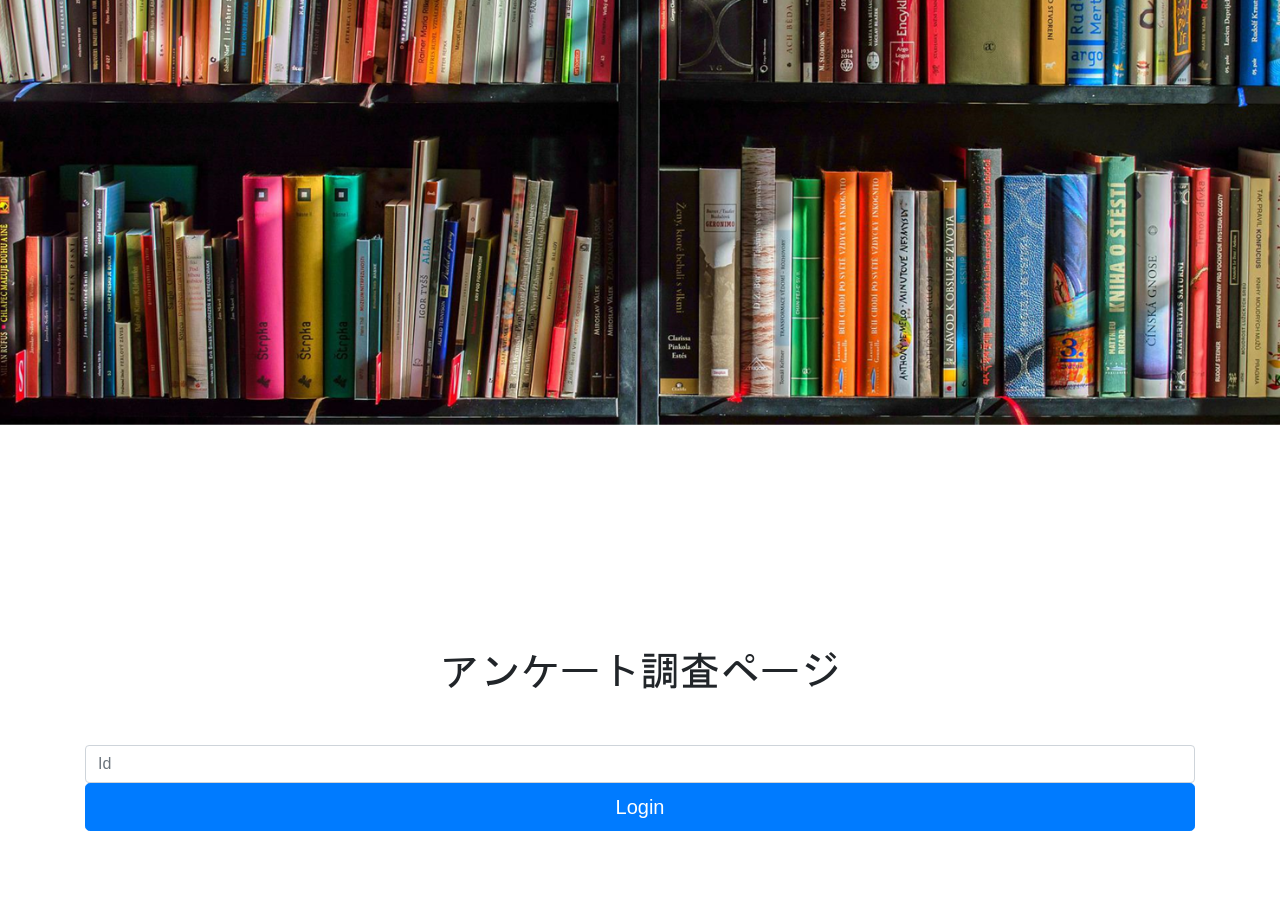
<file: public/index.html>
<!DOCTYPE html>
<html lang="ja">
    <head>
        <meta charset="utf-8">
        <meta name="viewport" content="width=device-width,initial-scale=1"><!--レスポンシブデザインの設定 -->
        <link rel="stylesheet" href="https://stackpath.bootstrapcdn.com/bootstrap/4.3.1/css/bootstrap.min.css"
            integrity="sha384-ggOyR0iXCbMQv3Xipma34MD+dH/1fQ784/j6cY/iJTQUOhcWr7x9JvoRxT2MZw1T" crossorigin="anonymous">
        <script src="https://code.jquery.com/jquery-3.4.1.min.js"
            integrity="sha256-CSXorXvZcTkaix6Yvo6HppcZGetbYMGWSFlBw8HfCJo=" crossorigin="anonymous"></script>
        <script src="https://cdnjs.cloudflare.com/ajax/libs/popper.js/1.14.7/umd/popper.min.js"
            integrity="sha384-UO2eT0CpHqdSJQ6hJty5KVphtPhzWj9WO1clHTMGa3JDZwrnQq4sF86dIHNDz0W1"
            crossorigin="anonymous"></script>
        <script src="https://stackpath.bootstrapcdn.com/bootstrap/4.3.1/js/bootstrap.min.js"
            integrity="sha384-JjSmVgyd0p3pXB1rRibZUAYoIIy6OrQ6VrjIEaFf/nJGzIxFDsf4x0xIM+B07jRM"
            crossorigin="anonymous"></script>
        <link rel="stylesheet" href="./css/login.css">
        <link rel="stylesheet" href="./css/defalut.css">
        <title>chat</title>
    </head>
    <body>
        <!-- 画面に表示されるエリアの開始 -->
        <div class="image_header"><img src="img/header.png"></div>
        <div class="container">
            <div class="page-lock">
                <h1>アンケート調査ページ</h1>
                <div class="page-body">
                    <form action="./question.html" method="GET">
                        <input class="form-control placeholder-no-fix" id="login" type="number" autocomplete="off" placeholder="Id" name="Id" />
                        <button type="next_page" class="btn btn-primary btn-lg btn-block" onclick="login_Click()">Login</button>
                    </form>
                    
                </div>
            </div>
        </div>
        <script type="text/javascript" src="js/setup.js"></script>
        <script type="text/javascript" src="js/debag.js"></script>
    </body><!-- 画面に表示されるエリアの終了 -->
    
</html>
</file>
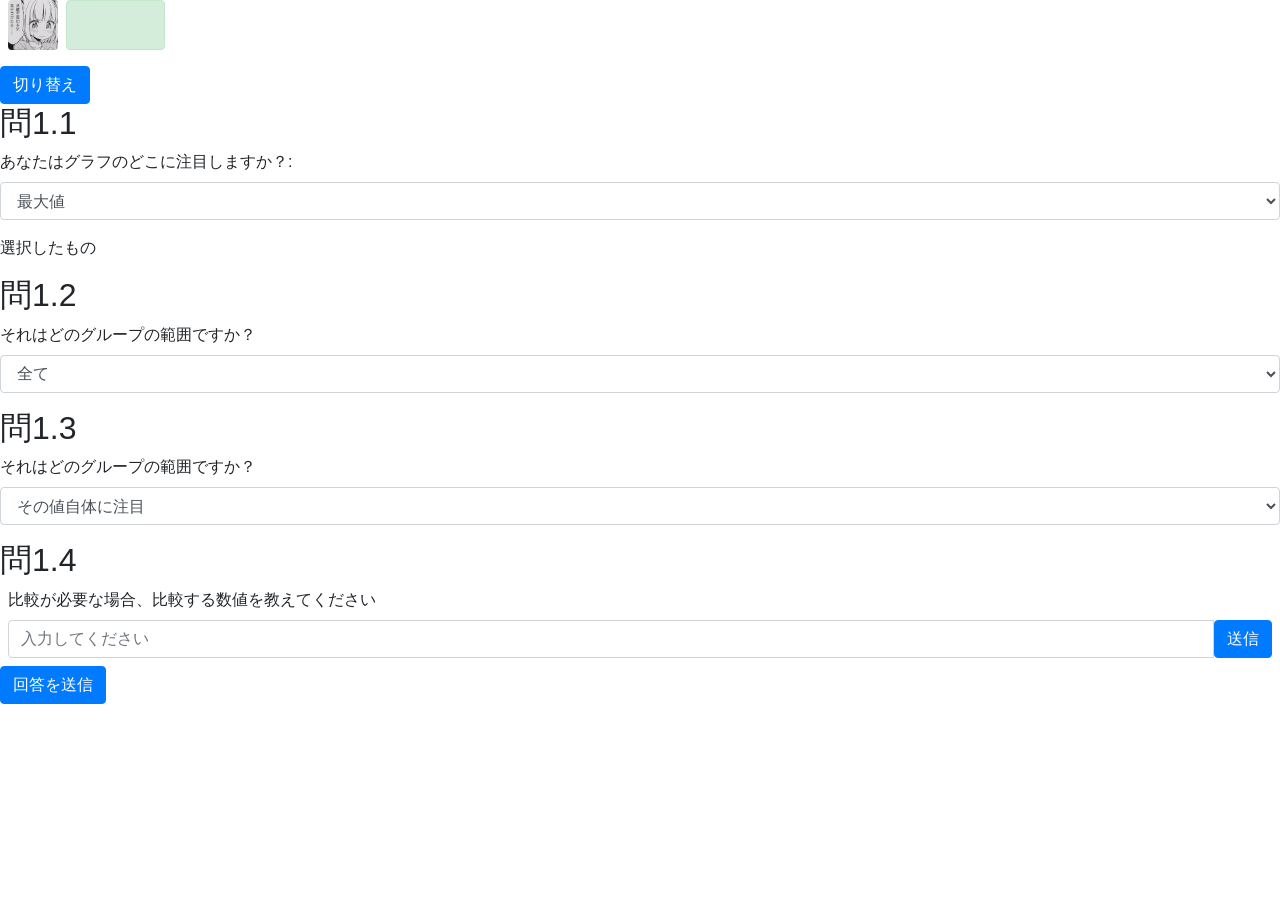
<file: public/question.html>
<!DOCTYPE html>
<html lang="ja">

<head>
    <meta charset="utf-8">
    <meta name="viewport" content="width=device-width,initial-scale=1">
    <!--レスポンシブデザインの設定 -->
    <link rel="stylesheet" href="https://stackpath.bootstrapcdn.com/bootstrap/4.3.1/css/bootstrap.min.css"
        integrity="sha384-ggOyR0iXCbMQv3Xipma34MD+dH/1fQ784/j6cY/iJTQUOhcWr7x9JvoRxT2MZw1T" crossorigin="anonymous">
    <script src="https://code.jquery.com/jquery-3.4.1.min.js"
        integrity="sha256-CSXorXvZcTkaix6Yvo6HppcZGetbYMGWSFlBw8HfCJo=" crossorigin="anonymous"></script>
    <script src="https://cdnjs.cloudflare.com/ajax/libs/popper.js/1.14.7/umd/popper.min.js"
        integrity="sha384-UO2eT0CpHqdSJQ6hJty5KVphtPhzWj9WO1clHTMGa3JDZwrnQq4sF86dIHNDz0W1"
        crossorigin="anonymous"></script>
    <script src="https://stackpath.bootstrapcdn.com/bootstrap/4.3.1/js/bootstrap.min.js"
        integrity="sha384-JjSmVgyd0p3pXB1rRibZUAYoIIy6OrQ6VrjIEaFf/nJGzIxFDsf4x0xIM+B07jRM"
        crossorigin="anonymous"></script>
    <link rel="stylesheet" href="./css/chat.css">
    <title>chat</title>
</head>

<body>
    <!-- 画面に表示されるエリアの開始 -->

    <div id="templates">
        <div class="bot-template d-flex flex-row ml-2 mr-2">
            <div class="operator rounded bg-secondary mr-2"></div>
            <div class="alert alert-success message" role="alert">
                <div class="spinner-grow spinner-grow-sm" role="alert">
                    <span class="sr-only">Loading...</span>
                </div>
                <div class="spinner-grow spinner-grow-sm" role="alert">
                    <span class="sr-only">Loading...</span>
                </div>
                <div class="spinner-grow spinner-grow-sm" role="alert">
                    <span class="sr-only">Loading...</span>
                </div>
            </div>
        </div>
    </div>

    <div id="graph_img"></div>
    <div id="class_img"></div>
    <button id="btn_change_img" class="btn btn-primary" type="button">切り替え</button>

    <h2>問1.1</h2>
    <div class="form-group">
        <label for="q_1">あなたはグラフのどこに注目しますか？:</label>
        <select id="q_1" class="form-control">
            <option value="max">最大値</option>
            <option value="min">最小値</option>
            <option value="sum">合計</option>
            <option value="sorted">順位</option>
            <option value="diff">差</option>
            <option value="each">各値</option>
        </select>
    </div>
    <p>選択したもの <span id="span1"></span></p>
    <h2>問1.2</h2>
    <div class="form-group">
        <label for="q_2">それはどのグループの範囲ですか？</label>
        <select id="q_2" class="form-control">
            <option value="ALL">全て</option>
            <option value="g_1">グループ1</option>
            <option value="g_2">グループ2</option>
            <option value="g_3">グループ3</option>
        </select>

    </div>
    <h2>問1.3</h2>
    <div class="form-group">
        <label for="q_3">それはどのグループの範囲ですか？</label>
        <select id="q_3" class="form-control">
            <option value="equal">その値自体に注目</option>
            <option value="larger">ある値より大きいことに注目</option>
            <option value="smaller">ある値より小さいことに注目</option>
        </select>
    </div>
    <h2>問1.4</h2>
    <div id="container">
        <div id="send" class="m-2">
            <label for="q_4">比較が必要な場合、比較する数値を教えてください</label>
            <div id="input_1" class="input-group">
                <input type="number" name="user_talk" id="q_4" class="form-control" placeholder="入力してください"
                    aria-label="Recipient's username" aria-describedby="button-addon2">
                <button id="send_btn" class="btn btn-primary" type="button" onclick="onClick();">送信</button>
            </div>
        </div>
    </div>
    <button id="send_form" class="btn btn-primary" type="button" onclick="sendform();">回答を送信</button>
    <div id="output"></div>
    <script type="text/javascript" src="js/get_json.js"></script>
    <script type="text/javascript" src="js/print_img.js"></script>
    <script type="text/javascript" src="js/send_output.js"></script>
    <script type="text/javascript" src="js/input_value.js"></script>
    <script type="text/javascript" src="js/debag.js"></script>
</body><!-- 画面に表示されるエリアの終了 -->

</html>
</file>
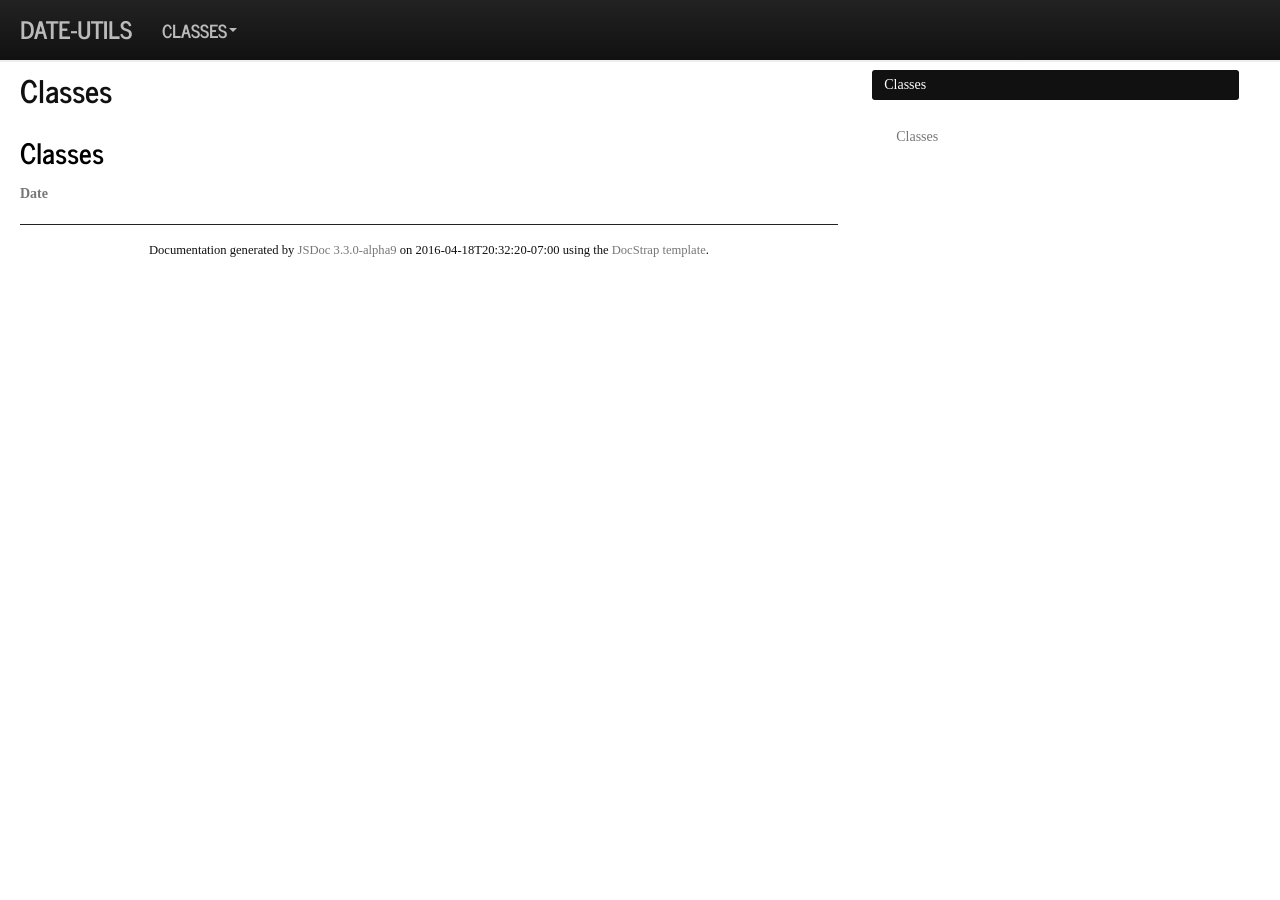
<file: node_modules/date-utils/doc/classes.list.html>
<!DOCTYPE html>

<html lang="en">
<head>
	<meta charset="utf-8">
	<title>Date-Utils Classes</title>

	<!--[if lt IE 9]>
	<script src="//html5shiv.googlecode.com/svn/trunk/html5.js"></script>
	<![endif]-->
	<link type="text/css" rel="stylesheet" href="styles/sunlight.default.css">

	<link type="text/css" rel="stylesheet" href="styles/site.journal.css">

</head>

<body>
<div class="container-fluid">
	<div class="navbar navbar-fixed-top navbar-inverse">
		<div class="navbar-inner">
			<a class="brand" href="index.html">Date-Utils</a>
			<ul class="nav">
				
				<li class="dropdown">
					<a href="classes.list.html" class="dropdown-toggle" data-toggle="dropdown">Classes<b
						class="caret"></b></a>

					<ul class="dropdown-menu ">
						
						<li>
							<a href="Date.html">Date</a>
						</li>
						

					</ul>
				</li>
				
			</ul>
		</div>
	</div>

	<div class="row-fluid">

		
		<div class="span8">
			
				<div id="main">
					


	<h1 class="page-title">Classes</h1>
<section>

<header>
    <h2>
    
    </h2>
    
</header>

<article>
    <div class="container-overview">
    

    
        

        
<dl class="details">
	

	

	

	

	

	

	

	

	



	

	

	

	
</dl>


        
    
    </div>

    

    

    

    
        <h3 class="subsection-title">Classes</h3>

        <dl>
            <dt><a href="Date.html">Date</a></dt>
            <dd></dd>
        </dl>
    

    

    

    

    

    
</article>

</section>




				</div>

				<div class="clearfix"></div>
				<footer>
					
					
		<span class="jsdoc-message">
		Documentation generated by <a href="https://github.com/jsdoc3/jsdoc">JSDoc 3.3.0-alpha9</a>
		on 2016-04-18T20:32:20-07:00 using the <a
			href="https://github.com/terryweiss/docstrap">DocStrap template</a>.
		</span>
				</footer>
			</div>

			
			<div class="span3">
				<div id="toc"></div>
			</div>
			
			<br clear="both">
		</div>

	</div>
	<!--<script src="scripts/sunlight.js"></script>-->
	<script src="scripts/docstrap.lib.js"></script>
	<script src="scripts/bootstrap-dropdown.js"></script>
	<script src="scripts/toc.js"></script>

	<script>
		$( function () {
			$( "[id*='$']" ).each( function () {
				var $this = $( this );

				$this.attr( "id", $this.attr( "id" ).replace( "$", "__" ) );
			} );

			$( "#toc" ).toc( {
				anchorName  : function ( i, heading, prefix ) {
					return $( heading ).attr( "id" ) || ( prefix + i );
				},
				selectors   : "h1,h2,h3,h4",
				showAndHide : false,
				scrollTo    : "100px"
			} );

			$( "#toc>ul" ).addClass( "nav nav-pills nav-stacked" );
			$( "#main span[id^='toc']" ).addClass( "toc-shim" );
			$( '.dropdown-toggle' ).dropdown();
//			$( ".tutorial-section pre, .readme-section pre" ).addClass( "sunlight-highlight-javascript" ).addClass( "linenums" );

			$( ".tutorial-section pre, .readme-section pre" ).each( function () {
				var $this = $( this );

				var example = $this.find( "code" );
				exampleText = example.html();
				var lang = /{@lang (.*?)}/.exec( exampleText );
				if ( lang && lang[1] ) {
					exampleText = exampleText.replace( lang[0], "" );
					example.html( exampleText );
					lang = lang[1];
				} else {
					lang = "javascript";
				}

				if ( lang ) {

					$this
						.addClass( "sunlight-highlight-" + lang )
						.addClass( "linenums" )
						.html( example.html() );

				}
			} );

			Sunlight.highlightAll( {
				lineNumbers : true,
				showMenu : true,
				enableDoclinks : true
			} );
		} );
	 </script>



	<!--Navigation and Symbol Display-->
	


	<!--Google Analytics-->
	

</body>
</html>
</file>
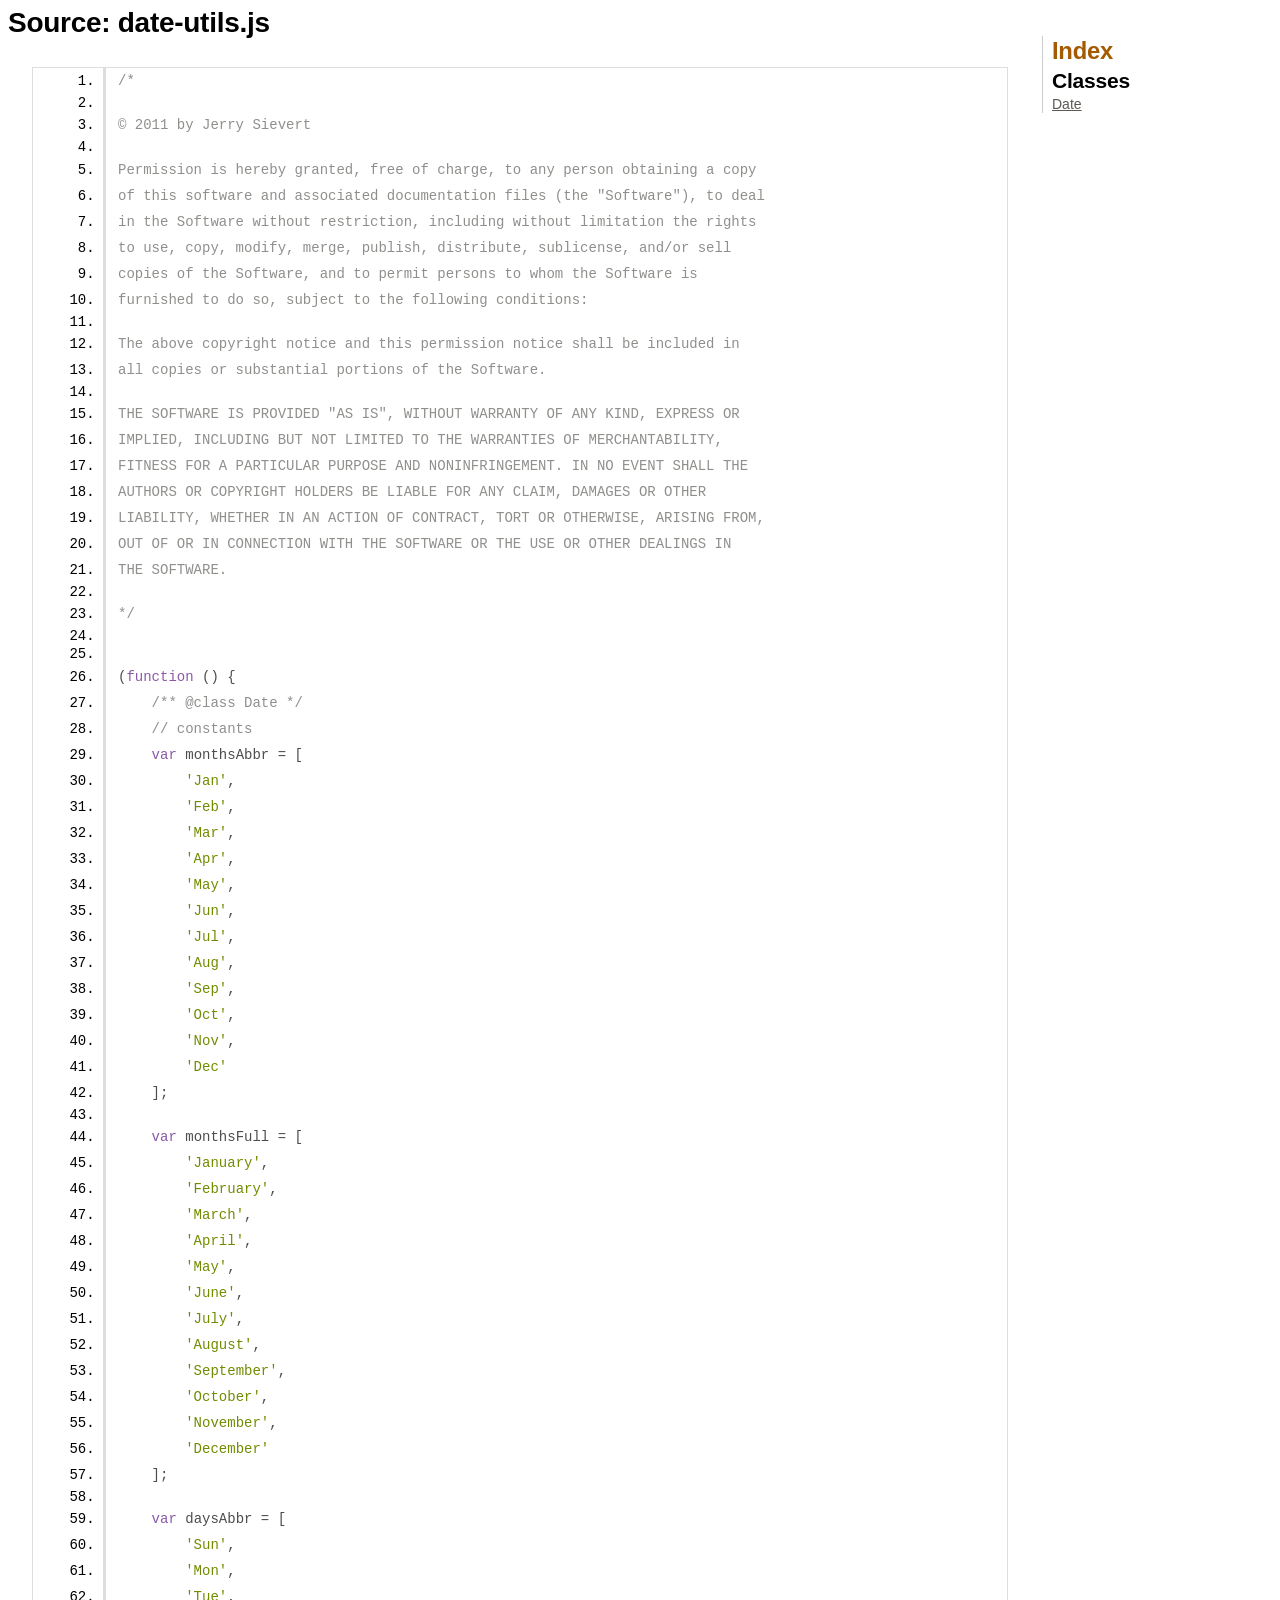
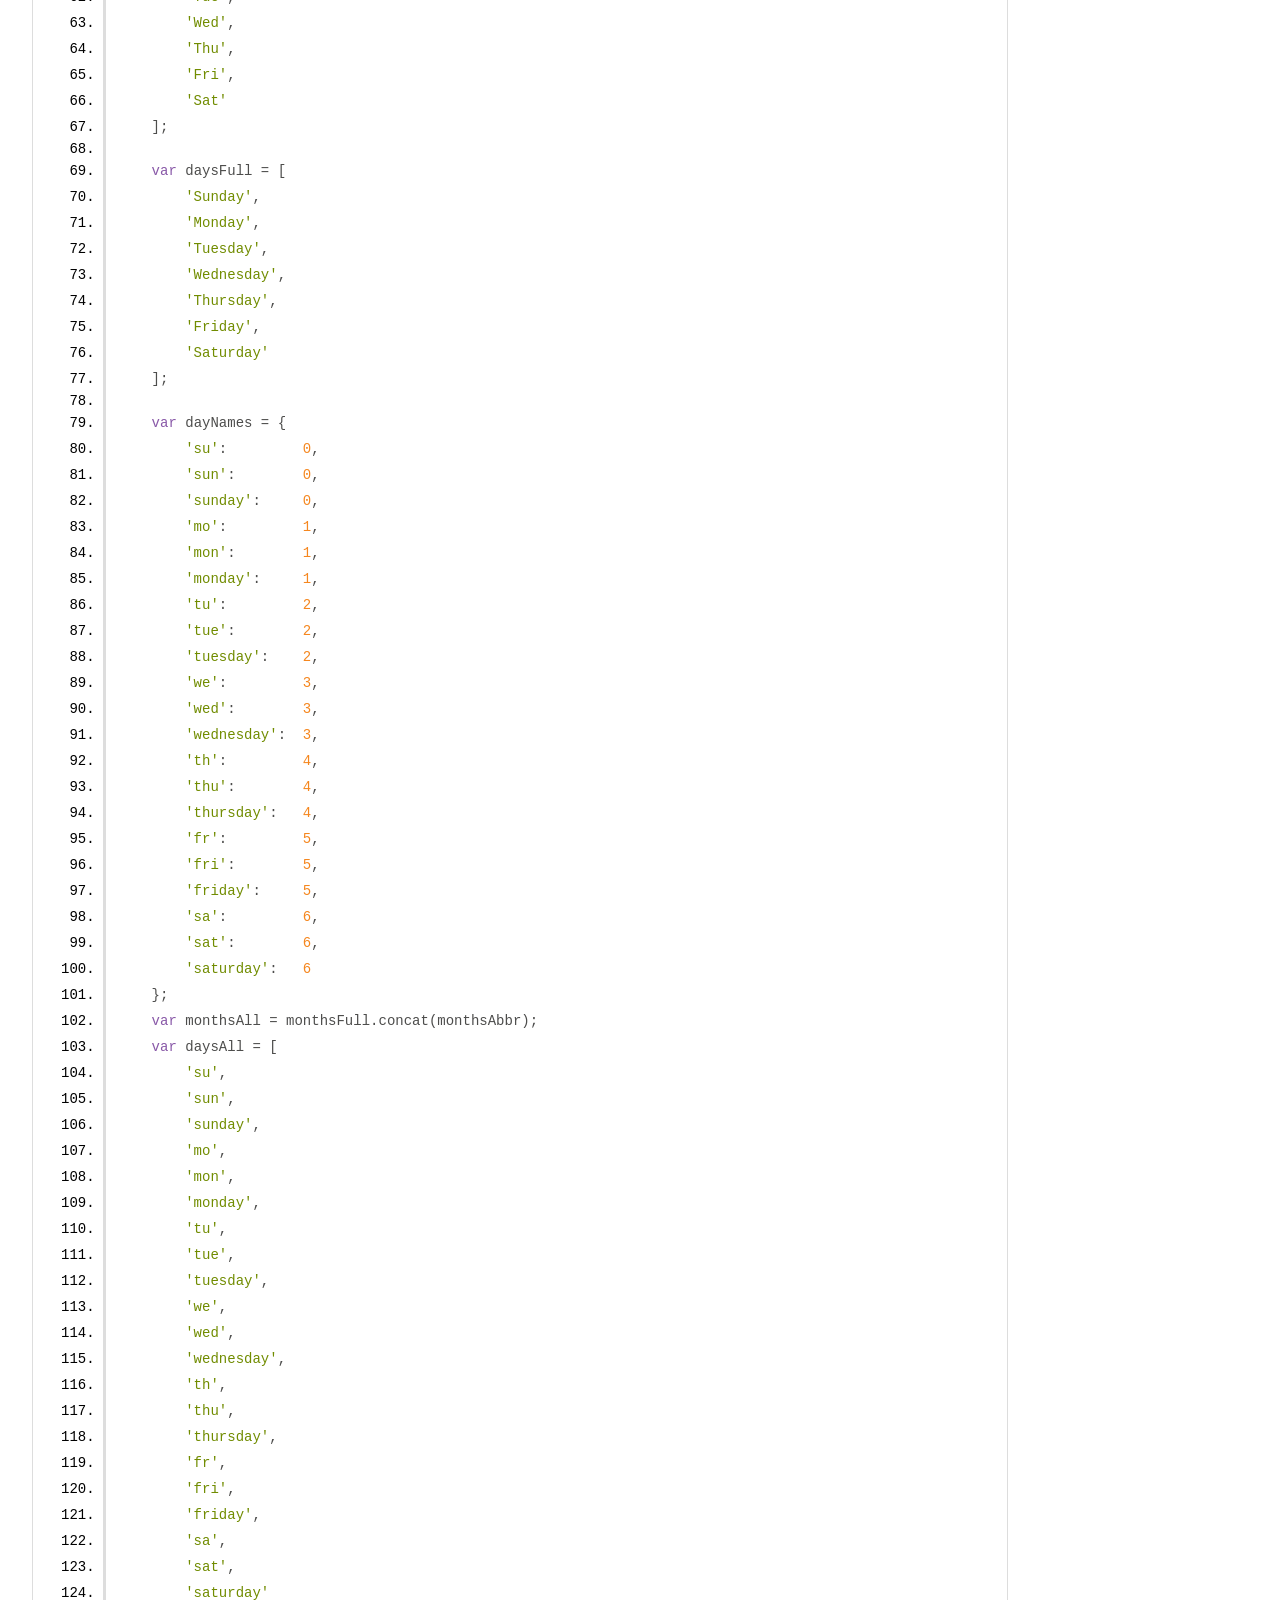
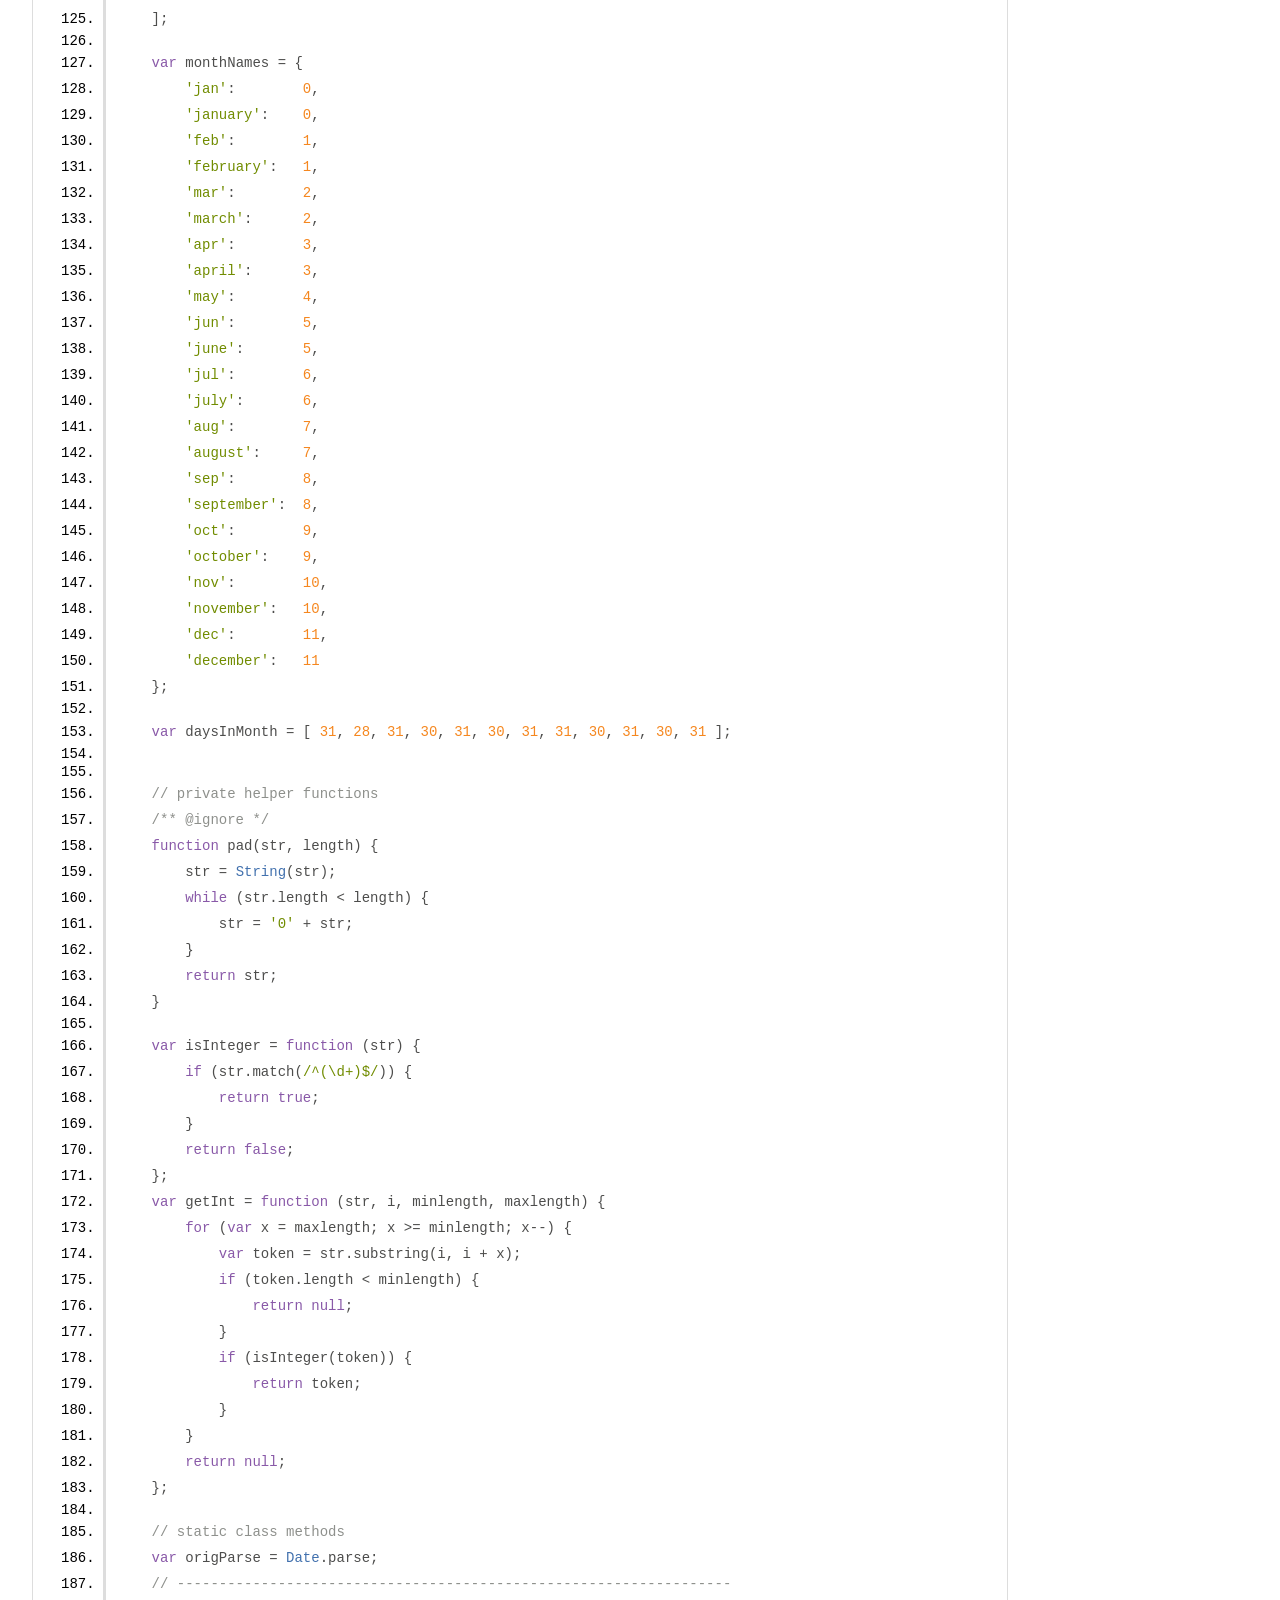
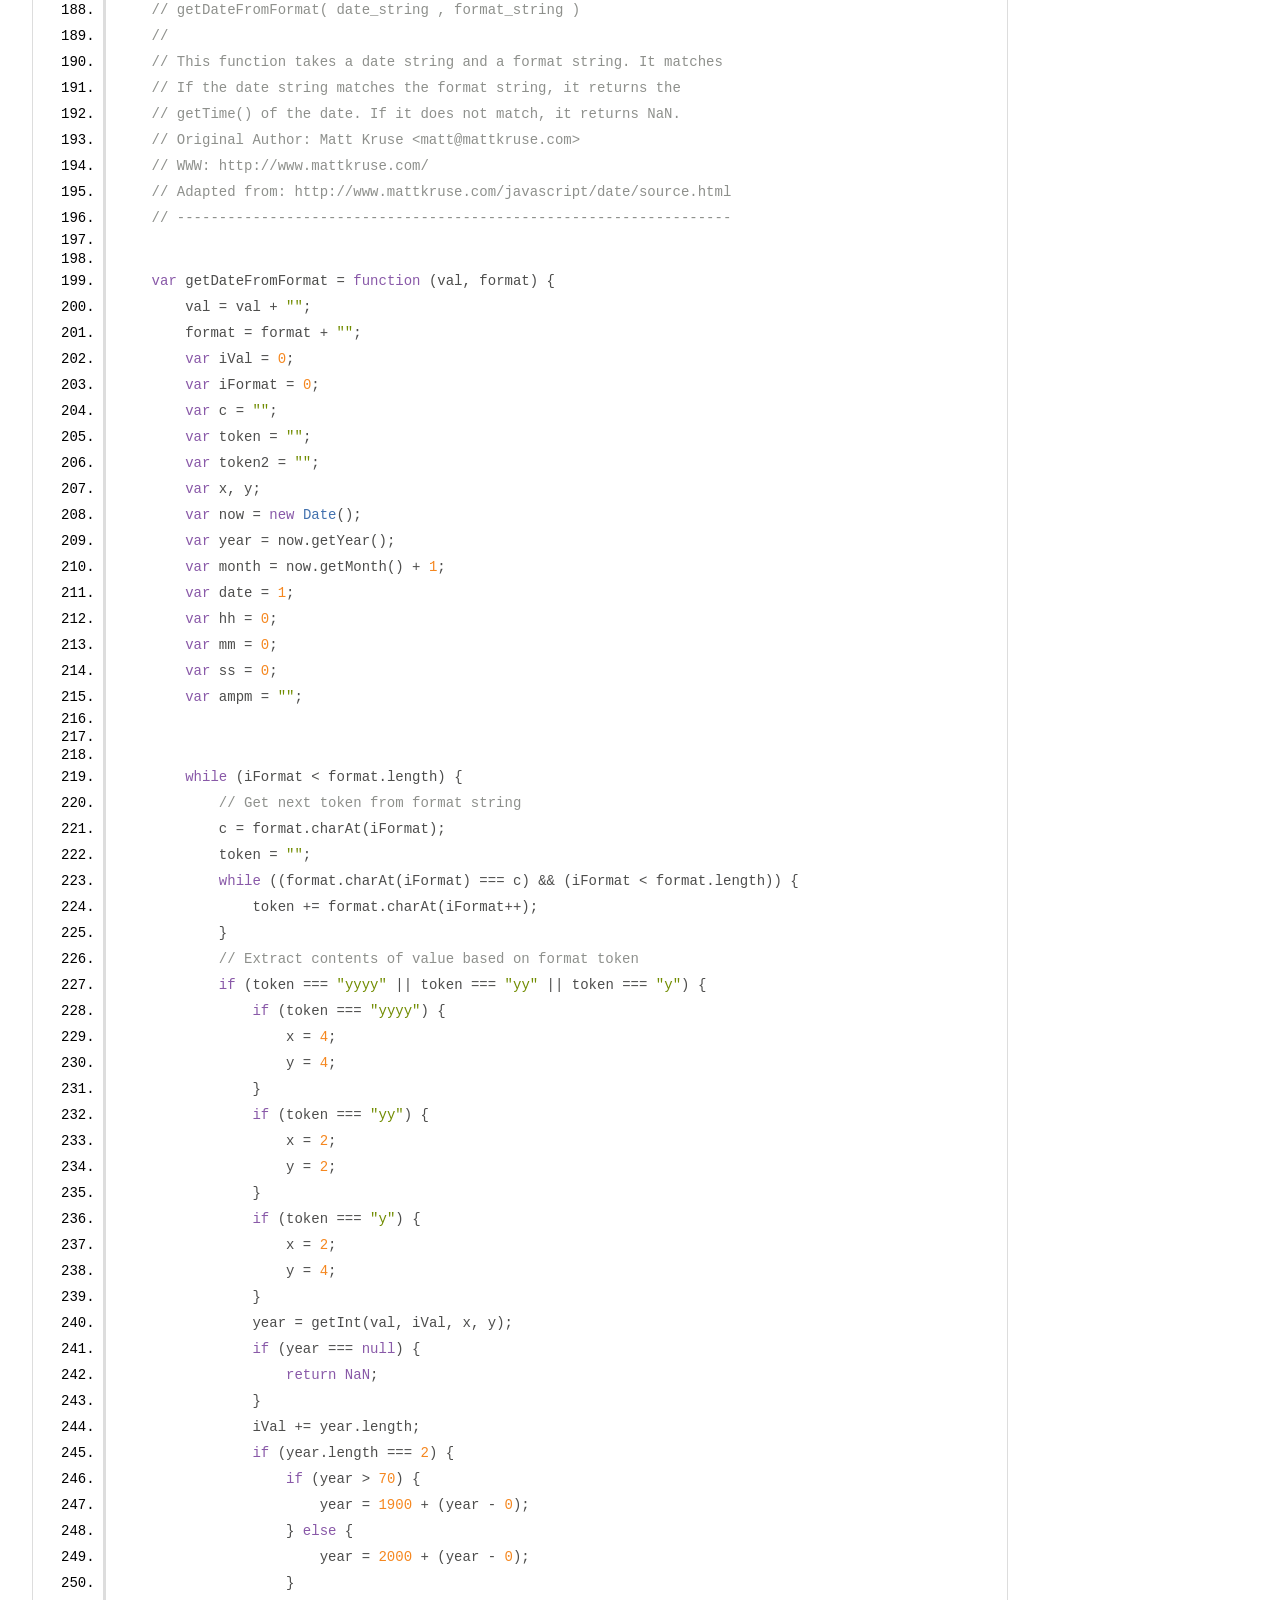
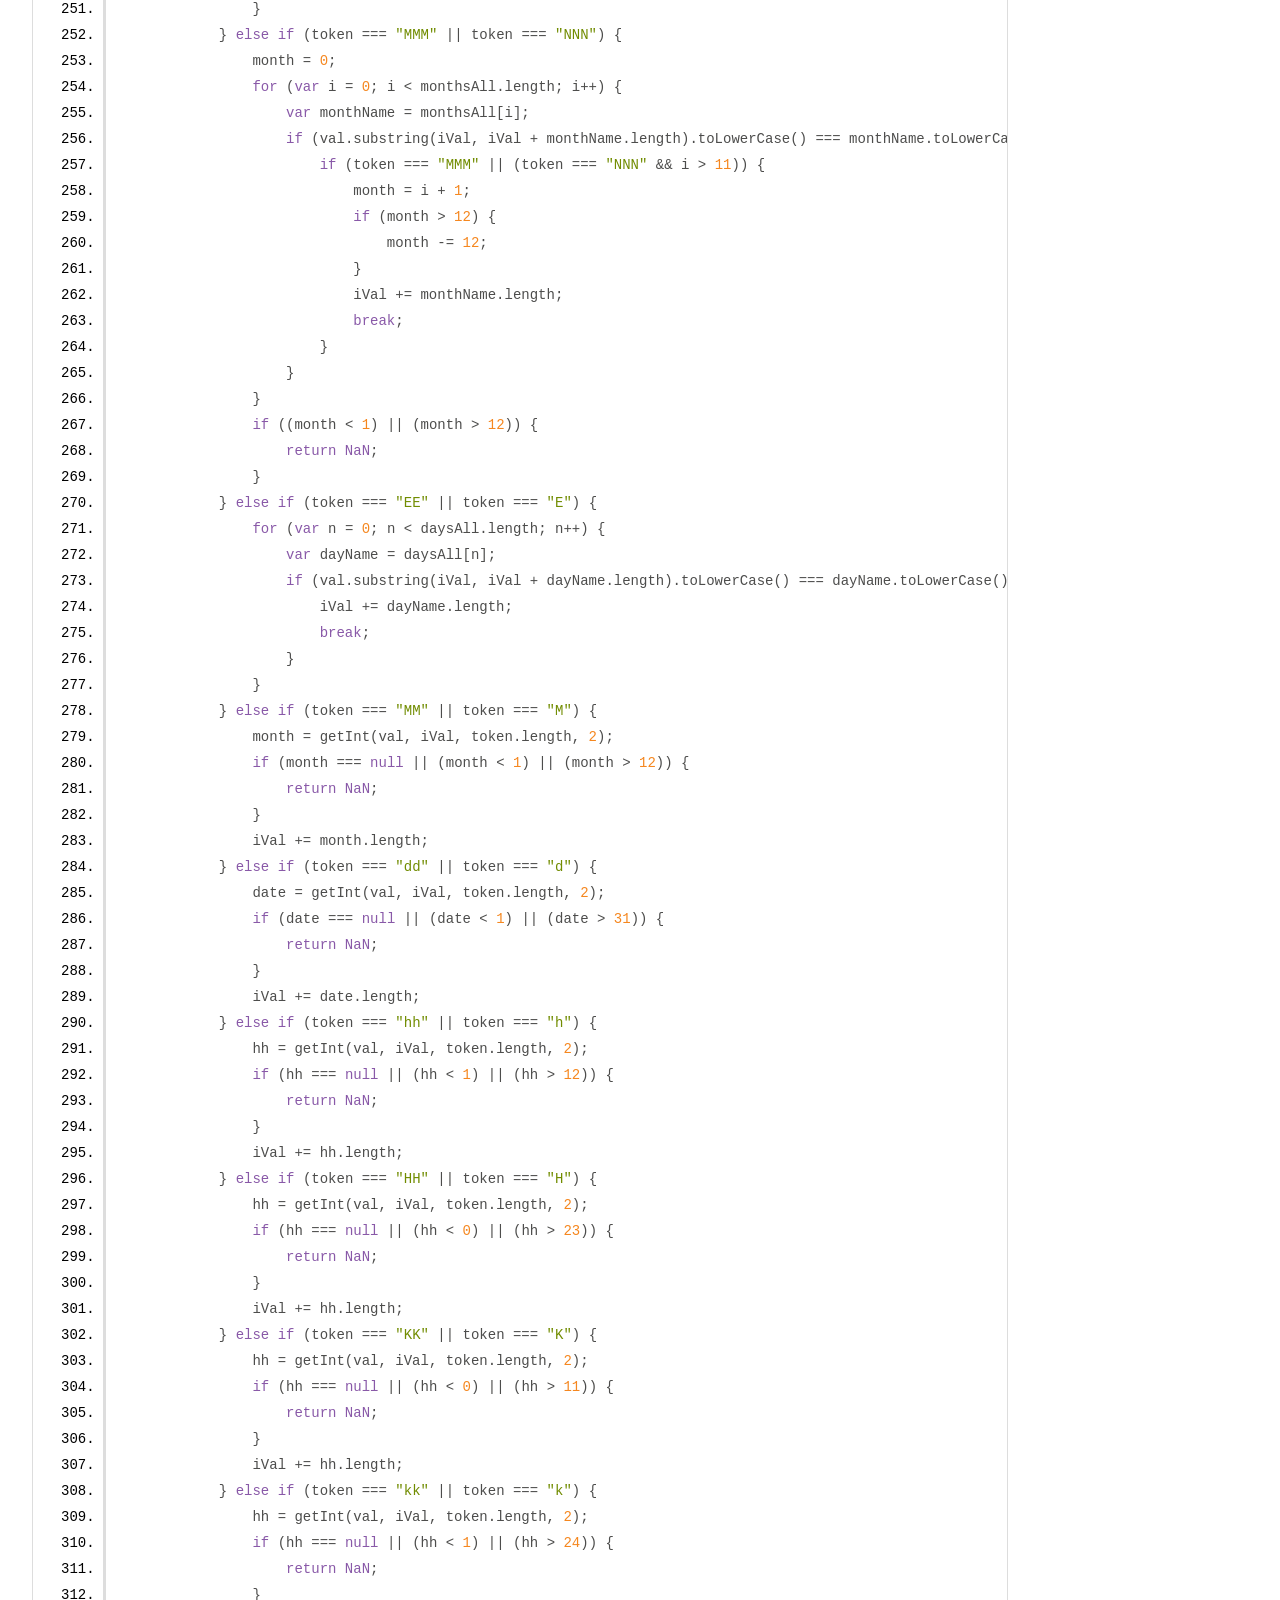
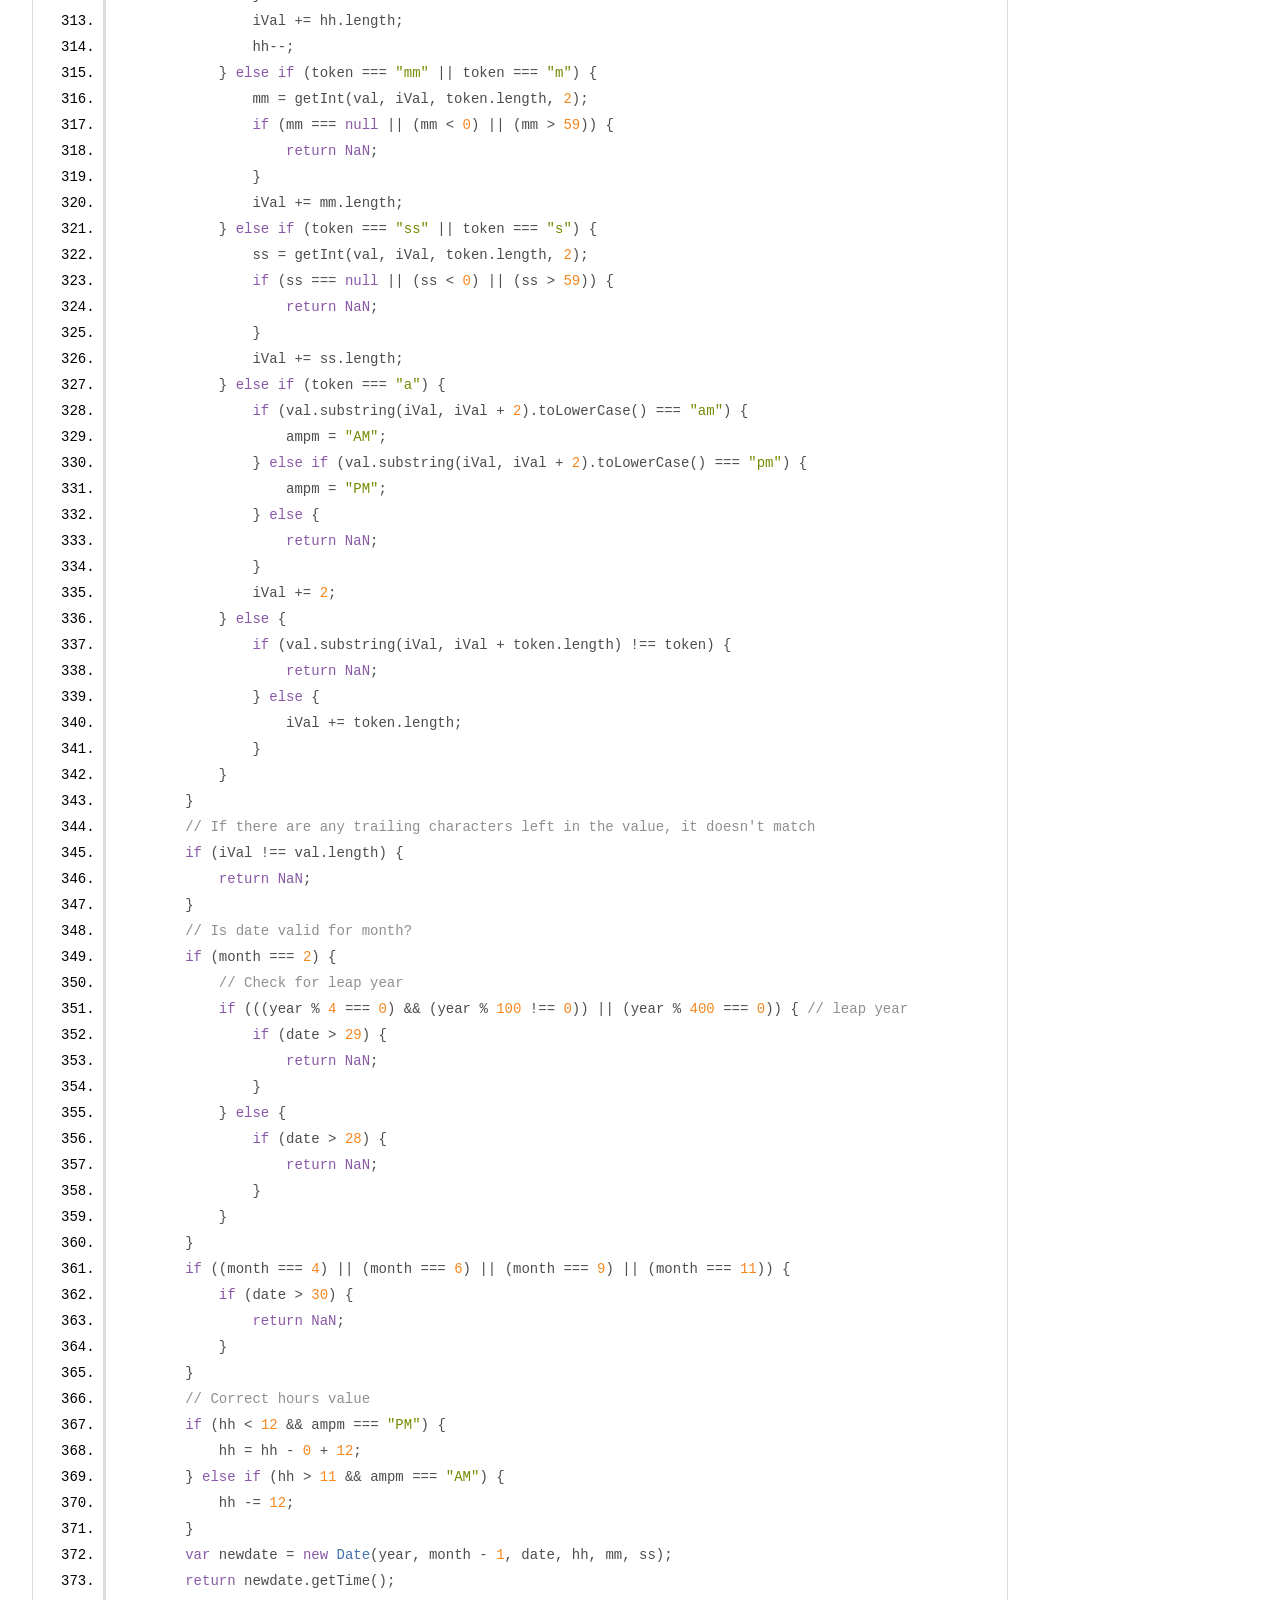
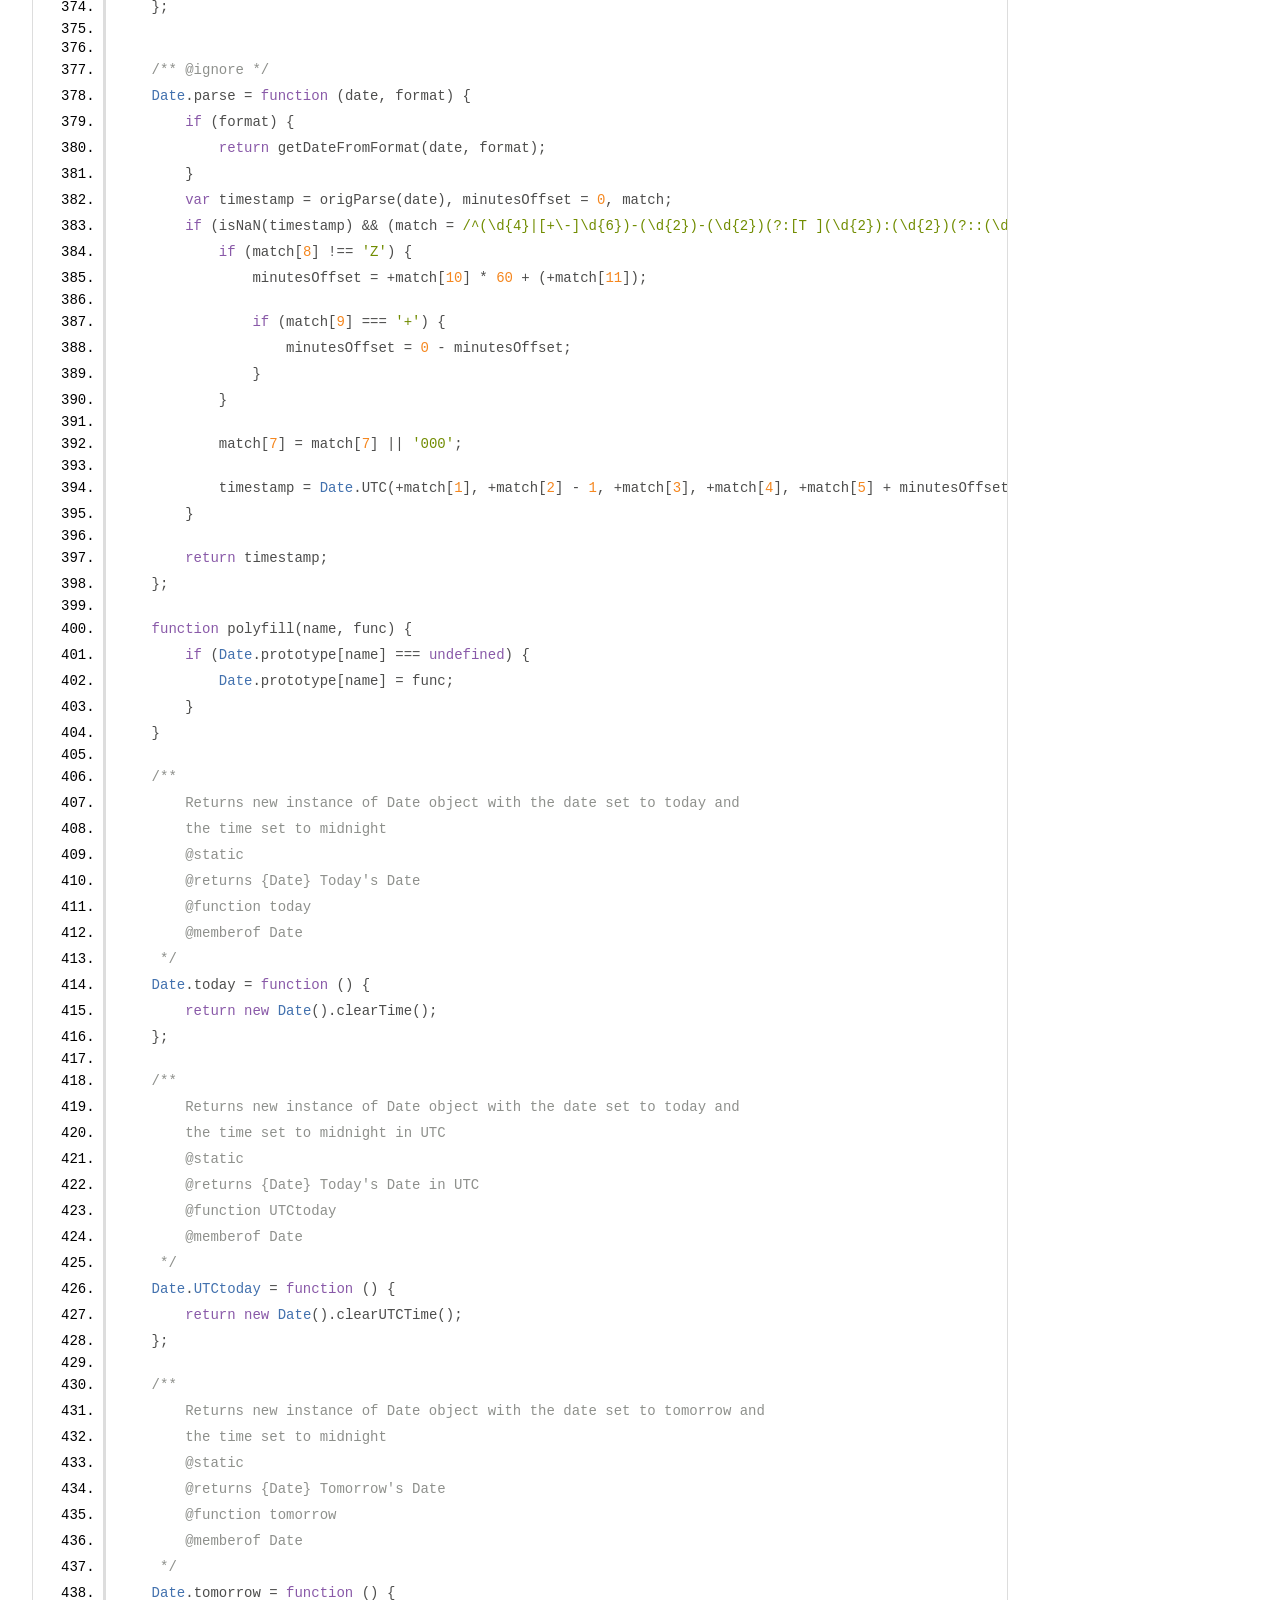
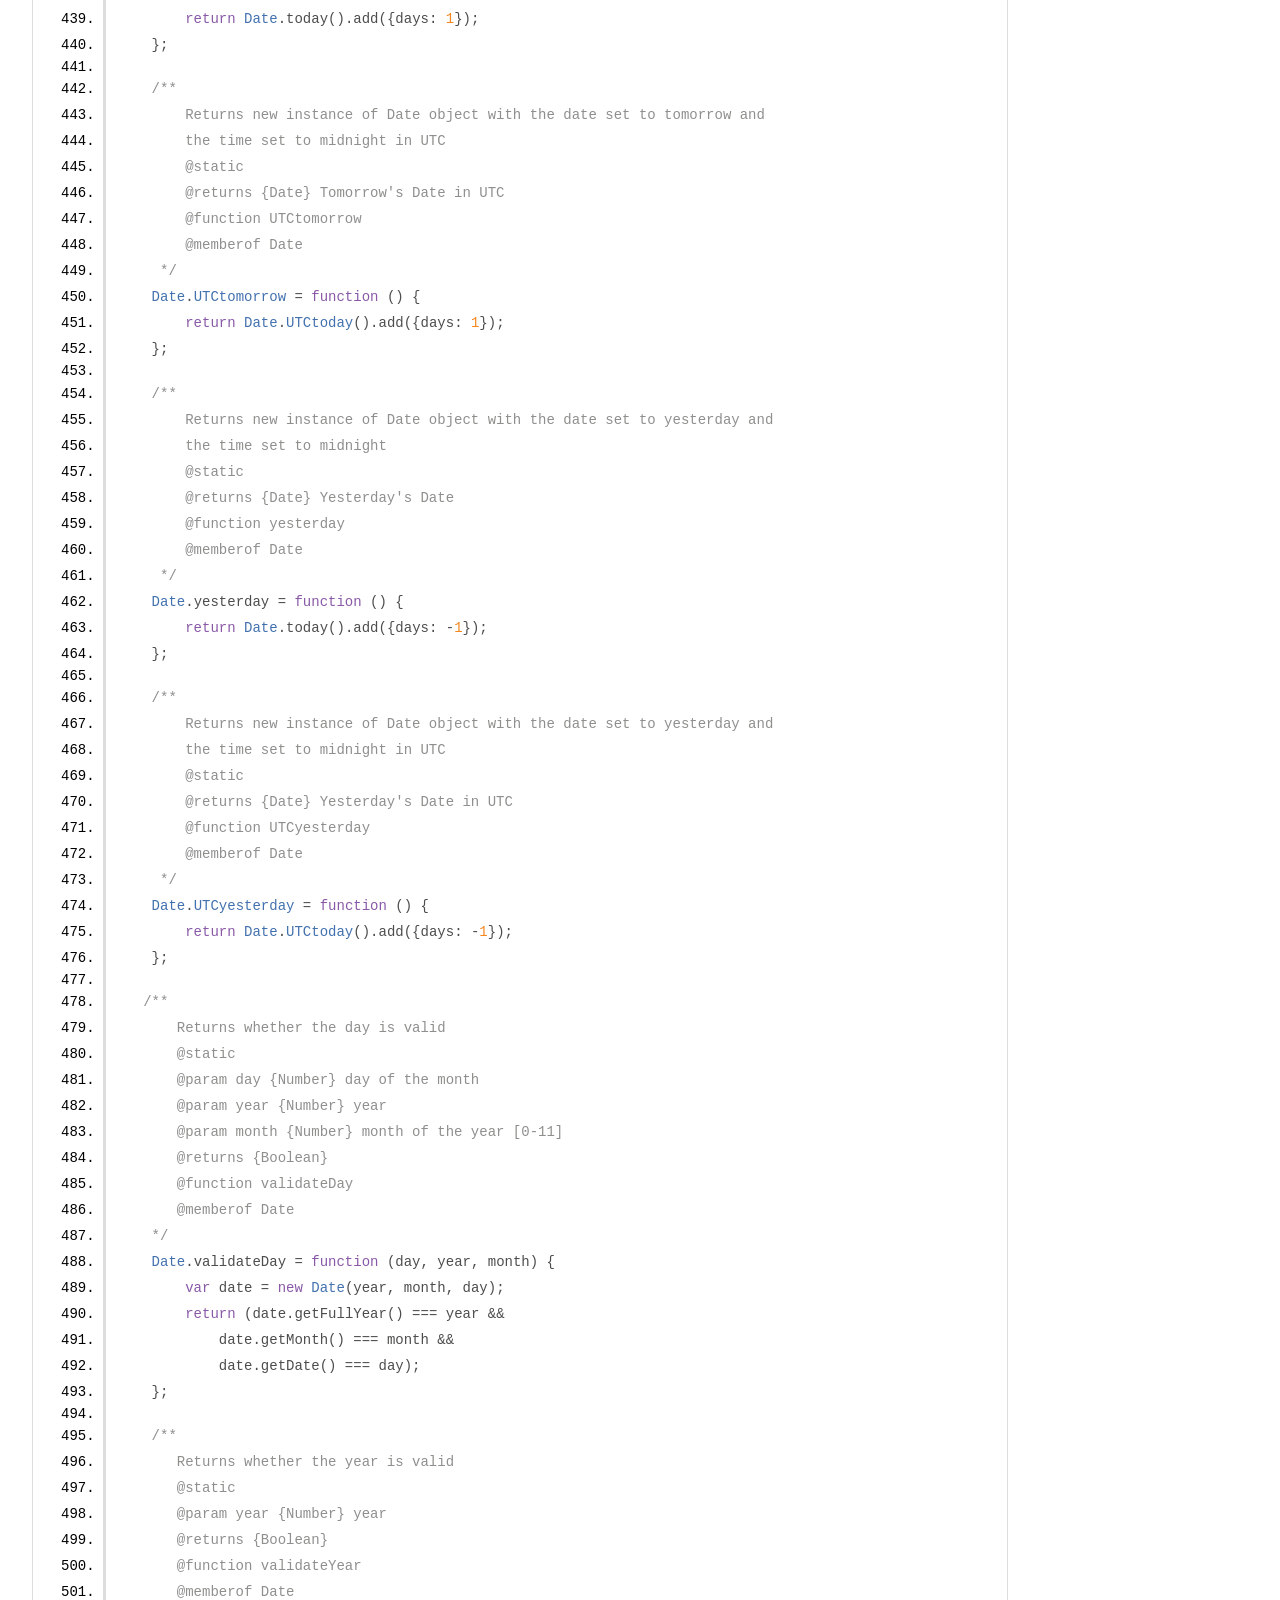
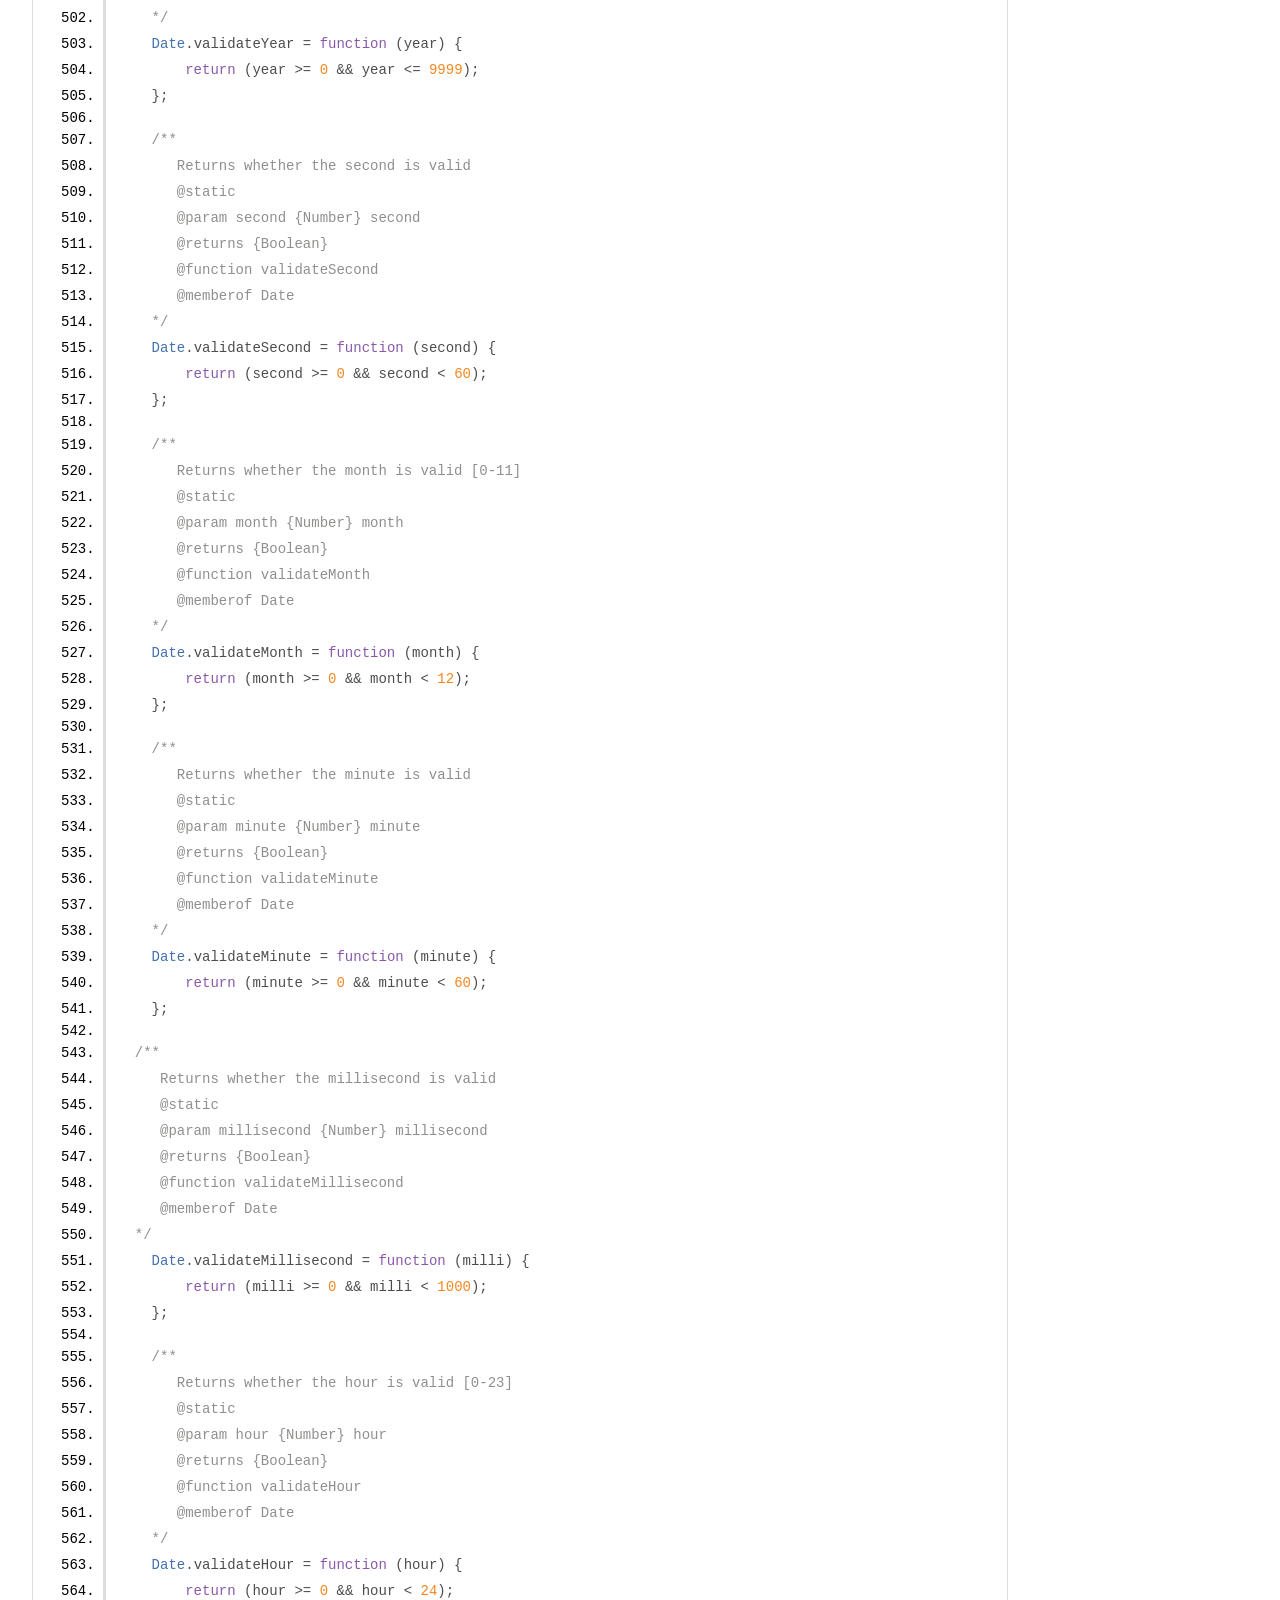
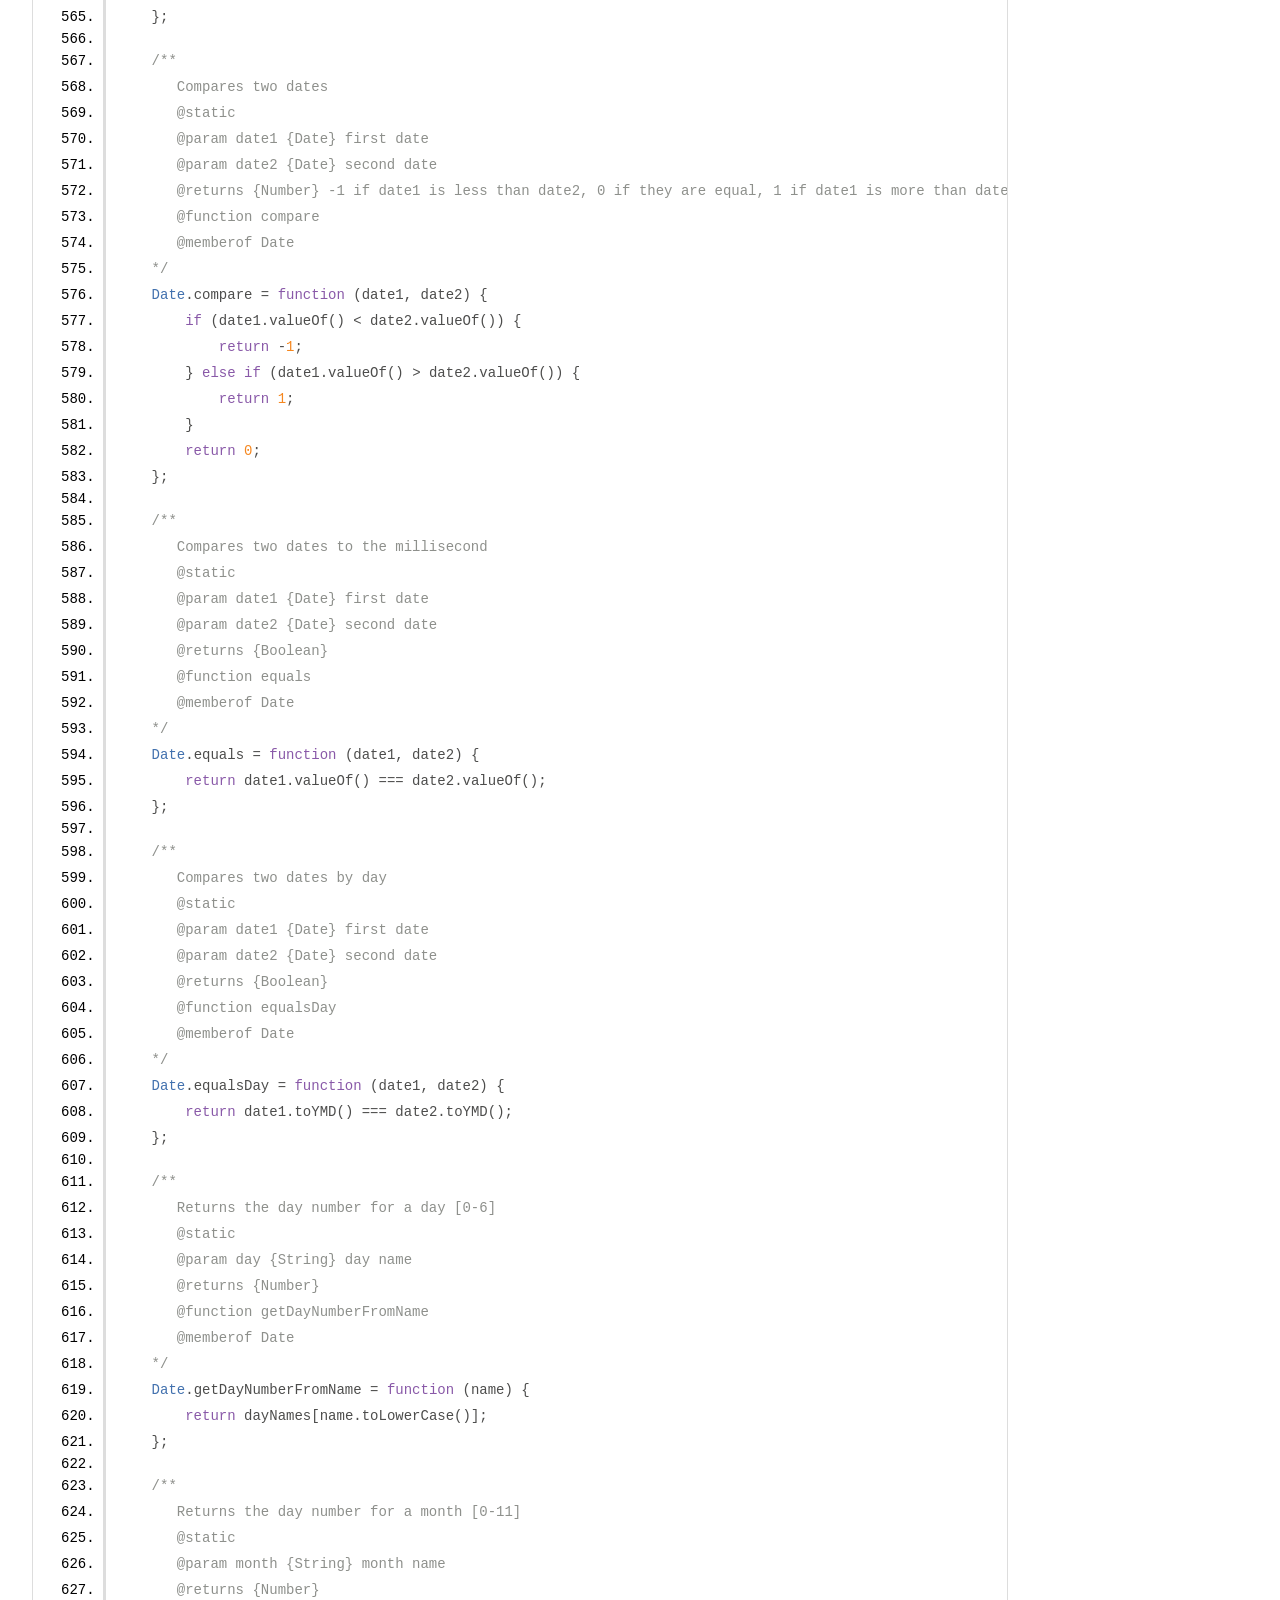
<file: node_modules/date-utils/doc/date-utils.js.html>
<!DOCTYPE html>
<html lang="en">
<head>
    <meta charset="utf-8">
    <title>JSDoc: Source: date-utils.js</title>

    <script src="scripts/prettify/prettify.js"> </script>
    <script src="scripts/prettify/lang-css.js"> </script>
    <!--[if lt IE 9]>
      <script src="//html5shiv.googlecode.com/svn/trunk/html5.js"></script>
    <![endif]-->
    <link type="text/css" rel="stylesheet" href="styles/prettify-tomorrow.css">
    <link type="text/css" rel="stylesheet" href="styles/jsdoc-default.css">
</head>

<body>

<div id="main">

    <h1 class="page-title">Source: date-utils.js</h1>

    


    
    <section>
        <article>
            <pre class="prettyprint source linenums"><code>/*

© 2011 by Jerry Sievert

Permission is hereby granted, free of charge, to any person obtaining a copy
of this software and associated documentation files (the "Software"), to deal
in the Software without restriction, including without limitation the rights
to use, copy, modify, merge, publish, distribute, sublicense, and/or sell
copies of the Software, and to permit persons to whom the Software is
furnished to do so, subject to the following conditions:

The above copyright notice and this permission notice shall be included in
all copies or substantial portions of the Software.

THE SOFTWARE IS PROVIDED "AS IS", WITHOUT WARRANTY OF ANY KIND, EXPRESS OR
IMPLIED, INCLUDING BUT NOT LIMITED TO THE WARRANTIES OF MERCHANTABILITY,
FITNESS FOR A PARTICULAR PURPOSE AND NONINFRINGEMENT. IN NO EVENT SHALL THE
AUTHORS OR COPYRIGHT HOLDERS BE LIABLE FOR ANY CLAIM, DAMAGES OR OTHER
LIABILITY, WHETHER IN AN ACTION OF CONTRACT, TORT OR OTHERWISE, ARISING FROM,
OUT OF OR IN CONNECTION WITH THE SOFTWARE OR THE USE OR OTHER DEALINGS IN
THE SOFTWARE.

*/


(function () {
    /** @class Date */
    // constants
    var monthsAbbr = [
        'Jan',
        'Feb',
        'Mar',
        'Apr',
        'May',
        'Jun',
        'Jul',
        'Aug',
        'Sep',
        'Oct',
        'Nov',
        'Dec'
    ];

    var monthsFull = [
        'January',
        'February',
        'March',
        'April',
        'May',
        'June',
        'July',
        'August',
        'September',
        'October',
        'November',
        'December'
    ];

    var daysAbbr = [
        'Sun',
        'Mon',
        'Tue',
        'Wed',
        'Thu',
        'Fri',
        'Sat'
    ];

    var daysFull = [
        'Sunday',
        'Monday',
        'Tuesday',
        'Wednesday',
        'Thursday',
        'Friday',
        'Saturday'
    ];

    var dayNames = {
        'su':         0,
        'sun':        0,
        'sunday':     0,
        'mo':         1,
        'mon':        1,
        'monday':     1,
        'tu':         2,
        'tue':        2,
        'tuesday':    2,
        'we':         3,
        'wed':        3,
        'wednesday':  3,
        'th':         4,
        'thu':        4,
        'thursday':   4,
        'fr':         5,
        'fri':        5,
        'friday':     5,
        'sa':         6,
        'sat':        6,
        'saturday':   6
    };
    var monthsAll = monthsFull.concat(monthsAbbr);
    var daysAll = [
        'su',
        'sun',
        'sunday',
        'mo',
        'mon',
        'monday',
        'tu',
        'tue',
        'tuesday',
        'we',
        'wed',
        'wednesday',
        'th',
        'thu',
        'thursday',
        'fr',
        'fri',
        'friday',
        'sa',
        'sat',
        'saturday'
    ];

    var monthNames = {
        'jan':        0,
        'january':    0,
        'feb':        1,
        'february':   1,
        'mar':        2,
        'march':      2,
        'apr':        3,
        'april':      3,
        'may':        4,
        'jun':        5,
        'june':       5,
        'jul':        6,
        'july':       6,
        'aug':        7,
        'august':     7,
        'sep':        8,
        'september':  8,
        'oct':        9,
        'october':    9,
        'nov':        10,
        'november':   10,
        'dec':        11,
        'december':   11
    };

    var daysInMonth = [ 31, 28, 31, 30, 31, 30, 31, 31, 30, 31, 30, 31 ];


    // private helper functions
    /** @ignore */
    function pad(str, length) {
        str = String(str);
        while (str.length &lt; length) {
            str = '0' + str;
        }
        return str;
    }

    var isInteger = function (str) {
        if (str.match(/^(\d+)$/)) {
            return true;
        }
        return false;
    };
    var getInt = function (str, i, minlength, maxlength) {
        for (var x = maxlength; x >= minlength; x--) {
            var token = str.substring(i, i + x);
            if (token.length &lt; minlength) {
                return null;
            }
            if (isInteger(token)) {
                return token;
            }
        }
        return null;
    };

    // static class methods
    var origParse = Date.parse;
    // ------------------------------------------------------------------
    // getDateFromFormat( date_string , format_string )
    //
    // This function takes a date string and a format string. It matches
    // If the date string matches the format string, it returns the
    // getTime() of the date. If it does not match, it returns NaN.
    // Original Author: Matt Kruse &lt;matt@mattkruse.com>
    // WWW: http://www.mattkruse.com/
    // Adapted from: http://www.mattkruse.com/javascript/date/source.html
    // ------------------------------------------------------------------


    var getDateFromFormat = function (val, format) {
        val = val + "";
        format = format + "";
        var iVal = 0;
        var iFormat = 0;
        var c = "";
        var token = "";
        var token2 = "";
        var x, y;
        var now = new Date();
        var year = now.getYear();
        var month = now.getMonth() + 1;
        var date = 1;
        var hh = 0;
        var mm = 0;
        var ss = 0;
        var ampm = "";



        while (iFormat &lt; format.length) {
            // Get next token from format string
            c = format.charAt(iFormat);
            token = "";
            while ((format.charAt(iFormat) === c) &amp;&amp; (iFormat &lt; format.length)) {
                token += format.charAt(iFormat++);
            }
            // Extract contents of value based on format token
            if (token === "yyyy" || token === "yy" || token === "y") {
                if (token === "yyyy") {
                    x = 4;
                    y = 4;
                }
                if (token === "yy") {
                    x = 2;
                    y = 2;
                }
                if (token === "y") {
                    x = 2;
                    y = 4;
                }
                year = getInt(val, iVal, x, y);
                if (year === null) {
                    return NaN;
                }
                iVal += year.length;
                if (year.length === 2) {
                    if (year > 70) {
                        year = 1900 + (year - 0);
                    } else {
                        year = 2000 + (year - 0);
                    }
                }
            } else if (token === "MMM" || token === "NNN") {
                month = 0;
                for (var i = 0; i &lt; monthsAll.length; i++) {
                    var monthName = monthsAll[i];
                    if (val.substring(iVal, iVal + monthName.length).toLowerCase() === monthName.toLowerCase()) {
                        if (token === "MMM" || (token === "NNN" &amp;&amp; i > 11)) {
                            month = i + 1;
                            if (month > 12) {
                                month -= 12;
                            }
                            iVal += monthName.length;
                            break;
                        }
                    }
                }
                if ((month &lt; 1) || (month > 12)) {
                    return NaN;
                }
            } else if (token === "EE" || token === "E") {
                for (var n = 0; n &lt; daysAll.length; n++) {
                    var dayName = daysAll[n];
                    if (val.substring(iVal, iVal + dayName.length).toLowerCase() === dayName.toLowerCase()) {
                        iVal += dayName.length;
                        break;
                    }
                }
            } else if (token === "MM" || token === "M") {
                month = getInt(val, iVal, token.length, 2);
                if (month === null || (month &lt; 1) || (month > 12)) {
                    return NaN;
                }
                iVal += month.length;
            } else if (token === "dd" || token === "d") {
                date = getInt(val, iVal, token.length, 2);
                if (date === null || (date &lt; 1) || (date > 31)) {
                    return NaN;
                }
                iVal += date.length;
            } else if (token === "hh" || token === "h") {
                hh = getInt(val, iVal, token.length, 2);
                if (hh === null || (hh &lt; 1) || (hh > 12)) {
                    return NaN;
                }
                iVal += hh.length;
            } else if (token === "HH" || token === "H") {
                hh = getInt(val, iVal, token.length, 2);
                if (hh === null || (hh &lt; 0) || (hh > 23)) {
                    return NaN;
                }
                iVal += hh.length;
            } else if (token === "KK" || token === "K") {
                hh = getInt(val, iVal, token.length, 2);
                if (hh === null || (hh &lt; 0) || (hh > 11)) {
                    return NaN;
                }
                iVal += hh.length;
            } else if (token === "kk" || token === "k") {
                hh = getInt(val, iVal, token.length, 2);
                if (hh === null || (hh &lt; 1) || (hh > 24)) {
                    return NaN;
                }
                iVal += hh.length;
                hh--;
            } else if (token === "mm" || token === "m") {
                mm = getInt(val, iVal, token.length, 2);
                if (mm === null || (mm &lt; 0) || (mm > 59)) {
                    return NaN;
                }
                iVal += mm.length;
            } else if (token === "ss" || token === "s") {
                ss = getInt(val, iVal, token.length, 2);
                if (ss === null || (ss &lt; 0) || (ss > 59)) {
                    return NaN;
                }
                iVal += ss.length;
            } else if (token === "a") {
                if (val.substring(iVal, iVal + 2).toLowerCase() === "am") {
                    ampm = "AM";
                } else if (val.substring(iVal, iVal + 2).toLowerCase() === "pm") {
                    ampm = "PM";
                } else {
                    return NaN;
                }
                iVal += 2;
            } else {
                if (val.substring(iVal, iVal + token.length) !== token) {
                    return NaN;
                } else {
                    iVal += token.length;
                }
            }
        }
        // If there are any trailing characters left in the value, it doesn't match
        if (iVal !== val.length) {
            return NaN;
        }
        // Is date valid for month?
        if (month === 2) {
            // Check for leap year
            if (((year % 4 === 0) &amp;&amp; (year % 100 !== 0)) || (year % 400 === 0)) { // leap year
                if (date > 29) {
                    return NaN;
                }
            } else {
                if (date > 28) {
                    return NaN;
                }
            }
        }
        if ((month === 4) || (month === 6) || (month === 9) || (month === 11)) {
            if (date > 30) {
                return NaN;
            }
        }
        // Correct hours value
        if (hh &lt; 12 &amp;&amp; ampm === "PM") {
            hh = hh - 0 + 12;
        } else if (hh > 11 &amp;&amp; ampm === "AM") {
            hh -= 12;
        }
        var newdate = new Date(year, month - 1, date, hh, mm, ss);
        return newdate.getTime();
    };


    /** @ignore */
    Date.parse = function (date, format) {
        if (format) {
            return getDateFromFormat(date, format);
        }
        var timestamp = origParse(date), minutesOffset = 0, match;
        if (isNaN(timestamp) &amp;&amp; (match = /^(\d{4}|[+\-]\d{6})-(\d{2})-(\d{2})(?:[T ](\d{2}):(\d{2})(?::(\d{2})(?:\.(\d{3,}))?)?(?:(Z)|([+\-])(\d{2})(?::?(\d{2}))?))?/.exec(date))) {
            if (match[8] !== 'Z') {
                minutesOffset = +match[10] * 60 + (+match[11]);

                if (match[9] === '+') {
                    minutesOffset = 0 - minutesOffset;
                }
            }

            match[7] = match[7] || '000';

            timestamp = Date.UTC(+match[1], +match[2] - 1, +match[3], +match[4], +match[5] + minutesOffset, +match[6], +match[7].substr(0, 3));
        }

        return timestamp;
    };

    function polyfill(name, func) {
        if (Date.prototype[name] === undefined) {
            Date.prototype[name] = func;
        }
    }

    /**
        Returns new instance of Date object with the date set to today and
        the time set to midnight
        @static
        @returns {Date} Today's Date
        @function today
        @memberof Date
     */
    Date.today = function () {
        return new Date().clearTime();
    };

    /**
        Returns new instance of Date object with the date set to today and
        the time set to midnight in UTC
        @static
        @returns {Date} Today's Date in UTC
        @function UTCtoday
        @memberof Date
     */
    Date.UTCtoday = function () {
        return new Date().clearUTCTime();
    };

    /**
        Returns new instance of Date object with the date set to tomorrow and
        the time set to midnight
        @static
        @returns {Date} Tomorrow's Date
        @function tomorrow
        @memberof Date
     */
    Date.tomorrow = function () {
        return Date.today().add({days: 1});
    };

    /**
        Returns new instance of Date object with the date set to tomorrow and
        the time set to midnight in UTC
        @static
        @returns {Date} Tomorrow's Date in UTC
        @function UTCtomorrow
        @memberof Date
     */
    Date.UTCtomorrow = function () {
        return Date.UTCtoday().add({days: 1});
    };

    /**
        Returns new instance of Date object with the date set to yesterday and
        the time set to midnight
        @static
        @returns {Date} Yesterday's Date
        @function yesterday
        @memberof Date
     */
    Date.yesterday = function () {
        return Date.today().add({days: -1});
    };

    /**
        Returns new instance of Date object with the date set to yesterday and
        the time set to midnight in UTC
        @static
        @returns {Date} Yesterday's Date in UTC
        @function UTCyesterday
        @memberof Date
     */
    Date.UTCyesterday = function () {
        return Date.UTCtoday().add({days: -1});
    };

   /**
       Returns whether the day is valid
       @static
       @param day {Number} day of the month
       @param year {Number} year
       @param month {Number} month of the year [0-11]
       @returns {Boolean}
       @function validateDay
       @memberof Date
    */
    Date.validateDay = function (day, year, month) {
        var date = new Date(year, month, day);
        return (date.getFullYear() === year &amp;&amp;
            date.getMonth() === month &amp;&amp;
            date.getDate() === day);
    };

    /**
       Returns whether the year is valid
       @static
       @param year {Number} year
       @returns {Boolean}
       @function validateYear
       @memberof Date
    */
    Date.validateYear = function (year) {
        return (year >= 0 &amp;&amp; year &lt;= 9999);
    };

    /**
       Returns whether the second is valid
       @static
       @param second {Number} second
       @returns {Boolean}
       @function validateSecond
       @memberof Date
    */
    Date.validateSecond = function (second) {
        return (second >= 0 &amp;&amp; second &lt; 60);
    };

    /**
       Returns whether the month is valid [0-11]
       @static
       @param month {Number} month
       @returns {Boolean}
       @function validateMonth
       @memberof Date
    */
    Date.validateMonth = function (month) {
        return (month >= 0 &amp;&amp; month &lt; 12);
    };

    /**
       Returns whether the minute is valid
       @static
       @param minute {Number} minute
       @returns {Boolean}
       @function validateMinute
       @memberof Date
    */
    Date.validateMinute = function (minute) {
        return (minute >= 0 &amp;&amp; minute &lt; 60);
    };

  /**
     Returns whether the millisecond is valid
     @static
     @param millisecond {Number} millisecond
     @returns {Boolean}
     @function validateMillisecond
     @memberof Date
  */
    Date.validateMillisecond = function (milli) {
        return (milli >= 0 &amp;&amp; milli &lt; 1000);
    };

    /**
       Returns whether the hour is valid [0-23]
       @static
       @param hour {Number} hour
       @returns {Boolean}
       @function validateHour
       @memberof Date
    */
    Date.validateHour = function (hour) {
        return (hour >= 0 &amp;&amp; hour &lt; 24);
    };

    /**
       Compares two dates
       @static
       @param date1 {Date} first date
       @param date2 {Date} second date
       @returns {Number} -1 if date1 is less than date2, 0 if they are equal, 1 if date1 is more than date2
       @function compare
       @memberof Date
    */
    Date.compare = function (date1, date2) {
        if (date1.valueOf() &lt; date2.valueOf()) {
            return -1;
        } else if (date1.valueOf() > date2.valueOf()) {
            return 1;
        }
        return 0;
    };

    /**
       Compares two dates to the millisecond
       @static
       @param date1 {Date} first date
       @param date2 {Date} second date
       @returns {Boolean}
       @function equals
       @memberof Date
    */
    Date.equals = function (date1, date2) {
        return date1.valueOf() === date2.valueOf();
    };

    /**
       Compares two dates by day
       @static
       @param date1 {Date} first date
       @param date2 {Date} second date
       @returns {Boolean}
       @function equalsDay
       @memberof Date
    */
    Date.equalsDay = function (date1, date2) {
        return date1.toYMD() === date2.toYMD();
    };

    /**
       Returns the day number for a day [0-6]
       @static
       @param day {String} day name
       @returns {Number}
       @function getDayNumberFromName
       @memberof Date
    */
    Date.getDayNumberFromName = function (name) {
        return dayNames[name.toLowerCase()];
    };

    /**
       Returns the day number for a month [0-11]
       @static
       @param month {String} month name
       @returns {Number}
       @function getMonthNumberFromName
       @memberof Date
    */
    Date.getMonthNumberFromName = function (name) {
        return monthNames[name.toLowerCase()];
    };

    /**
       Returns the month name for a month [0-11]
       @static
       @param month {Number} month
       @returns {String}
       @function getMonthNameFromNumber
       @memberof Date
    */
    Date.getMonthNameFromNumber = function (number) {
        return monthsFull[number];
    };

    /**
       Returns the month name abbreviated for a month [0-11]
       @static
       @param month {Number} month
       @returns {String}
       @function getMonthAbbrNameFromNumber
       @memberof Date
    */
    Date.getMonthAbbrFromNumber = function (number) {
        return monthsAbbr[number];
    };

    /**
       Returns whether or not the year is a leap year
       @static
       @param year {Number} year
       @returns {Boolean}
       @function isLeapYear
       @memberof Date
    */
    Date.isLeapYear = function (year) {
        return (new Date(year, 1, 29).getDate() === 29);
    };

    /**
       Returns the number of days in a month
       @static
       @param year {Number} year
       @param month {Number} month
       @returns {String}
       @function getDaysInMonth
       @memberof Date
    */
    Date.getDaysInMonth = function (year, month) {
        if (month === 1) {
            return Date.isLeapYear(year) ? 29 : 28;
        }
        return daysInMonth[month];
    };

    polyfill('getMonthAbbr', function () {
        return monthsAbbr[this.getMonth()];
    });

    polyfill('getMonthName', function () {
        return monthsFull[this.getMonth()];
    });

    polyfill('getLastMonthName', function () {
        var i = this.getMonth();
        i = (i === 0 ? 11 : i - 1);
        return monthsFull[i];
    });

    polyfill('getUTCOffset', function () {
        var tz = pad(Math.abs(this.getTimezoneOffset() / 0.6), 4);
        if (this.getTimezoneOffset() > 0) {
            tz = '-' + tz;
        }
        return tz;
    });

    polyfill('toCLFString',  function () {
        return pad(this.getDate(), 2) + '/' + this.getMonthAbbr() + '/' +
               this.getFullYear() + ':' + pad(this.getHours(), 2) + ':' +
               pad(this.getMinutes(), 2) + ':' + pad(this.getSeconds(), 2) +
               ' ' + this.getUTCOffset();
    });

    polyfill('toYMD', function (separator) {
        separator = typeof separator === 'undefined' ? '-' : separator;
        return this.getFullYear() + separator + pad(this.getMonth() + 1, 2) +
            separator + pad(this.getDate(), 2);
    });

    polyfill('toDBString', function () {
        return this.getUTCFullYear() + '-' +  pad(this.getUTCMonth() + 1, 2) +
               '-' + pad(this.getUTCDate(), 2) + ' ' + pad(this.getUTCHours(), 2) +
               ':' + pad(this.getUTCMinutes(), 2) + ':' + pad(this.getUTCSeconds(), 2);
    });

    polyfill('clearTime', function () {
        this.setHours(0);
        this.setMinutes(0);
        this.setSeconds(0);
        this.setMilliseconds(0);

        return this;
    });

    polyfill('clearUTCTime', function () {
        this.setUTCHours(0);
        this.setUTCMinutes(0);
        this.setUTCSeconds(0);
        this.setUTCMilliseconds(0);

        return this;
    });

    polyfill('add', function (obj) {
        if (obj.milliseconds !== undefined) {
            this.setMilliseconds(this.getMilliseconds() + obj.milliseconds);
        }
        if (obj.seconds !== undefined) {
            this.setSeconds(this.getSeconds() + obj.seconds);
        }
        if (obj.minutes !== undefined) {
            this.setMinutes(this.getMinutes() + obj.minutes);
        }
        if (obj.hours !== undefined) {
            this.setHours(this.getHours() + obj.hours);
        }
        if (obj.days !== undefined) {
            this.setDate(this.getDate() + obj.days);
        }
        if (obj.weeks !== undefined) {
            this.setDate(this.getDate() + (obj.weeks * 7));
        }
        if (obj.months !== undefined) {
            this.setMonth(this.getMonth() + obj.months);
        }
        if (obj.years !== undefined) {
            this.setFullYear(this.getFullYear() + obj.years);
        }
        return this;
    });

    polyfill('addMilliseconds', function (milliseconds) {
        return this.add({ milliseconds: milliseconds });
    });

    polyfill('addSeconds', function (seconds) {
        return this.add({ seconds: seconds });
    });

    polyfill('addMinutes', function (minutes) {
        return this.add({ minutes: minutes });
    });

    polyfill('addHours', function (hours) {
        return this.add({ hours: hours });
    });

    polyfill('addDays', function (days) {
        return this.add({ days: days });
    });

    polyfill('addWeeks', function (weeks) {
        return this.add({ days: (weeks * 7) });
    });

    polyfill('addMonths', function (months) {
        return this.add({ months: months });
    });

    polyfill('addYears', function (years) {
        return this.add({ years: years });
    });

    polyfill('remove', function (obj) {
        if (obj.seconds !== undefined) {
            this.setSeconds(this.getSeconds() - obj.seconds);
        }
        if (obj.minutes !== undefined) {
            this.setMinutes(this.getMinutes() - obj.minutes);
        }
        if (obj.hours !== undefined) {
            this.setHours(this.getHours() - obj.hours);
        }
        if (obj.days !== undefined) {
            this.setDate(this.getDate() - obj.days);
        }
        if (obj.weeks !== undefined) {
            this.setDate(this.getDate() - (obj.weeks * 7));
        }
        if (obj.months !== undefined) {
            this.setMonth(this.getMonth() - obj.months);
        }
        if (obj.years !== undefined) {
            this.setFullYear(this.getFullYear() - obj.years);
        }
        return this;
    });

    polyfill('removeMilliseconds', function (milliseconds) {
        throw new Error('Not implemented');
    });

    polyfill('removeSeconds', function (seconds) {
        return this.remove({ seconds: seconds });
    });

    polyfill('removeMinutes', function (minutes) {
        return this.remove({ minutes: minutes });
    });

    polyfill('removeHours', function (hours) {
        return this.remove({ hours: hours });
    });

    polyfill('removeDays', function (days) {
        return this.remove({ days: days });
    });

    polyfill('removeWeeks', function (weeks) {
        return this.remove({ days: (weeks * 7) });
    });

    polyfill('removeMonths', function (months) {
        return this.remove({ months: months });
    });

    polyfill('removeYears', function (years) {
        return this.remove({ years: years });
    });

    //addWeekdays is based on the Mon-Fri work week schedule
    polyfill('addWeekdays', function (weekdays) {
        var day = this.getDay();
        if (day === 0) { day = 7; }
        var daysOffset = weekdays;
        var weekspan = Math.floor(( weekdays + day - 1 ) / 5.0);
        if (weekdays > 0){
            daysOffset += weekspan * 2;
            if ( day > 5 ) { daysOffset -= day - 5; }
        } else {
            daysOffset += Math.min( weekspan * 2, 0);
            if ( day > 6 ) { daysOffset -= 1; }
        }
        return this.addDays( daysOffset );
    });

    polyfill('setTimeToNow', function () {
        var n = new Date();
        this.setMilliseconds(n.getMilliseconds());
        this.setSeconds(n.getSeconds());
        this.setMinutes(n.getMinutes());
        this.setHours(n.getHours());
    });

    polyfill('clone', function () {
        return new Date(this.valueOf());
    });

    polyfill('between', function (start, end) {
        return (this.valueOf() >= start.valueOf() &amp;&amp;
                this.valueOf() &lt;= end.valueOf());
    });

    polyfill('compareTo', function (date) {
        return Date.compare(this, date);
    });

    polyfill('equals', function (date) {
        return Date.equals(this, date);
    });

    polyfill('equalsDay', function (date) {
        return Date.equalsDay(this, date);
    });

    polyfill('isToday', function () {
        return Date.equalsDay(this, Date.today());
    });

    polyfill('isAfter', function (date) {
        date = date ? date : new Date();
        return (this.compareTo(date) > 0);
    });

    polyfill('isBefore', function (date) {
        date = date ? date : new Date();
        return (this.compareTo(date) &lt; 0);
    });

    //isWeekend is based on the Sat, Sun weekend definition.
    polyfill('isWeekend', function (date) {
        return (this.getDay() % 6 === 0);
    });

    polyfill('getDaysBetween', function (date) {
        return ((date.clone().valueOf() - this.valueOf()) / 86400000) | 0;
    });

    polyfill('getHoursBetween', function (date) {
        return ((date.clone().valueOf() - this.valueOf()) / 3600000) | 0;
    });

    polyfill('getMinutesBetween', function (date) {
        return ((date.clone().valueOf() - this.valueOf()) / 60000) | 0;
    });

    polyfill('getSecondsBetween', function (date) {
        return ((date.clone().valueOf() - this.valueOf()) / 1000) | 0;
    });

    polyfill('getMillisecondsBetween', function (date) {
        return ((date.clone().valueOf() - this.valueOf())) | 0;
    });

    polyfill('getMonthsBetween', function (date) {
		// make a guess at the answer; using 31 means that we'll be close but won't exceed
		var daysDiff, daysInMonth,
			months = Math.ceil( new Date(date - this).getUTCDate() / 31 ) ,
			testDate = new Date( this.getTime() ),
			totalDays = Date.getDaysInMonth;

		// find the maximum number of months that's less than or equal to the end date
		testDate.setUTCMonth( testDate.getUTCMonth() + months );
		while ( testDate.getTime() &lt; date.getTime() ) {
            testDate.setUTCMonth( testDate.getUTCMonth() + 1 );
			months++;
		}

		if ( testDate.getTime() !== date.getTime() ) {
			// back off 1 month since we exceeded the end date
			testDate.setUTCMonth( testDate.getUTCMonth() - 1 );
			months--;
		}

		if ( date.getUTCMonth() === testDate.getUTCMonth() ) {
			daysDiff = new Date( date - testDate ).getUTCDate();
			daysInMonth = totalDays( testDate.getUTCFullYear(), testDate.getUTCMonth() );

			return months + ( daysDiff / daysInMonth );
		} else {
			// if two dates are on different months,
			// the calculation must be done for each separate month
			// because their number of days can be different
			daysInMonth = totalDays( testDate.getUTCFullYear(), testDate.getUTCMonth() );
			daysDiff  = daysInMonth - testDate.getUTCDate() + 1;

			return months +
					(+( daysDiff / daysInMonth ).toFixed( 5 )) +
					(+( date.getUTCDate() / totalDays( date.getUTCFullYear(), date.getUTCMonth() ) ).toFixed( 5 ));
		}
	});

    polyfill('getOrdinalNumber', function () {
        return Math.ceil((this.clone().clearTime() - new Date(this.getFullYear(), 0, 1)) / 86400000) + 1;
    });

    polyfill('toFormat', function (format) {
        return toFormat(format, getReplaceMap(this));
    });

    polyfill('toUTCFormat', function (format) {
        return toFormat(format, getUTCReplaceMap(this));
    });

    polyfill('getWeekNumber', function() {
        var onejan = new Date(this.getFullYear(),0,1);
        return Math.ceil((((this - onejan) / 86400000) + onejan.getDay()+1)/7);
    });

    polyfill('getFullWeekNumber', function() {
        var weekNumber = '' + this.getWeekNumber();
        if (weekNumber.length === 1) {
            weekNumber = "0" + weekNumber;
        }

        return weekNumber;
    });

    var toFormat = function(format, replaceMap) {
        var f = [ format ], i, l, s;
        var replace = function (str, rep) {
            var i = 0, l = f.length, j, ll, t, n = [];
            for (; i &lt; l; i++) {
                if (typeof f[i] == 'string') {
                    t = f[i].split(str);
                    for (j = 0, ll = t.length - 1; j &lt; ll; j++) {
                        n.push(t[j]);
                        n.push([rep]); // replacement pushed as non-string
                    }
                    n.push(t[ll]);
                } else {
                    // must be a replacement, don't process, just push
                    n.push(f[i]);
                }
            }
            f = n;
        };

        for (i in replaceMap) {
            replace(i, replaceMap[i]);
        }

        s = '';
        for (i = 0, l = f.length; i &lt; l; i++)
          s += typeof f[i] == 'string' ? f[i] : f[i][0];
        return f.join('');
    };

    var getReplaceMap = function(date) {
        var hours = (date.getHours() % 12) ? date.getHours() % 12 : 12;
        return {
            'YYYY': date.getFullYear(),
            'YY': String(date.getFullYear()).slice(-2),
            'MMMM': monthsFull[date.getMonth()],
            'MMM': monthsAbbr[date.getMonth()],
            'MM': pad(date.getMonth() + 1, 2),
            'MI': pad(date.getMinutes(), 2),
            'M': date.getMonth() + 1,
            'DDDD': daysFull[date.getDay()],
            'DDD': daysAbbr[date.getDay()],
            'DD': pad(date.getDate(), 2),
            'D': date.getDate(),
            'HH24': pad(date.getHours(), 2),
            'HH': pad(hours, 2),
            'H': hours,
            'SS': pad(date.getSeconds(), 2),
            'PP': (date.getHours() >= 12) ? 'PM' : 'AM',
            'P': (date.getHours() >= 12) ? 'pm' : 'am',
            'LL': pad(date.getMilliseconds(), 3)
        };
    };

    var getUTCReplaceMap = function(date) {
        var hours = (date.getUTCHours() % 12) ? date.getUTCHours() % 12 : 12;
        return {
            'YYYY': date.getUTCFullYear(),
            'YY': String(date.getUTCFullYear()).slice(-2),
            'MMMM': monthsFull[date.getUTCMonth()],
            'MMM': monthsAbbr[date.getUTCMonth()],
            'MM': pad(date.getUTCMonth() + 1, 2),
            'MI': pad(date.getUTCMinutes(), 2),
            'M': date.getUTCMonth() + 1,
            'DDDD': daysFull[date.getUTCDay()],
            'DDD': daysAbbr[date.getUTCDay()],
            'DD': pad(date.getUTCDate(), 2),
            'D': date.getUTCDate(),
            'HH24': pad(date.getUTCHours(), 2),
            'HH': pad(hours, 2),
            'H': hours,
            'SS': pad(date.getUTCSeconds(), 2),
            'PP': (date.getUTCHours() >= 12) ? 'PM' : 'AM',
            'P': (date.getUTCHours() >= 12) ? 'pm' : 'am',
            'LL': pad(date.getUTCMilliseconds(), 3)
        };
    };
}());
</code></pre>
        </article>
    </section>




</div>

<nav>
    <h2><a href="index.html">Index</a></h2><h3>Classes</h3><ul><li><a href="Date.html">Date</a></li></ul>
</nav>

<br clear="both">

<footer>
    Documentation generated by <a href="https://github.com/jsdoc3/jsdoc">JSDoc 3.3.0-alpha5</a> on Sun Jul 13 2014 08:52:44 GMT-0700 (PDT)
</footer>

<script> prettyPrint(); </script>
<script src="scripts/linenumber.js"> </script>
</body>
</html>
</file>
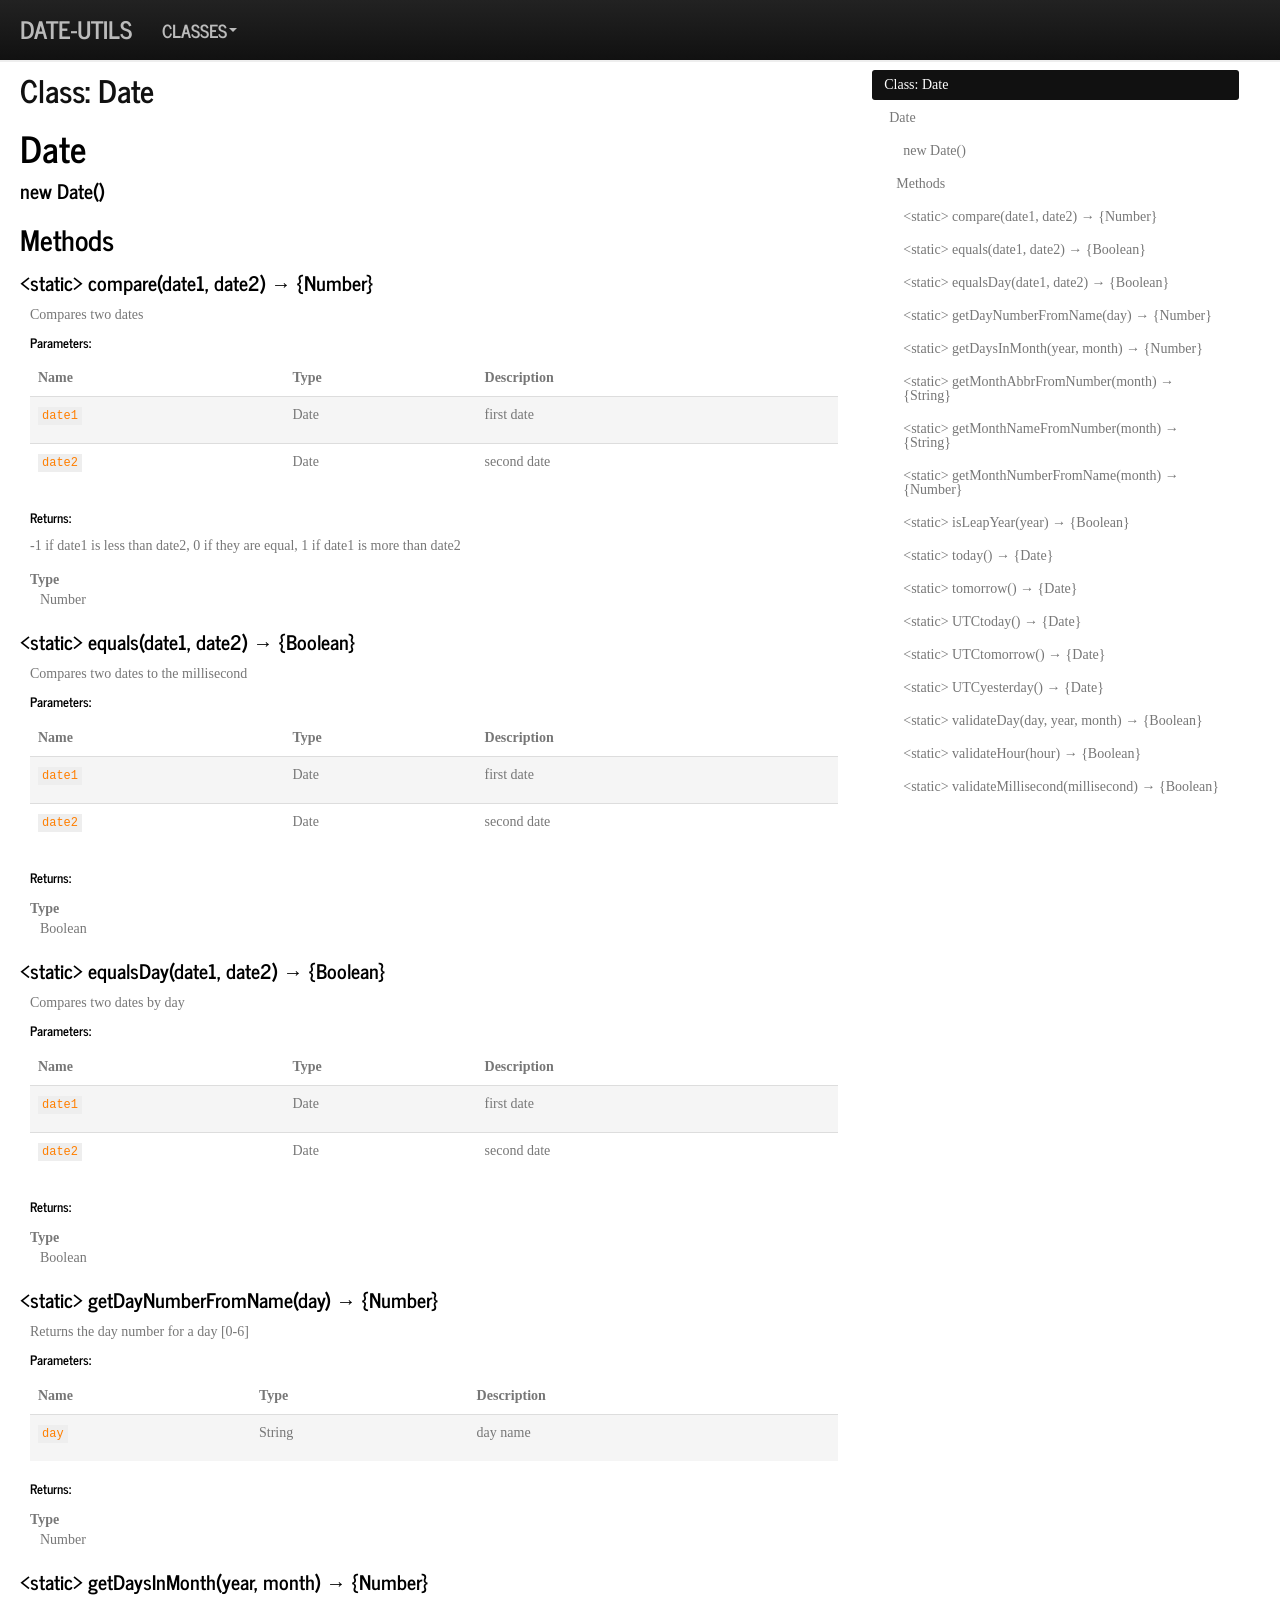
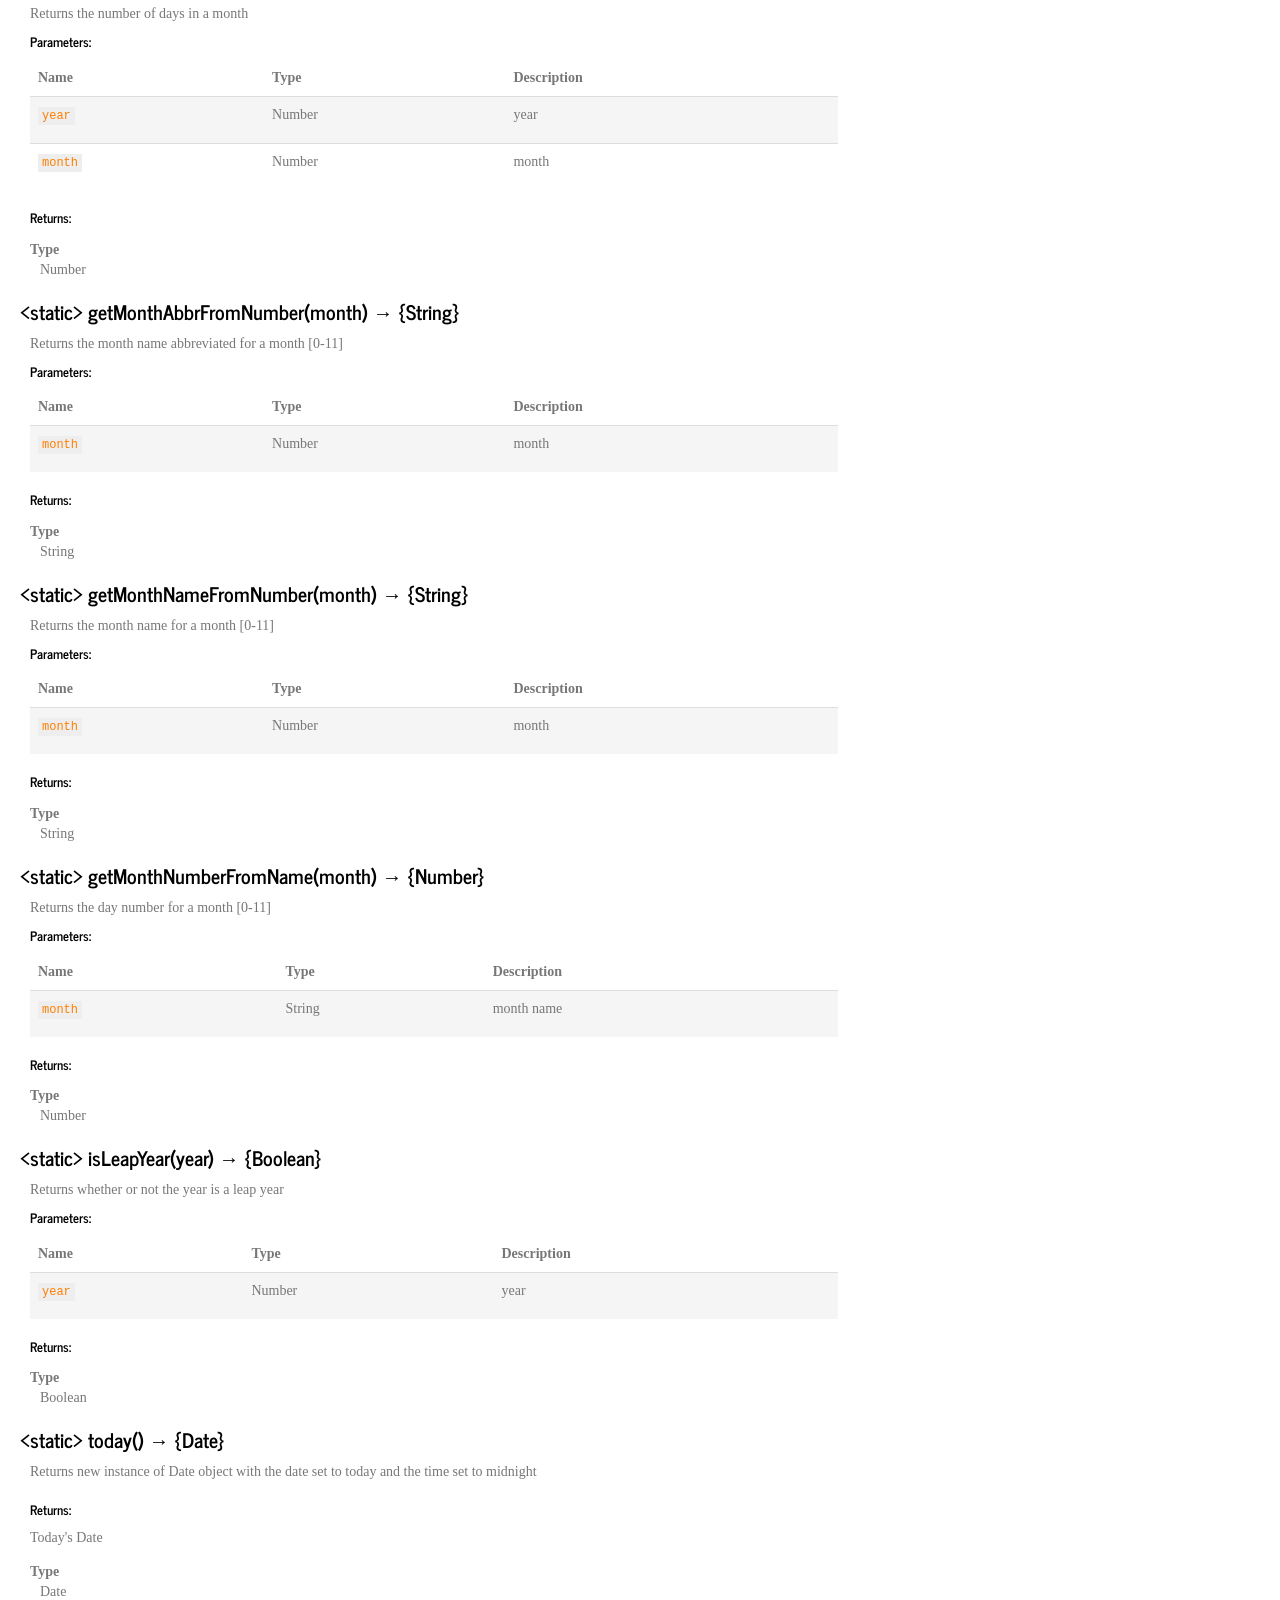
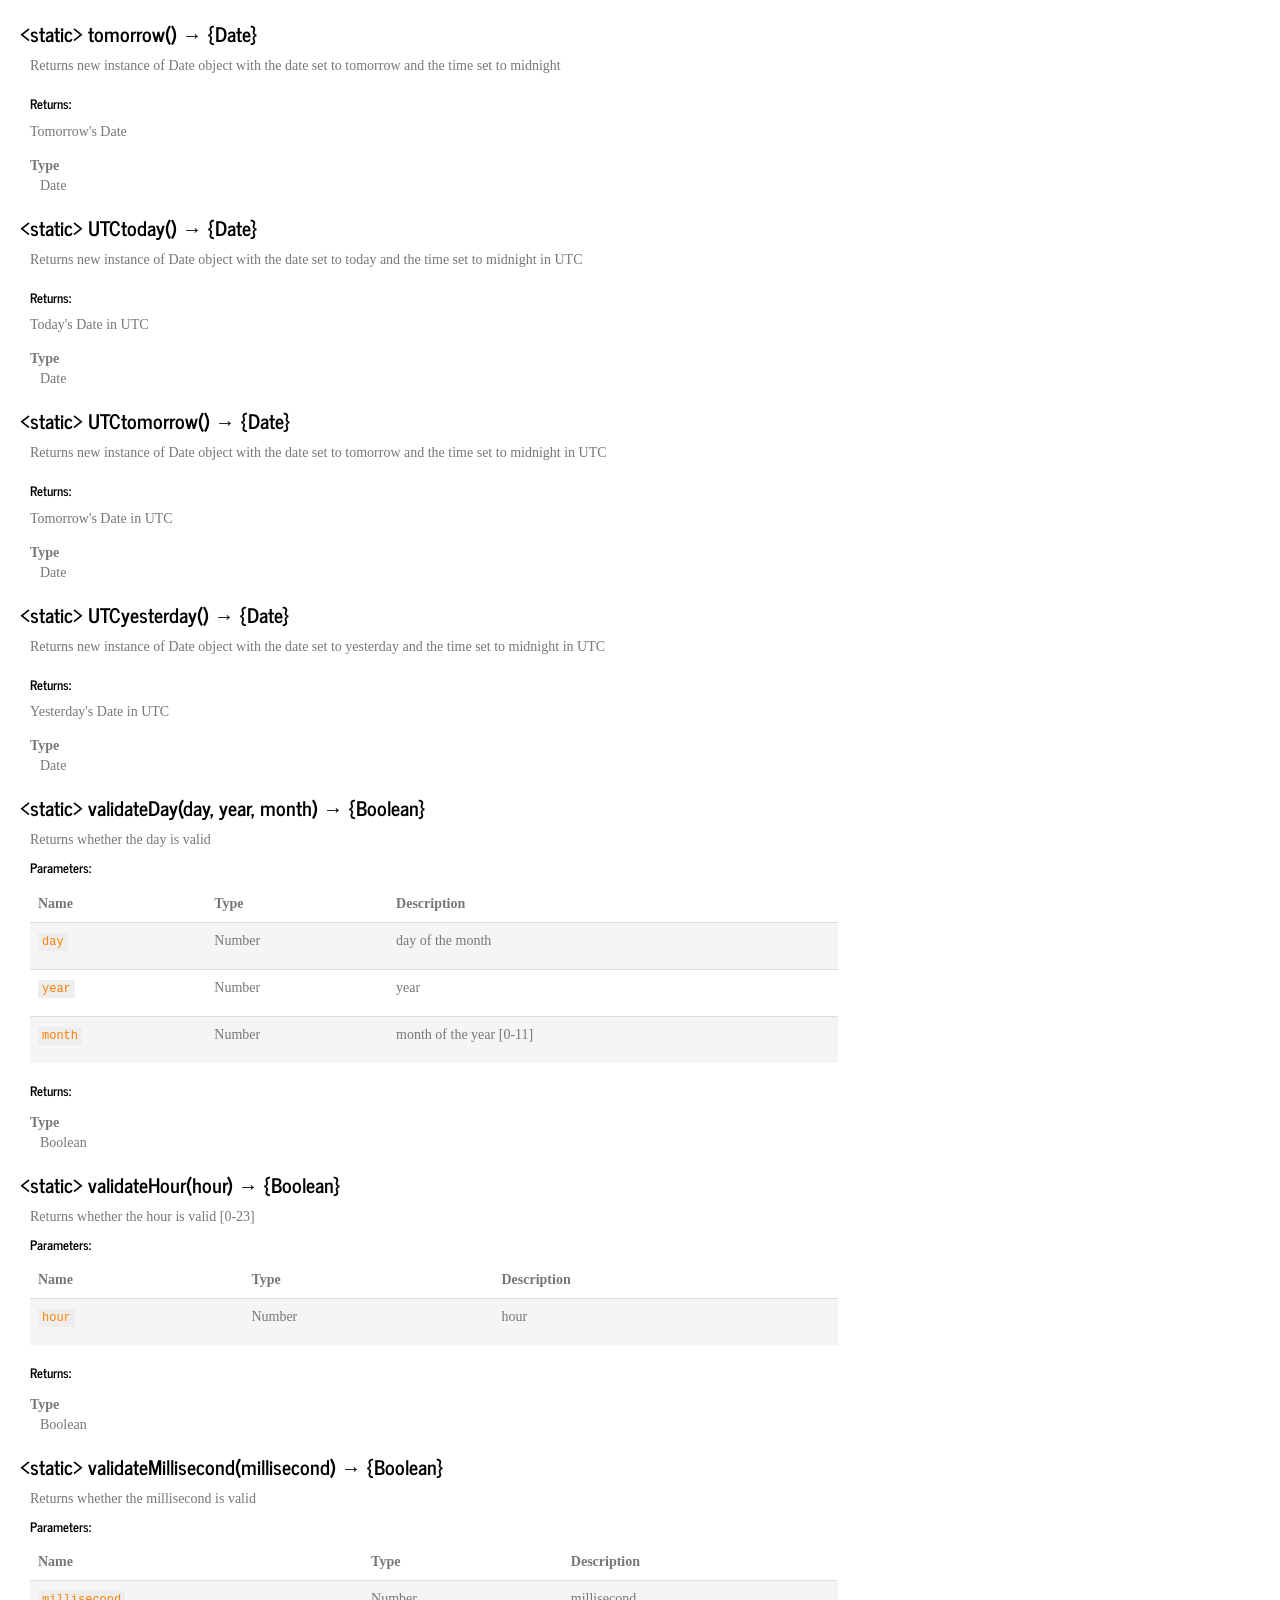
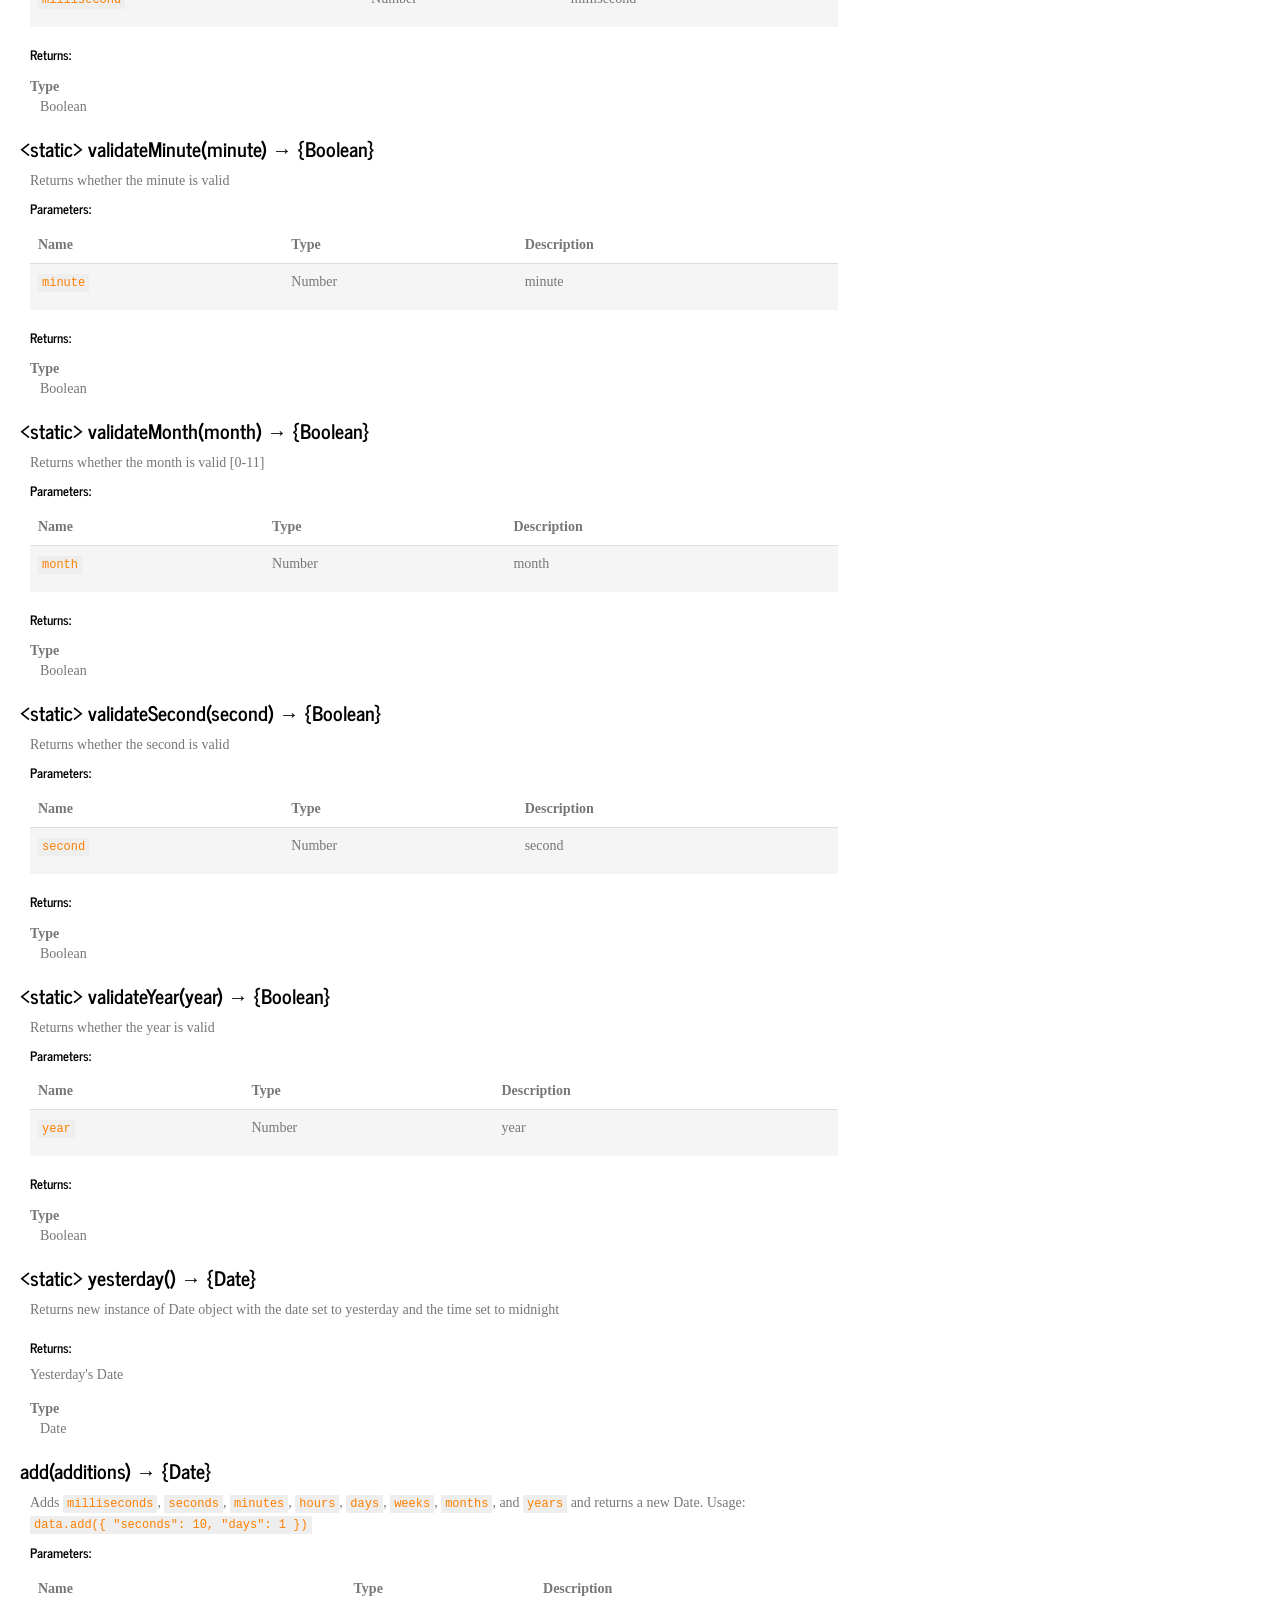
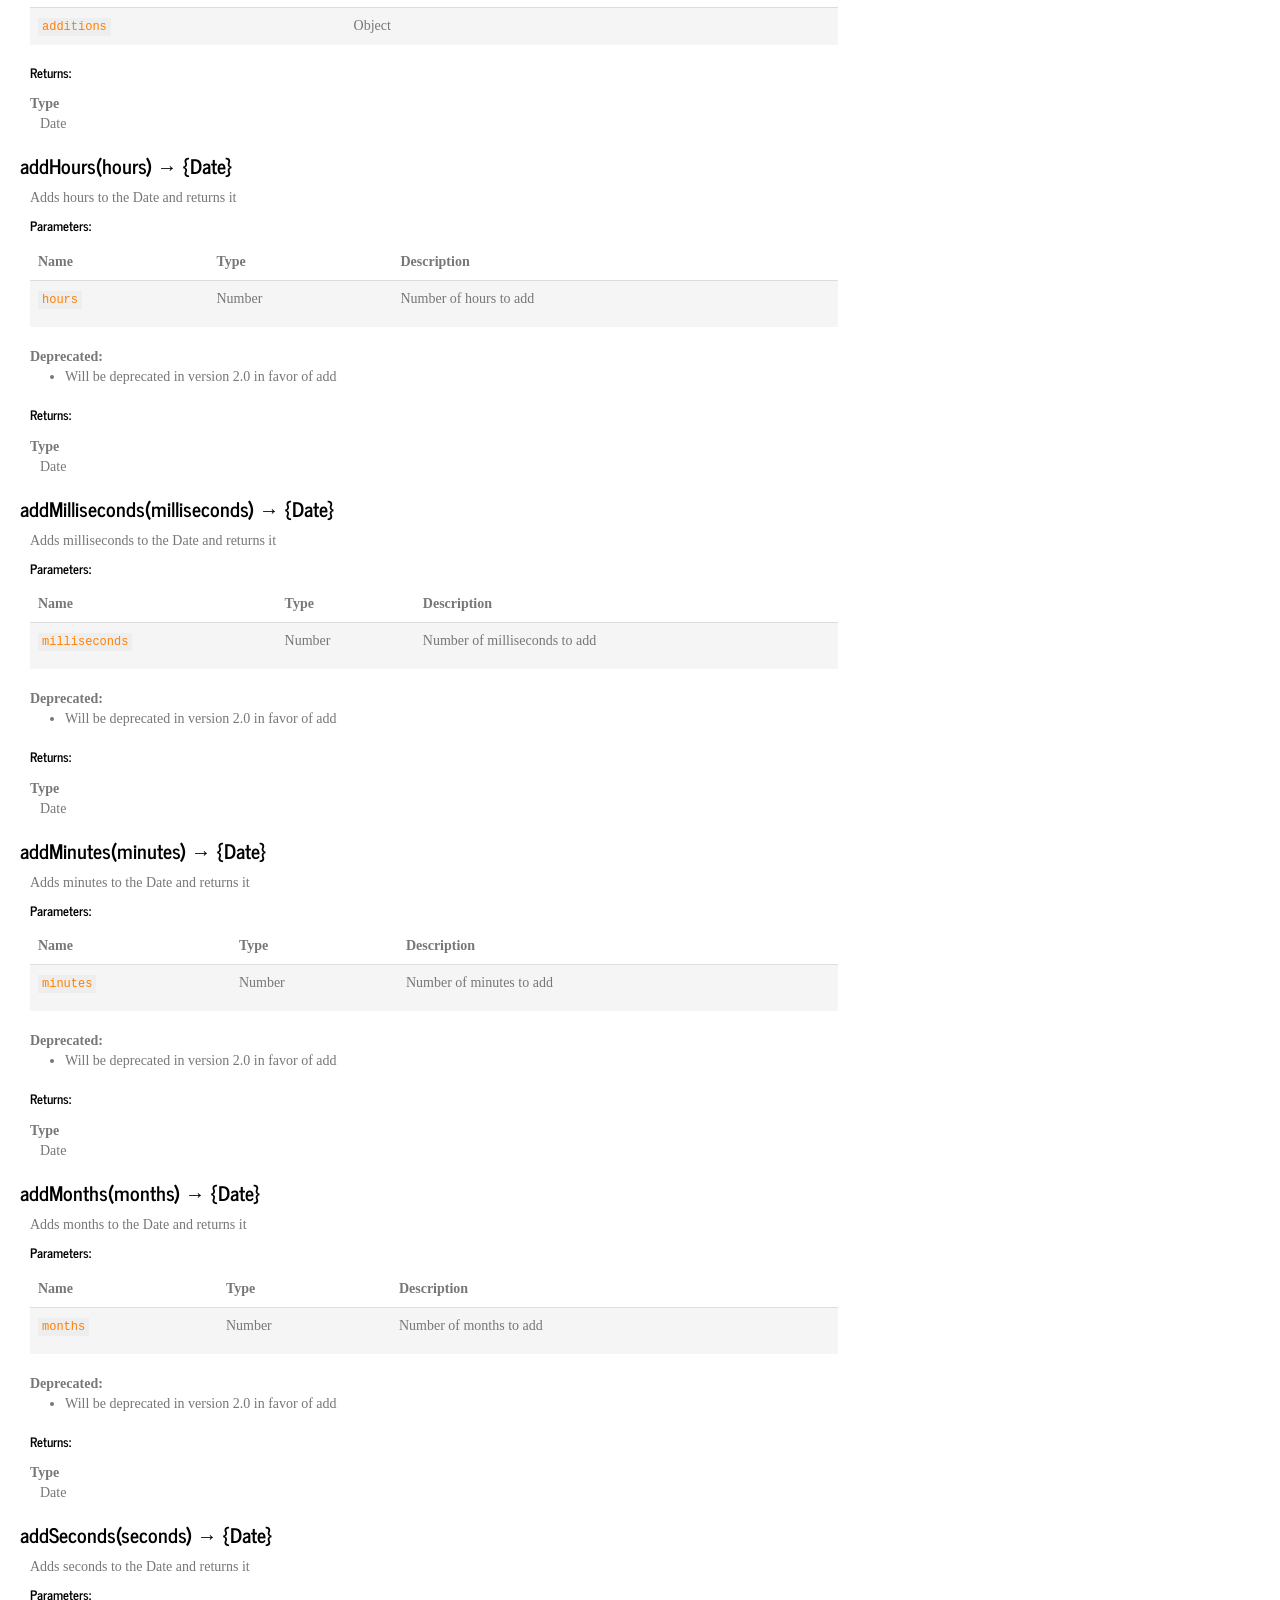
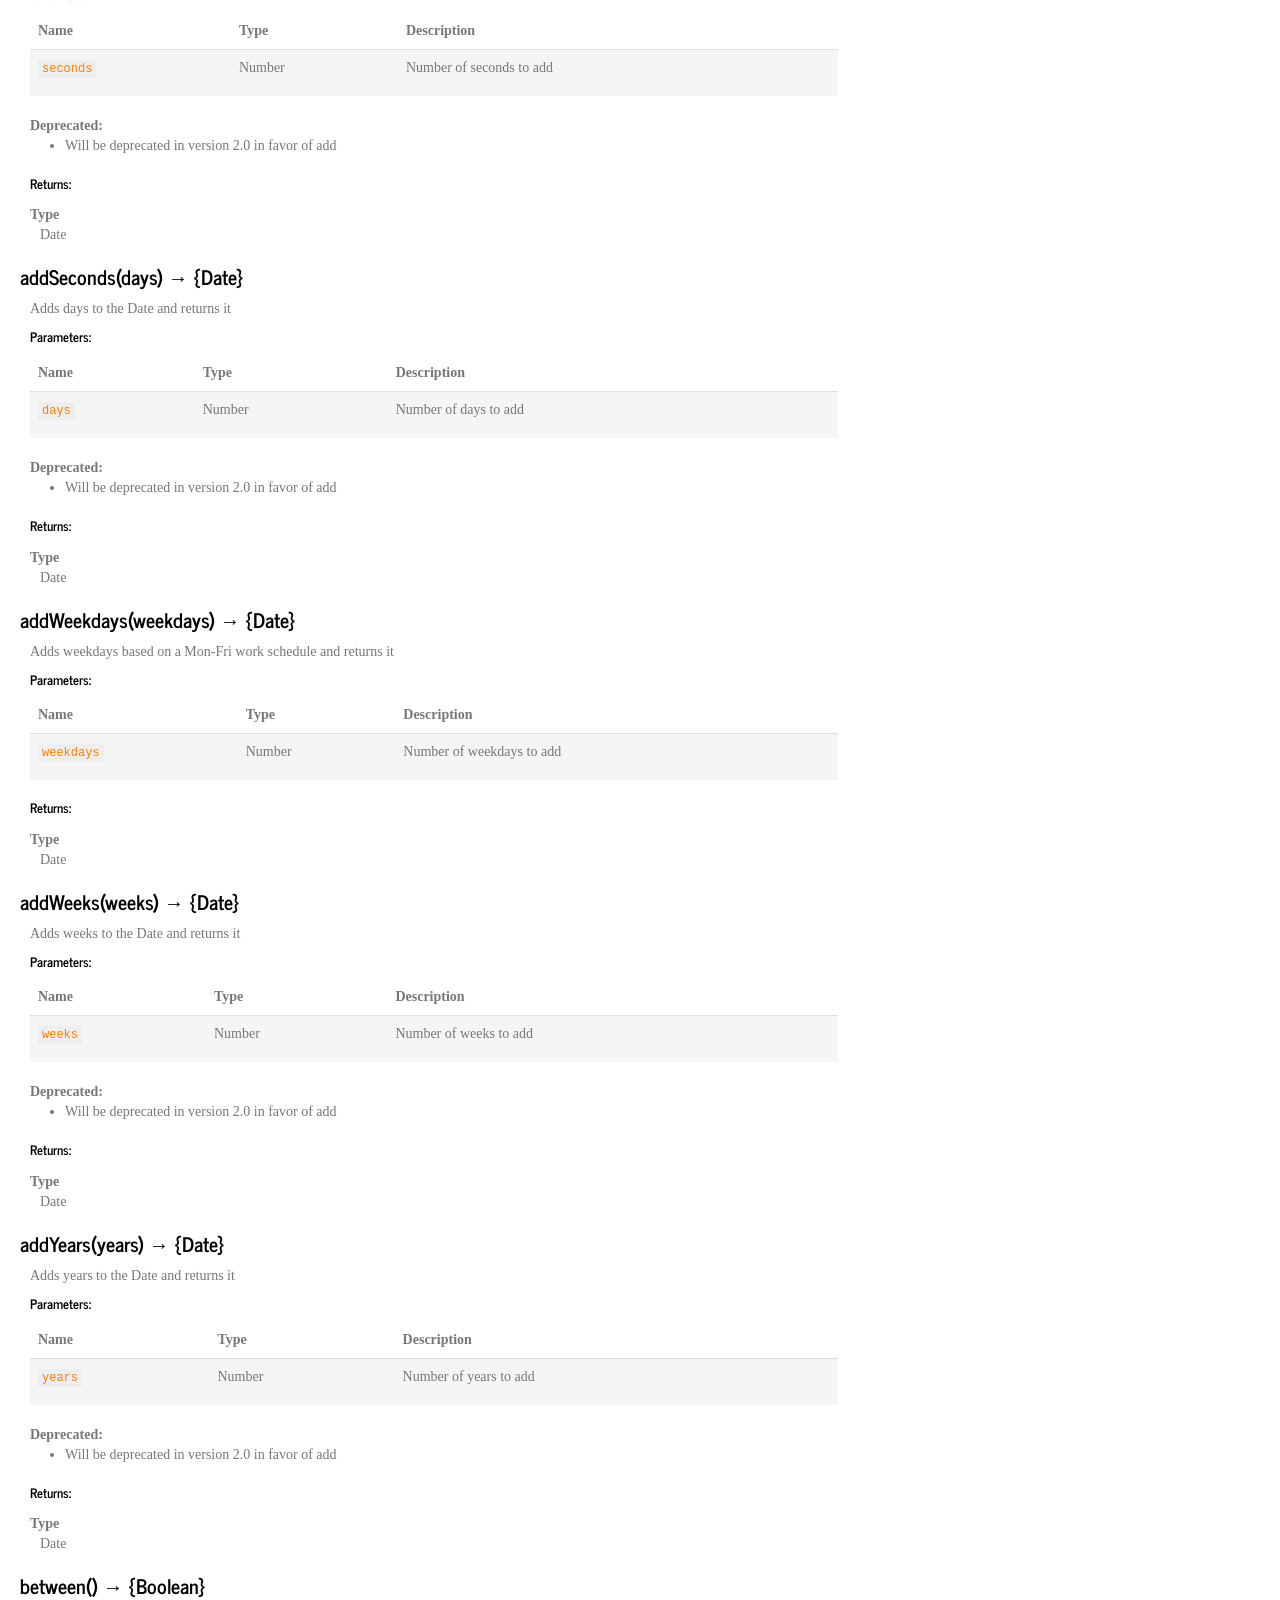
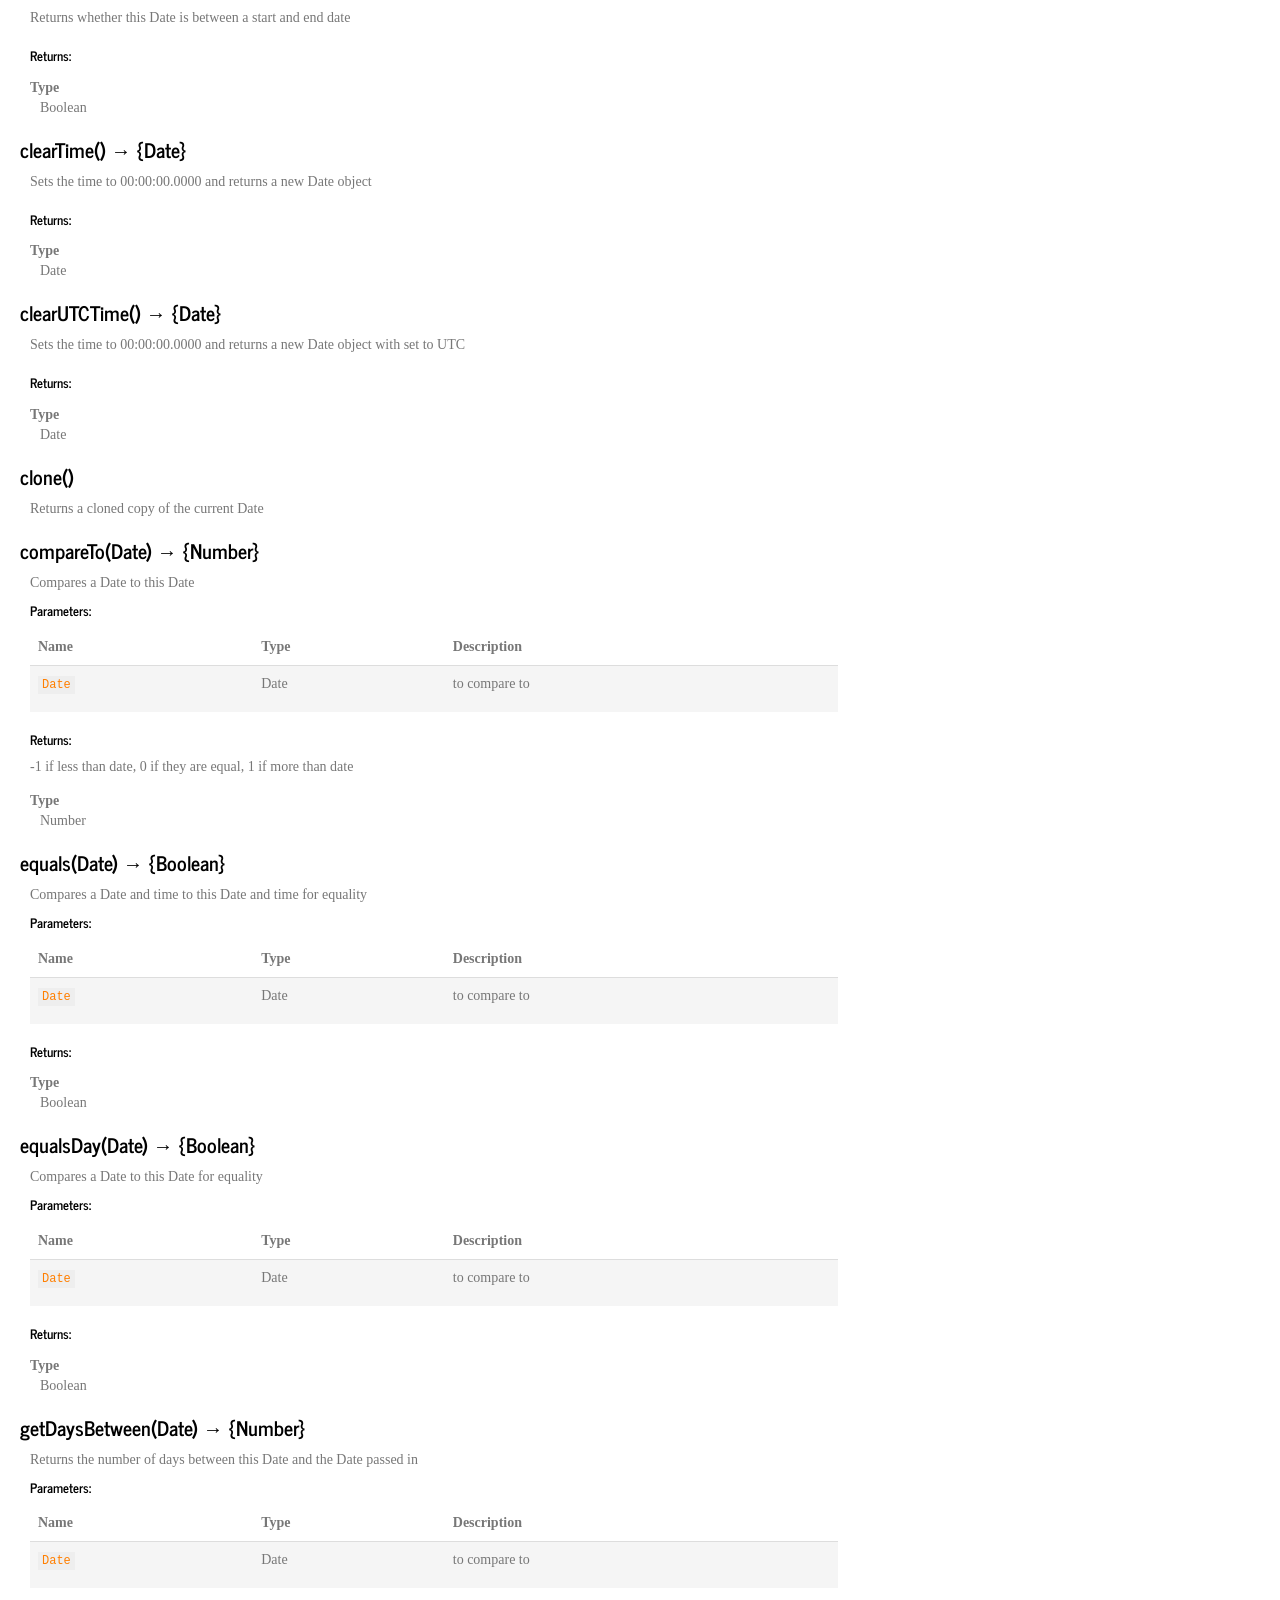
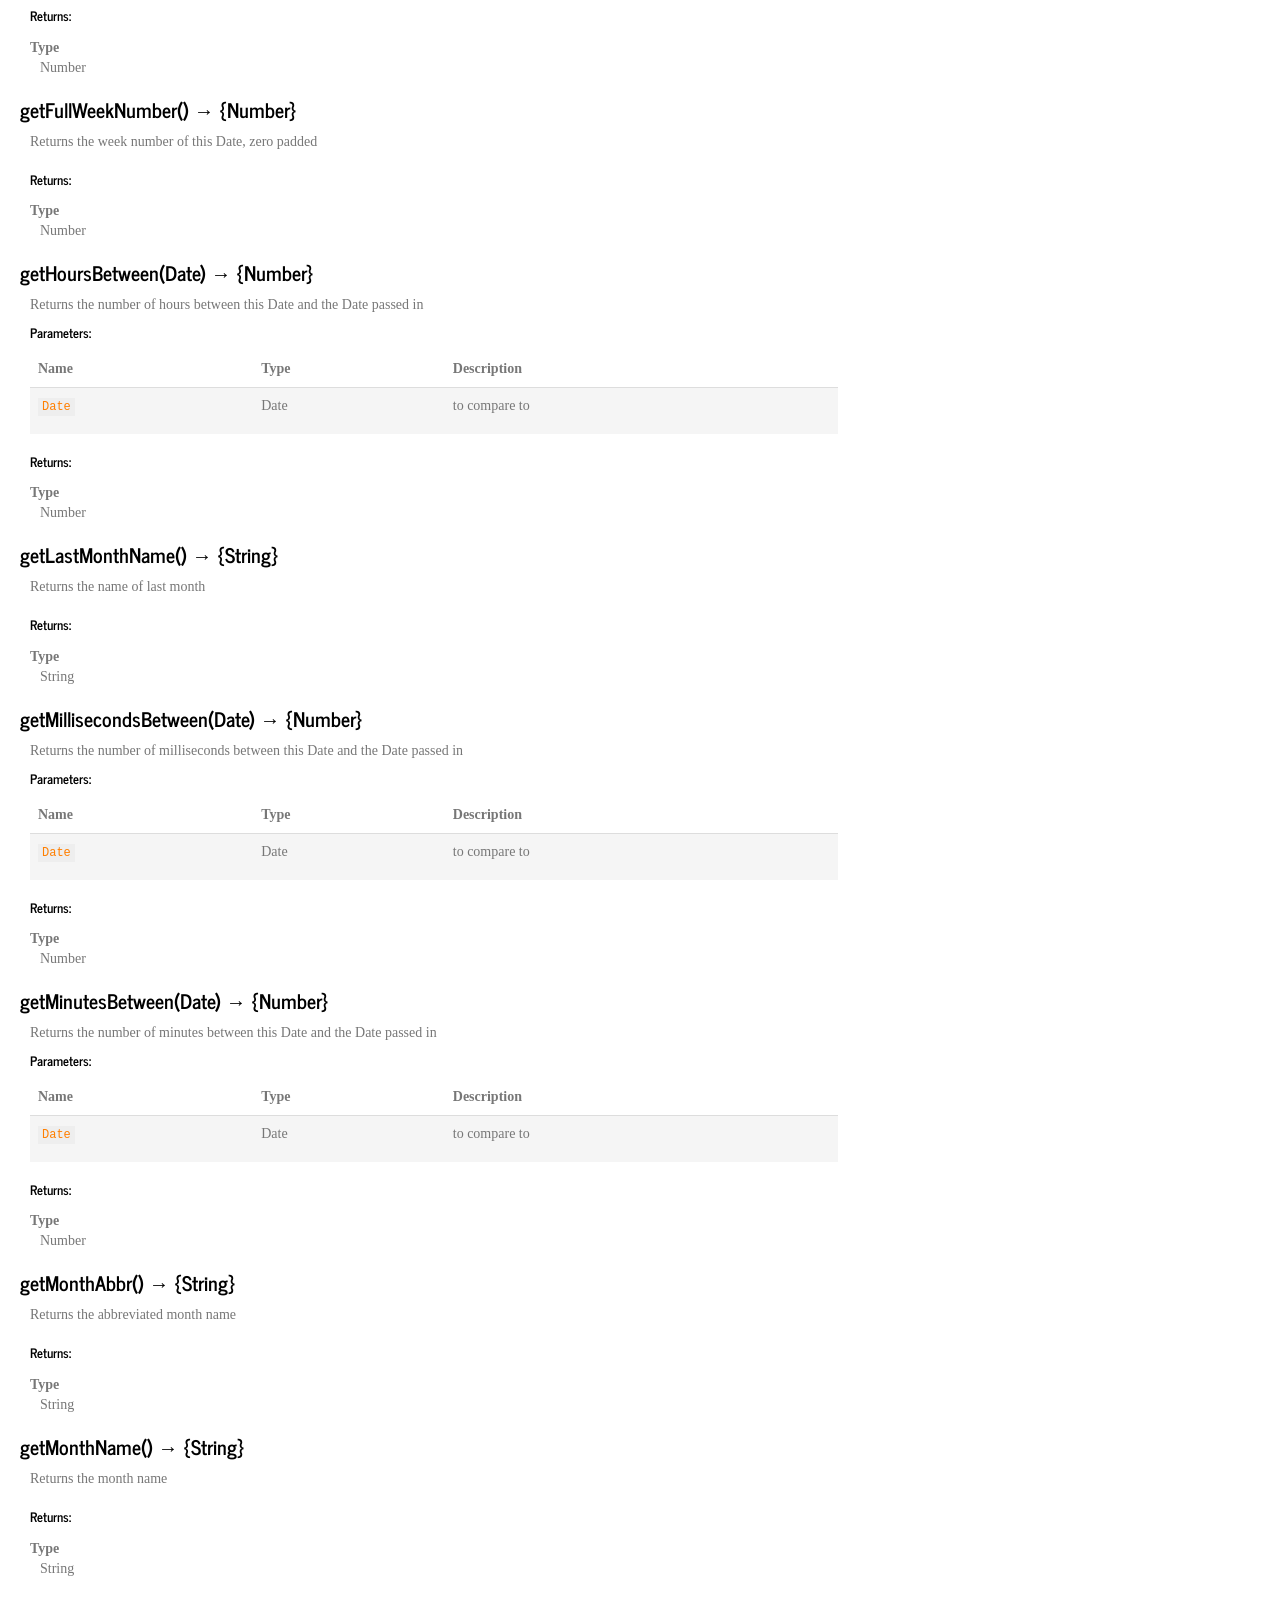
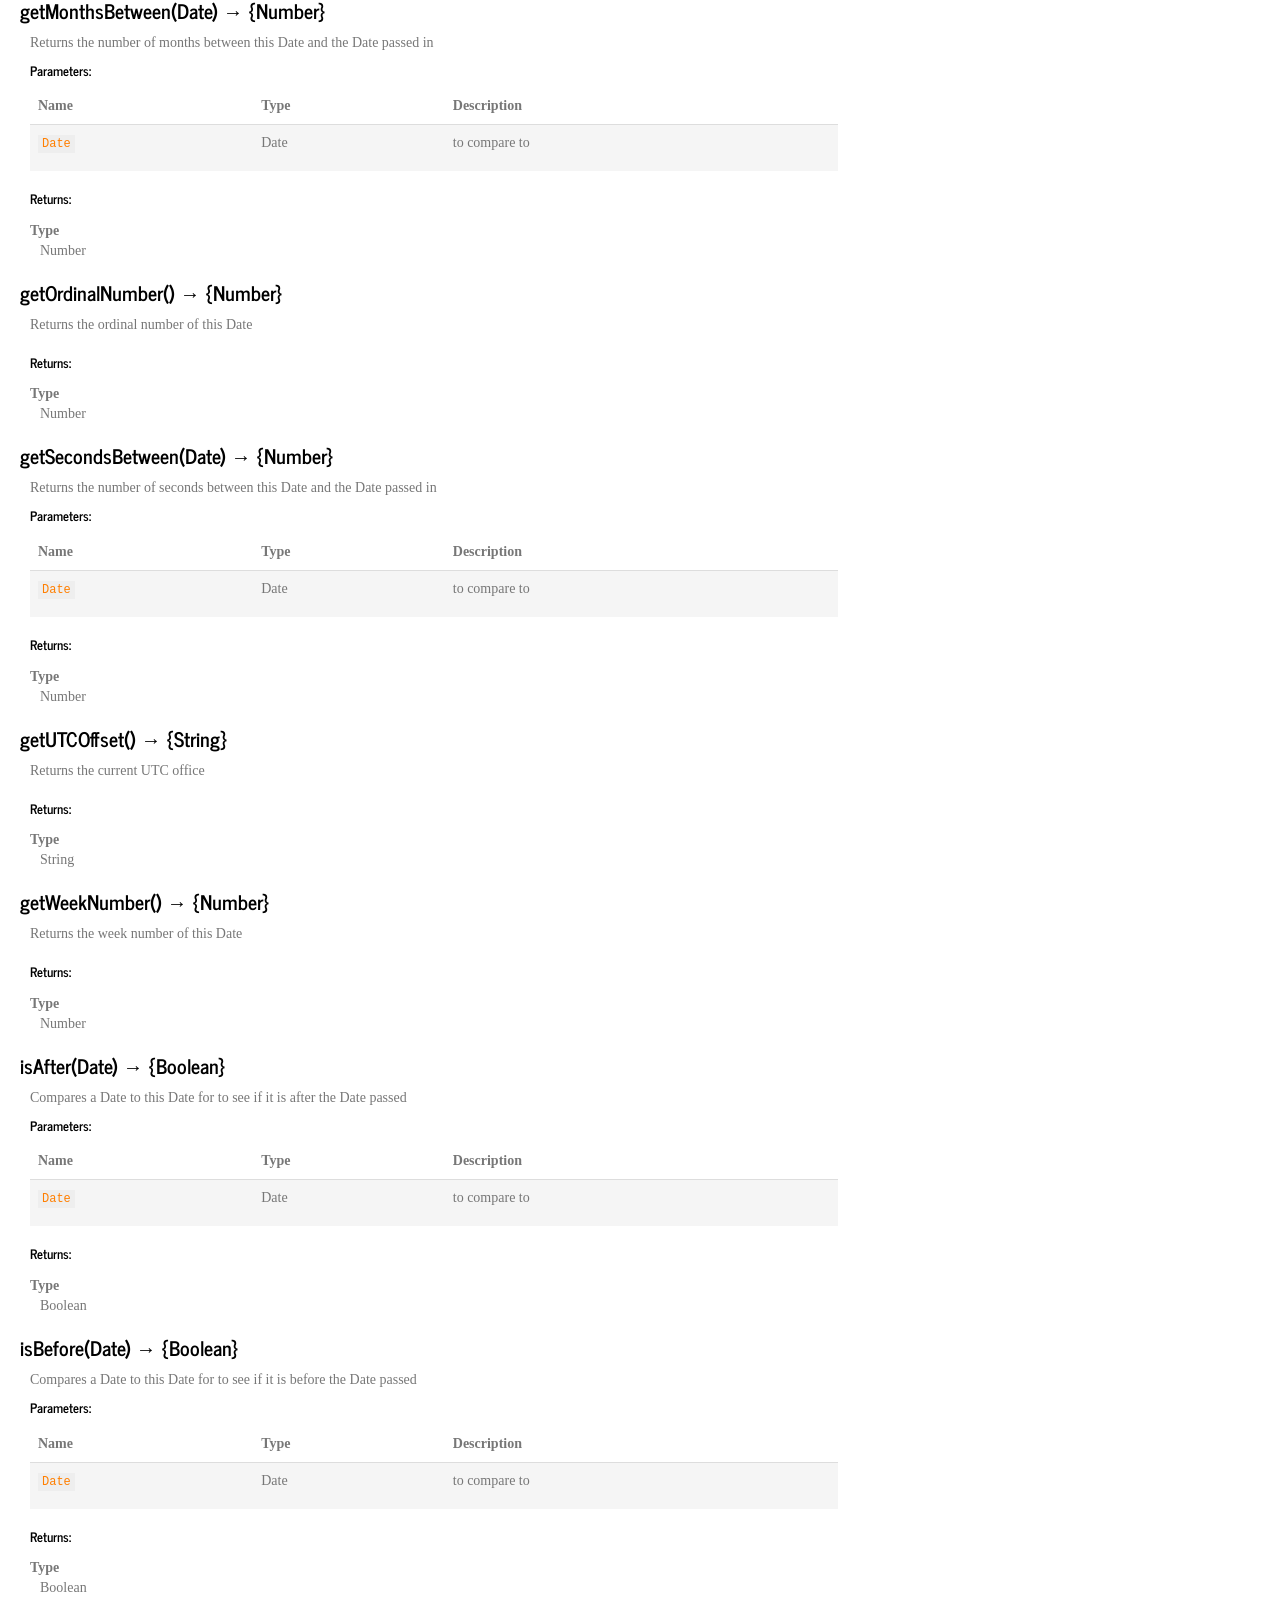
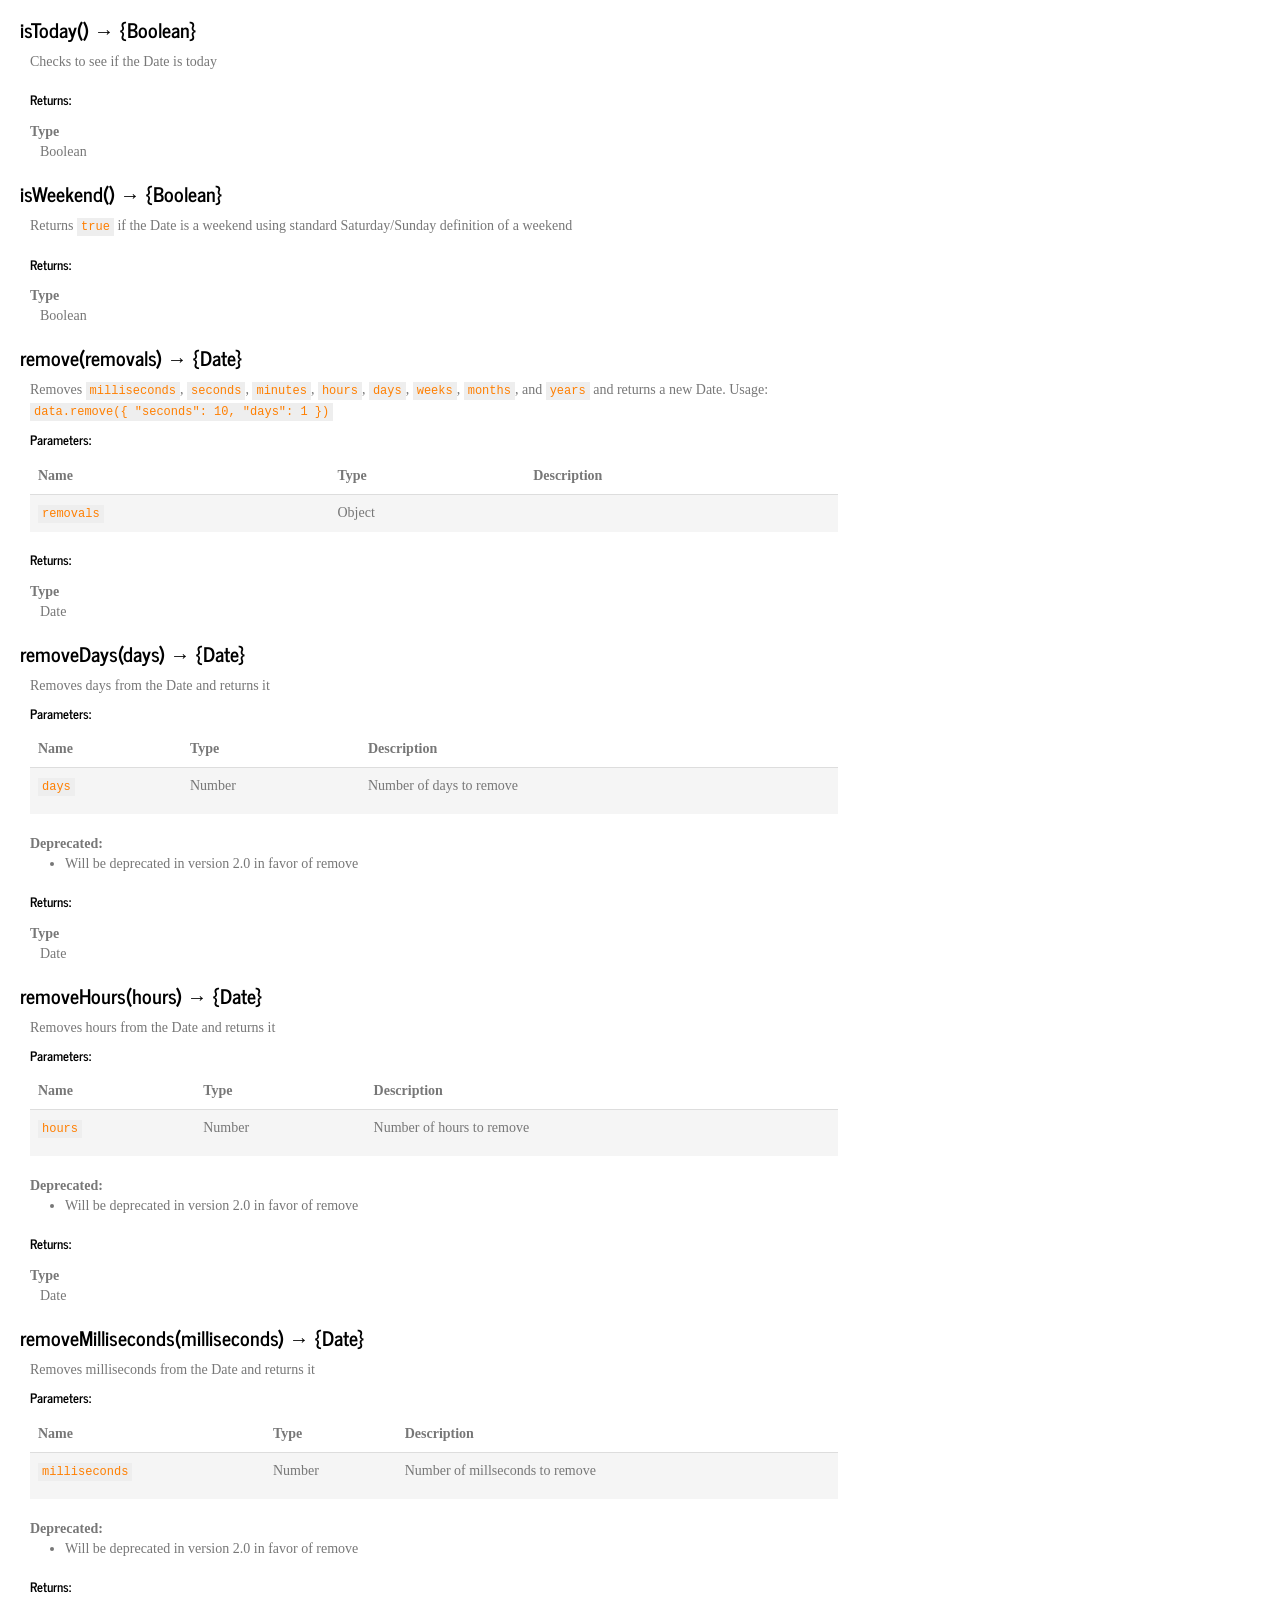
<file: node_modules/date-utils/doc/Date.html>
<!DOCTYPE html>

<html lang="en">
<head>
	<meta charset="utf-8">
	<title>Date-Utils Class: Date</title>

	<!--[if lt IE 9]>
	<script src="//html5shiv.googlecode.com/svn/trunk/html5.js"></script>
	<![endif]-->
	<link type="text/css" rel="stylesheet" href="styles/sunlight.default.css">

	<link type="text/css" rel="stylesheet" href="styles/site.journal.css">

</head>

<body>
<div class="container-fluid">
	<div class="navbar navbar-fixed-top navbar-inverse">
		<div class="navbar-inner">
			<a class="brand" href="index.html">Date-Utils</a>
			<ul class="nav">
				
				<li class="dropdown">
					<a href="classes.list.html" class="dropdown-toggle" data-toggle="dropdown">Classes<b
						class="caret"></b></a>

					<ul class="dropdown-menu ">
						
						<li>
							<a href="Date.html">Date</a>
						</li>
						

					</ul>
				</li>
				
			</ul>
		</div>
	</div>

	<div class="row-fluid">

		
		<div class="span8">
			
				<div id="main">
					


	<h1 class="page-title">Class: Date</h1>
<section>

<header>
    <h2>
    Date
    </h2>
    
</header>

<article>
    <div class="container-overview">
    

    
        
<dt>
    <h4 class="name" id="Date"><span class="type-signature"></span>new Date<span class="signature">()</span><span class="type-signature"></span></h4>
    
    
</dt>
<dd>
    
    

    
    
    
    
    
    
    
<dl class="details">
	

	

	

	

	

	

	

	

	



	

	

	

	
</dl>

    
    

    

    
    
    
    
    
    
    
</dd>

    
    </div>

    

    

    

    

    

    

    
        <h3 class="subsection-title">Methods</h3>

        <dl>
            
<dt>
    <h4 class="name" id="compare"><span class="type-signature">&lt;static> </span>compare<span class="signature">(date1, date2)</span><span class="type-signature"> &rarr; {Number}</span></h4>
    
    
</dt>
<dd>
    
    
    <div class="description">
        <p>Compares two dates</p>
    </div>
    

    
    
    
    
    
        <h5>Parameters:</h5>
        

<table class="params table table-striped">
    <thead>
	<tr>
		
		<th>Name</th>
		

		<th>Type</th>

		

		

		<th class="last">Description</th>
	</tr>
	</thead>

	<tbody>
	

        <tr>
            
                <td class="name"><code>date1</code></td>
            

            <td class="type">
            
                
<span class="param-type"><a href="Date.html">Date</a></span>


            
            </td>

            

            

            <td class="description last"><p>first date</p></td>
        </tr>

	

        <tr>
            
                <td class="name"><code>date2</code></td>
            

            <td class="type">
            
                
<span class="param-type"><a href="Date.html">Date</a></span>


            
            </td>

            

            

            <td class="description last"><p>second date</p></td>
        </tr>

	
	</tbody>
</table>

    
    
    
<dl class="details">
	

	

	

	

	

	

	

	

	



	

	

	

	
</dl>

    
    

    

    
    
    
    
    
    <h5>Returns:</h5>
    
            
<div class="param-desc">
    <p>-1 if date1 is less than date2, 0 if they are equal, 1 if date1 is more than date2</p>
</div>



<dl>
	<dt>
		Type
	</dt>
	<dd>
		
<span class="param-type">Number</span>


	</dd>
</dl>


        
    
    
</dd>

        
            
<dt>
    <h4 class="name" id="equals"><span class="type-signature">&lt;static> </span>equals<span class="signature">(date1, date2)</span><span class="type-signature"> &rarr; {Boolean}</span></h4>
    
    
</dt>
<dd>
    
    
    <div class="description">
        <p>Compares two dates to the millisecond</p>
    </div>
    

    
    
    
    
    
        <h5>Parameters:</h5>
        

<table class="params table table-striped">
    <thead>
	<tr>
		
		<th>Name</th>
		

		<th>Type</th>

		

		

		<th class="last">Description</th>
	</tr>
	</thead>

	<tbody>
	

        <tr>
            
                <td class="name"><code>date1</code></td>
            

            <td class="type">
            
                
<span class="param-type"><a href="Date.html">Date</a></span>


            
            </td>

            

            

            <td class="description last"><p>first date</p></td>
        </tr>

	

        <tr>
            
                <td class="name"><code>date2</code></td>
            

            <td class="type">
            
                
<span class="param-type"><a href="Date.html">Date</a></span>


            
            </td>

            

            

            <td class="description last"><p>second date</p></td>
        </tr>

	
	</tbody>
</table>

    
    
    
<dl class="details">
	

	

	

	

	

	

	

	

	



	

	

	

	
</dl>

    
    

    

    
    
    
    
    
    <h5>Returns:</h5>
    
            


<dl>
	<dt>
		Type
	</dt>
	<dd>
		
<span class="param-type">Boolean</span>


	</dd>
</dl>


        
    
    
</dd>

        
            
<dt>
    <h4 class="name" id="equalsDay"><span class="type-signature">&lt;static> </span>equalsDay<span class="signature">(date1, date2)</span><span class="type-signature"> &rarr; {Boolean}</span></h4>
    
    
</dt>
<dd>
    
    
    <div class="description">
        <p>Compares two dates by day</p>
    </div>
    

    
    
    
    
    
        <h5>Parameters:</h5>
        

<table class="params table table-striped">
    <thead>
	<tr>
		
		<th>Name</th>
		

		<th>Type</th>

		

		

		<th class="last">Description</th>
	</tr>
	</thead>

	<tbody>
	

        <tr>
            
                <td class="name"><code>date1</code></td>
            

            <td class="type">
            
                
<span class="param-type"><a href="Date.html">Date</a></span>


            
            </td>

            

            

            <td class="description last"><p>first date</p></td>
        </tr>

	

        <tr>
            
                <td class="name"><code>date2</code></td>
            

            <td class="type">
            
                
<span class="param-type"><a href="Date.html">Date</a></span>


            
            </td>

            

            

            <td class="description last"><p>second date</p></td>
        </tr>

	
	</tbody>
</table>

    
    
    
<dl class="details">
	

	

	

	

	

	

	

	

	



	

	

	

	
</dl>

    
    

    

    
    
    
    
    
    <h5>Returns:</h5>
    
            


<dl>
	<dt>
		Type
	</dt>
	<dd>
		
<span class="param-type">Boolean</span>


	</dd>
</dl>


        
    
    
</dd>

        
            
<dt>
    <h4 class="name" id="getDayNumberFromName"><span class="type-signature">&lt;static> </span>getDayNumberFromName<span class="signature">(day)</span><span class="type-signature"> &rarr; {Number}</span></h4>
    
    
</dt>
<dd>
    
    
    <div class="description">
        <p>Returns the day number for a day [0-6]</p>
    </div>
    

    
    
    
    
    
        <h5>Parameters:</h5>
        

<table class="params table table-striped">
    <thead>
	<tr>
		
		<th>Name</th>
		

		<th>Type</th>

		

		

		<th class="last">Description</th>
	</tr>
	</thead>

	<tbody>
	

        <tr>
            
                <td class="name"><code>day</code></td>
            

            <td class="type">
            
                
<span class="param-type">String</span>


            
            </td>

            

            

            <td class="description last"><p>day name</p></td>
        </tr>

	
	</tbody>
</table>

    
    
    
<dl class="details">
	

	

	

	

	

	

	

	

	



	

	

	

	
</dl>

    
    

    

    
    
    
    
    
    <h5>Returns:</h5>
    
            


<dl>
	<dt>
		Type
	</dt>
	<dd>
		
<span class="param-type">Number</span>


	</dd>
</dl>


        
    
    
</dd>

        
            
<dt>
    <h4 class="name" id="getDaysInMonth"><span class="type-signature">&lt;static> </span>getDaysInMonth<span class="signature">(year, month)</span><span class="type-signature"> &rarr; {Number}</span></h4>
    
    
</dt>
<dd>
    
    
    <div class="description">
        <p>Returns the number of days in a month</p>
    </div>
    

    
    
    
    
    
        <h5>Parameters:</h5>
        

<table class="params table table-striped">
    <thead>
	<tr>
		
		<th>Name</th>
		

		<th>Type</th>

		

		

		<th class="last">Description</th>
	</tr>
	</thead>

	<tbody>
	

        <tr>
            
                <td class="name"><code>year</code></td>
            

            <td class="type">
            
                
<span class="param-type">Number</span>


            
            </td>

            

            

            <td class="description last"><p>year</p></td>
        </tr>

	

        <tr>
            
                <td class="name"><code>month</code></td>
            

            <td class="type">
            
                
<span class="param-type">Number</span>


            
            </td>

            

            

            <td class="description last"><p>month</p></td>
        </tr>

	
	</tbody>
</table>

    
    
    
<dl class="details">
	

	

	

	

	

	

	

	

	



	

	

	

	
</dl>

    
    

    

    
    
    
    
    
    <h5>Returns:</h5>
    
            


<dl>
	<dt>
		Type
	</dt>
	<dd>
		
<span class="param-type">Number</span>


	</dd>
</dl>


        
    
    
</dd>

        
            
<dt>
    <h4 class="name" id="getMonthAbbrFromNumber"><span class="type-signature">&lt;static> </span>getMonthAbbrFromNumber<span class="signature">(month)</span><span class="type-signature"> &rarr; {String}</span></h4>
    
    
</dt>
<dd>
    
    
    <div class="description">
        <p>Returns the month name abbreviated for a month [0-11]</p>
    </div>
    

    
    
    
    
    
        <h5>Parameters:</h5>
        

<table class="params table table-striped">
    <thead>
	<tr>
		
		<th>Name</th>
		

		<th>Type</th>

		

		

		<th class="last">Description</th>
	</tr>
	</thead>

	<tbody>
	

        <tr>
            
                <td class="name"><code>month</code></td>
            

            <td class="type">
            
                
<span class="param-type">Number</span>


            
            </td>

            

            

            <td class="description last"><p>month</p></td>
        </tr>

	
	</tbody>
</table>

    
    
    
<dl class="details">
	

	

	

	

	

	

	

	

	



	

	

	

	
</dl>

    
    

    

    
    
    
    
    
    <h5>Returns:</h5>
    
            


<dl>
	<dt>
		Type
	</dt>
	<dd>
		
<span class="param-type">String</span>


	</dd>
</dl>


        
    
    
</dd>

        
            
<dt>
    <h4 class="name" id="getMonthNameFromNumber"><span class="type-signature">&lt;static> </span>getMonthNameFromNumber<span class="signature">(month)</span><span class="type-signature"> &rarr; {String}</span></h4>
    
    
</dt>
<dd>
    
    
    <div class="description">
        <p>Returns the month name for a month [0-11]</p>
    </div>
    

    
    
    
    
    
        <h5>Parameters:</h5>
        

<table class="params table table-striped">
    <thead>
	<tr>
		
		<th>Name</th>
		

		<th>Type</th>

		

		

		<th class="last">Description</th>
	</tr>
	</thead>

	<tbody>
	

        <tr>
            
                <td class="name"><code>month</code></td>
            

            <td class="type">
            
                
<span class="param-type">Number</span>


            
            </td>

            

            

            <td class="description last"><p>month</p></td>
        </tr>

	
	</tbody>
</table>

    
    
    
<dl class="details">
	

	

	

	

	

	

	

	

	



	

	

	

	
</dl>

    
    

    

    
    
    
    
    
    <h5>Returns:</h5>
    
            


<dl>
	<dt>
		Type
	</dt>
	<dd>
		
<span class="param-type">String</span>


	</dd>
</dl>


        
    
    
</dd>

        
            
<dt>
    <h4 class="name" id="getMonthNumberFromName"><span class="type-signature">&lt;static> </span>getMonthNumberFromName<span class="signature">(month)</span><span class="type-signature"> &rarr; {Number}</span></h4>
    
    
</dt>
<dd>
    
    
    <div class="description">
        <p>Returns the day number for a month [0-11]</p>
    </div>
    

    
    
    
    
    
        <h5>Parameters:</h5>
        

<table class="params table table-striped">
    <thead>
	<tr>
		
		<th>Name</th>
		

		<th>Type</th>

		

		

		<th class="last">Description</th>
	</tr>
	</thead>

	<tbody>
	

        <tr>
            
                <td class="name"><code>month</code></td>
            

            <td class="type">
            
                
<span class="param-type">String</span>


            
            </td>

            

            

            <td class="description last"><p>month name</p></td>
        </tr>

	
	</tbody>
</table>

    
    
    
<dl class="details">
	

	

	

	

	

	

	

	

	



	

	

	

	
</dl>

    
    

    

    
    
    
    
    
    <h5>Returns:</h5>
    
            


<dl>
	<dt>
		Type
	</dt>
	<dd>
		
<span class="param-type">Number</span>


	</dd>
</dl>


        
    
    
</dd>

        
            
<dt>
    <h4 class="name" id="isLeapYear"><span class="type-signature">&lt;static> </span>isLeapYear<span class="signature">(year)</span><span class="type-signature"> &rarr; {Boolean}</span></h4>
    
    
</dt>
<dd>
    
    
    <div class="description">
        <p>Returns whether or not the year is a leap year</p>
    </div>
    

    
    
    
    
    
        <h5>Parameters:</h5>
        

<table class="params table table-striped">
    <thead>
	<tr>
		
		<th>Name</th>
		

		<th>Type</th>

		

		

		<th class="last">Description</th>
	</tr>
	</thead>

	<tbody>
	

        <tr>
            
                <td class="name"><code>year</code></td>
            

            <td class="type">
            
                
<span class="param-type">Number</span>


            
            </td>

            

            

            <td class="description last"><p>year</p></td>
        </tr>

	
	</tbody>
</table>

    
    
    
<dl class="details">
	

	

	

	

	

	

	

	

	



	

	

	

	
</dl>

    
    

    

    
    
    
    
    
    <h5>Returns:</h5>
    
            


<dl>
	<dt>
		Type
	</dt>
	<dd>
		
<span class="param-type">Boolean</span>


	</dd>
</dl>


        
    
    
</dd>

        
            
<dt>
    <h4 class="name" id="today"><span class="type-signature">&lt;static> </span>today<span class="signature">()</span><span class="type-signature"> &rarr; {<a href="Date.html">Date</a>}</span></h4>
    
    
</dt>
<dd>
    
    
    <div class="description">
        <p>Returns new instance of Date object with the date set to today and
        the time set to midnight</p>
    </div>
    

    
    
    
    
    
    
    
<dl class="details">
	

	

	

	

	

	

	

	

	



	

	

	

	
</dl>

    
    

    

    
    
    
    
    
    <h5>Returns:</h5>
    
            
<div class="param-desc">
    <p>Today's Date</p>
</div>



<dl>
	<dt>
		Type
	</dt>
	<dd>
		
<span class="param-type"><a href="Date.html">Date</a></span>


	</dd>
</dl>


        
    
    
</dd>

        
            
<dt>
    <h4 class="name" id="tomorrow"><span class="type-signature">&lt;static> </span>tomorrow<span class="signature">()</span><span class="type-signature"> &rarr; {<a href="Date.html">Date</a>}</span></h4>
    
    
</dt>
<dd>
    
    
    <div class="description">
        <p>Returns new instance of Date object with the date set to tomorrow and
        the time set to midnight</p>
    </div>
    

    
    
    
    
    
    
    
<dl class="details">
	

	

	

	

	

	

	

	

	



	

	

	

	
</dl>

    
    

    

    
    
    
    
    
    <h5>Returns:</h5>
    
            
<div class="param-desc">
    <p>Tomorrow's Date</p>
</div>



<dl>
	<dt>
		Type
	</dt>
	<dd>
		
<span class="param-type"><a href="Date.html">Date</a></span>


	</dd>
</dl>


        
    
    
</dd>

        
            
<dt>
    <h4 class="name" id="UTCtoday"><span class="type-signature">&lt;static> </span>UTCtoday<span class="signature">()</span><span class="type-signature"> &rarr; {<a href="Date.html">Date</a>}</span></h4>
    
    
</dt>
<dd>
    
    
    <div class="description">
        <p>Returns new instance of Date object with the date set to today and
        the time set to midnight in UTC</p>
    </div>
    

    
    
    
    
    
    
    
<dl class="details">
	

	

	

	

	

	

	

	

	



	

	

	

	
</dl>

    
    

    

    
    
    
    
    
    <h5>Returns:</h5>
    
            
<div class="param-desc">
    <p>Today's Date in UTC</p>
</div>



<dl>
	<dt>
		Type
	</dt>
	<dd>
		
<span class="param-type"><a href="Date.html">Date</a></span>


	</dd>
</dl>


        
    
    
</dd>

        
            
<dt>
    <h4 class="name" id="UTCtomorrow"><span class="type-signature">&lt;static> </span>UTCtomorrow<span class="signature">()</span><span class="type-signature"> &rarr; {<a href="Date.html">Date</a>}</span></h4>
    
    
</dt>
<dd>
    
    
    <div class="description">
        <p>Returns new instance of Date object with the date set to tomorrow and
        the time set to midnight in UTC</p>
    </div>
    

    
    
    
    
    
    
    
<dl class="details">
	

	

	

	

	

	

	

	

	



	

	

	

	
</dl>

    
    

    

    
    
    
    
    
    <h5>Returns:</h5>
    
            
<div class="param-desc">
    <p>Tomorrow's Date in UTC</p>
</div>



<dl>
	<dt>
		Type
	</dt>
	<dd>
		
<span class="param-type"><a href="Date.html">Date</a></span>


	</dd>
</dl>


        
    
    
</dd>

        
            
<dt>
    <h4 class="name" id="UTCyesterday"><span class="type-signature">&lt;static> </span>UTCyesterday<span class="signature">()</span><span class="type-signature"> &rarr; {<a href="Date.html">Date</a>}</span></h4>
    
    
</dt>
<dd>
    
    
    <div class="description">
        <p>Returns new instance of Date object with the date set to yesterday and
        the time set to midnight in UTC</p>
    </div>
    

    
    
    
    
    
    
    
<dl class="details">
	

	

	

	

	

	

	

	

	



	

	

	

	
</dl>

    
    

    

    
    
    
    
    
    <h5>Returns:</h5>
    
            
<div class="param-desc">
    <p>Yesterday's Date in UTC</p>
</div>



<dl>
	<dt>
		Type
	</dt>
	<dd>
		
<span class="param-type"><a href="Date.html">Date</a></span>


	</dd>
</dl>


        
    
    
</dd>

        
            
<dt>
    <h4 class="name" id="validateDay"><span class="type-signature">&lt;static> </span>validateDay<span class="signature">(day, year, month)</span><span class="type-signature"> &rarr; {Boolean}</span></h4>
    
    
</dt>
<dd>
    
    
    <div class="description">
        <p>Returns whether the day is valid</p>
    </div>
    

    
    
    
    
    
        <h5>Parameters:</h5>
        

<table class="params table table-striped">
    <thead>
	<tr>
		
		<th>Name</th>
		

		<th>Type</th>

		

		

		<th class="last">Description</th>
	</tr>
	</thead>

	<tbody>
	

        <tr>
            
                <td class="name"><code>day</code></td>
            

            <td class="type">
            
                
<span class="param-type">Number</span>


            
            </td>

            

            

            <td class="description last"><p>day of the month</p></td>
        </tr>

	

        <tr>
            
                <td class="name"><code>year</code></td>
            

            <td class="type">
            
                
<span class="param-type">Number</span>


            
            </td>

            

            

            <td class="description last"><p>year</p></td>
        </tr>

	

        <tr>
            
                <td class="name"><code>month</code></td>
            

            <td class="type">
            
                
<span class="param-type">Number</span>


            
            </td>

            

            

            <td class="description last"><p>month of the year [0-11]</p></td>
        </tr>

	
	</tbody>
</table>

    
    
    
<dl class="details">
	

	

	

	

	

	

	

	

	



	

	

	

	
</dl>

    
    

    

    
    
    
    
    
    <h5>Returns:</h5>
    
            


<dl>
	<dt>
		Type
	</dt>
	<dd>
		
<span class="param-type">Boolean</span>


	</dd>
</dl>


        
    
    
</dd>

        
            
<dt>
    <h4 class="name" id="validateHour"><span class="type-signature">&lt;static> </span>validateHour<span class="signature">(hour)</span><span class="type-signature"> &rarr; {Boolean}</span></h4>
    
    
</dt>
<dd>
    
    
    <div class="description">
        <p>Returns whether the hour is valid [0-23]</p>
    </div>
    

    
    
    
    
    
        <h5>Parameters:</h5>
        

<table class="params table table-striped">
    <thead>
	<tr>
		
		<th>Name</th>
		

		<th>Type</th>

		

		

		<th class="last">Description</th>
	</tr>
	</thead>

	<tbody>
	

        <tr>
            
                <td class="name"><code>hour</code></td>
            

            <td class="type">
            
                
<span class="param-type">Number</span>


            
            </td>

            

            

            <td class="description last"><p>hour</p></td>
        </tr>

	
	</tbody>
</table>

    
    
    
<dl class="details">
	

	

	

	

	

	

	

	

	



	

	

	

	
</dl>

    
    

    

    
    
    
    
    
    <h5>Returns:</h5>
    
            


<dl>
	<dt>
		Type
	</dt>
	<dd>
		
<span class="param-type">Boolean</span>


	</dd>
</dl>


        
    
    
</dd>

        
            
<dt>
    <h4 class="name" id="validateMillisecond"><span class="type-signature">&lt;static> </span>validateMillisecond<span class="signature">(millisecond)</span><span class="type-signature"> &rarr; {Boolean}</span></h4>
    
    
</dt>
<dd>
    
    
    <div class="description">
        <p>Returns whether the millisecond is valid</p>
    </div>
    

    
    
    
    
    
        <h5>Parameters:</h5>
        

<table class="params table table-striped">
    <thead>
	<tr>
		
		<th>Name</th>
		

		<th>Type</th>

		

		

		<th class="last">Description</th>
	</tr>
	</thead>

	<tbody>
	

        <tr>
            
                <td class="name"><code>millisecond</code></td>
            

            <td class="type">
            
                
<span class="param-type">Number</span>


            
            </td>

            

            

            <td class="description last"><p>millisecond</p></td>
        </tr>

	
	</tbody>
</table>

    
    
    
<dl class="details">
	

	

	

	

	

	

	

	

	



	

	

	

	
</dl>

    
    

    

    
    
    
    
    
    <h5>Returns:</h5>
    
            


<dl>
	<dt>
		Type
	</dt>
	<dd>
		
<span class="param-type">Boolean</span>


	</dd>
</dl>


        
    
    
</dd>

        
            
<dt>
    <h4 class="name" id="validateMinute"><span class="type-signature">&lt;static> </span>validateMinute<span class="signature">(minute)</span><span class="type-signature"> &rarr; {Boolean}</span></h4>
    
    
</dt>
<dd>
    
    
    <div class="description">
        <p>Returns whether the minute is valid</p>
    </div>
    

    
    
    
    
    
        <h5>Parameters:</h5>
        

<table class="params table table-striped">
    <thead>
	<tr>
		
		<th>Name</th>
		

		<th>Type</th>

		

		

		<th class="last">Description</th>
	</tr>
	</thead>

	<tbody>
	

        <tr>
            
                <td class="name"><code>minute</code></td>
            

            <td class="type">
            
                
<span class="param-type">Number</span>


            
            </td>

            

            

            <td class="description last"><p>minute</p></td>
        </tr>

	
	</tbody>
</table>

    
    
    
<dl class="details">
	

	

	

	

	

	

	

	

	



	

	

	

	
</dl>

    
    

    

    
    
    
    
    
    <h5>Returns:</h5>
    
            


<dl>
	<dt>
		Type
	</dt>
	<dd>
		
<span class="param-type">Boolean</span>


	</dd>
</dl>


        
    
    
</dd>

        
            
<dt>
    <h4 class="name" id="validateMonth"><span class="type-signature">&lt;static> </span>validateMonth<span class="signature">(month)</span><span class="type-signature"> &rarr; {Boolean}</span></h4>
    
    
</dt>
<dd>
    
    
    <div class="description">
        <p>Returns whether the month is valid [0-11]</p>
    </div>
    

    
    
    
    
    
        <h5>Parameters:</h5>
        

<table class="params table table-striped">
    <thead>
	<tr>
		
		<th>Name</th>
		

		<th>Type</th>

		

		

		<th class="last">Description</th>
	</tr>
	</thead>

	<tbody>
	

        <tr>
            
                <td class="name"><code>month</code></td>
            

            <td class="type">
            
                
<span class="param-type">Number</span>


            
            </td>

            

            

            <td class="description last"><p>month</p></td>
        </tr>

	
	</tbody>
</table>

    
    
    
<dl class="details">
	

	

	

	

	

	

	

	

	



	

	

	

	
</dl>

    
    

    

    
    
    
    
    
    <h5>Returns:</h5>
    
            


<dl>
	<dt>
		Type
	</dt>
	<dd>
		
<span class="param-type">Boolean</span>


	</dd>
</dl>


        
    
    
</dd>

        
            
<dt>
    <h4 class="name" id="validateSecond"><span class="type-signature">&lt;static> </span>validateSecond<span class="signature">(second)</span><span class="type-signature"> &rarr; {Boolean}</span></h4>
    
    
</dt>
<dd>
    
    
    <div class="description">
        <p>Returns whether the second is valid</p>
    </div>
    

    
    
    
    
    
        <h5>Parameters:</h5>
        

<table class="params table table-striped">
    <thead>
	<tr>
		
		<th>Name</th>
		

		<th>Type</th>

		

		

		<th class="last">Description</th>
	</tr>
	</thead>

	<tbody>
	

        <tr>
            
                <td class="name"><code>second</code></td>
            

            <td class="type">
            
                
<span class="param-type">Number</span>


            
            </td>

            

            

            <td class="description last"><p>second</p></td>
        </tr>

	
	</tbody>
</table>

    
    
    
<dl class="details">
	

	

	

	

	

	

	

	

	



	

	

	

	
</dl>

    
    

    

    
    
    
    
    
    <h5>Returns:</h5>
    
            


<dl>
	<dt>
		Type
	</dt>
	<dd>
		
<span class="param-type">Boolean</span>


	</dd>
</dl>


        
    
    
</dd>

        
            
<dt>
    <h4 class="name" id="validateYear"><span class="type-signature">&lt;static> </span>validateYear<span class="signature">(year)</span><span class="type-signature"> &rarr; {Boolean}</span></h4>
    
    
</dt>
<dd>
    
    
    <div class="description">
        <p>Returns whether the year is valid</p>
    </div>
    

    
    
    
    
    
        <h5>Parameters:</h5>
        

<table class="params table table-striped">
    <thead>
	<tr>
		
		<th>Name</th>
		

		<th>Type</th>

		

		

		<th class="last">Description</th>
	</tr>
	</thead>

	<tbody>
	

        <tr>
            
                <td class="name"><code>year</code></td>
            

            <td class="type">
            
                
<span class="param-type">Number</span>


            
            </td>

            

            

            <td class="description last"><p>year</p></td>
        </tr>

	
	</tbody>
</table>

    
    
    
<dl class="details">
	

	

	

	

	

	

	

	

	



	

	

	

	
</dl>

    
    

    

    
    
    
    
    
    <h5>Returns:</h5>
    
            


<dl>
	<dt>
		Type
	</dt>
	<dd>
		
<span class="param-type">Boolean</span>


	</dd>
</dl>


        
    
    
</dd>

        
            
<dt>
    <h4 class="name" id="yesterday"><span class="type-signature">&lt;static> </span>yesterday<span class="signature">()</span><span class="type-signature"> &rarr; {<a href="Date.html">Date</a>}</span></h4>
    
    
</dt>
<dd>
    
    
    <div class="description">
        <p>Returns new instance of Date object with the date set to yesterday and
        the time set to midnight</p>
    </div>
    

    
    
    
    
    
    
    
<dl class="details">
	

	

	

	

	

	

	

	

	



	

	

	

	
</dl>

    
    

    

    
    
    
    
    
    <h5>Returns:</h5>
    
            
<div class="param-desc">
    <p>Yesterday's Date</p>
</div>



<dl>
	<dt>
		Type
	</dt>
	<dd>
		
<span class="param-type"><a href="Date.html">Date</a></span>


	</dd>
</dl>


        
    
    
</dd>

        
            
<dt>
    <h4 class="name" id="add"><span class="type-signature"></span>add<span class="signature">(additions)</span><span class="type-signature"> &rarr; {<a href="Date.html">Date</a>}</span></h4>
    
    
</dt>
<dd>
    
    
    <div class="description">
        <p>Adds <code>milliseconds</code>, <code>seconds</code>, <code>minutes</code>, <code>hours</code>, <code>days</code>, <code>weeks</code>, <code>months</code>, and <code>years</code> and returns a new Date.
       Usage: <code>data.add({ &quot;seconds&quot;: 10, &quot;days&quot;: 1 })</code></p>
    </div>
    

    
    
    
    
    
        <h5>Parameters:</h5>
        

<table class="params table table-striped">
    <thead>
	<tr>
		
		<th>Name</th>
		

		<th>Type</th>

		

		

		<th class="last">Description</th>
	</tr>
	</thead>

	<tbody>
	

        <tr>
            
                <td class="name"><code>additions</code></td>
            

            <td class="type">
            
                
<span class="param-type">Object</span>


            
            </td>

            

            

            <td class="description last"></td>
        </tr>

	
	</tbody>
</table>

    
    
    
<dl class="details">
	

	

	

	

	

	

	

	

	



	

	

	

	
</dl>

    
    

    

    
    
    
    
    
    <h5>Returns:</h5>
    
            


<dl>
	<dt>
		Type
	</dt>
	<dd>
		
<span class="param-type"><a href="Date.html">Date</a></span>


	</dd>
</dl>


        
    
    
</dd>

        
            
<dt>
    <h4 class="name" id="addHours"><span class="type-signature"></span>addHours<span class="signature">(hours)</span><span class="type-signature"> &rarr; {<a href="Date.html">Date</a>}</span></h4>
    
    
</dt>
<dd>
    
    
    <div class="description">
        <p>Adds hours to the Date and returns it</p>
    </div>
    

    
    
    
    
    
        <h5>Parameters:</h5>
        

<table class="params table table-striped">
    <thead>
	<tr>
		
		<th>Name</th>
		

		<th>Type</th>

		

		

		<th class="last">Description</th>
	</tr>
	</thead>

	<tbody>
	

        <tr>
            
                <td class="name"><code>hours</code></td>
            

            <td class="type">
            
                
<span class="param-type">Number</span>


            
            </td>

            

            

            <td class="description last"><p>Number of hours to add</p></td>
        </tr>

	
	</tbody>
</table>

    
    
    
<dl class="details">
	

	

	

	

	
	<dt class="important tag-deprecated">Deprecated:</dt>
	
	<dd>
		<ul class="dummy">
			<li>Will be deprecated in version 2.0 in favor of add</li>
		</ul>
	</dd>
	
	

	

	

	

	



	

	

	

	
</dl>

    
    

    

    
    
    
    
    
    <h5>Returns:</h5>
    
            


<dl>
	<dt>
		Type
	</dt>
	<dd>
		
<span class="param-type"><a href="Date.html">Date</a></span>


	</dd>
</dl>


        
    
    
</dd>

        
            
<dt>
    <h4 class="name" id="addMilliseconds"><span class="type-signature"></span>addMilliseconds<span class="signature">(milliseconds)</span><span class="type-signature"> &rarr; {<a href="Date.html">Date</a>}</span></h4>
    
    
</dt>
<dd>
    
    
    <div class="description">
        <p>Adds milliseconds to the Date and returns it</p>
    </div>
    

    
    
    
    
    
        <h5>Parameters:</h5>
        

<table class="params table table-striped">
    <thead>
	<tr>
		
		<th>Name</th>
		

		<th>Type</th>

		

		

		<th class="last">Description</th>
	</tr>
	</thead>

	<tbody>
	

        <tr>
            
                <td class="name"><code>milliseconds</code></td>
            

            <td class="type">
            
                
<span class="param-type">Number</span>


            
            </td>

            

            

            <td class="description last"><p>Number of milliseconds to add</p></td>
        </tr>

	
	</tbody>
</table>

    
    
    
<dl class="details">
	

	

	

	

	
	<dt class="important tag-deprecated">Deprecated:</dt>
	
	<dd>
		<ul class="dummy">
			<li>Will be deprecated in version 2.0 in favor of add</li>
		</ul>
	</dd>
	
	

	

	

	

	



	

	

	

	
</dl>

    
    

    

    
    
    
    
    
    <h5>Returns:</h5>
    
            


<dl>
	<dt>
		Type
	</dt>
	<dd>
		
<span class="param-type"><a href="Date.html">Date</a></span>


	</dd>
</dl>


        
    
    
</dd>

        
            
<dt>
    <h4 class="name" id="addMinutes"><span class="type-signature"></span>addMinutes<span class="signature">(minutes)</span><span class="type-signature"> &rarr; {<a href="Date.html">Date</a>}</span></h4>
    
    
</dt>
<dd>
    
    
    <div class="description">
        <p>Adds minutes to the Date and returns it</p>
    </div>
    

    
    
    
    
    
        <h5>Parameters:</h5>
        

<table class="params table table-striped">
    <thead>
	<tr>
		
		<th>Name</th>
		

		<th>Type</th>

		

		

		<th class="last">Description</th>
	</tr>
	</thead>

	<tbody>
	

        <tr>
            
                <td class="name"><code>minutes</code></td>
            

            <td class="type">
            
                
<span class="param-type">Number</span>


            
            </td>

            

            

            <td class="description last"><p>Number of minutes to add</p></td>
        </tr>

	
	</tbody>
</table>

    
    
    
<dl class="details">
	

	

	

	

	
	<dt class="important tag-deprecated">Deprecated:</dt>
	
	<dd>
		<ul class="dummy">
			<li>Will be deprecated in version 2.0 in favor of add</li>
		</ul>
	</dd>
	
	

	

	

	

	



	

	

	

	
</dl>

    
    

    

    
    
    
    
    
    <h5>Returns:</h5>
    
            


<dl>
	<dt>
		Type
	</dt>
	<dd>
		
<span class="param-type"><a href="Date.html">Date</a></span>


	</dd>
</dl>


        
    
    
</dd>

        
            
<dt>
    <h4 class="name" id="addMonths"><span class="type-signature"></span>addMonths<span class="signature">(months)</span><span class="type-signature"> &rarr; {<a href="Date.html">Date</a>}</span></h4>
    
    
</dt>
<dd>
    
    
    <div class="description">
        <p>Adds months to the Date and returns it</p>
    </div>
    

    
    
    
    
    
        <h5>Parameters:</h5>
        

<table class="params table table-striped">
    <thead>
	<tr>
		
		<th>Name</th>
		

		<th>Type</th>

		

		

		<th class="last">Description</th>
	</tr>
	</thead>

	<tbody>
	

        <tr>
            
                <td class="name"><code>months</code></td>
            

            <td class="type">
            
                
<span class="param-type">Number</span>


            
            </td>

            

            

            <td class="description last"><p>Number of months to add</p></td>
        </tr>

	
	</tbody>
</table>

    
    
    
<dl class="details">
	

	

	

	

	
	<dt class="important tag-deprecated">Deprecated:</dt>
	
	<dd>
		<ul class="dummy">
			<li>Will be deprecated in version 2.0 in favor of add</li>
		</ul>
	</dd>
	
	

	

	

	

	



	

	

	

	
</dl>

    
    

    

    
    
    
    
    
    <h5>Returns:</h5>
    
            


<dl>
	<dt>
		Type
	</dt>
	<dd>
		
<span class="param-type"><a href="Date.html">Date</a></span>


	</dd>
</dl>


        
    
    
</dd>

        
            
<dt>
    <h4 class="name" id="addSeconds"><span class="type-signature"></span>addSeconds<span class="signature">(seconds)</span><span class="type-signature"> &rarr; {<a href="Date.html">Date</a>}</span></h4>
    
    
</dt>
<dd>
    
    
    <div class="description">
        <p>Adds seconds to the Date and returns it</p>
    </div>
    

    
    
    
    
    
        <h5>Parameters:</h5>
        

<table class="params table table-striped">
    <thead>
	<tr>
		
		<th>Name</th>
		

		<th>Type</th>

		

		

		<th class="last">Description</th>
	</tr>
	</thead>

	<tbody>
	

        <tr>
            
                <td class="name"><code>seconds</code></td>
            

            <td class="type">
            
                
<span class="param-type">Number</span>


            
            </td>

            

            

            <td class="description last"><p>Number of seconds to add</p></td>
        </tr>

	
	</tbody>
</table>

    
    
    
<dl class="details">
	

	

	

	

	
	<dt class="important tag-deprecated">Deprecated:</dt>
	
	<dd>
		<ul class="dummy">
			<li>Will be deprecated in version 2.0 in favor of add</li>
		</ul>
	</dd>
	
	

	

	

	

	



	

	

	

	
</dl>

    
    

    

    
    
    
    
    
    <h5>Returns:</h5>
    
            


<dl>
	<dt>
		Type
	</dt>
	<dd>
		
<span class="param-type"><a href="Date.html">Date</a></span>


	</dd>
</dl>


        
    
    
</dd>

        
            
<dt>
    <h4 class="name" id="addSeconds"><span class="type-signature"></span>addSeconds<span class="signature">(days)</span><span class="type-signature"> &rarr; {<a href="Date.html">Date</a>}</span></h4>
    
    
</dt>
<dd>
    
    
    <div class="description">
        <p>Adds days to the Date and returns it</p>
    </div>
    

    
    
    
    
    
        <h5>Parameters:</h5>
        

<table class="params table table-striped">
    <thead>
	<tr>
		
		<th>Name</th>
		

		<th>Type</th>

		

		

		<th class="last">Description</th>
	</tr>
	</thead>

	<tbody>
	

        <tr>
            
                <td class="name"><code>days</code></td>
            

            <td class="type">
            
                
<span class="param-type">Number</span>


            
            </td>

            

            

            <td class="description last"><p>Number of days to add</p></td>
        </tr>

	
	</tbody>
</table>

    
    
    
<dl class="details">
	

	

	

	

	
	<dt class="important tag-deprecated">Deprecated:</dt>
	
	<dd>
		<ul class="dummy">
			<li>Will be deprecated in version 2.0 in favor of add</li>
		</ul>
	</dd>
	
	

	

	

	

	



	

	

	

	
</dl>

    
    

    

    
    
    
    
    
    <h5>Returns:</h5>
    
            


<dl>
	<dt>
		Type
	</dt>
	<dd>
		
<span class="param-type"><a href="Date.html">Date</a></span>


	</dd>
</dl>


        
    
    
</dd>

        
            
<dt>
    <h4 class="name" id="addWeekdays"><span class="type-signature"></span>addWeekdays<span class="signature">(weekdays)</span><span class="type-signature"> &rarr; {<a href="Date.html">Date</a>}</span></h4>
    
    
</dt>
<dd>
    
    
    <div class="description">
        <p>Adds weekdays based on a Mon-Fri work schedule and returns it</p>
    </div>
    

    
    
    
    
    
        <h5>Parameters:</h5>
        

<table class="params table table-striped">
    <thead>
	<tr>
		
		<th>Name</th>
		

		<th>Type</th>

		

		

		<th class="last">Description</th>
	</tr>
	</thead>

	<tbody>
	

        <tr>
            
                <td class="name"><code>weekdays</code></td>
            

            <td class="type">
            
                
<span class="param-type">Number</span>


            
            </td>

            

            

            <td class="description last"><p>Number of weekdays to add</p></td>
        </tr>

	
	</tbody>
</table>

    
    
    
<dl class="details">
	

	

	

	

	

	

	

	

	



	

	

	

	
</dl>

    
    

    

    
    
    
    
    
    <h5>Returns:</h5>
    
            


<dl>
	<dt>
		Type
	</dt>
	<dd>
		
<span class="param-type"><a href="Date.html">Date</a></span>


	</dd>
</dl>


        
    
    
</dd>

        
            
<dt>
    <h4 class="name" id="addWeeks"><span class="type-signature"></span>addWeeks<span class="signature">(weeks)</span><span class="type-signature"> &rarr; {<a href="Date.html">Date</a>}</span></h4>
    
    
</dt>
<dd>
    
    
    <div class="description">
        <p>Adds weeks to the Date and returns it</p>
    </div>
    

    
    
    
    
    
        <h5>Parameters:</h5>
        

<table class="params table table-striped">
    <thead>
	<tr>
		
		<th>Name</th>
		

		<th>Type</th>

		

		

		<th class="last">Description</th>
	</tr>
	</thead>

	<tbody>
	

        <tr>
            
                <td class="name"><code>weeks</code></td>
            

            <td class="type">
            
                
<span class="param-type">Number</span>


            
            </td>

            

            

            <td class="description last"><p>Number of weeks to add</p></td>
        </tr>

	
	</tbody>
</table>

    
    
    
<dl class="details">
	

	

	

	

	
	<dt class="important tag-deprecated">Deprecated:</dt>
	
	<dd>
		<ul class="dummy">
			<li>Will be deprecated in version 2.0 in favor of add</li>
		</ul>
	</dd>
	
	

	

	

	

	



	

	

	

	
</dl>

    
    

    

    
    
    
    
    
    <h5>Returns:</h5>
    
            


<dl>
	<dt>
		Type
	</dt>
	<dd>
		
<span class="param-type"><a href="Date.html">Date</a></span>


	</dd>
</dl>


        
    
    
</dd>

        
            
<dt>
    <h4 class="name" id="addYears"><span class="type-signature"></span>addYears<span class="signature">(years)</span><span class="type-signature"> &rarr; {<a href="Date.html">Date</a>}</span></h4>
    
    
</dt>
<dd>
    
    
    <div class="description">
        <p>Adds years to the Date and returns it</p>
    </div>
    

    
    
    
    
    
        <h5>Parameters:</h5>
        

<table class="params table table-striped">
    <thead>
	<tr>
		
		<th>Name</th>
		

		<th>Type</th>

		

		

		<th class="last">Description</th>
	</tr>
	</thead>

	<tbody>
	

        <tr>
            
                <td class="name"><code>years</code></td>
            

            <td class="type">
            
                
<span class="param-type">Number</span>


            
            </td>

            

            

            <td class="description last"><p>Number of years to add</p></td>
        </tr>

	
	</tbody>
</table>

    
    
    
<dl class="details">
	

	

	

	

	
	<dt class="important tag-deprecated">Deprecated:</dt>
	
	<dd>
		<ul class="dummy">
			<li>Will be deprecated in version 2.0 in favor of add</li>
		</ul>
	</dd>
	
	

	

	

	

	



	

	

	

	
</dl>

    
    

    

    
    
    
    
    
    <h5>Returns:</h5>
    
            


<dl>
	<dt>
		Type
	</dt>
	<dd>
		
<span class="param-type"><a href="Date.html">Date</a></span>


	</dd>
</dl>


        
    
    
</dd>

        
            
<dt>
    <h4 class="name" id="between"><span class="type-signature"></span>between<span class="signature">()</span><span class="type-signature"> &rarr; {Boolean}</span></h4>
    
    
</dt>
<dd>
    
    
    <div class="description">
        <p>Returns whether this Date is between a start and end date</p>
    </div>
    

    
    
    
    
    
    
    
<dl class="details">
	

	

	

	

	

	

	

	

	



	

	

	

	
</dl>

    
    

    

    
    
    
    
    
    <h5>Returns:</h5>
    
            


<dl>
	<dt>
		Type
	</dt>
	<dd>
		
<span class="param-type">Boolean</span>


	</dd>
</dl>


        
    
    
</dd>

        
            
<dt>
    <h4 class="name" id="clearTime"><span class="type-signature"></span>clearTime<span class="signature">()</span><span class="type-signature"> &rarr; {<a href="Date.html">Date</a>}</span></h4>
    
    
</dt>
<dd>
    
    
    <div class="description">
        <p>Sets the time to 00:00:00.0000 and returns a new Date object</p>
    </div>
    

    
    
    
    
    
    
    
<dl class="details">
	

	

	

	

	

	

	

	

	



	

	

	

	
</dl>

    
    

    

    
    
    
    
    
    <h5>Returns:</h5>
    
            


<dl>
	<dt>
		Type
	</dt>
	<dd>
		
<span class="param-type"><a href="Date.html">Date</a></span>


	</dd>
</dl>


        
    
    
</dd>

        
            
<dt>
    <h4 class="name" id="clearUTCTime"><span class="type-signature"></span>clearUTCTime<span class="signature">()</span><span class="type-signature"> &rarr; {<a href="Date.html">Date</a>}</span></h4>
    
    
</dt>
<dd>
    
    
    <div class="description">
        <p>Sets the time to 00:00:00.0000 and returns a new Date object with set to UTC</p>
    </div>
    

    
    
    
    
    
    
    
<dl class="details">
	

	

	

	

	

	

	

	

	



	

	

	

	
</dl>

    
    

    

    
    
    
    
    
    <h5>Returns:</h5>
    
            


<dl>
	<dt>
		Type
	</dt>
	<dd>
		
<span class="param-type"><a href="Date.html">Date</a></span>


	</dd>
</dl>


        
    
    
</dd>

        
            
<dt>
    <h4 class="name" id="clone"><span class="type-signature"></span>clone<span class="signature">()</span><span class="type-signature"></span></h4>
    
    
</dt>
<dd>
    
    
    <div class="description">
        <p>Returns a cloned copy of the current Date</p>
    </div>
    

    
    
    
    
    
    
    
<dl class="details">
	

	

	

	

	

	

	

	

	



	

	

	

	
</dl>

    
    

    

    
    
    
    
    
    
    
</dd>

        
            
<dt>
    <h4 class="name" id="compareTo"><span class="type-signature"></span>compareTo<span class="signature">(Date)</span><span class="type-signature"> &rarr; {Number}</span></h4>
    
    
</dt>
<dd>
    
    
    <div class="description">
        <p>Compares a Date to this Date</p>
    </div>
    

    
    
    
    
    
        <h5>Parameters:</h5>
        

<table class="params table table-striped">
    <thead>
	<tr>
		
		<th>Name</th>
		

		<th>Type</th>

		

		

		<th class="last">Description</th>
	</tr>
	</thead>

	<tbody>
	

        <tr>
            
                <td class="name"><code>Date</code></td>
            

            <td class="type">
            
                
<span class="param-type"><a href="Date.html">Date</a></span>


            
            </td>

            

            

            <td class="description last"><p>to compare to</p></td>
        </tr>

	
	</tbody>
</table>

    
    
    
<dl class="details">
	

	

	

	

	

	

	

	

	



	

	

	

	
</dl>

    
    

    

    
    
    
    
    
    <h5>Returns:</h5>
    
            
<div class="param-desc">
    <p>-1 if less than date, 0 if they are equal, 1 if more than date</p>
</div>



<dl>
	<dt>
		Type
	</dt>
	<dd>
		
<span class="param-type">Number</span>


	</dd>
</dl>


        
    
    
</dd>

        
            
<dt>
    <h4 class="name" id="equals"><span class="type-signature"></span>equals<span class="signature">(Date)</span><span class="type-signature"> &rarr; {Boolean}</span></h4>
    
    
</dt>
<dd>
    
    
    <div class="description">
        <p>Compares a Date and time to this Date and time for equality</p>
    </div>
    

    
    
    
    
    
        <h5>Parameters:</h5>
        

<table class="params table table-striped">
    <thead>
	<tr>
		
		<th>Name</th>
		

		<th>Type</th>

		

		

		<th class="last">Description</th>
	</tr>
	</thead>

	<tbody>
	

        <tr>
            
                <td class="name"><code>Date</code></td>
            

            <td class="type">
            
                
<span class="param-type"><a href="Date.html">Date</a></span>


            
            </td>

            

            

            <td class="description last"><p>to compare to</p></td>
        </tr>

	
	</tbody>
</table>

    
    
    
<dl class="details">
	

	

	

	

	

	

	

	

	



	

	

	

	
</dl>

    
    

    

    
    
    
    
    
    <h5>Returns:</h5>
    
            


<dl>
	<dt>
		Type
	</dt>
	<dd>
		
<span class="param-type">Boolean</span>


	</dd>
</dl>


        
    
    
</dd>

        
            
<dt>
    <h4 class="name" id="equalsDay"><span class="type-signature"></span>equalsDay<span class="signature">(Date)</span><span class="type-signature"> &rarr; {Boolean}</span></h4>
    
    
</dt>
<dd>
    
    
    <div class="description">
        <p>Compares a Date to this Date for equality</p>
    </div>
    

    
    
    
    
    
        <h5>Parameters:</h5>
        

<table class="params table table-striped">
    <thead>
	<tr>
		
		<th>Name</th>
		

		<th>Type</th>

		

		

		<th class="last">Description</th>
	</tr>
	</thead>

	<tbody>
	

        <tr>
            
                <td class="name"><code>Date</code></td>
            

            <td class="type">
            
                
<span class="param-type"><a href="Date.html">Date</a></span>


            
            </td>

            

            

            <td class="description last"><p>to compare to</p></td>
        </tr>

	
	</tbody>
</table>

    
    
    
<dl class="details">
	

	

	

	

	

	

	

	

	



	

	

	

	
</dl>

    
    

    

    
    
    
    
    
    <h5>Returns:</h5>
    
            


<dl>
	<dt>
		Type
	</dt>
	<dd>
		
<span class="param-type">Boolean</span>


	</dd>
</dl>


        
    
    
</dd>

        
            
<dt>
    <h4 class="name" id="getDaysBetween"><span class="type-signature"></span>getDaysBetween<span class="signature">(Date)</span><span class="type-signature"> &rarr; {Number}</span></h4>
    
    
</dt>
<dd>
    
    
    <div class="description">
        <p>Returns the number of days between this Date and the Date passed in</p>
    </div>
    

    
    
    
    
    
        <h5>Parameters:</h5>
        

<table class="params table table-striped">
    <thead>
	<tr>
		
		<th>Name</th>
		

		<th>Type</th>

		

		

		<th class="last">Description</th>
	</tr>
	</thead>

	<tbody>
	

        <tr>
            
                <td class="name"><code>Date</code></td>
            

            <td class="type">
            
                
<span class="param-type"><a href="Date.html">Date</a></span>


            
            </td>

            

            

            <td class="description last"><p>to compare to</p></td>
        </tr>

	
	</tbody>
</table>

    
    
    
<dl class="details">
	

	

	

	

	

	

	

	

	



	

	

	

	
</dl>

    
    

    

    
    
    
    
    
    <h5>Returns:</h5>
    
            


<dl>
	<dt>
		Type
	</dt>
	<dd>
		
<span class="param-type">Number</span>


	</dd>
</dl>


        
    
    
</dd>

        
            
<dt>
    <h4 class="name" id="getFullWeekNumber"><span class="type-signature"></span>getFullWeekNumber<span class="signature">()</span><span class="type-signature"> &rarr; {Number}</span></h4>
    
    
</dt>
<dd>
    
    
    <div class="description">
        <p>Returns the week number of this Date, zero padded</p>
    </div>
    

    
    
    
    
    
    
    
<dl class="details">
	

	

	

	

	

	

	

	

	



	

	

	

	
</dl>

    
    

    

    
    
    
    
    
    <h5>Returns:</h5>
    
            


<dl>
	<dt>
		Type
	</dt>
	<dd>
		
<span class="param-type">Number</span>


	</dd>
</dl>


        
    
    
</dd>

        
            
<dt>
    <h4 class="name" id="getHoursBetween"><span class="type-signature"></span>getHoursBetween<span class="signature">(Date)</span><span class="type-signature"> &rarr; {Number}</span></h4>
    
    
</dt>
<dd>
    
    
    <div class="description">
        <p>Returns the number of hours between this Date and the Date passed in</p>
    </div>
    

    
    
    
    
    
        <h5>Parameters:</h5>
        

<table class="params table table-striped">
    <thead>
	<tr>
		
		<th>Name</th>
		

		<th>Type</th>

		

		

		<th class="last">Description</th>
	</tr>
	</thead>

	<tbody>
	

        <tr>
            
                <td class="name"><code>Date</code></td>
            

            <td class="type">
            
                
<span class="param-type"><a href="Date.html">Date</a></span>


            
            </td>

            

            

            <td class="description last"><p>to compare to</p></td>
        </tr>

	
	</tbody>
</table>

    
    
    
<dl class="details">
	

	

	

	

	

	

	

	

	



	

	

	

	
</dl>

    
    

    

    
    
    
    
    
    <h5>Returns:</h5>
    
            


<dl>
	<dt>
		Type
	</dt>
	<dd>
		
<span class="param-type">Number</span>


	</dd>
</dl>


        
    
    
</dd>

        
            
<dt>
    <h4 class="name" id="getLastMonthName"><span class="type-signature"></span>getLastMonthName<span class="signature">()</span><span class="type-signature"> &rarr; {String}</span></h4>
    
    
</dt>
<dd>
    
    
    <div class="description">
        <p>Returns the name of last month</p>
    </div>
    

    
    
    
    
    
    
    
<dl class="details">
	

	

	

	

	

	

	

	

	



	

	

	

	
</dl>

    
    

    

    
    
    
    
    
    <h5>Returns:</h5>
    
            


<dl>
	<dt>
		Type
	</dt>
	<dd>
		
<span class="param-type">String</span>


	</dd>
</dl>


        
    
    
</dd>

        
            
<dt>
    <h4 class="name" id="getMillisecondsBetween"><span class="type-signature"></span>getMillisecondsBetween<span class="signature">(Date)</span><span class="type-signature"> &rarr; {Number}</span></h4>
    
    
</dt>
<dd>
    
    
    <div class="description">
        <p>Returns the number of milliseconds between this Date and the Date passed in</p>
    </div>
    

    
    
    
    
    
        <h5>Parameters:</h5>
        

<table class="params table table-striped">
    <thead>
	<tr>
		
		<th>Name</th>
		

		<th>Type</th>

		

		

		<th class="last">Description</th>
	</tr>
	</thead>

	<tbody>
	

        <tr>
            
                <td class="name"><code>Date</code></td>
            

            <td class="type">
            
                
<span class="param-type"><a href="Date.html">Date</a></span>


            
            </td>

            

            

            <td class="description last"><p>to compare to</p></td>
        </tr>

	
	</tbody>
</table>

    
    
    
<dl class="details">
	

	

	

	

	

	

	

	

	



	

	

	

	
</dl>

    
    

    

    
    
    
    
    
    <h5>Returns:</h5>
    
            


<dl>
	<dt>
		Type
	</dt>
	<dd>
		
<span class="param-type">Number</span>


	</dd>
</dl>


        
    
    
</dd>

        
            
<dt>
    <h4 class="name" id="getMinutesBetween"><span class="type-signature"></span>getMinutesBetween<span class="signature">(Date)</span><span class="type-signature"> &rarr; {Number}</span></h4>
    
    
</dt>
<dd>
    
    
    <div class="description">
        <p>Returns the number of minutes between this Date and the Date passed in</p>
    </div>
    

    
    
    
    
    
        <h5>Parameters:</h5>
        

<table class="params table table-striped">
    <thead>
	<tr>
		
		<th>Name</th>
		

		<th>Type</th>

		

		

		<th class="last">Description</th>
	</tr>
	</thead>

	<tbody>
	

        <tr>
            
                <td class="name"><code>Date</code></td>
            

            <td class="type">
            
                
<span class="param-type"><a href="Date.html">Date</a></span>


            
            </td>

            

            

            <td class="description last"><p>to compare to</p></td>
        </tr>

	
	</tbody>
</table>

    
    
    
<dl class="details">
	

	

	

	

	

	

	

	

	



	

	

	

	
</dl>

    
    

    

    
    
    
    
    
    <h5>Returns:</h5>
    
            


<dl>
	<dt>
		Type
	</dt>
	<dd>
		
<span class="param-type">Number</span>


	</dd>
</dl>


        
    
    
</dd>

        
            
<dt>
    <h4 class="name" id="getMonthAbbr"><span class="type-signature"></span>getMonthAbbr<span class="signature">()</span><span class="type-signature"> &rarr; {String}</span></h4>
    
    
</dt>
<dd>
    
    
    <div class="description">
        <p>Returns the abbreviated month name</p>
    </div>
    

    
    
    
    
    
    
    
<dl class="details">
	

	

	

	

	

	

	

	

	



	

	

	

	
</dl>

    
    

    

    
    
    
    
    
    <h5>Returns:</h5>
    
            


<dl>
	<dt>
		Type
	</dt>
	<dd>
		
<span class="param-type">String</span>


	</dd>
</dl>


        
    
    
</dd>

        
            
<dt>
    <h4 class="name" id="getMonthName"><span class="type-signature"></span>getMonthName<span class="signature">()</span><span class="type-signature"> &rarr; {String}</span></h4>
    
    
</dt>
<dd>
    
    
    <div class="description">
        <p>Returns the month name</p>
    </div>
    

    
    
    
    
    
    
    
<dl class="details">
	

	

	

	

	

	

	

	

	



	

	

	

	
</dl>

    
    

    

    
    
    
    
    
    <h5>Returns:</h5>
    
            


<dl>
	<dt>
		Type
	</dt>
	<dd>
		
<span class="param-type">String</span>


	</dd>
</dl>


        
    
    
</dd>

        
            
<dt>
    <h4 class="name" id="getMonthsBetween"><span class="type-signature"></span>getMonthsBetween<span class="signature">(Date)</span><span class="type-signature"> &rarr; {Number}</span></h4>
    
    
</dt>
<dd>
    
    
    <div class="description">
        <p>Returns the number of months between this Date and the Date passed in</p>
    </div>
    

    
    
    
    
    
        <h5>Parameters:</h5>
        

<table class="params table table-striped">
    <thead>
	<tr>
		
		<th>Name</th>
		

		<th>Type</th>

		

		

		<th class="last">Description</th>
	</tr>
	</thead>

	<tbody>
	

        <tr>
            
                <td class="name"><code>Date</code></td>
            

            <td class="type">
            
                
<span class="param-type"><a href="Date.html">Date</a></span>


            
            </td>

            

            

            <td class="description last"><p>to compare to</p></td>
        </tr>

	
	</tbody>
</table>

    
    
    
<dl class="details">
	

	

	

	

	

	

	

	

	



	

	

	

	
</dl>

    
    

    

    
    
    
    
    
    <h5>Returns:</h5>
    
            


<dl>
	<dt>
		Type
	</dt>
	<dd>
		
<span class="param-type">Number</span>


	</dd>
</dl>


        
    
    
</dd>

        
            
<dt>
    <h4 class="name" id="getOrdinalNumber"><span class="type-signature"></span>getOrdinalNumber<span class="signature">()</span><span class="type-signature"> &rarr; {Number}</span></h4>
    
    
</dt>
<dd>
    
    
    <div class="description">
        <p>Returns the ordinal number of this Date</p>
    </div>
    

    
    
    
    
    
    
    
<dl class="details">
	

	

	

	

	

	

	

	

	



	

	

	

	
</dl>

    
    

    

    
    
    
    
    
    <h5>Returns:</h5>
    
            


<dl>
	<dt>
		Type
	</dt>
	<dd>
		
<span class="param-type">Number</span>


	</dd>
</dl>


        
    
    
</dd>

        
            
<dt>
    <h4 class="name" id="getSecondsBetween"><span class="type-signature"></span>getSecondsBetween<span class="signature">(Date)</span><span class="type-signature"> &rarr; {Number}</span></h4>
    
    
</dt>
<dd>
    
    
    <div class="description">
        <p>Returns the number of seconds between this Date and the Date passed in</p>
    </div>
    

    
    
    
    
    
        <h5>Parameters:</h5>
        

<table class="params table table-striped">
    <thead>
	<tr>
		
		<th>Name</th>
		

		<th>Type</th>

		

		

		<th class="last">Description</th>
	</tr>
	</thead>

	<tbody>
	

        <tr>
            
                <td class="name"><code>Date</code></td>
            

            <td class="type">
            
                
<span class="param-type"><a href="Date.html">Date</a></span>


            
            </td>

            

            

            <td class="description last"><p>to compare to</p></td>
        </tr>

	
	</tbody>
</table>

    
    
    
<dl class="details">
	

	

	

	

	

	

	

	

	



	

	

	

	
</dl>

    
    

    

    
    
    
    
    
    <h5>Returns:</h5>
    
            


<dl>
	<dt>
		Type
	</dt>
	<dd>
		
<span class="param-type">Number</span>


	</dd>
</dl>


        
    
    
</dd>

        
            
<dt>
    <h4 class="name" id="getUTCOffset"><span class="type-signature"></span>getUTCOffset<span class="signature">()</span><span class="type-signature"> &rarr; {String}</span></h4>
    
    
</dt>
<dd>
    
    
    <div class="description">
        <p>Returns the current UTC office</p>
    </div>
    

    
    
    
    
    
    
    
<dl class="details">
	

	

	

	

	

	

	

	

	



	

	

	

	
</dl>

    
    

    

    
    
    
    
    
    <h5>Returns:</h5>
    
            


<dl>
	<dt>
		Type
	</dt>
	<dd>
		
<span class="param-type">String</span>


	</dd>
</dl>


        
    
    
</dd>

        
            
<dt>
    <h4 class="name" id="getWeekNumber"><span class="type-signature"></span>getWeekNumber<span class="signature">()</span><span class="type-signature"> &rarr; {Number}</span></h4>
    
    
</dt>
<dd>
    
    
    <div class="description">
        <p>Returns the week number of this Date</p>
    </div>
    

    
    
    
    
    
    
    
<dl class="details">
	

	

	

	

	

	

	

	

	



	

	

	

	
</dl>

    
    

    

    
    
    
    
    
    <h5>Returns:</h5>
    
            


<dl>
	<dt>
		Type
	</dt>
	<dd>
		
<span class="param-type">Number</span>


	</dd>
</dl>


        
    
    
</dd>

        
            
<dt>
    <h4 class="name" id="isAfter"><span class="type-signature"></span>isAfter<span class="signature">(Date)</span><span class="type-signature"> &rarr; {Boolean}</span></h4>
    
    
</dt>
<dd>
    
    
    <div class="description">
        <p>Compares a Date to this Date for to see if it is after the Date passed</p>
    </div>
    

    
    
    
    
    
        <h5>Parameters:</h5>
        

<table class="params table table-striped">
    <thead>
	<tr>
		
		<th>Name</th>
		

		<th>Type</th>

		

		

		<th class="last">Description</th>
	</tr>
	</thead>

	<tbody>
	

        <tr>
            
                <td class="name"><code>Date</code></td>
            

            <td class="type">
            
                
<span class="param-type"><a href="Date.html">Date</a></span>


            
            </td>

            

            

            <td class="description last"><p>to compare to</p></td>
        </tr>

	
	</tbody>
</table>

    
    
    
<dl class="details">
	

	

	

	

	

	

	

	

	



	

	

	

	
</dl>

    
    

    

    
    
    
    
    
    <h5>Returns:</h5>
    
            


<dl>
	<dt>
		Type
	</dt>
	<dd>
		
<span class="param-type">Boolean</span>


	</dd>
</dl>


        
    
    
</dd>

        
            
<dt>
    <h4 class="name" id="isBefore"><span class="type-signature"></span>isBefore<span class="signature">(Date)</span><span class="type-signature"> &rarr; {Boolean}</span></h4>
    
    
</dt>
<dd>
    
    
    <div class="description">
        <p>Compares a Date to this Date for to see if it is before the Date passed</p>
    </div>
    

    
    
    
    
    
        <h5>Parameters:</h5>
        

<table class="params table table-striped">
    <thead>
	<tr>
		
		<th>Name</th>
		

		<th>Type</th>

		

		

		<th class="last">Description</th>
	</tr>
	</thead>

	<tbody>
	

        <tr>
            
                <td class="name"><code>Date</code></td>
            

            <td class="type">
            
                
<span class="param-type"><a href="Date.html">Date</a></span>


            
            </td>

            

            

            <td class="description last"><p>to compare to</p></td>
        </tr>

	
	</tbody>
</table>

    
    
    
<dl class="details">
	

	

	

	

	

	

	

	

	



	

	

	

	
</dl>

    
    

    

    
    
    
    
    
    <h5>Returns:</h5>
    
            


<dl>
	<dt>
		Type
	</dt>
	<dd>
		
<span class="param-type">Boolean</span>


	</dd>
</dl>


        
    
    
</dd>

        
            
<dt>
    <h4 class="name" id="isToday"><span class="type-signature"></span>isToday<span class="signature">()</span><span class="type-signature"> &rarr; {Boolean}</span></h4>
    
    
</dt>
<dd>
    
    
    <div class="description">
        <p>Checks to see if the Date is today</p>
    </div>
    

    
    
    
    
    
    
    
<dl class="details">
	

	

	

	

	

	

	

	

	



	

	

	

	
</dl>

    
    

    

    
    
    
    
    
    <h5>Returns:</h5>
    
            


<dl>
	<dt>
		Type
	</dt>
	<dd>
		
<span class="param-type">Boolean</span>


	</dd>
</dl>


        
    
    
</dd>

        
            
<dt>
    <h4 class="name" id="isWeekend"><span class="type-signature"></span>isWeekend<span class="signature">()</span><span class="type-signature"> &rarr; {Boolean}</span></h4>
    
    
</dt>
<dd>
    
    
    <div class="description">
        <p>Returns <code>true</code> if the Date is a weekend using standard Saturday/Sunday definition of a weekend</p>
    </div>
    

    
    
    
    
    
    
    
<dl class="details">
	

	

	

	

	

	

	

	

	



	

	

	

	
</dl>

    
    

    

    
    
    
    
    
    <h5>Returns:</h5>
    
            


<dl>
	<dt>
		Type
	</dt>
	<dd>
		
<span class="param-type">Boolean</span>


	</dd>
</dl>


        
    
    
</dd>

        
            
<dt>
    <h4 class="name" id="remove"><span class="type-signature"></span>remove<span class="signature">(removals)</span><span class="type-signature"> &rarr; {<a href="Date.html">Date</a>}</span></h4>
    
    
</dt>
<dd>
    
    
    <div class="description">
        <p>Removes <code>milliseconds</code>, <code>seconds</code>, <code>minutes</code>, <code>hours</code>, <code>days</code>, <code>weeks</code>, <code>months</code>, and <code>years</code> and returns a new Date.
       Usage: <code>data.remove({ &quot;seconds&quot;: 10, &quot;days&quot;: 1 })</code></p>
    </div>
    

    
    
    
    
    
        <h5>Parameters:</h5>
        

<table class="params table table-striped">
    <thead>
	<tr>
		
		<th>Name</th>
		

		<th>Type</th>

		

		

		<th class="last">Description</th>
	</tr>
	</thead>

	<tbody>
	

        <tr>
            
                <td class="name"><code>removals</code></td>
            

            <td class="type">
            
                
<span class="param-type">Object</span>


            
            </td>

            

            

            <td class="description last"></td>
        </tr>

	
	</tbody>
</table>

    
    
    
<dl class="details">
	

	

	

	

	

	

	

	

	



	

	

	

	
</dl>

    
    

    

    
    
    
    
    
    <h5>Returns:</h5>
    
            


<dl>
	<dt>
		Type
	</dt>
	<dd>
		
<span class="param-type"><a href="Date.html">Date</a></span>


	</dd>
</dl>


        
    
    
</dd>

        
            
<dt>
    <h4 class="name" id="removeDays"><span class="type-signature"></span>removeDays<span class="signature">(days)</span><span class="type-signature"> &rarr; {<a href="Date.html">Date</a>}</span></h4>
    
    
</dt>
<dd>
    
    
    <div class="description">
        <p>Removes days from the Date and returns it</p>
    </div>
    

    
    
    
    
    
        <h5>Parameters:</h5>
        

<table class="params table table-striped">
    <thead>
	<tr>
		
		<th>Name</th>
		

		<th>Type</th>

		

		

		<th class="last">Description</th>
	</tr>
	</thead>

	<tbody>
	

        <tr>
            
                <td class="name"><code>days</code></td>
            

            <td class="type">
            
                
<span class="param-type">Number</span>


            
            </td>

            

            

            <td class="description last"><p>Number of days to remove</p></td>
        </tr>

	
	</tbody>
</table>

    
    
    
<dl class="details">
	

	

	

	

	
	<dt class="important tag-deprecated">Deprecated:</dt>
	
	<dd>
		<ul class="dummy">
			<li>Will be deprecated in version 2.0 in favor of remove</li>
		</ul>
	</dd>
	
	

	

	

	

	



	

	

	

	
</dl>

    
    

    

    
    
    
    
    
    <h5>Returns:</h5>
    
            


<dl>
	<dt>
		Type
	</dt>
	<dd>
		
<span class="param-type"><a href="Date.html">Date</a></span>


	</dd>
</dl>


        
    
    
</dd>

        
            
<dt>
    <h4 class="name" id="removeHours"><span class="type-signature"></span>removeHours<span class="signature">(hours)</span><span class="type-signature"> &rarr; {<a href="Date.html">Date</a>}</span></h4>
    
    
</dt>
<dd>
    
    
    <div class="description">
        <p>Removes hours from the Date and returns it</p>
    </div>
    

    
    
    
    
    
        <h5>Parameters:</h5>
        

<table class="params table table-striped">
    <thead>
	<tr>
		
		<th>Name</th>
		

		<th>Type</th>

		

		

		<th class="last">Description</th>
	</tr>
	</thead>

	<tbody>
	

        <tr>
            
                <td class="name"><code>hours</code></td>
            

            <td class="type">
            
                
<span class="param-type">Number</span>


            
            </td>

            

            

            <td class="description last"><p>Number of hours to remove</p></td>
        </tr>

	
	</tbody>
</table>

    
    
    
<dl class="details">
	

	

	

	

	
	<dt class="important tag-deprecated">Deprecated:</dt>
	
	<dd>
		<ul class="dummy">
			<li>Will be deprecated in version 2.0 in favor of remove</li>
		</ul>
	</dd>
	
	

	

	

	

	



	

	

	

	
</dl>

    
    

    

    
    
    
    
    
    <h5>Returns:</h5>
    
            


<dl>
	<dt>
		Type
	</dt>
	<dd>
		
<span class="param-type"><a href="Date.html">Date</a></span>


	</dd>
</dl>


        
    
    
</dd>

        
            
<dt>
    <h4 class="name" id="removeMilliseconds"><span class="type-signature"></span>removeMilliseconds<span class="signature">(milliseconds)</span><span class="type-signature"> &rarr; {<a href="Date.html">Date</a>}</span></h4>
    
    
</dt>
<dd>
    
    
    <div class="description">
        <p>Removes milliseconds from the Date and returns it</p>
    </div>
    

    
    
    
    
    
        <h5>Parameters:</h5>
        

<table class="params table table-striped">
    <thead>
	<tr>
		
		<th>Name</th>
		

		<th>Type</th>

		

		

		<th class="last">Description</th>
	</tr>
	</thead>

	<tbody>
	

        <tr>
            
                <td class="name"><code>milliseconds</code></td>
            

            <td class="type">
            
                
<span class="param-type">Number</span>


            
            </td>

            

            

            <td class="description last"><p>Number of millseconds to remove</p></td>
        </tr>

	
	</tbody>
</table>

    
    
    
<dl class="details">
	

	

	

	

	
	<dt class="important tag-deprecated">Deprecated:</dt>
	
	<dd>
		<ul class="dummy">
			<li>Will be deprecated in version 2.0 in favor of remove</li>
		</ul>
	</dd>
	
	

	

	

	

	



	

	

	

	
</dl>

    
    

    

    
    
    
    
    
    <h5>Returns:</h5>
    
            


<dl>
	<dt>
		Type
	</dt>
	<dd>
		
<span class="param-type"><a href="Date.html">Date</a></span>


	</dd>
</dl>


        
    
    
</dd>

        
            
<dt>
    <h4 class="name" id="removeMinutes"><span class="type-signature"></span>removeMinutes<span class="signature">(seconds)</span><span class="type-signature"> &rarr; {<a href="Date.html">Date</a>}</span></h4>
    
    
</dt>
<dd>
    
    
    <div class="description">
        <p>Removes minutes from the Date and returns it</p>
    </div>
    

    
    
    
    
    
        <h5>Parameters:</h5>
        

<table class="params table table-striped">
    <thead>
	<tr>
		
		<th>Name</th>
		

		<th>Type</th>

		

		

		<th class="last">Description</th>
	</tr>
	</thead>

	<tbody>
	

        <tr>
            
                <td class="name"><code>seconds</code></td>
            

            <td class="type">
            
                
<span class="param-type">Number</span>


            
            </td>

            

            

            <td class="description last"><p>Number of minutes to remove</p></td>
        </tr>

	
	</tbody>
</table>

    
    
    
<dl class="details">
	

	

	

	

	
	<dt class="important tag-deprecated">Deprecated:</dt>
	
	<dd>
		<ul class="dummy">
			<li>Will be deprecated in version 2.0 in favor of remove</li>
		</ul>
	</dd>
	
	

	

	

	

	



	

	

	

	
</dl>

    
    

    

    
    
    
    
    
    <h5>Returns:</h5>
    
            


<dl>
	<dt>
		Type
	</dt>
	<dd>
		
<span class="param-type"><a href="Date.html">Date</a></span>


	</dd>
</dl>


        
    
    
</dd>

        
            
<dt>
    <h4 class="name" id="removeMonths"><span class="type-signature"></span>removeMonths<span class="signature">(months)</span><span class="type-signature"> &rarr; {<a href="Date.html">Date</a>}</span></h4>
    
    
</dt>
<dd>
    
    
    <div class="description">
        <p>Removes months from the Date and returns it</p>
    </div>
    

    
    
    
    
    
        <h5>Parameters:</h5>
        

<table class="params table table-striped">
    <thead>
	<tr>
		
		<th>Name</th>
		

		<th>Type</th>

		

		

		<th class="last">Description</th>
	</tr>
	</thead>

	<tbody>
	

        <tr>
            
                <td class="name"><code>months</code></td>
            

            <td class="type">
            
                
<span class="param-type">Number</span>


            
            </td>

            

            

            <td class="description last"><p>Number of months to remove</p></td>
        </tr>

	
	</tbody>
</table>

    
    
    
<dl class="details">
	

	

	

	

	
	<dt class="important tag-deprecated">Deprecated:</dt>
	
	<dd>
		<ul class="dummy">
			<li>Will be deprecated in version 2.0 in favor of remove</li>
		</ul>
	</dd>
	
	

	

	

	

	



	

	

	

	
</dl>

    
    

    

    
    
    
    
    
    <h5>Returns:</h5>
    
            


<dl>
	<dt>
		Type
	</dt>
	<dd>
		
<span class="param-type"><a href="Date.html">Date</a></span>


	</dd>
</dl>


        
    
    
</dd>

        
            
<dt>
    <h4 class="name" id="removeSeconds"><span class="type-signature"></span>removeSeconds<span class="signature">(seconds)</span><span class="type-signature"> &rarr; {<a href="Date.html">Date</a>}</span></h4>
    
    
</dt>
<dd>
    
    
    <div class="description">
        <p>Removes seconds from the Date and returns it</p>
    </div>
    

    
    
    
    
    
        <h5>Parameters:</h5>
        

<table class="params table table-striped">
    <thead>
	<tr>
		
		<th>Name</th>
		

		<th>Type</th>

		

		

		<th class="last">Description</th>
	</tr>
	</thead>

	<tbody>
	

        <tr>
            
                <td class="name"><code>seconds</code></td>
            

            <td class="type">
            
                
<span class="param-type">Number</span>


            
            </td>

            

            

            <td class="description last"><p>Number of seconds to remove</p></td>
        </tr>

	
	</tbody>
</table>

    
    
    
<dl class="details">
	

	

	

	

	
	<dt class="important tag-deprecated">Deprecated:</dt>
	
	<dd>
		<ul class="dummy">
			<li>Will be deprecated in version 2.0 in favor of remove</li>
		</ul>
	</dd>
	
	

	

	

	

	



	

	

	

	
</dl>

    
    

    

    
    
    
    
    
    <h5>Returns:</h5>
    
            


<dl>
	<dt>
		Type
	</dt>
	<dd>
		
<span class="param-type"><a href="Date.html">Date</a></span>


	</dd>
</dl>


        
    
    
</dd>

        
            
<dt>
    <h4 class="name" id="removeWeeks"><span class="type-signature"></span>removeWeeks<span class="signature">(weeks)</span><span class="type-signature"> &rarr; {<a href="Date.html">Date</a>}</span></h4>
    
    
</dt>
<dd>
    
    
    <div class="description">
        <p>Removes weeks from the Date and returns it</p>
    </div>
    

    
    
    
    
    
        <h5>Parameters:</h5>
        

<table class="params table table-striped">
    <thead>
	<tr>
		
		<th>Name</th>
		

		<th>Type</th>

		

		

		<th class="last">Description</th>
	</tr>
	</thead>

	<tbody>
	

        <tr>
            
                <td class="name"><code>weeks</code></td>
            

            <td class="type">
            
                
<span class="param-type">Number</span>


            
            </td>

            

            

            <td class="description last"><p>Number of weeks to remove</p></td>
        </tr>

	
	</tbody>
</table>

    
    
    
<dl class="details">
	

	

	

	

	
	<dt class="important tag-deprecated">Deprecated:</dt>
	
	<dd>
		<ul class="dummy">
			<li>Will be deprecated in version 2.0 in favor of remove</li>
		</ul>
	</dd>
	
	

	

	

	

	



	

	

	

	
</dl>

    
    

    

    
    
    
    
    
    <h5>Returns:</h5>
    
            


<dl>
	<dt>
		Type
	</dt>
	<dd>
		
<span class="param-type"><a href="Date.html">Date</a></span>


	</dd>
</dl>


        
    
    
</dd>

        
            
<dt>
    <h4 class="name" id="removeYears"><span class="type-signature"></span>removeYears<span class="signature">(years)</span><span class="type-signature"> &rarr; {<a href="Date.html">Date</a>}</span></h4>
    
    
</dt>
<dd>
    
    
    <div class="description">
        <p>Removes years from the Date and returns it</p>
    </div>
    

    
    
    
    
    
        <h5>Parameters:</h5>
        

<table class="params table table-striped">
    <thead>
	<tr>
		
		<th>Name</th>
		

		<th>Type</th>

		

		

		<th class="last">Description</th>
	</tr>
	</thead>

	<tbody>
	

        <tr>
            
                <td class="name"><code>years</code></td>
            

            <td class="type">
            
                
<span class="param-type">Number</span>


            
            </td>

            

            

            <td class="description last"><p>Number of years to remove</p></td>
        </tr>

	
	</tbody>
</table>

    
    
    
<dl class="details">
	

	

	

	

	
	<dt class="important tag-deprecated">Deprecated:</dt>
	
	<dd>
		<ul class="dummy">
			<li>Will be deprecated in version 2.0 in favor of remove</li>
		</ul>
	</dd>
	
	

	

	

	

	



	

	

	

	
</dl>

    
    

    

    
    
    
    
    
    <h5>Returns:</h5>
    
            


<dl>
	<dt>
		Type
	</dt>
	<dd>
		
<span class="param-type"><a href="Date.html">Date</a></span>


	</dd>
</dl>


        
    
    
</dd>

        
            
<dt>
    <h4 class="name" id="setTimeToNow"><span class="type-signature"></span>setTimeToNow<span class="signature">()</span><span class="type-signature"></span></h4>
    
    
</dt>
<dd>
    
    
    <div class="description">
        <p>Sets the time and date to now</p>
    </div>
    

    
    
    
    
    
    
    
<dl class="details">
	

	

	

	

	

	

	

	

	



	

	

	

	
</dl>

    
    

    

    
    
    
    
    
    
    
</dd>

        
            
<dt>
    <h4 class="name" id="toCLFString"><span class="type-signature"></span>toCLFString<span class="signature">()</span><span class="type-signature"> &rarr; {String}</span></h4>
    
    
</dt>
<dd>
    
    
    <div class="description">
        <p>Returns a padded Common Log Format</p>
    </div>
    

    
    
    
    
    
    
    
<dl class="details">
	

	

	

	

	
	<dt class="important tag-deprecated">Deprecated:</dt>
	
	<dd>
		<ul class="dummy">
			<li>Will be deprecated in version 2.0 in favor of toFormat</li>
		</ul>
	</dd>
	
	

	

	

	

	



	

	

	

	
</dl>

    
    

    

    
    
    
    
    
    <h5>Returns:</h5>
    
            


<dl>
	<dt>
		Type
	</dt>
	<dd>
		
<span class="param-type">String</span>


	</dd>
</dl>


        
    
    
</dd>

        
            
<dt>
    <h4 class="name" id="toDBString"><span class="type-signature"></span>toDBString<span class="signature">()</span><span class="type-signature"> &rarr; {String}</span></h4>
    
    
</dt>
<dd>
    
    
    <div class="description">
        <p>Returns a formatted String for database insertion</p>
    </div>
    

    
    
    
    
    
    
    
<dl class="details">
	

	

	

	

	
	<dt class="important tag-deprecated">Deprecated:</dt>
	
	<dd>
		<ul class="dummy">
			<li>Will be deprecated in version 2.0 in favor of toFormat</li>
		</ul>
	</dd>
	
	

	

	

	

	



	

	

	

	
</dl>

    
    

    

    
    
    
    
    
    <h5>Returns:</h5>
    
            


<dl>
	<dt>
		Type
	</dt>
	<dd>
		
<span class="param-type">String</span>


	</dd>
</dl>


        
    
    
</dd>

        
            
<dt>
    <h4 class="name" id="toFormat"><span class="type-signature"></span>toFormat<span class="signature">(format)</span><span class="type-signature"> &rarr; {String}</span></h4>
    
    
</dt>
<dd>
    
    
    <div class="description">
        <p>Returns the a formatted version of this Date</p>
    </div>
    

    
    
    
    
    
        <h5>Parameters:</h5>
        

<table class="params table table-striped">
    <thead>
	<tr>
		
		<th>Name</th>
		

		<th>Type</th>

		

		

		<th class="last">Description</th>
	</tr>
	</thead>

	<tbody>
	

        <tr>
            
                <td class="name"><code>format</code></td>
            

            <td class="type">
            
                
<span class="param-type">String</span>


            
            </td>

            

            

            <td class="description last"><p>Format of the Date, using <code>YYYY</code>, <code>YY</code>, <code>MM</code>, <code>DD</code>, <code>HH</code>, <code>HH24</code>, <code>MI</code>, <code>SS</code>, etc</p></td>
        </tr>

	
	</tbody>
</table>

    
    
    
<dl class="details">
	

	

	

	

	

	

	

	

	



	

	

	

	
</dl>

    
    

    

    
    
    
    
    
    <h5>Returns:</h5>
    
            


<dl>
	<dt>
		Type
	</dt>
	<dd>
		
<span class="param-type">String</span>


	</dd>
</dl>


        
    
    
</dd>

        
            
<dt>
    <h4 class="name" id="toUTCFormat"><span class="type-signature"></span>toUTCFormat<span class="signature">(format)</span><span class="type-signature"> &rarr; {String}</span></h4>
    
    
</dt>
<dd>
    
    
    <div class="description">
        <p>Returns the a formatted version of the UTC version of this Date</p>
    </div>
    

    
    
    
    
    
        <h5>Parameters:</h5>
        

<table class="params table table-striped">
    <thead>
	<tr>
		
		<th>Name</th>
		

		<th>Type</th>

		

		

		<th class="last">Description</th>
	</tr>
	</thead>

	<tbody>
	

        <tr>
            
                <td class="name"><code>format</code></td>
            

            <td class="type">
            
                
<span class="param-type">String</span>


            
            </td>

            

            

            <td class="description last"><p>Format of the Date, using <code>YYYY</code>, <code>YY</code>, <code>MM</code>, <code>DD</code>, <code>HH</code>, <code>HH24</code>, <code>MI</code>, <code>SS</code>, etc</p></td>
        </tr>

	
	</tbody>
</table>

    
    
    
<dl class="details">
	

	

	

	

	

	

	

	

	



	

	

	

	
</dl>

    
    

    

    
    
    
    
    
    <h5>Returns:</h5>
    
            


<dl>
	<dt>
		Type
	</dt>
	<dd>
		
<span class="param-type">String</span>


	</dd>
</dl>


        
    
    
</dd>

        
            
<dt>
    <h4 class="name" id="toYMD"><span class="type-signature"></span>toYMD<span class="signature">(separator)</span><span class="type-signature"> &rarr; {String}</span></h4>
    
    
</dt>
<dd>
    
    
    <div class="description">
        <p>Returns a padded Year/Month/Day</p>
    </div>
    

    
    
    
    
    
        <h5>Parameters:</h5>
        

<table class="params table table-striped">
    <thead>
	<tr>
		
		<th>Name</th>
		

		<th>Type</th>

		

		

		<th class="last">Description</th>
	</tr>
	</thead>

	<tbody>
	

        <tr>
            
                <td class="name"><code>separator</code></td>
            

            <td class="type">
            
                
<span class="param-type">String</span>


            
            </td>

            

            

            <td class="description last"><p>optional, defaults to &quot;-&quot;</p></td>
        </tr>

	
	</tbody>
</table>

    
    
    
<dl class="details">
	

	

	

	

	
	<dt class="important tag-deprecated">Deprecated:</dt>
	
	<dd>
		<ul class="dummy">
			<li>Will be deprecated in version 2.0 in favor of toFormat</li>
		</ul>
	</dd>
	
	

	

	

	

	



	

	

	

	
</dl>

    
    

    

    
    
    
    
    
    <h5>Returns:</h5>
    
            


<dl>
	<dt>
		Type
	</dt>
	<dd>
		
<span class="param-type">String</span>


	</dd>
</dl>


        
    
    
</dd>

        </dl>
    

    

    
</article>

</section>




				</div>

				<div class="clearfix"></div>
				<footer>
					
					
		<span class="jsdoc-message">
		Documentation generated by <a href="https://github.com/jsdoc3/jsdoc">JSDoc 3.3.0-alpha9</a>
		on 2016-04-18T20:32:20-07:00 using the <a
			href="https://github.com/terryweiss/docstrap">DocStrap template</a>.
		</span>
				</footer>
			</div>

			
			<div class="span3">
				<div id="toc"></div>
			</div>
			
			<br clear="both">
		</div>

	</div>
	<!--<script src="scripts/sunlight.js"></script>-->
	<script src="scripts/docstrap.lib.js"></script>
	<script src="scripts/bootstrap-dropdown.js"></script>
	<script src="scripts/toc.js"></script>

	<script>
		$( function () {
			$( "[id*='$']" ).each( function () {
				var $this = $( this );

				$this.attr( "id", $this.attr( "id" ).replace( "$", "__" ) );
			} );

			$( "#toc" ).toc( {
				anchorName  : function ( i, heading, prefix ) {
					return $( heading ).attr( "id" ) || ( prefix + i );
				},
				selectors   : "h1,h2,h3,h4",
				showAndHide : false,
				scrollTo    : "100px"
			} );

			$( "#toc>ul" ).addClass( "nav nav-pills nav-stacked" );
			$( "#main span[id^='toc']" ).addClass( "toc-shim" );
			$( '.dropdown-toggle' ).dropdown();
//			$( ".tutorial-section pre, .readme-section pre" ).addClass( "sunlight-highlight-javascript" ).addClass( "linenums" );

			$( ".tutorial-section pre, .readme-section pre" ).each( function () {
				var $this = $( this );

				var example = $this.find( "code" );
				exampleText = example.html();
				var lang = /{@lang (.*?)}/.exec( exampleText );
				if ( lang && lang[1] ) {
					exampleText = exampleText.replace( lang[0], "" );
					example.html( exampleText );
					lang = lang[1];
				} else {
					lang = "javascript";
				}

				if ( lang ) {

					$this
						.addClass( "sunlight-highlight-" + lang )
						.addClass( "linenums" )
						.html( example.html() );

				}
			} );

			Sunlight.highlightAll( {
				lineNumbers : true,
				showMenu : true,
				enableDoclinks : true
			} );
		} );
	 </script>



	<!--Navigation and Symbol Display-->
	


	<!--Google Analytics-->
	

</body>
</html>
</file>
<file: public/css/login.css>
.image_header {
    margin-right: calc(50% - 50vw);
    margin-left: calc(50% - 50vw);
}

.image_header img {
    display: block;
    width: 100%;
    height: auto;
    object-fit: cover
}

.page-body {
    width: 100%;
    margin-top: 50px;
    -webkit-border-radius: 7px;
    -moz-border-radius: 7px;
    -ms-border-radius: 7px;
    -o-border-radius: 7px;
    border-radius: 7px;
}

.page-lock {
    margin: 5% auto;
    margin-top: 20%;
}
</file>
<file: public/css/defalut.css>
.body {
    font-family:
            'Yu Mincho',
            /* Windows用 */
            serif;
        text-align: center;
}
h1, h2, h3, h4, h5, h6 {
    font-family:'ROCK','GOTHIC';
    text-align: center;
}
@font-face {
    font-family:'ROCK';
    src:url('../fonts/ROCK.TTF');
}
@font-face {
    font-family:'GOTHIC';
    src:url('../fonts/MSGOTHIC.TTF');
}
</file>
<file: public/css/chat.css>
.operator {
    background-image: url("../img/operator.jpg");
    background-repeat: no-repeat;
    background-size: cover;
    width:50px;
    min-width: 50px;
    height: 50px;
}
</file>
<file: node_modules/date-utils/doc/styles/sunlight.default.css>
/* global styles */
.sunlight-container {
	clear: both !important;
	position: relative !important;
	margin: 10px 0 !important;
}
.sunlight-code-container {
	clear: both !important;
	position: relative !important;
	border: none;
	border-color: #969696 !important;
	background-color: #FFFFFF !important;
}
.sunlight-highlighted, .sunlight-container, .sunlight-container textarea {
	font-family: Consolas, Inconsolata, Monaco, "Courier New" !important;
	font-size: 12px !important;
	line-height: 15px !important;
}
.sunlight-highlighted, .sunlight-container textarea {
	color: #000000 !important;
	margin: 0 !important;
}
.sunlight-container textarea {
	padding-left: 0 !important;
	margin-left: 0 !important;
	margin-right: 0 !important;
	padding-right: 0 !important;
}
.sunlight-code-container > .sunlight-highlighted {
	white-space: pre;
	overflow-x: auto;
	overflow-y: hidden; /* ie requires this wtf? */
}
.sunlight-highlighted {
	z-index: 1;
	position: relative;
}
.sunlight-highlighted * {
	background: transparent;
}
.sunlight-line-number-margin {
	float: left !important;
	margin-right: 5px !important;
	margin-top: 0 !important;
	margin-bottom: 0 !important;
	padding: 0 !important;
	padding-right: 4px !important;
	padding-left: 4px !important;
	border-right: 1px solid #CCCCCC !important;
	background-color: #EEEEEE !important;
	color: #848484 !important;
	text-align: right !important;
	position: relative;
	z-index: 3;
}
.sunlight-highlighted a, .sunlight-line-number-margin a  {
	border: none !important;
	text-decoration: none !important;
	font-weight: normal !important;
	font-style: normal !important;
	padding: 0 !important;
}
.sunlight-line-number-margin a {
	color: inherit !important;
}
.sunlight-line-highlight-overlay {
	position: absolute;
	top: 0;
	left: 0;
	width: 100%;
	z-index: 0;
}
.sunlight-line-highlight-overlay div {
	height: 15px;
	width: 100%;
}
.sunlight-line-highlight-overlay .sunlight-line-highlight-active {
	background-color: #E7FCFA;
}

/* menu */
.sunlight-menu {
	background-color: #FFFFCC;
	color: #000000;
}
.sunlight-menu ul {
	margin: 0 !important;
	padding: 0 !important;
	list-style-type: none !important;
}
.sunlight-menu li {
	float: right !important;
	margin-left: 5px !important;
}
.sunlight-menu a, .sunlight-menu img {
	color: #000099 !important;
	text-decoration: none !important;
	border: none !important;
}




.sunlight-string,
.sunlight-char,
.sunlight-heredoc,
.sunlight-heredocDeclaration,
.sunlight-nowdoc,
.sunlight-longString,
.sunlight-rawString,
.sunlight-binaryString,
.sunlight-rawLongString,
.sunlight-binaryLongString,
.sunlight-verbatimString,
.sunlight-diff .sunlight-removed {
	color: #990000 !important;
}

.sunlight-ident,
.sunlight-operator,
.sunlight-punctuation,
.sunlight-delimiter,
.sunlight-diff .sunlight-unchanged {
	color: #000000 !important;
}

.sunlight-comment,
.sunlight-xmlDocCommentContent,
.sunlight-nginx .sunlight-ssiCommand,
.sunlight-sln .sunlight-formatDeclaration,
.sunlight-diff .sunlight-added {
	color: #009900 !important;
}
.sunlight-number,
.sunlight-guid,
.sunlight-cdata {
	color: #CC6600 !important;
}

.sunlight-named-ident,
.sunlight-constant,
.sunlight-javascript .sunlight-globalVariable,
.sunlight-globalObject,
.sunlight-python .sunlight-attribute,
.sunlight-nginx .sunlight-context,
.sunlight-httpd .sunlight-context,
.sunlight-haskell .sunlight-class,
.sunlight-haskell .sunlight-type,
.sunlight-lisp .sunlight-declarationSpecifier,
.sunlight-erlang .sunlight-userDefinedFunction,
.sunlight-diff .sunlight-header {
	color: #2B91AF !important;
}
.sunlight-keyword,
.sunlight-languageConstruct,
.sunlight-css
.sunlight-element,
.sunlight-bash .sunlight-command,
.sunlight-specialOperator,
.sunlight-erlang .sunlight-moduleAttribute,
.sunlight-xml .sunlight-tagName,
.sunlight-xml .sunlight-operator,
.sunlight-diff .sunlight-modified {
	color: #0000FF !important;
}
.sunlight-shortOpenTag,
.sunlight-openTag,
.sunlight-closeTag,
.sunlight-xmlOpenTag,
.sunlight-xmlCloseTag,
.sunlight-aspOpenTag,
.sunlight-aspCloseTag,
.sunlight-label,
.sunlight-css .sunlight-importantFlag {
	background-color: #FFFF99 !important;
	color: #000000 !important;
}
.sunlight-function,
.sunlight-globalFunction,
.sunlight-ruby .sunlight-specialFunction,
.sunlight-objective-c .sunlight-messageDestination,
.sunlight-6502asm .sunlight-illegalOpcode,
.sunlight-powershell .sunlight-switch,
.sunlight-lisp .sunlight-macro,
.sunlight-lisp .sunlight-specialForm,
.sunlight-lisp .sunlight-type,
.sunlight-sln .sunlight-sectionName,
.sunlight-diff .sunlight-rangeInfo {
	color: #B069AF !important;
}

.sunlight-variable,
.sunlight-specialVariable,
.sunlight-environmentVariable,
.sunlight-objective-c .sunlight-messageArgumentName,
.sunlight-lisp .sunlight-globalVariable,
.sunlight-ruby .sunlight-globalVariable,
.sunlight-ruby .sunlight-instanceVariable,
.sunlight-sln .sunlight-operator {
	color: #325484 !important;
}
.sunlight-regexLiteral,
.sunlight-lisp .sunlight-operator,
.sunlight-6502asm .sunlight-pseudoOp,
.sunlight-erlang .sunlight-macro {
	color: #FF00B2 !important;
}
.sunlight-specialVariable {
	font-style: italic !important;
	font-weight: bold !important;
}
.sunlight-csharp .sunlight-pragma,
.sunlight-preprocessorDirective,
.sunlight-vb .sunlight-compilerDirective,
.sunlight-diff .sunlight-mergeHeader,
.sunlight-diff .sunlight-noNewLine {
	color: #999999 !important;
	font-style: italic !important;
}
.sunlight-xmlDocCommentMeta,
.sunlight-java .sunlight-annotation,
.sunlight-scala .sunlight-annotation,
.sunlight-docComment {
	color: #808080 !important;
}
.sunlight-quotedIdent,
.sunlight-ruby .sunlight-subshellCommand,
.sunlight-lisp .sunlight-keywordArgument,
.sunlight-haskell .sunlight-infixOperator,
.sunlight-erlang .sunlight-quotedAtom {
	color: #999900 !important;
}



/* xml */
.sunlight-xml .sunlight-string {
	color: #990099 !important;
}
.sunlight-xml .sunlight-attribute {
	color: #FF0000 !important;
}
.sunlight-xml .sunlight-entity {
	background-color: #EEEEEE !important;
	color: #000000 !important;
	border: 1px solid #000000 !important;
}
.sunlight-xml .sunlight-doctype {
	color: #2B91AF !important;
}

/* javascript */
.sunlight-javascript .sunlight-reservedWord {
	font-style: italic !important;
}

/* css */
.sunlight-css .sunlight-microsoftFilterPrefix {
	color: #FF00FF !important;
}
.sunlight-css .sunlight-rule {
	color: #0099FF !important;
}
.sunlight-css .sunlight-keyword {
	color: #4E65B8 !important;
}
.sunlight-css .sunlight-class {
	color: #FF0000 !important;
}
.sunlight-css .sunlight-id {
	color: #8A8E13 !important;
}
.sunlight-css .sunlight-pseudoClass,
.sunlight-css .sunlight-pseudoElement {
	color: #368B87 !important;
}

/* bash */
.sunlight-bash .sunlight-hashBang {
	color: #3D97F5 !important;
}
.sunlight-bash .sunlight-verbatimCommand {
	color: #999900 !important;
}
.sunlight-bash .sunlight-variable,
.sunlight-bash .sunlight-specialVariable {
	color: #FF0000 !important;
}

/* python */
.sunlight-python .sunlight-specialMethod {
	font-weight: bold !important;
	color: #A07DD3;
}

/* ruby */
.sunlight-ruby .sunlight-symbol {
	font-weight: bold !important;
	color: #ED7272 !important;
}

/* brainfuck */
.sunlight-brainfuck {
	font-weight: bold !important;
	color: #000000 !important;
}
.sunlight-brainfuck .sunlight-increment {
	background-color: #FF9900 !important;
}
.sunlight-brainfuck .sunlight-decrement {
	background-color: #FF99FF !important;
}
.sunlight-brainfuck .sunlight-incrementPointer {
	background-color: #FFFF99 !important;
}
.sunlight-brainfuck .sunlight-decrementPointer {
	background-color: #66CCFF !important;
}
.sunlight-brainfuck .sunlight-read {
	background-color: #FFFFFF !important;
}
.sunlight-brainfuck .sunlight-write {
	background-color: #99FF99 !important;
}
.sunlight-brainfuck .sunlight-openLoop, .sunlight-brainfuck .sunlight-closeLoop {
	background-color: #FFFFFF !important;
}

/* 6502 asm */
.sunlight-6502asm .sunlight-label {
	font-weight: bold !important;
	color: #000000 !important;
	background: none !important;
}

/* lisp */
.sunlight-lisp .sunlight-macro {
	font-style: italic !important;
}

/* erlang */
.sunlight-erlang .sunlight-atom {
	font-weight: bold !important;
}
</file>
<file: node_modules/date-utils/doc/styles/prettify-tomorrow.css>
/* Tomorrow Theme */
/* Original theme - https://github.com/chriskempson/tomorrow-theme */
/* Pretty printing styles. Used with prettify.js. */
/* SPAN elements with the classes below are added by prettyprint. */
/* plain text */
.pln {
  color: #4d4d4c; }

@media screen {
  /* string content */
  .str {
    color: #718c00; }

  /* a keyword */
  .kwd {
    color: #8959a8; }

  /* a comment */
  .com {
    color: #8e908c; }

  /* a type name */
  .typ {
    color: #4271ae; }

  /* a literal value */
  .lit {
    color: #f5871f; }

  /* punctuation */
  .pun {
    color: #4d4d4c; }

  /* lisp open bracket */
  .opn {
    color: #4d4d4c; }

  /* lisp close bracket */
  .clo {
    color: #4d4d4c; }

  /* a markup tag name */
  .tag {
    color: #c82829; }

  /* a markup attribute name */
  .atn {
    color: #f5871f; }

  /* a markup attribute value */
  .atv {
    color: #3e999f; }

  /* a declaration */
  .dec {
    color: #f5871f; }

  /* a variable name */
  .var {
    color: #c82829; }

  /* a function name */
  .fun {
    color: #4271ae; } }
/* Use higher contrast and text-weight for printable form. */
@media print, projection {
  .str {
    color: #060; }

  .kwd {
    color: #006;
    font-weight: bold; }

  .com {
    color: #600;
    font-style: italic; }

  .typ {
    color: #404;
    font-weight: bold; }

  .lit {
    color: #044; }

  .pun, .opn, .clo {
    color: #440; }

  .tag {
    color: #006;
    font-weight: bold; }

  .atn {
    color: #404; }

  .atv {
    color: #060; } }
/* Style */
/*
pre.prettyprint {
  background: white;
  font-family: Menlo, Monaco, Consolas, monospace;
  font-size: 12px;
  line-height: 1.5;
  border: 1px solid #ccc;
  padding: 10px; }
*/

/* Specify class=linenums on a pre to get line numbering */
ol.linenums {
  margin-top: 0;
  margin-bottom: 0; }

/* IE indents via margin-left */
li.L0,
li.L1,
li.L2,
li.L3,
li.L4,
li.L5,
li.L6,
li.L7,
li.L8,
li.L9 {
  /* */ }

/* Alternate shading for lines */
li.L1,
li.L3,
li.L5,
li.L7,
li.L9 {
  /* */ }
</file>
<file: node_modules/date-utils/doc/styles/jsdoc-default.css>
html
{
    overflow: auto;
    background-color: #fff;
}

body
{
    font: 14px "DejaVu Sans Condensed", "Liberation Sans", "Nimbus Sans L", Tahoma, Geneva, "Helvetica Neue", Helvetica, Arial, sans-serif;
    line-height: 130%;
    color: #000;
    background-color: #fff;
}

a {
    color: #444;
}

a:visited {
    color: #444;
}

a:active {
    color: #444;
}

header
{
    display: block;
    padding: 6px 4px;
}

.class-description {
    font-style: italic;
    font-family: Palatino, 'Palatino Linotype', serif;
    font-size: 130%;
    line-height: 140%;
    margin-bottom: 1em;
    margin-top: 1em;
}

#main {
    float: left;
    width: 100%;
}

section
{
    display: block;

    background-color: #fff;
    padding: 12px 24px;
    border-bottom: 1px solid #ccc;
    margin-right: 240px;
}

.variation {
    display: none;
}

.optional:after {
    content: "opt";
    font-size: 60%;
    color: #aaa;
    font-style: italic;
    font-weight: lighter;
}

nav
{
    display: block;
    float: left;
    margin-left: -230px;
    margin-top: 28px;
    width: 220px;
    border-left: 1px solid #ccc;
    padding-left: 9px;
}

nav ul {
    font-family: 'Lucida Grande', 'Lucida Sans Unicode', arial, sans-serif;
    font-size: 100%;
    line-height: 17px;
    padding:0;
    margin:0;
    list-style-type:none;
}

nav h2 a, nav h2 a:visited {
    color: #A35A00;
    text-decoration: none;
}

nav h3 {
    margin-top: 12px;
}

nav li {
    margin-top: 6px;
}

nav a {
    color: #5C5954;
}

nav a:visited {
    color: #5C5954;
}

nav a:active {
    color: #5C5954;
}

footer {
    display: block;
    padding: 6px;
    margin-top: 12px;
    font-style: italic;
    font-size: 90%;
}

h1
{
    font-size: 200%;
    font-weight: bold;
    letter-spacing: -0.01em;
    margin: 6px 0 9px 0;
}

h2
{
    font-size: 170%;
    font-weight: bold;
    letter-spacing: -0.01em;
    margin: 6px 0 3px 0;
}

h3
{
    font-size: 150%;
    font-weight: bold;
    letter-spacing: -0.01em;
    margin-top: 16px;
    margin: 6px 0 3px 0;
}

h4
{
    font-size: 130%;
    font-weight: bold;
    letter-spacing: -0.01em;
    margin-top: 16px;
    margin: 18px 0 3px 0;
    color: #A35A00;
}

h5, .container-overview .subsection-title
{
    font-size: 120%;
    font-weight: bold;
    letter-spacing: -0.01em;
    margin: 8px 0 3px -16px;
}

h6
{
    font-size: 100%;
    letter-spacing: -0.01em;
    margin: 6px 0 3px 0;
    font-style: italic;
}

.ancestors { color: #999; }
.ancestors a
{
    color: #999 !important;
    text-decoration: none;
}

.important
{
    font-weight: bold;
    color: #950B02;
}

.yes-def {
    text-indent: -1000px;
}

.type-signature {
    color: #aaa;
}

.name, .signature {
    font-family: Consolas, "Lucida Console", Monaco, monospace;
}

.details { margin-top: 14px; border-left: 2px solid #DDD; }
.details dt { width:100px; float:left; padding-left: 10px;  padding-top: 6px; }
.details dd { margin-left: 50px; }
.details ul { margin: 0; }
.details ul { list-style-type: none; }
.details li { margin-left: 30px; padding-top: 6px; }
.details pre.prettyprint { margin: 0 }
.details .object-value { padding-top: 0; }

.description {
    margin-bottom: 1em;
    margin-left: -16px;
    margin-top: 1em;
}

.code-caption
{
    font-style: italic;
    font-family: Palatino, 'Palatino Linotype', serif;
    font-size: 107%;
    margin: 0;
}

.prettyprint
{
    border: 1px solid #ddd;
    width: 80%;
    overflow: auto;
}

.prettyprint.source {
    width: inherit;
}

.prettyprint code
{
    font-family: Consolas, 'Lucida Console', Monaco, monospace;
    font-size: 100%;
    line-height: 18px;
    display: block;
    padding: 4px 12px;
    margin: 0;
    background-color: #fff;
    color: #000;
}

.prettyprint code span.line
{
  display: inline-block;
}

.prettyprint.linenums
{
  padding-left: 70px;
  -webkit-user-select: none;
  -moz-user-select: none;
  -ms-user-select: none;
  user-select: none;
}

.prettyprint.linenums ol
{
  padding-left: 0;
}

.prettyprint.linenums li
{
  border-left: 3px #ddd solid;
}

.prettyprint.linenums li.selected,
.prettyprint.linenums li.selected *
{
  background-color: lightyellow;
}

.prettyprint.linenums li *
{
  -webkit-user-select: text;
  -moz-user-select: text;
  -ms-user-select: text;
  user-select: text;
}

.params, .props
{
    border-spacing: 0;
    border: 0;
    border-collapse: collapse;
}

.params .name, .props .name, .name code {
    color: #A35A00;
    font-family: Consolas, 'Lucida Console', Monaco, monospace;
    font-size: 100%;
}

.params td, .params th, .props td, .props th
{
    border: 1px solid #ddd;
    margin: 0px;
    text-align: left;
    vertical-align: top;
    padding: 4px 6px;
    display: table-cell;
}

.params thead tr, .props thead tr
{
    background-color: #ddd;
    font-weight: bold;
}

.params .params thead tr, .props .props thead tr
{
    background-color: #fff;
    font-weight: bold;
}

.params th, .props th { border-right: 1px solid #aaa; }
.params thead .last, .props thead .last { border-right: 1px solid #ddd; }

.params td.description > p:first-child
{
    margin-top: 0;
    padding-top: 0;
}

.params td.description > p:last-child
{
    margin-bottom: 0;
    padding-bottom: 0;
}

.disabled {
    color: #454545;
}
</file>
<file: node_modules/date-utils/doc/styles/site.journal.css>
@import url('//fonts.googleapis.com/css?family=News+Cycle:400,700');
/*!
 * Bootstrap v2.3.2
 *
 * Copyright 2013 Twitter, Inc
 * Licensed under the Apache License v2.0
 * http://www.apache.org/licenses/LICENSE-2.0
 *
 * Designed and built with all the love in the world by @mdo and @fat.
 */
.clearfix {
  *zoom: 1;
}
.clearfix:before,
.clearfix:after {
  display: table;
  content: "";
  line-height: 0;
}
.clearfix:after {
  clear: both;
}
.hide-text {
  font: 0/0 a;
  color: transparent;
  text-shadow: none;
  background-color: transparent;
  border: 0;
}
.input-block-level {
  display: block;
  width: 100%;
  min-height: 30px;
  -webkit-box-sizing: border-box;
  -moz-box-sizing: border-box;
  box-sizing: border-box;
}
article,
aside,
details,
figcaption,
figure,
footer,
header,
hgroup,
nav,
section {
  display: block;
}
audio,
canvas,
video {
  display: inline-block;
  *display: inline;
  *zoom: 1;
}
audio:not([controls]) {
  display: none;
}
html {
  font-size: 100%;
  -webkit-text-size-adjust: 100%;
  -ms-text-size-adjust: 100%;
}
a:focus {
  outline: thin dotted #333;
  outline: 5px auto -webkit-focus-ring-color;
  outline-offset: -2px;
}
a:hover,
a:active {
  outline: 0;
}
sub,
sup {
  position: relative;
  font-size: 75%;
  line-height: 0;
  vertical-align: baseline;
}
sup {
  top: -0.5em;
}
sub {
  bottom: -0.25em;
}
img {
  /* Responsive images (ensure images don't scale beyond their parents) */

  max-width: 100%;
  /* Part 1: Set a maxium relative to the parent */

  width: auto\9;
  /* IE7-8 need help adjusting responsive images */

  height: auto;
  /* Part 2: Scale the height according to the width, otherwise you get stretching */

  vertical-align: middle;
  border: 0;
  -ms-interpolation-mode: bicubic;
}
#map_canvas img,
.google-maps img {
  max-width: none;
}
button,
input,
select,
textarea {
  margin: 0;
  font-size: 100%;
  vertical-align: middle;
}
button,
input {
  *overflow: visible;
  line-height: normal;
}
button::-moz-focus-inner,
input::-moz-focus-inner {
  padding: 0;
  border: 0;
}
button,
html input[type="button"],
input[type="reset"],
input[type="submit"] {
  -webkit-appearance: button;
  cursor: pointer;
}
label,
select,
button,
input[type="button"],
input[type="reset"],
input[type="submit"],
input[type="radio"],
input[type="checkbox"] {
  cursor: pointer;
}
input[type="search"] {
  -webkit-box-sizing: content-box;
  -moz-box-sizing: content-box;
  box-sizing: content-box;
  -webkit-appearance: textfield;
}
input[type="search"]::-webkit-search-decoration,
input[type="search"]::-webkit-search-cancel-button {
  -webkit-appearance: none;
}
textarea {
  overflow: auto;
  vertical-align: top;
}
@media print {
  * {
    text-shadow: none !important;
    color: #000 !important;
    background: transparent !important;
    box-shadow: none !important;
  }
  a,
  a:visited {
    text-decoration: underline;
  }
  a[href]:after {
    content: " (" attr(href) ")";
  }
  abbr[title]:after {
    content: " (" attr(title) ")";
  }
  .ir a:after,
  a[href^="javascript:"]:after,
  a[href^="#"]:after {
    content: "";
  }
  pre,
  blockquote {
    border: 1px solid #999;
    page-break-inside: avoid;
  }
  thead {
    display: table-header-group;
  }
  tr,
  img {
    page-break-inside: avoid;
  }
  img {
    max-width: 100% !important;
  }
  @page  {
    margin: 0.5cm;
  }
  p,
  h2,
  h3 {
    orphans: 3;
    widows: 3;
  }
  h2,
  h3 {
    page-break-after: avoid;
  }
}
body {
  margin: 0;
  font-family: Georgia, "Times New Roman", Times, serif;
  font-size: 14px;
  line-height: 20px;
  color: #777777;
  background-color: #ffffff;
}
a {
  color: #777777;
  text-decoration: none;
}
a:hover,
a:focus {
  color: #777777;
  text-decoration: underline;
}
.img-rounded {
  -webkit-border-radius: 6px;
  -moz-border-radius: 6px;
  border-radius: 6px;
}
.img-polaroid {
  padding: 4px;
  background-color: #fff;
  border: 1px solid #ccc;
  border: 1px solid rgba(0, 0, 0, 0.2);
  -webkit-box-shadow: 0 1px 3px rgba(0, 0, 0, 0.1);
  -moz-box-shadow: 0 1px 3px rgba(0, 0, 0, 0.1);
  box-shadow: 0 1px 3px rgba(0, 0, 0, 0.1);
}
.img-circle {
  -webkit-border-radius: 500px;
  -moz-border-radius: 500px;
  border-radius: 500px;
}
.row {
  margin-left: -20px;
  *zoom: 1;
}
.row:before,
.row:after {
  display: table;
  content: "";
  line-height: 0;
}
.row:after {
  clear: both;
}
[class*="span"] {
  float: left;
  min-height: 1px;
  margin-left: 20px;
}
.container,
.navbar-static-top .container,
.navbar-fixed-top .container,
.navbar-fixed-bottom .container {
  width: 940px;
}
.span12 {
  width: 940px;
}
.span11 {
  width: 860px;
}
.span10 {
  width: 780px;
}
.span9 {
  width: 700px;
}
.span8 {
  width: 620px;
}
.span7 {
  width: 540px;
}
.span6 {
  width: 460px;
}
.span5 {
  width: 380px;
}
.span4 {
  width: 300px;
}
.span3 {
  width: 220px;
}
.span2 {
  width: 140px;
}
.span1 {
  width: 60px;
}
.offset12 {
  margin-left: 980px;
}
.offset11 {
  margin-left: 900px;
}
.offset10 {
  margin-left: 820px;
}
.offset9 {
  margin-left: 740px;
}
.offset8 {
  margin-left: 660px;
}
.offset7 {
  margin-left: 580px;
}
.offset6 {
  margin-left: 500px;
}
.offset5 {
  margin-left: 420px;
}
.offset4 {
  margin-left: 340px;
}
.offset3 {
  margin-left: 260px;
}
.offset2 {
  margin-left: 180px;
}
.offset1 {
  margin-left: 100px;
}
.row-fluid {
  width: 100%;
  *zoom: 1;
}
.row-fluid:before,
.row-fluid:after {
  display: table;
  content: "";
  line-height: 0;
}
.row-fluid:after {
  clear: both;
}
.row-fluid [class*="span"] {
  display: block;
  width: 100%;
  min-height: 30px;
  -webkit-box-sizing: border-box;
  -moz-box-sizing: border-box;
  box-sizing: border-box;
  float: left;
  margin-left: 2.127659574468085%;
  *margin-left: 2.074468085106383%;
}
.row-fluid [class*="span"]:first-child {
  margin-left: 0;
}
.row-fluid .controls-row [class*="span"] + [class*="span"] {
  margin-left: 2.127659574468085%;
}
.row-fluid .span12 {
  width: 100%;
  *width: 99.94680851063829%;
}
.row-fluid .span11 {
  width: 91.48936170212765%;
  *width: 91.43617021276594%;
}
.row-fluid .span10 {
  width: 82.97872340425532%;
  *width: 82.92553191489361%;
}
.row-fluid .span9 {
  width: 74.46808510638297%;
  *width: 74.41489361702126%;
}
.row-fluid .span8 {
  width: 65.95744680851064%;
  *width: 65.90425531914893%;
}
.row-fluid .span7 {
  width: 57.44680851063829%;
  *width: 57.39361702127659%;
}
.row-fluid .span6 {
  width: 48.93617021276595%;
  *width: 48.88297872340425%;
}
.row-fluid .span5 {
  width: 40.42553191489362%;
  *width: 40.37234042553192%;
}
.row-fluid .span4 {
  width: 31.914893617021278%;
  *width: 31.861702127659576%;
}
.row-fluid .span3 {
  width: 23.404255319148934%;
  *width: 23.351063829787233%;
}
.row-fluid .span2 {
  width: 14.893617021276595%;
  *width: 14.840425531914894%;
}
.row-fluid .span1 {
  width: 6.382978723404255%;
  *width: 6.329787234042553%;
}
.row-fluid .offset12 {
  margin-left: 104.25531914893617%;
  *margin-left: 104.14893617021275%;
}
.row-fluid .offset12:first-child {
  margin-left: 102.12765957446808%;
  *margin-left: 102.02127659574467%;
}
.row-fluid .offset11 {
  margin-left: 95.74468085106382%;
  *margin-left: 95.6382978723404%;
}
.row-fluid .offset11:first-child {
  margin-left: 93.61702127659574%;
  *margin-left: 93.51063829787232%;
}
.row-fluid .offset10 {
  margin-left: 87.23404255319149%;
  *margin-left: 87.12765957446807%;
}
.row-fluid .offset10:first-child {
  margin-left: 85.1063829787234%;
  *margin-left: 84.99999999999999%;
}
.row-fluid .offset9 {
  margin-left: 78.72340425531914%;
  *margin-left: 78.61702127659572%;
}
.row-fluid .offset9:first-child {
  margin-left: 76.59574468085106%;
  *margin-left: 76.48936170212764%;
}
.row-fluid .offset8 {
  margin-left: 70.2127659574468%;
  *margin-left: 70.10638297872339%;
}
.row-fluid .offset8:first-child {
  margin-left: 68.08510638297872%;
  *margin-left: 67.9787234042553%;
}
.row-fluid .offset7 {
  margin-left: 61.70212765957446%;
  *margin-left: 61.59574468085106%;
}
.row-fluid .offset7:first-child {
  margin-left: 59.574468085106375%;
  *margin-left: 59.46808510638297%;
}
.row-fluid .offset6 {
  margin-left: 53.191489361702125%;
  *margin-left: 53.085106382978715%;
}
.row-fluid .offset6:first-child {
  margin-left: 51.063829787234035%;
  *margin-left: 50.95744680851063%;
}
.row-fluid .offset5 {
  margin-left: 44.68085106382979%;
  *margin-left: 44.57446808510638%;
}
.row-fluid .offset5:first-child {
  margin-left: 42.5531914893617%;
  *margin-left: 42.4468085106383%;
}
.row-fluid .offset4 {
  margin-left: 36.170212765957444%;
  *margin-left: 36.06382978723405%;
}
.row-fluid .offset4:first-child {
  margin-left: 34.04255319148936%;
  *margin-left: 33.93617021276596%;
}
.row-fluid .offset3 {
  margin-left: 27.659574468085104%;
  *margin-left: 27.5531914893617%;
}
.row-fluid .offset3:first-child {
  margin-left: 25.53191489361702%;
  *margin-left: 25.425531914893618%;
}
.row-fluid .offset2 {
  margin-left: 19.148936170212764%;
  *margin-left: 19.04255319148936%;
}
.row-fluid .offset2:first-child {
  margin-left: 17.02127659574468%;
  *margin-left: 16.914893617021278%;
}
.row-fluid .offset1 {
  margin-left: 10.638297872340425%;
  *margin-left: 10.53191489361702%;
}
.row-fluid .offset1:first-child {
  margin-left: 8.51063829787234%;
  *margin-left: 8.404255319148938%;
}
[class*="span"].hide,
.row-fluid [class*="span"].hide {
  display: none;
}
[class*="span"].pull-right,
.row-fluid [class*="span"].pull-right {
  float: right;
}
.container {
  margin-right: auto;
  margin-left: auto;
  *zoom: 1;
}
.container:before,
.container:after {
  display: table;
  content: "";
  line-height: 0;
}
.container:after {
  clear: both;
}
.container-fluid {
  padding-right: 20px;
  padding-left: 20px;
  *zoom: 1;
}
.container-fluid:before,
.container-fluid:after {
  display: table;
  content: "";
  line-height: 0;
}
.container-fluid:after {
  clear: both;
}
p {
  margin: 0 0 10px;
}
.lead {
  margin-bottom: 20px;
  font-size: 21px;
  font-weight: 200;
  line-height: 30px;
}
small {
  font-size: 85%;
}
strong {
  font-weight: bold;
}
em {
  font-style: italic;
}
cite {
  font-style: normal;
}
.muted {
  color: #bbbbbb;
}
a.muted:hover,
a.muted:focus {
  color: #a2a2a2;
}
.text-warning {
  color: #c09853;
}
a.text-warning:hover,
a.text-warning:focus {
  color: #a47e3c;
}
.text-error {
  color: #b94a48;
}
a.text-error:hover,
a.text-error:focus {
  color: #953b39;
}
.text-info {
  color: #3a87ad;
}
a.text-info:hover,
a.text-info:focus {
  color: #2d6987;
}
.text-success {
  color: #468847;
}
a.text-success:hover,
a.text-success:focus {
  color: #356635;
}
.text-left {
  text-align: left;
}
.text-right {
  text-align: right;
}
.text-center {
  text-align: center;
}
h1,
h2,
h3,
h4,
h5,
h6 {
  margin: 10px 0;
  font-family: "News Cycle", "Arial Narrow Bold", sans-serif;
  font-weight: bold;
  line-height: 20px;
  color: #000000;
  text-rendering: optimizelegibility;
}
h1 small,
h2 small,
h3 small,
h4 small,
h5 small,
h6 small {
  font-weight: normal;
  line-height: 1;
  color: #bbbbbb;
}
h1,
h2,
h3 {
  line-height: 40px;
}
h1 {
  font-size: 38.5px;
}
h2 {
  font-size: 31.5px;
}
h3 {
  font-size: 24.5px;
}
h4 {
  font-size: 17.5px;
}
h5 {
  font-size: 14px;
}
h6 {
  font-size: 11.9px;
}
h1 small {
  font-size: 24.5px;
}
h2 small {
  font-size: 17.5px;
}
h3 small {
  font-size: 14px;
}
h4 small {
  font-size: 14px;
}
.page-header {
  padding-bottom: 9px;
  margin: 20px 0 30px;
  border-bottom: 1px solid #eeeeee;
}
ul,
ol {
  padding: 0;
  margin: 0 0 10px 25px;
}
ul ul,
ul ol,
ol ol,
ol ul {
  margin-bottom: 0;
}
li {
  line-height: 20px;
}
ul.unstyled,
ol.unstyled {
  margin-left: 0;
  list-style: none;
}
ul.inline,
ol.inline {
  margin-left: 0;
  list-style: none;
}
ul.inline > li,
ol.inline > li {
  display: inline-block;
  *display: inline;
  /* IE7 inline-block hack */

  *zoom: 1;
  padding-left: 5px;
  padding-right: 5px;
}
dl {
  margin-bottom: 20px;
}
dt,
dd {
  line-height: 20px;
}
dt {
  font-weight: bold;
}
dd {
  margin-left: 10px;
}
.dl-horizontal {
  *zoom: 1;
}
.dl-horizontal:before,
.dl-horizontal:after {
  display: table;
  content: "";
  line-height: 0;
}
.dl-horizontal:after {
  clear: both;
}
.dl-horizontal dt {
  float: left;
  width: 160px;
  clear: left;
  text-align: right;
  overflow: hidden;
  text-overflow: ellipsis;
  white-space: nowrap;
}
.dl-horizontal dd {
  margin-left: 180px;
}
hr {
  margin: 20px 0;
  border: 0;
  border-top: 1px solid #eeeeee;
  border-bottom: 1px solid #ffffff;
}
abbr[title],
abbr[data-original-title] {
  cursor: help;
  border-bottom: 1px dotted #bbbbbb;
}
abbr.initialism {
  font-size: 90%;
  text-transform: uppercase;
}
blockquote {
  padding: 0 0 0 15px;
  margin: 0 0 20px;
  border-left: 5px solid #eeeeee;
}
blockquote p {
  margin-bottom: 0;
  font-size: 17.5px;
  font-weight: 300;
  line-height: 1.25;
}
blockquote small {
  display: block;
  line-height: 20px;
  color: #bbbbbb;
}
blockquote small:before {
  content: '\2014 \00A0';
}
blockquote.pull-right {
  float: right;
  padding-right: 15px;
  padding-left: 0;
  border-right: 5px solid #eeeeee;
  border-left: 0;
}
blockquote.pull-right p,
blockquote.pull-right small {
  text-align: right;
}
blockquote.pull-right small:before {
  content: '';
}
blockquote.pull-right small:after {
  content: '\00A0 \2014';
}
q:before,
q:after,
blockquote:before,
blockquote:after {
  content: "";
}
address {
  display: block;
  margin-bottom: 20px;
  font-style: normal;
  line-height: 20px;
}
code,
pre {
  padding: 0 3px 2px;
  font-family: Menlo, Monaco, Consolas, "Courier New", monospace;
  font-size: 12px;
  color: #777777;
  -webkit-border-radius: 3px;
  -moz-border-radius: 3px;
  border-radius: 3px;
}
code {
  padding: 2px 4px;
  color: #d14;
  background-color: #f7f7f9;
  border: 1px solid #e1e1e8;
  white-space: nowrap;
}
pre {
  display: block;
  padding: 9.5px;
  margin: 0 0 10px;
  font-size: 13px;
  line-height: 20px;
  word-break: break-all;
  word-wrap: break-word;
  white-space: pre;
  white-space: pre-wrap;
  background-color: #f5f5f5;
  border: 1px solid #ccc;
  border: 1px solid rgba(0, 0, 0, 0.15);
  -webkit-border-radius: 4px;
  -moz-border-radius: 4px;
  border-radius: 4px;
}
pre.prettyprint {
  margin-bottom: 20px;
}
pre code {
  padding: 0;
  color: inherit;
  white-space: pre;
  white-space: pre-wrap;
  background-color: transparent;
  border: 0;
}
.pre-scrollable {
  max-height: 340px;
  overflow-y: scroll;
}
form {
  margin: 0 0 20px;
}
fieldset {
  padding: 0;
  margin: 0;
  border: 0;
}
legend {
  display: block;
  width: 100%;
  padding: 0;
  margin-bottom: 20px;
  font-size: 21px;
  line-height: 40px;
  color: #777777;
  border: 0;
  border-bottom: 1px solid #e5e5e5;
}
legend small {
  font-size: 15px;
  color: #bbbbbb;
}
label,
input,
button,
select,
textarea {
  font-size: 14px;
  font-weight: normal;
  line-height: 20px;
}
input,
button,
select,
textarea {
  font-family: Georgia, "Times New Roman", Times, serif;
}
label {
  display: block;
  margin-bottom: 5px;
}
select,
textarea,
input[type="text"],
input[type="password"],
input[type="datetime"],
input[type="datetime-local"],
input[type="date"],
input[type="month"],
input[type="time"],
input[type="week"],
input[type="number"],
input[type="email"],
input[type="url"],
input[type="search"],
input[type="tel"],
input[type="color"],
.uneditable-input {
  display: inline-block;
  height: 20px;
  padding: 4px 6px;
  margin-bottom: 10px;
  font-size: 14px;
  line-height: 20px;
  color: #999999;
  -webkit-border-radius: 4px;
  -moz-border-radius: 4px;
  border-radius: 4px;
  vertical-align: middle;
}
input,
textarea,
.uneditable-input {
  width: 206px;
}
textarea {
  height: auto;
}
textarea,
input[type="text"],
input[type="password"],
input[type="datetime"],
input[type="datetime-local"],
input[type="date"],
input[type="month"],
input[type="time"],
input[type="week"],
input[type="number"],
input[type="email"],
input[type="url"],
input[type="search"],
input[type="tel"],
input[type="color"],
.uneditable-input {
  background-color: #ffffff;
  border: 1px solid #cccccc;
  -webkit-box-shadow: inset 0 1px 1px rgba(0, 0, 0, 0.075);
  -moz-box-shadow: inset 0 1px 1px rgba(0, 0, 0, 0.075);
  box-shadow: inset 0 1px 1px rgba(0, 0, 0, 0.075);
  -webkit-transition: border linear .2s, box-shadow linear .2s;
  -moz-transition: border linear .2s, box-shadow linear .2s;
  -o-transition: border linear .2s, box-shadow linear .2s;
  transition: border linear .2s, box-shadow linear .2s;
}
textarea:focus,
input[type="text"]:focus,
input[type="password"]:focus,
input[type="datetime"]:focus,
input[type="datetime-local"]:focus,
input[type="date"]:focus,
input[type="month"]:focus,
input[type="time"]:focus,
input[type="week"]:focus,
input[type="number"]:focus,
input[type="email"]:focus,
input[type="url"]:focus,
input[type="search"]:focus,
input[type="tel"]:focus,
input[type="color"]:focus,
.uneditable-input:focus {
  border-color: rgba(82, 168, 236, 0.8);
  outline: 0;
  outline: thin dotted \9;
  /* IE6-9 */

  -webkit-box-shadow: inset 0 1px 1px rgba(0,0,0,.075), 0 0 8px rgba(82,168,236,.6);
  -moz-box-shadow: inset 0 1px 1px rgba(0,0,0,.075), 0 0 8px rgba(82,168,236,.6);
  box-shadow: inset 0 1px 1px rgba(0,0,0,.075), 0 0 8px rgba(82,168,236,.6);
}
input[type="radio"],
input[type="checkbox"] {
  margin: 4px 0 0;
  *margin-top: 0;
  /* IE7 */

  margin-top: 1px \9;
  /* IE8-9 */

  line-height: normal;
}
input[type="file"],
input[type="image"],
input[type="submit"],
input[type="reset"],
input[type="button"],
input[type="radio"],
input[type="checkbox"] {
  width: auto;
}
select,
input[type="file"] {
  height: 30px;
  /* In IE7, the height of the select element cannot be changed by height, only font-size */

  *margin-top: 4px;
  /* For IE7, add top margin to align select with labels */

  line-height: 30px;
}
select {
  width: 220px;
  border: 1px solid #cccccc;
  background-color: #ffffff;
}
select[multiple],
select[size] {
  height: auto;
}
select:focus,
input[type="file"]:focus,
input[type="radio"]:focus,
input[type="checkbox"]:focus {
  outline: thin dotted #333;
  outline: 5px auto -webkit-focus-ring-color;
  outline-offset: -2px;
}
.uneditable-input,
.uneditable-textarea {
  color: #bbbbbb;
  background-color: #fcfcfc;
  border-color: #cccccc;
  -webkit-box-shadow: inset 0 1px 2px rgba(0, 0, 0, 0.025);
  -moz-box-shadow: inset 0 1px 2px rgba(0, 0, 0, 0.025);
  box-shadow: inset 0 1px 2px rgba(0, 0, 0, 0.025);
  cursor: not-allowed;
}
.uneditable-input {
  overflow: hidden;
  white-space: nowrap;
}
.uneditable-textarea {
  width: auto;
  height: auto;
}
input:-moz-placeholder,
textarea:-moz-placeholder {
  color: #bbbbbb;
}
input:-ms-input-placeholder,
textarea:-ms-input-placeholder {
  color: #bbbbbb;
}
input::-webkit-input-placeholder,
textarea::-webkit-input-placeholder {
  color: #bbbbbb;
}
.radio,
.checkbox {
  min-height: 20px;
  padding-left: 20px;
}
.radio input[type="radio"],
.checkbox input[type="checkbox"] {
  float: left;
  margin-left: -20px;
}
.controls > .radio:first-child,
.controls > .checkbox:first-child {
  padding-top: 5px;
}
.radio.inline,
.checkbox.inline {
  display: inline-block;
  padding-top: 5px;
  margin-bottom: 0;
  vertical-align: middle;
}
.radio.inline + .radio.inline,
.checkbox.inline + .checkbox.inline {
  margin-left: 10px;
}
.input-mini {
  width: 60px;
}
.input-small {
  width: 90px;
}
.input-medium {
  width: 150px;
}
.input-large {
  width: 210px;
}
.input-xlarge {
  width: 270px;
}
.input-xxlarge {
  width: 530px;
}
input[class*="span"],
select[class*="span"],
textarea[class*="span"],
.uneditable-input[class*="span"],
.row-fluid input[class*="span"],
.row-fluid select[class*="span"],
.row-fluid textarea[class*="span"],
.row-fluid .uneditable-input[class*="span"] {
  float: none;
  margin-left: 0;
}
.input-append input[class*="span"],
.input-append .uneditable-input[class*="span"],
.input-prepend input[class*="span"],
.input-prepend .uneditable-input[class*="span"],
.row-fluid input[class*="span"],
.row-fluid select[class*="span"],
.row-fluid textarea[class*="span"],
.row-fluid .uneditable-input[class*="span"],
.row-fluid .input-prepend [class*="span"],
.row-fluid .input-append [class*="span"] {
  display: inline-block;
}
input,
textarea,
.uneditable-input {
  margin-left: 0;
}
.controls-row [class*="span"] + [class*="span"] {
  margin-left: 20px;
}
input.span12,
textarea.span12,
.uneditable-input.span12 {
  width: 926px;
}
input.span11,
textarea.span11,
.uneditable-input.span11 {
  width: 846px;
}
input.span10,
textarea.span10,
.uneditable-input.span10 {
  width: 766px;
}
input.span9,
textarea.span9,
.uneditable-input.span9 {
  width: 686px;
}
input.span8,
textarea.span8,
.uneditable-input.span8 {
  width: 606px;
}
input.span7,
textarea.span7,
.uneditable-input.span7 {
  width: 526px;
}
input.span6,
textarea.span6,
.uneditable-input.span6 {
  width: 446px;
}
input.span5,
textarea.span5,
.uneditable-input.span5 {
  width: 366px;
}
input.span4,
textarea.span4,
.uneditable-input.span4 {
  width: 286px;
}
input.span3,
textarea.span3,
.uneditable-input.span3 {
  width: 206px;
}
input.span2,
textarea.span2,
.uneditable-input.span2 {
  width: 126px;
}
input.span1,
textarea.span1,
.uneditable-input.span1 {
  width: 46px;
}
.controls-row {
  *zoom: 1;
}
.controls-row:before,
.controls-row:after {
  display: table;
  content: "";
  line-height: 0;
}
.controls-row:after {
  clear: both;
}
.controls-row [class*="span"],
.row-fluid .controls-row [class*="span"] {
  float: left;
}
.controls-row .checkbox[class*="span"],
.controls-row .radio[class*="span"] {
  padding-top: 5px;
}
input[disabled],
select[disabled],
textarea[disabled],
input[readonly],
select[readonly],
textarea[readonly] {
  cursor: not-allowed;
  background-color: #eeeeee;
}
input[type="radio"][disabled],
input[type="checkbox"][disabled],
input[type="radio"][readonly],
input[type="checkbox"][readonly] {
  background-color: transparent;
}
.control-group.warning .control-label,
.control-group.warning .help-block,
.control-group.warning .help-inline {
  color: #c09853;
}
.control-group.warning .checkbox,
.control-group.warning .radio,
.control-group.warning input,
.control-group.warning select,
.control-group.warning textarea {
  color: #c09853;
}
.control-group.warning input,
.control-group.warning select,
.control-group.warning textarea {
  border-color: #c09853;
  -webkit-box-shadow: inset 0 1px 1px rgba(0, 0, 0, 0.075);
  -moz-box-shadow: inset 0 1px 1px rgba(0, 0, 0, 0.075);
  box-shadow: inset 0 1px 1px rgba(0, 0, 0, 0.075);
}
.control-group.warning input:focus,
.control-group.warning select:focus,
.control-group.warning textarea:focus {
  border-color: #a47e3c;
  -webkit-box-shadow: inset 0 1px 1px rgba(0, 0, 0, 0.075), 0 0 6px #dbc59e;
  -moz-box-shadow: inset 0 1px 1px rgba(0, 0, 0, 0.075), 0 0 6px #dbc59e;
  box-shadow: inset 0 1px 1px rgba(0, 0, 0, 0.075), 0 0 6px #dbc59e;
}
.control-group.warning .input-prepend .add-on,
.control-group.warning .input-append .add-on {
  color: #c09853;
  background-color: #fcf8e3;
  border-color: #c09853;
}
.control-group.error .control-label,
.control-group.error .help-block,
.control-group.error .help-inline {
  color: #b94a48;
}
.control-group.error .checkbox,
.control-group.error .radio,
.control-group.error input,
.control-group.error select,
.control-group.error textarea {
  color: #b94a48;
}
.control-group.error input,
.control-group.error select,
.control-group.error textarea {
  border-color: #b94a48;
  -webkit-box-shadow: inset 0 1px 1px rgba(0, 0, 0, 0.075);
  -moz-box-shadow: inset 0 1px 1px rgba(0, 0, 0, 0.075);
  box-shadow: inset 0 1px 1px rgba(0, 0, 0, 0.075);
}
.control-group.error input:focus,
.control-group.error select:focus,
.control-group.error textarea:focus {
  border-color: #953b39;
  -webkit-box-shadow: inset 0 1px 1px rgba(0, 0, 0, 0.075), 0 0 6px #d59392;
  -moz-box-shadow: inset 0 1px 1px rgba(0, 0, 0, 0.075), 0 0 6px #d59392;
  box-shadow: inset 0 1px 1px rgba(0, 0, 0, 0.075), 0 0 6px #d59392;
}
.control-group.error .input-prepend .add-on,
.control-group.error .input-append .add-on {
  color: #b94a48;
  background-color: #f2dede;
  border-color: #b94a48;
}
.control-group.success .control-label,
.control-group.success .help-block,
.control-group.success .help-inline {
  color: #468847;
}
.control-group.success .checkbox,
.control-group.success .radio,
.control-group.success input,
.control-group.success select,
.control-group.success textarea {
  color: #468847;
}
.control-group.success input,
.control-group.success select,
.control-group.success textarea {
  border-color: #468847;
  -webkit-box-shadow: inset 0 1px 1px rgba(0, 0, 0, 0.075);
  -moz-box-shadow: inset 0 1px 1px rgba(0, 0, 0, 0.075);
  box-shadow: inset 0 1px 1px rgba(0, 0, 0, 0.075);
}
.control-group.success input:focus,
.control-group.success select:focus,
.control-group.success textarea:focus {
  border-color: #356635;
  -webkit-box-shadow: inset 0 1px 1px rgba(0, 0, 0, 0.075), 0 0 6px #7aba7b;
  -moz-box-shadow: inset 0 1px 1px rgba(0, 0, 0, 0.075), 0 0 6px #7aba7b;
  box-shadow: inset 0 1px 1px rgba(0, 0, 0, 0.075), 0 0 6px #7aba7b;
}
.control-group.success .input-prepend .add-on,
.control-group.success .input-append .add-on {
  color: #468847;
  background-color: #dff0d8;
  border-color: #468847;
}
.control-group.info .control-label,
.control-group.info .help-block,
.control-group.info .help-inline {
  color: #3a87ad;
}
.control-group.info .checkbox,
.control-group.info .radio,
.control-group.info input,
.control-group.info select,
.control-group.info textarea {
  color: #3a87ad;
}
.control-group.info input,
.control-group.info select,
.control-group.info textarea {
  border-color: #3a87ad;
  -webkit-box-shadow: inset 0 1px 1px rgba(0, 0, 0, 0.075);
  -moz-box-shadow: inset 0 1px 1px rgba(0, 0, 0, 0.075);
  box-shadow: inset 0 1px 1px rgba(0, 0, 0, 0.075);
}
.control-group.info input:focus,
.control-group.info select:focus,
.control-group.info textarea:focus {
  border-color: #2d6987;
  -webkit-box-shadow: inset 0 1px 1px rgba(0, 0, 0, 0.075), 0 0 6px #7ab5d3;
  -moz-box-shadow: inset 0 1px 1px rgba(0, 0, 0, 0.075), 0 0 6px #7ab5d3;
  box-shadow: inset 0 1px 1px rgba(0, 0, 0, 0.075), 0 0 6px #7ab5d3;
}
.control-group.info .input-prepend .add-on,
.control-group.info .input-append .add-on {
  color: #3a87ad;
  background-color: #d9edf7;
  border-color: #3a87ad;
}
input:focus:invalid,
textarea:focus:invalid,
select:focus:invalid {
  color: #b94a48;
  border-color: #ee5f5b;
}
input:focus:invalid:focus,
textarea:focus:invalid:focus,
select:focus:invalid:focus {
  border-color: #e9322d;
  -webkit-box-shadow: 0 0 6px #f8b9b7;
  -moz-box-shadow: 0 0 6px #f8b9b7;
  box-shadow: 0 0 6px #f8b9b7;
}
.form-actions {
  padding: 19px 20px 20px;
  margin-top: 20px;
  margin-bottom: 20px;
  background-color: #eeeeee;
  border-top: 1px solid #e5e5e5;
  *zoom: 1;
}
.form-actions:before,
.form-actions:after {
  display: table;
  content: "";
  line-height: 0;
}
.form-actions:after {
  clear: both;
}
.help-block,
.help-inline {
  color: #9d9d9d;
}
.help-block {
  display: block;
  margin-bottom: 10px;
}
.help-inline {
  display: inline-block;
  *display: inline;
  /* IE7 inline-block hack */

  *zoom: 1;
  vertical-align: middle;
  padding-left: 5px;
}
.input-append,
.input-prepend {
  display: inline-block;
  margin-bottom: 10px;
  vertical-align: middle;
  font-size: 0;
  white-space: nowrap;
}
.input-append input,
.input-prepend input,
.input-append select,
.input-prepend select,
.input-append .uneditable-input,
.input-prepend .uneditable-input,
.input-append .dropdown-menu,
.input-prepend .dropdown-menu,
.input-append .popover,
.input-prepend .popover {
  font-size: 14px;
}
.input-append input,
.input-prepend input,
.input-append select,
.input-prepend select,
.input-append .uneditable-input,
.input-prepend .uneditable-input {
  position: relative;
  margin-bottom: 0;
  *margin-left: 0;
  vertical-align: top;
  -webkit-border-radius: 0 4px 4px 0;
  -moz-border-radius: 0 4px 4px 0;
  border-radius: 0 4px 4px 0;
}
.input-append input:focus,
.input-prepend input:focus,
.input-append select:focus,
.input-prepend select:focus,
.input-append .uneditable-input:focus,
.input-prepend .uneditable-input:focus {
  z-index: 2;
}
.input-append .add-on,
.input-prepend .add-on {
  display: inline-block;
  width: auto;
  height: 20px;
  min-width: 16px;
  padding: 4px 5px;
  font-size: 14px;
  font-weight: normal;
  line-height: 20px;
  text-align: center;
  text-shadow: 0 1px 0 #ffffff;
  background-color: #eeeeee;
  border: 1px solid #ccc;
}
.input-append .add-on,
.input-prepend .add-on,
.input-append .btn,
.input-prepend .btn,
.input-append .btn-group > .dropdown-toggle,
.input-prepend .btn-group > .dropdown-toggle {
  vertical-align: top;
  -webkit-border-radius: 0;
  -moz-border-radius: 0;
  border-radius: 0;
}
.input-append .active,
.input-prepend .active {
  background-color: #85e8a2;
  border-color: #22b24c;
}
.input-prepend .add-on,
.input-prepend .btn {
  margin-right: -1px;
}
.input-prepend .add-on:first-child,
.input-prepend .btn:first-child {
  -webkit-border-radius: 4px 0 0 4px;
  -moz-border-radius: 4px 0 0 4px;
  border-radius: 4px 0 0 4px;
}
.input-append input,
.input-append select,
.input-append .uneditable-input {
  -webkit-border-radius: 4px 0 0 4px;
  -moz-border-radius: 4px 0 0 4px;
  border-radius: 4px 0 0 4px;
}
.input-append input + .btn-group .btn:last-child,
.input-append select + .btn-group .btn:last-child,
.input-append .uneditable-input + .btn-group .btn:last-child {
  -webkit-border-radius: 0 4px 4px 0;
  -moz-border-radius: 0 4px 4px 0;
  border-radius: 0 4px 4px 0;
}
.input-append .add-on,
.input-append .btn,
.input-append .btn-group {
  margin-left: -1px;
}
.input-append .add-on:last-child,
.input-append .btn:last-child,
.input-append .btn-group:last-child > .dropdown-toggle {
  -webkit-border-radius: 0 4px 4px 0;
  -moz-border-radius: 0 4px 4px 0;
  border-radius: 0 4px 4px 0;
}
.input-prepend.input-append input,
.input-prepend.input-append select,
.input-prepend.input-append .uneditable-input {
  -webkit-border-radius: 0;
  -moz-border-radius: 0;
  border-radius: 0;
}
.input-prepend.input-append input + .btn-group .btn,
.input-prepend.input-append select + .btn-group .btn,
.input-prepend.input-append .uneditable-input + .btn-group .btn {
  -webkit-border-radius: 0 4px 4px 0;
  -moz-border-radius: 0 4px 4px 0;
  border-radius: 0 4px 4px 0;
}
.input-prepend.input-append .add-on:first-child,
.input-prepend.input-append .btn:first-child {
  margin-right: -1px;
  -webkit-border-radius: 4px 0 0 4px;
  -moz-border-radius: 4px 0 0 4px;
  border-radius: 4px 0 0 4px;
}
.input-prepend.input-append .add-on:last-child,
.input-prepend.input-append .btn:last-child {
  margin-left: -1px;
  -webkit-border-radius: 0 4px 4px 0;
  -moz-border-radius: 0 4px 4px 0;
  border-radius: 0 4px 4px 0;
}
.input-prepend.input-append .btn-group:first-child {
  margin-left: 0;
}
input.search-query {
  padding-right: 14px;
  padding-right: 4px \9;
  padding-left: 14px;
  padding-left: 4px \9;
  /* IE7-8 doesn't have border-radius, so don't indent the padding */

  margin-bottom: 0;
  -webkit-border-radius: 15px;
  -moz-border-radius: 15px;
  border-radius: 15px;
}
/* Allow for input prepend/append in search forms */
.form-search .input-append .search-query,
.form-search .input-prepend .search-query {
  -webkit-border-radius: 0;
  -moz-border-radius: 0;
  border-radius: 0;
}
.form-search .input-append .search-query {
  -webkit-border-radius: 14px 0 0 14px;
  -moz-border-radius: 14px 0 0 14px;
  border-radius: 14px 0 0 14px;
}
.form-search .input-append .btn {
  -webkit-border-radius: 0 14px 14px 0;
  -moz-border-radius: 0 14px 14px 0;
  border-radius: 0 14px 14px 0;
}
.form-search .input-prepend .search-query {
  -webkit-border-radius: 0 14px 14px 0;
  -moz-border-radius: 0 14px 14px 0;
  border-radius: 0 14px 14px 0;
}
.form-search .input-prepend .btn {
  -webkit-border-radius: 14px 0 0 14px;
  -moz-border-radius: 14px 0 0 14px;
  border-radius: 14px 0 0 14px;
}
.form-search input,
.form-inline input,
.form-horizontal input,
.form-search textarea,
.form-inline textarea,
.form-horizontal textarea,
.form-search select,
.form-inline select,
.form-horizontal select,
.form-search .help-inline,
.form-inline .help-inline,
.form-horizontal .help-inline,
.form-search .uneditable-input,
.form-inline .uneditable-input,
.form-horizontal .uneditable-input,
.form-search .input-prepend,
.form-inline .input-prepend,
.form-horizontal .input-prepend,
.form-search .input-append,
.form-inline .input-append,
.form-horizontal .input-append {
  display: inline-block;
  *display: inline;
  /* IE7 inline-block hack */

  *zoom: 1;
  margin-bottom: 0;
  vertical-align: middle;
}
.form-search .hide,
.form-inline .hide,
.form-horizontal .hide {
  display: none;
}
.form-search label,
.form-inline label,
.form-search .btn-group,
.form-inline .btn-group {
  display: inline-block;
}
.form-search .input-append,
.form-inline .input-append,
.form-search .input-prepend,
.form-inline .input-prepend {
  margin-bottom: 0;
}
.form-search .radio,
.form-search .checkbox,
.form-inline .radio,
.form-inline .checkbox {
  padding-left: 0;
  margin-bottom: 0;
  vertical-align: middle;
}
.form-search .radio input[type="radio"],
.form-search .checkbox input[type="checkbox"],
.form-inline .radio input[type="radio"],
.form-inline .checkbox input[type="checkbox"] {
  float: left;
  margin-right: 3px;
  margin-left: 0;
}
.control-group {
  margin-bottom: 10px;
}
legend + .control-group {
  margin-top: 20px;
  -webkit-margin-top-collapse: separate;
}
.form-horizontal .control-group {
  margin-bottom: 20px;
  *zoom: 1;
}
.form-horizontal .control-group:before,
.form-horizontal .control-group:after {
  display: table;
  content: "";
  line-height: 0;
}
.form-horizontal .control-group:after {
  clear: both;
}
.form-horizontal .control-label {
  float: left;
  width: 160px;
  padding-top: 5px;
  text-align: right;
}
.form-horizontal .controls {
  *display: inline-block;
  *padding-left: 20px;
  margin-left: 180px;
  *margin-left: 0;
}
.form-horizontal .controls:first-child {
  *padding-left: 180px;
}
.form-horizontal .help-block {
  margin-bottom: 0;
}
.form-horizontal input + .help-block,
.form-horizontal select + .help-block,
.form-horizontal textarea + .help-block,
.form-horizontal .uneditable-input + .help-block,
.form-horizontal .input-prepend + .help-block,
.form-horizontal .input-append + .help-block {
  margin-top: 10px;
}
.form-horizontal .form-actions {
  padding-left: 180px;
}
table {
  max-width: 100%;
  background-color: transparent;
  border-collapse: collapse;
  border-spacing: 0;
}
.table {
  width: 100%;
  margin-bottom: 20px;
}
.table th,
.table td {
  padding: 8px;
  line-height: 20px;
  text-align: left;
  vertical-align: top;
  border-top: 1px solid #dddddd;
}
.table th {
  font-weight: bold;
}
.table thead th {
  vertical-align: bottom;
}
.table caption + thead tr:first-child th,
.table caption + thead tr:first-child td,
.table colgroup + thead tr:first-child th,
.table colgroup + thead tr:first-child td,
.table thead:first-child tr:first-child th,
.table thead:first-child tr:first-child td {
  border-top: 0;
}
.table tbody + tbody {
  border-top: 2px solid #dddddd;
}
.table .table {
  background-color: #ffffff;
}
.table-condensed th,
.table-condensed td {
  padding: 4px 5px;
}
.table-bordered {
  border: 1px solid #dddddd;
  border-collapse: separate;
  *border-collapse: collapse;
  border-left: 0;
  -webkit-border-radius: 4px;
  -moz-border-radius: 4px;
  border-radius: 4px;
}
.table-bordered th,
.table-bordered td {
  border-left: 1px solid #dddddd;
}
.table-bordered caption + thead tr:first-child th,
.table-bordered caption + tbody tr:first-child th,
.table-bordered caption + tbody tr:first-child td,
.table-bordered colgroup + thead tr:first-child th,
.table-bordered colgroup + tbody tr:first-child th,
.table-bordered colgroup + tbody tr:first-child td,
.table-bordered thead:first-child tr:first-child th,
.table-bordered tbody:first-child tr:first-child th,
.table-bordered tbody:first-child tr:first-child td {
  border-top: 0;
}
.table-bordered thead:first-child tr:first-child > th:first-child,
.table-bordered tbody:first-child tr:first-child > td:first-child,
.table-bordered tbody:first-child tr:first-child > th:first-child {
  -webkit-border-top-left-radius: 4px;
  -moz-border-radius-topleft: 4px;
  border-top-left-radius: 4px;
}
.table-bordered thead:first-child tr:first-child > th:last-child,
.table-bordered tbody:first-child tr:first-child > td:last-child,
.table-bordered tbody:first-child tr:first-child > th:last-child {
  -webkit-border-top-right-radius: 4px;
  -moz-border-radius-topright: 4px;
  border-top-right-radius: 4px;
}
.table-bordered thead:last-child tr:last-child > th:first-child,
.table-bordered tbody:last-child tr:last-child > td:first-child,
.table-bordered tbody:last-child tr:last-child > th:first-child,
.table-bordered tfoot:last-child tr:last-child > td:first-child,
.table-bordered tfoot:last-child tr:last-child > th:first-child {
  -webkit-border-bottom-left-radius: 4px;
  -moz-border-radius-bottomleft: 4px;
  border-bottom-left-radius: 4px;
}
.table-bordered thead:last-child tr:last-child > th:last-child,
.table-bordered tbody:last-child tr:last-child > td:last-child,
.table-bordered tbody:last-child tr:last-child > th:last-child,
.table-bordered tfoot:last-child tr:last-child > td:last-child,
.table-bordered tfoot:last-child tr:last-child > th:last-child {
  -webkit-border-bottom-right-radius: 4px;
  -moz-border-radius-bottomright: 4px;
  border-bottom-right-radius: 4px;
}
.table-bordered tfoot + tbody:last-child tr:last-child td:first-child {
  -webkit-border-bottom-left-radius: 0;
  -moz-border-radius-bottomleft: 0;
  border-bottom-left-radius: 0;
}
.table-bordered tfoot + tbody:last-child tr:last-child td:last-child {
  -webkit-border-bottom-right-radius: 0;
  -moz-border-radius-bottomright: 0;
  border-bottom-right-radius: 0;
}
.table-bordered caption + thead tr:first-child th:first-child,
.table-bordered caption + tbody tr:first-child td:first-child,
.table-bordered colgroup + thead tr:first-child th:first-child,
.table-bordered colgroup + tbody tr:first-child td:first-child {
  -webkit-border-top-left-radius: 4px;
  -moz-border-radius-topleft: 4px;
  border-top-left-radius: 4px;
}
.table-bordered caption + thead tr:first-child th:last-child,
.table-bordered caption + tbody tr:first-child td:last-child,
.table-bordered colgroup + thead tr:first-child th:last-child,
.table-bordered colgroup + tbody tr:first-child td:last-child {
  -webkit-border-top-right-radius: 4px;
  -moz-border-radius-topright: 4px;
  border-top-right-radius: 4px;
}
.table-striped tbody > tr:nth-child(odd) > td,
.table-striped tbody > tr:nth-child(odd) > th {
  background-color: #f5f5f5;
}
.table-hover tbody tr:hover > td,
.table-hover tbody tr:hover > th {
  background-color: #eeeeee;
}
table td[class*="span"],
table th[class*="span"],
.row-fluid table td[class*="span"],
.row-fluid table th[class*="span"] {
  display: table-cell;
  float: none;
  margin-left: 0;
}
.table td.span1,
.table th.span1 {
  float: none;
  width: 44px;
  margin-left: 0;
}
.table td.span2,
.table th.span2 {
  float: none;
  width: 124px;
  margin-left: 0;
}
.table td.span3,
.table th.span3 {
  float: none;
  width: 204px;
  margin-left: 0;
}
.table td.span4,
.table th.span4 {
  float: none;
  width: 284px;
  margin-left: 0;
}
.table td.span5,
.table th.span5 {
  float: none;
  width: 364px;
  margin-left: 0;
}
.table td.span6,
.table th.span6 {
  float: none;
  width: 444px;
  margin-left: 0;
}
.table td.span7,
.table th.span7 {
  float: none;
  width: 524px;
  margin-left: 0;
}
.table td.span8,
.table th.span8 {
  float: none;
  width: 604px;
  margin-left: 0;
}
.table td.span9,
.table th.span9 {
  float: none;
  width: 684px;
  margin-left: 0;
}
.table td.span10,
.table th.span10 {
  float: none;
  width: 764px;
  margin-left: 0;
}
.table td.span11,
.table th.span11 {
  float: none;
  width: 844px;
  margin-left: 0;
}
.table td.span12,
.table th.span12 {
  float: none;
  width: 924px;
  margin-left: 0;
}
.table tbody tr.success > td {
  background-color: #dff0d8;
}
.table tbody tr.error > td {
  background-color: #f2dede;
}
.table tbody tr.warning > td {
  background-color: #fcf8e3;
}
.table tbody tr.info > td {
  background-color: #d9edf7;
}
.table-hover tbody tr.success:hover > td {
  background-color: #d0e9c6;
}
.table-hover tbody tr.error:hover > td {
  background-color: #ebcccc;
}
.table-hover tbody tr.warning:hover > td {
  background-color: #faf2cc;
}
.table-hover tbody tr.info:hover > td {
  background-color: #c4e3f3;
}
[class^="icon-"],
[class*=" icon-"] {
  display: inline-block;
  width: 14px;
  height: 14px;
  *margin-right: .3em;
  line-height: 14px;
  vertical-align: text-top;
  background-image: url("../img/glyphicons-halflings.png");
  background-position: 14px 14px;
  background-repeat: no-repeat;
  margin-top: 1px;
}
/* White icons with optional class, or on hover/focus/active states of certain elements */
.icon-white,
.nav-pills > .active > a > [class^="icon-"],
.nav-pills > .active > a > [class*=" icon-"],
.nav-list > .active > a > [class^="icon-"],
.nav-list > .active > a > [class*=" icon-"],
.navbar-inverse .nav > .active > a > [class^="icon-"],
.navbar-inverse .nav > .active > a > [class*=" icon-"],
.dropdown-menu > li > a:hover > [class^="icon-"],
.dropdown-menu > li > a:focus > [class^="icon-"],
.dropdown-menu > li > a:hover > [class*=" icon-"],
.dropdown-menu > li > a:focus > [class*=" icon-"],
.dropdown-menu > .active > a > [class^="icon-"],
.dropdown-menu > .active > a > [class*=" icon-"],
.dropdown-submenu:hover > a > [class^="icon-"],
.dropdown-submenu:focus > a > [class^="icon-"],
.dropdown-submenu:hover > a > [class*=" icon-"],
.dropdown-submenu:focus > a > [class*=" icon-"] {
  background-image: url("../img/glyphicons-halflings-white.png");
}
.icon-glass {
  background-position: 0      0;
}
.icon-music {
  background-position: -24px 0;
}
.icon-search {
  background-position: -48px 0;
}
.icon-envelope {
  background-position: -72px 0;
}
.icon-heart {
  background-position: -96px 0;
}
.icon-star {
  background-position: -120px 0;
}
.icon-star-empty {
  background-position: -144px 0;
}
.icon-user {
  background-position: -168px 0;
}
.icon-film {
  background-position: -192px 0;
}
.icon-th-large {
  background-position: -216px 0;
}
.icon-th {
  background-position: -240px 0;
}
.icon-th-list {
  background-position: -264px 0;
}
.icon-ok {
  background-position: -288px 0;
}
.icon-remove {
  background-position: -312px 0;
}
.icon-zoom-in {
  background-position: -336px 0;
}
.icon-zoom-out {
  background-position: -360px 0;
}
.icon-off {
  background-position: -384px 0;
}
.icon-signal {
  background-position: -408px 0;
}
.icon-cog {
  background-position: -432px 0;
}
.icon-trash {
  background-position: -456px 0;
}
.icon-home {
  background-position: 0 -24px;
}
.icon-file {
  background-position: -24px -24px;
}
.icon-time {
  background-position: -48px -24px;
}
.icon-road {
  background-position: -72px -24px;
}
.icon-download-alt {
  background-position: -96px -24px;
}
.icon-download {
  background-position: -120px -24px;
}
.icon-upload {
  background-position: -144px -24px;
}
.icon-inbox {
  background-position: -168px -24px;
}
.icon-play-circle {
  background-position: -192px -24px;
}
.icon-repeat {
  background-position: -216px -24px;
}
.icon-refresh {
  background-position: -240px -24px;
}
.icon-list-alt {
  background-position: -264px -24px;
}
.icon-lock {
  background-position: -287px -24px;
}
.icon-flag {
  background-position: -312px -24px;
}
.icon-headphones {
  background-position: -336px -24px;
}
.icon-volume-off {
  background-position: -360px -24px;
}
.icon-volume-down {
  background-position: -384px -24px;
}
.icon-volume-up {
  background-position: -408px -24px;
}
.icon-qrcode {
  background-position: -432px -24px;
}
.icon-barcode {
  background-position: -456px -24px;
}
.icon-tag {
  background-position: 0 -48px;
}
.icon-tags {
  background-position: -25px -48px;
}
.icon-book {
  background-position: -48px -48px;
}
.icon-bookmark {
  background-position: -72px -48px;
}
.icon-print {
  background-position: -96px -48px;
}
.icon-camera {
  background-position: -120px -48px;
}
.icon-font {
  background-position: -144px -48px;
}
.icon-bold {
  background-position: -167px -48px;
}
.icon-italic {
  background-position: -192px -48px;
}
.icon-text-height {
  background-position: -216px -48px;
}
.icon-text-width {
  background-position: -240px -48px;
}
.icon-align-left {
  background-position: -264px -48px;
}
.icon-align-center {
  background-position: -288px -48px;
}
.icon-align-right {
  background-position: -312px -48px;
}
.icon-align-justify {
  background-position: -336px -48px;
}
.icon-list {
  background-position: -360px -48px;
}
.icon-indent-left {
  background-position: -384px -48px;
}
.icon-indent-right {
  background-position: -408px -48px;
}
.icon-facetime-video {
  background-position: -432px -48px;
}
.icon-picture {
  background-position: -456px -48px;
}
.icon-pencil {
  background-position: 0 -72px;
}
.icon-map-marker {
  background-position: -24px -72px;
}
.icon-adjust {
  background-position: -48px -72px;
}
.icon-tint {
  background-position: -72px -72px;
}
.icon-edit {
  background-position: -96px -72px;
}
.icon-share {
  background-position: -120px -72px;
}
.icon-check {
  background-position: -144px -72px;
}
.icon-move {
  background-position: -168px -72px;
}
.icon-step-backward {
  background-position: -192px -72px;
}
.icon-fast-backward {
  background-position: -216px -72px;
}
.icon-backward {
  background-position: -240px -72px;
}
.icon-play {
  background-position: -264px -72px;
}
.icon-pause {
  background-position: -288px -72px;
}
.icon-stop {
  background-position: -312px -72px;
}
.icon-forward {
  background-position: -336px -72px;
}
.icon-fast-forward {
  background-position: -360px -72px;
}
.icon-step-forward {
  background-position: -384px -72px;
}
.icon-eject {
  background-position: -408px -72px;
}
.icon-chevron-left {
  background-position: -432px -72px;
}
.icon-chevron-right {
  background-position: -456px -72px;
}
.icon-plus-sign {
  background-position: 0 -96px;
}
.icon-minus-sign {
  background-position: -24px -96px;
}
.icon-remove-sign {
  background-position: -48px -96px;
}
.icon-ok-sign {
  background-position: -72px -96px;
}
.icon-question-sign {
  background-position: -96px -96px;
}
.icon-info-sign {
  background-position: -120px -96px;
}
.icon-screenshot {
  background-position: -144px -96px;
}
.icon-remove-circle {
  background-position: -168px -96px;
}
.icon-ok-circle {
  background-position: -192px -96px;
}
.icon-ban-circle {
  background-position: -216px -96px;
}
.icon-arrow-left {
  background-position: -240px -96px;
}
.icon-arrow-right {
  background-position: -264px -96px;
}
.icon-arrow-up {
  background-position: -289px -96px;
}
.icon-arrow-down {
  background-position: -312px -96px;
}
.icon-share-alt {
  background-position: -336px -96px;
}
.icon-resize-full {
  background-position: -360px -96px;
}
.icon-resize-small {
  background-position: -384px -96px;
}
.icon-plus {
  background-position: -408px -96px;
}
.icon-minus {
  background-position: -433px -96px;
}
.icon-asterisk {
  background-position: -456px -96px;
}
.icon-exclamation-sign {
  background-position: 0 -120px;
}
.icon-gift {
  background-position: -24px -120px;
}
.icon-leaf {
  background-position: -48px -120px;
}
.icon-fire {
  background-position: -72px -120px;
}
.icon-eye-open {
  background-position: -96px -120px;
}
.icon-eye-close {
  background-position: -120px -120px;
}
.icon-warning-sign {
  background-position: -144px -120px;
}
.icon-plane {
  background-position: -168px -120px;
}
.icon-calendar {
  background-position: -192px -120px;
}
.icon-random {
  background-position: -216px -120px;
  width: 16px;
}
.icon-comment {
  background-position: -240px -120px;
}
.icon-magnet {
  background-position: -264px -120px;
}
.icon-chevron-up {
  background-position: -288px -120px;
}
.icon-chevron-down {
  background-position: -313px -119px;
}
.icon-retweet {
  background-position: -336px -120px;
}
.icon-shopping-cart {
  background-position: -360px -120px;
}
.icon-folder-close {
  background-position: -384px -120px;
  width: 16px;
}
.icon-folder-open {
  background-position: -408px -120px;
  width: 16px;
}
.icon-resize-vertical {
  background-position: -432px -119px;
}
.icon-resize-horizontal {
  background-position: -456px -118px;
}
.icon-hdd {
  background-position: 0 -144px;
}
.icon-bullhorn {
  background-position: -24px -144px;
}
.icon-bell {
  background-position: -48px -144px;
}
.icon-certificate {
  background-position: -72px -144px;
}
.icon-thumbs-up {
  background-position: -96px -144px;
}
.icon-thumbs-down {
  background-position: -120px -144px;
}
.icon-hand-right {
  background-position: -144px -144px;
}
.icon-hand-left {
  background-position: -168px -144px;
}
.icon-hand-up {
  background-position: -192px -144px;
}
.icon-hand-down {
  background-position: -216px -144px;
}
.icon-circle-arrow-right {
  background-position: -240px -144px;
}
.icon-circle-arrow-left {
  background-position: -264px -144px;
}
.icon-circle-arrow-up {
  background-position: -288px -144px;
}
.icon-circle-arrow-down {
  background-position: -312px -144px;
}
.icon-globe {
  background-position: -336px -144px;
}
.icon-wrench {
  background-position: -360px -144px;
}
.icon-tasks {
  background-position: -384px -144px;
}
.icon-filter {
  background-position: -408px -144px;
}
.icon-briefcase {
  background-position: -432px -144px;
}
.icon-fullscreen {
  background-position: -456px -144px;
}
.dropup,
.dropdown {
  position: relative;
}
.dropdown-toggle {
  *margin-bottom: -3px;
}
.dropdown-toggle:active,
.open .dropdown-toggle {
  outline: 0;
}
.caret {
  display: inline-block;
  width: 0;
  height: 0;
  vertical-align: top;
  border-top: 4px solid #000000;
  border-right: 4px solid transparent;
  border-left: 4px solid transparent;
  content: "";
}
.dropdown .caret {
  margin-top: 8px;
  margin-left: 2px;
}
.dropdown-menu {
  position: absolute;
  top: 100%;
  left: 0;
  z-index: 1000;
  display: none;
  float: left;
  min-width: 160px;
  padding: 5px 0;
  margin: 2px 0 0;
  list-style: none;
  background-color: #ffffff;
  border: 1px solid #ccc;
  border: 1px solid rgba(0, 0, 0, 0.2);
  *border-right-width: 2px;
  *border-bottom-width: 2px;
  -webkit-border-radius: 6px;
  -moz-border-radius: 6px;
  border-radius: 6px;
  -webkit-box-shadow: 0 5px 10px rgba(0, 0, 0, 0.2);
  -moz-box-shadow: 0 5px 10px rgba(0, 0, 0, 0.2);
  box-shadow: 0 5px 10px rgba(0, 0, 0, 0.2);
  -webkit-background-clip: padding-box;
  -moz-background-clip: padding;
  background-clip: padding-box;
}
.dropdown-menu.pull-right {
  right: 0;
  left: auto;
}
.dropdown-menu .divider {
  *width: 100%;
  height: 1px;
  margin: 9px 1px;
  *margin: -5px 0 5px;
  overflow: hidden;
  background-color: #eeeeee;
  border-bottom: 1px solid #eeeeee;
}
.dropdown-menu > li > a {
  display: block;
  padding: 3px 20px;
  clear: both;
  font-weight: normal;
  line-height: 20px;
  color: #000000;
  white-space: nowrap;
}
.dropdown-menu > li > a:hover,
.dropdown-menu > li > a:focus,
.dropdown-submenu:hover > a,
.dropdown-submenu:focus > a {
  text-decoration: none;
  color: #000000;
  background-color: #e9e9e9;
  background-image: -moz-linear-gradient(top, #eeeeee, #e1e1e1);
  background-image: -webkit-gradient(linear, 0 0, 0 100%, from(#eeeeee), to(#e1e1e1));
  background-image: -webkit-linear-gradient(top, #eeeeee, #e1e1e1);
  background-image: -o-linear-gradient(top, #eeeeee, #e1e1e1);
  background-image: linear-gradient(to bottom, #eeeeee, #e1e1e1);
  background-repeat: repeat-x;
  filter: progid:DXImageTransform.Microsoft.gradient(startColorstr='#ffeeeeee', endColorstr='#ffe1e1e1', GradientType=0);
}
.dropdown-menu > .active > a,
.dropdown-menu > .active > a:hover,
.dropdown-menu > .active > a:focus {
  color: #000000;
  text-decoration: none;
  outline: 0;
  background-color: #e9e9e9;
  background-image: -moz-linear-gradient(top, #eeeeee, #e1e1e1);
  background-image: -webkit-gradient(linear, 0 0, 0 100%, from(#eeeeee), to(#e1e1e1));
  background-image: -webkit-linear-gradient(top, #eeeeee, #e1e1e1);
  background-image: -o-linear-gradient(top, #eeeeee, #e1e1e1);
  background-image: linear-gradient(to bottom, #eeeeee, #e1e1e1);
  background-repeat: repeat-x;
  filter: progid:DXImageTransform.Microsoft.gradient(startColorstr='#ffeeeeee', endColorstr='#ffe1e1e1', GradientType=0);
}
.dropdown-menu > .disabled > a,
.dropdown-menu > .disabled > a:hover,
.dropdown-menu > .disabled > a:focus {
  color: #bbbbbb;
}
.dropdown-menu > .disabled > a:hover,
.dropdown-menu > .disabled > a:focus {
  text-decoration: none;
  background-color: transparent;
  background-image: none;
  filter: progid:DXImageTransform.Microsoft.gradient(enabled = false);
  cursor: default;
}
.open {
  *z-index: 1000;
}
.open > .dropdown-menu {
  display: block;
}
.dropdown-backdrop {
  position: fixed;
  left: 0;
  right: 0;
  bottom: 0;
  top: 0;
  z-index: 990;
}
.pull-right > .dropdown-menu {
  right: 0;
  left: auto;
}
.dropup .caret,
.navbar-fixed-bottom .dropdown .caret {
  border-top: 0;
  border-bottom: 4px solid #000000;
  content: "";
}
.dropup .dropdown-menu,
.navbar-fixed-bottom .dropdown .dropdown-menu {
  top: auto;
  bottom: 100%;
  margin-bottom: 1px;
}
.dropdown-submenu {
  position: relative;
}
.dropdown-submenu > .dropdown-menu {
  top: 0;
  left: 100%;
  margin-top: -6px;
  margin-left: -1px;
  -webkit-border-radius: 0 6px 6px 6px;
  -moz-border-radius: 0 6px 6px 6px;
  border-radius: 0 6px 6px 6px;
}
.dropdown-submenu:hover > .dropdown-menu {
  display: block;
}
.dropup .dropdown-submenu > .dropdown-menu {
  top: auto;
  bottom: 0;
  margin-top: 0;
  margin-bottom: -2px;
  -webkit-border-radius: 5px 5px 5px 0;
  -moz-border-radius: 5px 5px 5px 0;
  border-radius: 5px 5px 5px 0;
}
.dropdown-submenu > a:after {
  display: block;
  content: " ";
  float: right;
  width: 0;
  height: 0;
  border-color: transparent;
  border-style: solid;
  border-width: 5px 0 5px 5px;
  border-left-color: #cccccc;
  margin-top: 5px;
  margin-right: -10px;
}
.dropdown-submenu:hover > a:after {
  border-left-color: #000000;
}
.dropdown-submenu.pull-left {
  float: none;
}
.dropdown-submenu.pull-left > .dropdown-menu {
  left: -100%;
  margin-left: 10px;
  -webkit-border-radius: 6px 0 6px 6px;
  -moz-border-radius: 6px 0 6px 6px;
  border-radius: 6px 0 6px 6px;
}
.dropdown .dropdown-menu .nav-header {
  padding-left: 20px;
  padding-right: 20px;
}
.typeahead {
  z-index: 1051;
  margin-top: 2px;
  -webkit-border-radius: 4px;
  -moz-border-radius: 4px;
  border-radius: 4px;
}
.well {
  min-height: 20px;
  padding: 19px;
  margin-bottom: 20px;
  background-color: #eeeeee;
  border: 1px solid #dcdcdc;
  -webkit-border-radius: 4px;
  -moz-border-radius: 4px;
  border-radius: 4px;
  -webkit-box-shadow: inset 0 1px 1px rgba(0, 0, 0, 0.05);
  -moz-box-shadow: inset 0 1px 1px rgba(0, 0, 0, 0.05);
  box-shadow: inset 0 1px 1px rgba(0, 0, 0, 0.05);
}
.well blockquote {
  border-color: #ddd;
  border-color: rgba(0, 0, 0, 0.15);
}
.well-large {
  padding: 24px;
  -webkit-border-radius: 6px;
  -moz-border-radius: 6px;
  border-radius: 6px;
}
.well-small {
  padding: 9px;
  -webkit-border-radius: 3px;
  -moz-border-radius: 3px;
  border-radius: 3px;
}
.fade {
  opacity: 0;
  -webkit-transition: opacity 0.15s linear;
  -moz-transition: opacity 0.15s linear;
  -o-transition: opacity 0.15s linear;
  transition: opacity 0.15s linear;
}
.fade.in {
  opacity: 1;
}
.collapse {
  position: relative;
  height: 0;
  overflow: hidden;
  -webkit-transition: height 0.35s ease;
  -moz-transition: height 0.35s ease;
  -o-transition: height 0.35s ease;
  transition: height 0.35s ease;
}
.collapse.in {
  height: auto;
}
.close {
  float: right;
  font-size: 20px;
  font-weight: bold;
  line-height: 20px;
  color: #000000;
  text-shadow: 0 1px 0 #ffffff;
  opacity: 0.2;
  filter: alpha(opacity=20);
}
.close:hover,
.close:focus {
  color: #000000;
  text-decoration: none;
  cursor: pointer;
  opacity: 0.4;
  filter: alpha(opacity=40);
}
button.close {
  padding: 0;
  cursor: pointer;
  background: transparent;
  border: 0;
  -webkit-appearance: none;
}
.btn {
  display: inline-block;
  *display: inline;
  /* IE7 inline-block hack */

  *zoom: 1;
  padding: 4px 12px;
  margin-bottom: 0;
  font-size: 14px;
  line-height: 20px;
  text-align: center;
  vertical-align: middle;
  cursor: pointer;
  color: #777777;
  text-shadow: 0 1px 1px rgba(255, 255, 255, 0.75);
  background-color: #f5f5f5;
  background-image: -moz-linear-gradient(top, #ffffff, #e6e6e6);
  background-image: -webkit-gradient(linear, 0 0, 0 100%, from(#ffffff), to(#e6e6e6));
  background-image: -webkit-linear-gradient(top, #ffffff, #e6e6e6);
  background-image: -o-linear-gradient(top, #ffffff, #e6e6e6);
  background-image: linear-gradient(to bottom, #ffffff, #e6e6e6);
  background-repeat: repeat-x;
  filter: progid:DXImageTransform.Microsoft.gradient(startColorstr='#ffffffff', endColorstr='#ffe6e6e6', GradientType=0);
  border-color: #e6e6e6 #e6e6e6 #bfbfbf;
  border-color: rgba(0, 0, 0, 0.1) rgba(0, 0, 0, 0.1) rgba(0, 0, 0, 0.25);
  *background-color: #e6e6e6;
  /* Darken IE7 buttons by default so they stand out more given they won't have borders */

  filter: progid:DXImageTransform.Microsoft.gradient(enabled = false);
  border: 1px solid #d9d9d9;
  *border: 0;
  border-bottom-color: #bfbfbf;
  -webkit-border-radius: 4px;
  -moz-border-radius: 4px;
  border-radius: 4px;
  *margin-left: .3em;
  -webkit-box-shadow: inset 0 1px 0 rgba(255,255,255,.2), 0 1px 2px rgba(0,0,0,.05);
  -moz-box-shadow: inset 0 1px 0 rgba(255,255,255,.2), 0 1px 2px rgba(0,0,0,.05);
  box-shadow: inset 0 1px 0 rgba(255,255,255,.2), 0 1px 2px rgba(0,0,0,.05);
}
.btn:hover,
.btn:focus,
.btn:active,
.btn.active,
.btn.disabled,
.btn[disabled] {
  color: #777777;
  background-color: #e6e6e6;
  *background-color: #d9d9d9;
}
.btn:active,
.btn.active {
  background-color: #cccccc \9;
}
.btn:first-child {
  *margin-left: 0;
}
.btn:hover,
.btn:focus {
  color: #777777;
  text-decoration: none;
  background-position: 0 -15px;
  -webkit-transition: background-position 0.1s linear;
  -moz-transition: background-position 0.1s linear;
  -o-transition: background-position 0.1s linear;
  transition: background-position 0.1s linear;
}
.btn:focus {
  outline: thin dotted #333;
  outline: 5px auto -webkit-focus-ring-color;
  outline-offset: -2px;
}
.btn.active,
.btn:active {
  background-image: none;
  outline: 0;
  -webkit-box-shadow: inset 0 2px 4px rgba(0,0,0,.15), 0 1px 2px rgba(0,0,0,.05);
  -moz-box-shadow: inset 0 2px 4px rgba(0,0,0,.15), 0 1px 2px rgba(0,0,0,.05);
  box-shadow: inset 0 2px 4px rgba(0,0,0,.15), 0 1px 2px rgba(0,0,0,.05);
}
.btn.disabled,
.btn[disabled] {
  cursor: default;
  background-image: none;
  opacity: 0.65;
  filter: alpha(opacity=65);
  -webkit-box-shadow: none;
  -moz-box-shadow: none;
  box-shadow: none;
}
.btn-large {
  padding: 11px 19px;
  font-size: 17.5px;
  -webkit-border-radius: 6px;
  -moz-border-radius: 6px;
  border-radius: 6px;
}
.btn-large [class^="icon-"],
.btn-large [class*=" icon-"] {
  margin-top: 4px;
}
.btn-small {
  padding: 2px 10px;
  font-size: 11.9px;
  -webkit-border-radius: 3px;
  -moz-border-radius: 3px;
  border-radius: 3px;
}
.btn-small [class^="icon-"],
.btn-small [class*=" icon-"] {
  margin-top: 0;
}
.btn-mini [class^="icon-"],
.btn-mini [class*=" icon-"] {
  margin-top: -1px;
}
.btn-mini {
  padding: 0px 6px;
  font-size: 10.5px;
  -webkit-border-radius: 3px;
  -moz-border-radius: 3px;
  border-radius: 3px;
}
.btn-block {
  display: block;
  width: 100%;
  padding-left: 0;
  padding-right: 0;
  -webkit-box-sizing: border-box;
  -moz-box-sizing: border-box;
  box-sizing: border-box;
}
.btn-block + .btn-block {
  margin-top: 5px;
}
input[type="submit"].btn-block,
input[type="reset"].btn-block,
input[type="button"].btn-block {
  width: 100%;
}
.btn-primary.active,
.btn-warning.active,
.btn-danger.active,
.btn-success.active,
.btn-info.active,
.btn-inverse.active {
  color: rgba(255, 255, 255, 0.75);
}
.btn-primary {
  color: #ffffff;
  text-shadow: 0 -1px 0 rgba(0, 0, 0, 0.25);
  background-color: #7f7f7f;
  background-image: -moz-linear-gradient(top, #848484, #777777);
  background-image: -webkit-gradient(linear, 0 0, 0 100%, from(#848484), to(#777777));
  background-image: -webkit-linear-gradient(top, #848484, #777777);
  background-image: -o-linear-gradient(top, #848484, #777777);
  background-image: linear-gradient(to bottom, #848484, #777777);
  background-repeat: repeat-x;
  filter: progid:DXImageTransform.Microsoft.gradient(startColorstr='#ff848484', endColorstr='#ff777777', GradientType=0);
  border-color: #777777 #777777 #515151;
  border-color: rgba(0, 0, 0, 0.1) rgba(0, 0, 0, 0.1) rgba(0, 0, 0, 0.25);
  *background-color: #777777;
  /* Darken IE7 buttons by default so they stand out more given they won't have borders */

  filter: progid:DXImageTransform.Microsoft.gradient(enabled = false);
}
.btn-primary:hover,
.btn-primary:focus,
.btn-primary:active,
.btn-primary.active,
.btn-primary.disabled,
.btn-primary[disabled] {
  color: #ffffff;
  background-color: #777777;
  *background-color: #6a6a6a;
}
.btn-primary:active,
.btn-primary.active {
  background-color: #5e5e5e \9;
}
.btn-warning {
  color: #ffffff;
  text-shadow: 0 -1px 0 rgba(0, 0, 0, 0.25);
  background-color: #ff8e1f;
  background-image: -moz-linear-gradient(top, #ff9933, #ff7f00);
  background-image: -webkit-gradient(linear, 0 0, 0 100%, from(#ff9933), to(#ff7f00));
  background-image: -webkit-linear-gradient(top, #ff9933, #ff7f00);
  background-image: -o-linear-gradient(top, #ff9933, #ff7f00);
  background-image: linear-gradient(to bottom, #ff9933, #ff7f00);
  background-repeat: repeat-x;
  filter: progid:DXImageTransform.Microsoft.gradient(startColorstr='#ffff9933', endColorstr='#ffff7f00', GradientType=0);
  border-color: #ff7f00 #ff7f00 #b35900;
  border-color: rgba(0, 0, 0, 0.1) rgba(0, 0, 0, 0.1) rgba(0, 0, 0, 0.25);
  *background-color: #ff7f00;
  /* Darken IE7 buttons by default so they stand out more given they won't have borders */

  filter: progid:DXImageTransform.Microsoft.gradient(enabled = false);
}
.btn-warning:hover,
.btn-warning:focus,
.btn-warning:active,
.btn-warning.active,
.btn-warning.disabled,
.btn-warning[disabled] {
  color: #ffffff;
  background-color: #ff7f00;
  *background-color: #e67200;
}
.btn-warning:active,
.btn-warning.active {
  background-color: #cc6600 \9;
}
.btn-danger {
  color: #ffffff;
  text-shadow: 0 -1px 0 rgba(0, 0, 0, 0.25);
  background-color: #eb0000;
  background-image: -moz-linear-gradient(top, #ff0000, #cc0000);
  background-image: -webkit-gradient(linear, 0 0, 0 100%, from(#ff0000), to(#cc0000));
  background-image: -webkit-linear-gradient(top, #ff0000, #cc0000);
  background-image: -o-linear-gradient(top, #ff0000, #cc0000);
  background-image: linear-gradient(to bottom, #ff0000, #cc0000);
  background-repeat: repeat-x;
  filter: progid:DXImageTransform.Microsoft.gradient(startColorstr='#ffff0000', endColorstr='#ffcc0000', GradientType=0);
  border-color: #cc0000 #cc0000 #800000;
  border-color: rgba(0, 0, 0, 0.1) rgba(0, 0, 0, 0.1) rgba(0, 0, 0, 0.25);
  *background-color: #cc0000;
  /* Darken IE7 buttons by default so they stand out more given they won't have borders */

  filter: progid:DXImageTransform.Microsoft.gradient(enabled = false);
}
.btn-danger:hover,
.btn-danger:focus,
.btn-danger:active,
.btn-danger.active,
.btn-danger.disabled,
.btn-danger[disabled] {
  color: #ffffff;
  background-color: #cc0000;
  *background-color: #b30000;
}
.btn-danger:active,
.btn-danger.active {
  background-color: #990000 \9;
}
.btn-success {
  color: #ffffff;
  text-shadow: 0 -1px 0 rgba(0, 0, 0, 0.25);
  background-color: #24bf51;
  background-image: -moz-linear-gradient(top, #26c755, #22b24c);
  background-image: -webkit-gradient(linear, 0 0, 0 100%, from(#26c755), to(#22b24c));
  background-image: -webkit-linear-gradient(top, #26c755, #22b24c);
  background-image: -o-linear-gradient(top, #26c755, #22b24c);
  background-image: linear-gradient(to bottom, #26c755, #22b24c);
  background-repeat: repeat-x;
  filter: progid:DXImageTransform.Microsoft.gradient(startColorstr='#ff26c755', endColorstr='#ff22b24c', GradientType=0);
  border-color: #22b24c #22b24c #167231;
  border-color: rgba(0, 0, 0, 0.1) rgba(0, 0, 0, 0.1) rgba(0, 0, 0, 0.25);
  *background-color: #22b24c;
  /* Darken IE7 buttons by default so they stand out more given they won't have borders */

  filter: progid:DXImageTransform.Microsoft.gradient(enabled = false);
}
.btn-success:hover,
.btn-success:focus,
.btn-success:active,
.btn-success.active,
.btn-success.disabled,
.btn-success[disabled] {
  color: #ffffff;
  background-color: #22b24c;
  *background-color: #1e9d43;
}
.btn-success:active,
.btn-success.active {
  background-color: #1a873a \9;
}
.btn-info {
  color: #ffffff;
  text-shadow: 0 -1px 0 rgba(0, 0, 0, 0.25);
  background-color: #376ea4;
  background-image: -moz-linear-gradient(top, #3973ac, #336699);
  background-image: -webkit-gradient(linear, 0 0, 0 100%, from(#3973ac), to(#336699));
  background-image: -webkit-linear-gradient(top, #3973ac, #336699);
  background-image: -o-linear-gradient(top, #3973ac, #336699);
  background-image: linear-gradient(to bottom, #3973ac, #336699);
  background-repeat: repeat-x;
  filter: progid:DXImageTransform.Microsoft.gradient(startColorstr='#ff3973ac', endColorstr='#ff336699', GradientType=0);
  border-color: #336699 #336699 #204060;
  border-color: rgba(0, 0, 0, 0.1) rgba(0, 0, 0, 0.1) rgba(0, 0, 0, 0.25);
  *background-color: #336699;
  /* Darken IE7 buttons by default so they stand out more given they won't have borders */

  filter: progid:DXImageTransform.Microsoft.gradient(enabled = false);
}
.btn-info:hover,
.btn-info:focus,
.btn-info:active,
.btn-info.active,
.btn-info.disabled,
.btn-info[disabled] {
  color: #ffffff;
  background-color: #336699;
  *background-color: #2d5986;
}
.btn-info:active,
.btn-info.active {
  background-color: #264c73 \9;
}
.btn-inverse {
  color: #ffffff;
  text-shadow: 0 -1px 0 rgba(0, 0, 0, 0.25);
  background-color: #7f7f7f;
  background-image: -moz-linear-gradient(top, #848484, #777777);
  background-image: -webkit-gradient(linear, 0 0, 0 100%, from(#848484), to(#777777));
  background-image: -webkit-linear-gradient(top, #848484, #777777);
  background-image: -o-linear-gradient(top, #848484, #777777);
  background-image: linear-gradient(to bottom, #848484, #777777);
  background-repeat: repeat-x;
  filter: progid:DXImageTransform.Microsoft.gradient(startColorstr='#ff848484', endColorstr='#ff777777', GradientType=0);
  border-color: #777777 #777777 #515151;
  border-color: rgba(0, 0, 0, 0.1) rgba(0, 0, 0, 0.1) rgba(0, 0, 0, 0.25);
  *background-color: #777777;
  /* Darken IE7 buttons by default so they stand out more given they won't have borders */

  filter: progid:DXImageTransform.Microsoft.gradient(enabled = false);
}
.btn-inverse:hover,
.btn-inverse:focus,
.btn-inverse:active,
.btn-inverse.active,
.btn-inverse.disabled,
.btn-inverse[disabled] {
  color: #ffffff;
  background-color: #777777;
  *background-color: #6a6a6a;
}
.btn-inverse:active,
.btn-inverse.active {
  background-color: #5e5e5e \9;
}
button.btn,
input[type="submit"].btn {
  *padding-top: 3px;
  *padding-bottom: 3px;
}
button.btn::-moz-focus-inner,
input[type="submit"].btn::-moz-focus-inner {
  padding: 0;
  border: 0;
}
button.btn.btn-large,
input[type="submit"].btn.btn-large {
  *padding-top: 7px;
  *padding-bottom: 7px;
}
button.btn.btn-small,
input[type="submit"].btn.btn-small {
  *padding-top: 3px;
  *padding-bottom: 3px;
}
button.btn.btn-mini,
input[type="submit"].btn.btn-mini {
  *padding-top: 1px;
  *padding-bottom: 1px;
}
.btn-link,
.btn-link:active,
.btn-link[disabled] {
  background-color: transparent;
  background-image: none;
  -webkit-box-shadow: none;
  -moz-box-shadow: none;
  box-shadow: none;
}
.btn-link {
  border-color: transparent;
  cursor: pointer;
  color: #777777;
  -webkit-border-radius: 0;
  -moz-border-radius: 0;
  border-radius: 0;
}
.btn-link:hover,
.btn-link:focus {
  color: #777777;
  text-decoration: underline;
  background-color: transparent;
}
.btn-link[disabled]:hover,
.btn-link[disabled]:focus {
  color: #777777;
  text-decoration: none;
}
.btn-group {
  position: relative;
  display: inline-block;
  *display: inline;
  /* IE7 inline-block hack */

  *zoom: 1;
  font-size: 0;
  vertical-align: middle;
  white-space: nowrap;
  *margin-left: .3em;
}
.btn-group:first-child {
  *margin-left: 0;
}
.btn-group + .btn-group {
  margin-left: 5px;
}
.btn-toolbar {
  font-size: 0;
  margin-top: 10px;
  margin-bottom: 10px;
}
.btn-toolbar > .btn + .btn,
.btn-toolbar > .btn-group + .btn,
.btn-toolbar > .btn + .btn-group {
  margin-left: 5px;
}
.btn-group > .btn {
  position: relative;
  -webkit-border-radius: 0;
  -moz-border-radius: 0;
  border-radius: 0;
}
.btn-group > .btn + .btn {
  margin-left: -1px;
}
.btn-group > .btn,
.btn-group > .dropdown-menu,
.btn-group > .popover {
  font-size: 14px;
}
.btn-group > .btn-mini {
  font-size: 10.5px;
}
.btn-group > .btn-small {
  font-size: 11.9px;
}
.btn-group > .btn-large {
  font-size: 17.5px;
}
.btn-group > .btn:first-child {
  margin-left: 0;
  -webkit-border-top-left-radius: 4px;
  -moz-border-radius-topleft: 4px;
  border-top-left-radius: 4px;
  -webkit-border-bottom-left-radius: 4px;
  -moz-border-radius-bottomleft: 4px;
  border-bottom-left-radius: 4px;
}
.btn-group > .btn:last-child,
.btn-group > .dropdown-toggle {
  -webkit-border-top-right-radius: 4px;
  -moz-border-radius-topright: 4px;
  border-top-right-radius: 4px;
  -webkit-border-bottom-right-radius: 4px;
  -moz-border-radius-bottomright: 4px;
  border-bottom-right-radius: 4px;
}
.btn-group > .btn.large:first-child {
  margin-left: 0;
  -webkit-border-top-left-radius: 6px;
  -moz-border-radius-topleft: 6px;
  border-top-left-radius: 6px;
  -webkit-border-bottom-left-radius: 6px;
  -moz-border-radius-bottomleft: 6px;
  border-bottom-left-radius: 6px;
}
.btn-group > .btn.large:last-child,
.btn-group > .large.dropdown-toggle {
  -webkit-border-top-right-radius: 6px;
  -moz-border-radius-topright: 6px;
  border-top-right-radius: 6px;
  -webkit-border-bottom-right-radius: 6px;
  -moz-border-radius-bottomright: 6px;
  border-bottom-right-radius: 6px;
}
.btn-group > .btn:hover,
.btn-group > .btn:focus,
.btn-group > .btn:active,
.btn-group > .btn.active {
  z-index: 2;
}
.btn-group .dropdown-toggle:active,
.btn-group.open .dropdown-toggle {
  outline: 0;
}
.btn-group > .btn + .dropdown-toggle {
  padding-left: 8px;
  padding-right: 8px;
  -webkit-box-shadow: inset 1px 0 0 rgba(255,255,255,.125), inset 0 1px 0 rgba(255,255,255,.2), 0 1px 2px rgba(0,0,0,.05);
  -moz-box-shadow: inset 1px 0 0 rgba(255,255,255,.125), inset 0 1px 0 rgba(255,255,255,.2), 0 1px 2px rgba(0,0,0,.05);
  box-shadow: inset 1px 0 0 rgba(255,255,255,.125), inset 0 1px 0 rgba(255,255,255,.2), 0 1px 2px rgba(0,0,0,.05);
  *padding-top: 5px;
  *padding-bottom: 5px;
}
.btn-group > .btn-mini + .dropdown-toggle {
  padding-left: 5px;
  padding-right: 5px;
  *padding-top: 2px;
  *padding-bottom: 2px;
}
.btn-group > .btn-small + .dropdown-toggle {
  *padding-top: 5px;
  *padding-bottom: 4px;
}
.btn-group > .btn-large + .dropdown-toggle {
  padding-left: 12px;
  padding-right: 12px;
  *padding-top: 7px;
  *padding-bottom: 7px;
}
.btn-group.open .dropdown-toggle {
  background-image: none;
  -webkit-box-shadow: inset 0 2px 4px rgba(0,0,0,.15), 0 1px 2px rgba(0,0,0,.05);
  -moz-box-shadow: inset 0 2px 4px rgba(0,0,0,.15), 0 1px 2px rgba(0,0,0,.05);
  box-shadow: inset 0 2px 4px rgba(0,0,0,.15), 0 1px 2px rgba(0,0,0,.05);
}
.btn-group.open .btn.dropdown-toggle {
  background-color: #e6e6e6;
}
.btn-group.open .btn-primary.dropdown-toggle {
  background-color: #777777;
}
.btn-group.open .btn-warning.dropdown-toggle {
  background-color: #ff7f00;
}
.btn-group.open .btn-danger.dropdown-toggle {
  background-color: #cc0000;
}
.btn-group.open .btn-success.dropdown-toggle {
  background-color: #22b24c;
}
.btn-group.open .btn-info.dropdown-toggle {
  background-color: #336699;
}
.btn-group.open .btn-inverse.dropdown-toggle {
  background-color: #777777;
}
.btn .caret {
  margin-top: 8px;
  margin-left: 0;
}
.btn-large .caret {
  margin-top: 6px;
}
.btn-large .caret {
  border-left-width: 5px;
  border-right-width: 5px;
  border-top-width: 5px;
}
.btn-mini .caret,
.btn-small .caret {
  margin-top: 8px;
}
.dropup .btn-large .caret {
  border-bottom-width: 5px;
}
.btn-primary .caret,
.btn-warning .caret,
.btn-danger .caret,
.btn-info .caret,
.btn-success .caret,
.btn-inverse .caret {
  border-top-color: #ffffff;
  border-bottom-color: #ffffff;
}
.btn-group-vertical {
  display: inline-block;
  *display: inline;
  /* IE7 inline-block hack */

  *zoom: 1;
}
.btn-group-vertical > .btn {
  display: block;
  float: none;
  max-width: 100%;
  -webkit-border-radius: 0;
  -moz-border-radius: 0;
  border-radius: 0;
}
.btn-group-vertical > .btn + .btn {
  margin-left: 0;
  margin-top: -1px;
}
.btn-group-vertical > .btn:first-child {
  -webkit-border-radius: 4px 4px 0 0;
  -moz-border-radius: 4px 4px 0 0;
  border-radius: 4px 4px 0 0;
}
.btn-group-vertical > .btn:last-child {
  -webkit-border-radius: 0 0 4px 4px;
  -moz-border-radius: 0 0 4px 4px;
  border-radius: 0 0 4px 4px;
}
.btn-group-vertical > .btn-large:first-child {
  -webkit-border-radius: 6px 6px 0 0;
  -moz-border-radius: 6px 6px 0 0;
  border-radius: 6px 6px 0 0;
}
.btn-group-vertical > .btn-large:last-child {
  -webkit-border-radius: 0 0 6px 6px;
  -moz-border-radius: 0 0 6px 6px;
  border-radius: 0 0 6px 6px;
}
.alert {
  padding: 8px 35px 8px 14px;
  margin-bottom: 20px;
  text-shadow: 0 1px 0 rgba(255, 255, 255, 0.5);
  background-color: #fcf8e3;
  border: 1px solid #fbeed5;
  -webkit-border-radius: 4px;
  -moz-border-radius: 4px;
  border-radius: 4px;
}
.alert,
.alert h4 {
  color: #c09853;
}
.alert h4 {
  margin: 0;
}
.alert .close {
  position: relative;
  top: -2px;
  right: -21px;
  line-height: 20px;
}
.alert-success {
  background-color: #dff0d8;
  border-color: #d6e9c6;
  color: #468847;
}
.alert-success h4 {
  color: #468847;
}
.alert-danger,
.alert-error {
  background-color: #f2dede;
  border-color: #eed3d7;
  color: #b94a48;
}
.alert-danger h4,
.alert-error h4 {
  color: #b94a48;
}
.alert-info {
  background-color: #d9edf7;
  border-color: #bce8f1;
  color: #3a87ad;
}
.alert-info h4 {
  color: #3a87ad;
}
.alert-block {
  padding-top: 14px;
  padding-bottom: 14px;
}
.alert-block > p,
.alert-block > ul {
  margin-bottom: 0;
}
.alert-block p + p {
  margin-top: 5px;
}
.nav {
  margin-left: 0;
  margin-bottom: 20px;
  list-style: none;
}
.nav > li > a {
  display: block;
}
.nav > li > a:hover,
.nav > li > a:focus {
  text-decoration: none;
  background-color: #eeeeee;
}
.nav > li > a > img {
  max-width: none;
}
.nav > .pull-right {
  float: right;
}
.nav-header {
  display: block;
  padding: 3px 15px;
  font-size: 11px;
  font-weight: bold;
  line-height: 20px;
  color: #bbbbbb;
  text-shadow: 0 1px 0 rgba(255, 255, 255, 0.5);
  text-transform: uppercase;
}
.nav li + .nav-header {
  margin-top: 9px;
}
.nav-list {
  padding-left: 15px;
  padding-right: 15px;
  margin-bottom: 0;
}
.nav-list > li > a,
.nav-list .nav-header {
  margin-left: -15px;
  margin-right: -15px;
  text-shadow: 0 1px 0 rgba(255, 255, 255, 0.5);
}
.nav-list > li > a {
  padding: 3px 15px;
}
.nav-list > .active > a,
.nav-list > .active > a:hover,
.nav-list > .active > a:focus {
  color: #ffffff;
  text-shadow: 0 -1px 0 rgba(0, 0, 0, 0.2);
  background-color: #777777;
}
.nav-list [class^="icon-"],
.nav-list [class*=" icon-"] {
  margin-right: 2px;
}
.nav-list .divider {
  *width: 100%;
  height: 1px;
  margin: 9px 1px;
  *margin: -5px 0 5px;
  overflow: hidden;
  background-color: #e5e5e5;
  border-bottom: 1px solid #ffffff;
}
.nav-tabs,
.nav-pills {
  *zoom: 1;
}
.nav-tabs:before,
.nav-pills:before,
.nav-tabs:after,
.nav-pills:after {
  display: table;
  content: "";
  line-height: 0;
}
.nav-tabs:after,
.nav-pills:after {
  clear: both;
}
.nav-tabs > li,
.nav-pills > li {
  float: left;
}
.nav-tabs > li > a,
.nav-pills > li > a {
  padding-right: 12px;
  padding-left: 12px;
  margin-right: 2px;
  line-height: 14px;
}
.nav-tabs {
  border-bottom: 1px solid #ddd;
}
.nav-tabs > li {
  margin-bottom: -1px;
}
.nav-tabs > li > a {
  padding-top: 8px;
  padding-bottom: 8px;
  line-height: 20px;
  border: 1px solid transparent;
  -webkit-border-radius: 4px 4px 0 0;
  -moz-border-radius: 4px 4px 0 0;
  border-radius: 4px 4px 0 0;
}
.nav-tabs > li > a:hover,
.nav-tabs > li > a:focus {
  border-color: #eeeeee #eeeeee #dddddd;
}
.nav-tabs > .active > a,
.nav-tabs > .active > a:hover,
.nav-tabs > .active > a:focus {
  color: #999999;
  background-color: #ffffff;
  border: 1px solid #ddd;
  border-bottom-color: transparent;
  cursor: default;
}
.nav-pills > li > a {
  padding-top: 8px;
  padding-bottom: 8px;
  margin-top: 2px;
  margin-bottom: 2px;
  -webkit-border-radius: 5px;
  -moz-border-radius: 5px;
  border-radius: 5px;
}
.nav-pills > .active > a,
.nav-pills > .active > a:hover,
.nav-pills > .active > a:focus {
  color: #ffffff;
  background-color: #777777;
}
.nav-stacked > li {
  float: none;
}
.nav-stacked > li > a {
  margin-right: 0;
}
.nav-tabs.nav-stacked {
  border-bottom: 0;
}
.nav-tabs.nav-stacked > li > a {
  border: 1px solid #ddd;
  -webkit-border-radius: 0;
  -moz-border-radius: 0;
  border-radius: 0;
}
.nav-tabs.nav-stacked > li:first-child > a {
  -webkit-border-top-right-radius: 4px;
  -moz-border-radius-topright: 4px;
  border-top-right-radius: 4px;
  -webkit-border-top-left-radius: 4px;
  -moz-border-radius-topleft: 4px;
  border-top-left-radius: 4px;
}
.nav-tabs.nav-stacked > li:last-child > a {
  -webkit-border-bottom-right-radius: 4px;
  -moz-border-radius-bottomright: 4px;
  border-bottom-right-radius: 4px;
  -webkit-border-bottom-left-radius: 4px;
  -moz-border-radius-bottomleft: 4px;
  border-bottom-left-radius: 4px;
}
.nav-tabs.nav-stacked > li > a:hover,
.nav-tabs.nav-stacked > li > a:focus {
  border-color: #ddd;
  z-index: 2;
}
.nav-pills.nav-stacked > li > a {
  margin-bottom: 3px;
}
.nav-pills.nav-stacked > li:last-child > a {
  margin-bottom: 1px;
}
.nav-tabs .dropdown-menu {
  -webkit-border-radius: 0 0 6px 6px;
  -moz-border-radius: 0 0 6px 6px;
  border-radius: 0 0 6px 6px;
}
.nav-pills .dropdown-menu {
  -webkit-border-radius: 6px;
  -moz-border-radius: 6px;
  border-radius: 6px;
}
.nav .dropdown-toggle .caret {
  border-top-color: #777777;
  border-bottom-color: #777777;
  margin-top: 6px;
}
.nav .dropdown-toggle:hover .caret,
.nav .dropdown-toggle:focus .caret {
  border-top-color: #777777;
  border-bottom-color: #777777;
}
/* move down carets for tabs */
.nav-tabs .dropdown-toggle .caret {
  margin-top: 8px;
}
.nav .active .dropdown-toggle .caret {
  border-top-color: #fff;
  border-bottom-color: #fff;
}
.nav-tabs .active .dropdown-toggle .caret {
  border-top-color: #999999;
  border-bottom-color: #999999;
}
.nav > .dropdown.active > a:hover,
.nav > .dropdown.active > a:focus {
  cursor: pointer;
}
.nav-tabs .open .dropdown-toggle,
.nav-pills .open .dropdown-toggle,
.nav > li.dropdown.open.active > a:hover,
.nav > li.dropdown.open.active > a:focus {
  color: #ffffff;
  background-color: #bbbbbb;
  border-color: #bbbbbb;
}
.nav li.dropdown.open .caret,
.nav li.dropdown.open.active .caret,
.nav li.dropdown.open a:hover .caret,
.nav li.dropdown.open a:focus .caret {
  border-top-color: #ffffff;
  border-bottom-color: #ffffff;
  opacity: 1;
  filter: alpha(opacity=100);
}
.tabs-stacked .open > a:hover,
.tabs-stacked .open > a:focus {
  border-color: #bbbbbb;
}
.tabbable {
  *zoom: 1;
}
.tabbable:before,
.tabbable:after {
  display: table;
  content: "";
  line-height: 0;
}
.tabbable:after {
  clear: both;
}
.tab-content {
  overflow: auto;
}
.tabs-below > .nav-tabs,
.tabs-right > .nav-tabs,
.tabs-left > .nav-tabs {
  border-bottom: 0;
}
.tab-content > .tab-pane,
.pill-content > .pill-pane {
  display: none;
}
.tab-content > .active,
.pill-content > .active {
  display: block;
}
.tabs-below > .nav-tabs {
  border-top: 1px solid #ddd;
}
.tabs-below > .nav-tabs > li {
  margin-top: -1px;
  margin-bottom: 0;
}
.tabs-below > .nav-tabs > li > a {
  -webkit-border-radius: 0 0 4px 4px;
  -moz-border-radius: 0 0 4px 4px;
  border-radius: 0 0 4px 4px;
}
.tabs-below > .nav-tabs > li > a:hover,
.tabs-below > .nav-tabs > li > a:focus {
  border-bottom-color: transparent;
  border-top-color: #ddd;
}
.tabs-below > .nav-tabs > .active > a,
.tabs-below > .nav-tabs > .active > a:hover,
.tabs-below > .nav-tabs > .active > a:focus {
  border-color: transparent #ddd #ddd #ddd;
}
.tabs-left > .nav-tabs > li,
.tabs-right > .nav-tabs > li {
  float: none;
}
.tabs-left > .nav-tabs > li > a,
.tabs-right > .nav-tabs > li > a {
  min-width: 74px;
  margin-right: 0;
  margin-bottom: 3px;
}
.tabs-left > .nav-tabs {
  float: left;
  margin-right: 19px;
  border-right: 1px solid #ddd;
}
.tabs-left > .nav-tabs > li > a {
  margin-right: -1px;
  -webkit-border-radius: 4px 0 0 4px;
  -moz-border-radius: 4px 0 0 4px;
  border-radius: 4px 0 0 4px;
}
.tabs-left > .nav-tabs > li > a:hover,
.tabs-left > .nav-tabs > li > a:focus {
  border-color: #eeeeee #dddddd #eeeeee #eeeeee;
}
.tabs-left > .nav-tabs .active > a,
.tabs-left > .nav-tabs .active > a:hover,
.tabs-left > .nav-tabs .active > a:focus {
  border-color: #ddd transparent #ddd #ddd;
  *border-right-color: #ffffff;
}
.tabs-right > .nav-tabs {
  float: right;
  margin-left: 19px;
  border-left: 1px solid #ddd;
}
.tabs-right > .nav-tabs > li > a {
  margin-left: -1px;
  -webkit-border-radius: 0 4px 4px 0;
  -moz-border-radius: 0 4px 4px 0;
  border-radius: 0 4px 4px 0;
}
.tabs-right > .nav-tabs > li > a:hover,
.tabs-right > .nav-tabs > li > a:focus {
  border-color: #eeeeee #eeeeee #eeeeee #dddddd;
}
.tabs-right > .nav-tabs .active > a,
.tabs-right > .nav-tabs .active > a:hover,
.tabs-right > .nav-tabs .active > a:focus {
  border-color: #ddd #ddd #ddd transparent;
  *border-left-color: #ffffff;
}
.nav > .disabled > a {
  color: #bbbbbb;
}
.nav > .disabled > a:hover,
.nav > .disabled > a:focus {
  text-decoration: none;
  background-color: transparent;
  cursor: default;
}
.navbar {
  overflow: visible;
  margin-bottom: 20px;
  *position: relative;
  *z-index: 2;
}
.navbar-inner {
  min-height: 60px;
  padding-left: 20px;
  padding-right: 20px;
  background-color: #ffffff;
  background-image: -moz-linear-gradient(top, #ffffff, #ffffff);
  background-image: -webkit-gradient(linear, 0 0, 0 100%, from(#ffffff), to(#ffffff));
  background-image: -webkit-linear-gradient(top, #ffffff, #ffffff);
  background-image: -o-linear-gradient(top, #ffffff, #ffffff);
  background-image: linear-gradient(to bottom, #ffffff, #ffffff);
  background-repeat: repeat-x;
  filter: progid:DXImageTransform.Microsoft.gradient(startColorstr='#ffffffff', endColorstr='#ffffffff', GradientType=0);
  border: 1px solid #e0e0e0;
  -webkit-border-radius: 4px;
  -moz-border-radius: 4px;
  border-radius: 4px;
  -webkit-box-shadow: 0 1px 4px rgba(0, 0, 0, 0.065);
  -moz-box-shadow: 0 1px 4px rgba(0, 0, 0, 0.065);
  box-shadow: 0 1px 4px rgba(0, 0, 0, 0.065);
  *zoom: 1;
}
.navbar-inner:before,
.navbar-inner:after {
  display: table;
  content: "";
  line-height: 0;
}
.navbar-inner:after {
  clear: both;
}
.navbar .container {
  width: auto;
}
.nav-collapse.collapse {
  height: auto;
  overflow: visible;
}
.navbar .brand {
  float: left;
  display: block;
  padding: 20px 20px 20px;
  margin-left: -20px;
  font-size: 20px;
  font-weight: 200;
  color: #000000;
  text-shadow: 0 1px 0 #ffffff;
}
.navbar .brand:hover,
.navbar .brand:focus {
  text-decoration: none;
}
.navbar-text {
  margin-bottom: 0;
  line-height: 60px;
  color: #777777;
}
.navbar-link {
  color: #000000;
}
.navbar-link:hover,
.navbar-link:focus {
  color: #000000;
}
.navbar .divider-vertical {
  height: 60px;
  margin: 0 9px;
  border-left: 1px solid #ffffff;
  border-right: 1px solid #ffffff;
}
.navbar .btn,
.navbar .btn-group {
  margin-top: 15px;
}
.navbar .btn-group .btn,
.navbar .input-prepend .btn,
.navbar .input-append .btn,
.navbar .input-prepend .btn-group,
.navbar .input-append .btn-group {
  margin-top: 0;
}
.navbar-form {
  margin-bottom: 0;
  *zoom: 1;
}
.navbar-form:before,
.navbar-form:after {
  display: table;
  content: "";
  line-height: 0;
}
.navbar-form:after {
  clear: both;
}
.navbar-form input,
.navbar-form select,
.navbar-form .radio,
.navbar-form .checkbox {
  margin-top: 15px;
}
.navbar-form input,
.navbar-form select,
.navbar-form .btn {
  display: inline-block;
  margin-bottom: 0;
}
.navbar-form input[type="image"],
.navbar-form input[type="checkbox"],
.navbar-form input[type="radio"] {
  margin-top: 3px;
}
.navbar-form .input-append,
.navbar-form .input-prepend {
  margin-top: 5px;
  white-space: nowrap;
}
.navbar-form .input-append input,
.navbar-form .input-prepend input {
  margin-top: 0;
}
.navbar-search {
  position: relative;
  float: left;
  margin-top: 15px;
  margin-bottom: 0;
}
.navbar-search .search-query {
  margin-bottom: 0;
  padding: 4px 14px;
  font-family: "News Cycle", "Arial Narrow Bold", sans-serif;
  font-size: 13px;
  font-weight: normal;
  line-height: 1;
  -webkit-border-radius: 15px;
  -moz-border-radius: 15px;
  border-radius: 15px;
}
.navbar-static-top {
  position: static;
  margin-bottom: 0;
}
.navbar-static-top .navbar-inner {
  -webkit-border-radius: 0;
  -moz-border-radius: 0;
  border-radius: 0;
}
.navbar-fixed-top,
.navbar-fixed-bottom {
  position: fixed;
  right: 0;
  left: 0;
  z-index: 1030;
  margin-bottom: 0;
}
.navbar-fixed-top .navbar-inner,
.navbar-static-top .navbar-inner {
  border-width: 0 0 1px;
}
.navbar-fixed-bottom .navbar-inner {
  border-width: 1px 0 0;
}
.navbar-fixed-top .navbar-inner,
.navbar-fixed-bottom .navbar-inner {
  padding-left: 0;
  padding-right: 0;
  -webkit-border-radius: 0;
  -moz-border-radius: 0;
  border-radius: 0;
}
.navbar-static-top .container,
.navbar-fixed-top .container,
.navbar-fixed-bottom .container {
  width: 940px;
}
.navbar-fixed-top {
  top: 0;
}
.navbar-fixed-top .navbar-inner,
.navbar-static-top .navbar-inner {
  -webkit-box-shadow: 0 1px 10px rgba(0,0,0,.1);
  -moz-box-shadow: 0 1px 10px rgba(0,0,0,.1);
  box-shadow: 0 1px 10px rgba(0,0,0,.1);
}
.navbar-fixed-bottom {
  bottom: 0;
}
.navbar-fixed-bottom .navbar-inner {
  -webkit-box-shadow: 0 -1px 10px rgba(0,0,0,.1);
  -moz-box-shadow: 0 -1px 10px rgba(0,0,0,.1);
  box-shadow: 0 -1px 10px rgba(0,0,0,.1);
}
.navbar .nav {
  position: relative;
  left: 0;
  display: block;
  float: left;
  margin: 0 10px 0 0;
}
.navbar .nav.pull-right {
  float: right;
  margin-right: 0;
}
.navbar .nav > li {
  float: left;
}
.navbar .nav > li > a {
  float: none;
  padding: 20px 15px 20px;
  color: #000000;
  text-decoration: none;
  text-shadow: 0 1px 0 #ffffff;
}
.navbar .nav .dropdown-toggle .caret {
  margin-top: 8px;
}
.navbar .nav > li > a:focus,
.navbar .nav > li > a:hover {
  background-color: transparent;
  color: #000000;
  text-decoration: none;
}
.navbar .nav > .active > a,
.navbar .nav > .active > a:hover,
.navbar .nav > .active > a:focus {
  color: #000000;
  text-decoration: none;
  background-color: transparent;
  -webkit-box-shadow: inset 0 3px 8px rgba(0, 0, 0, 0.125);
  -moz-box-shadow: inset 0 3px 8px rgba(0, 0, 0, 0.125);
  box-shadow: inset 0 3px 8px rgba(0, 0, 0, 0.125);
}
.navbar .btn-navbar {
  display: none;
  float: right;
  padding: 7px 10px;
  margin-left: 5px;
  margin-right: 5px;
  color: #ffffff;
  text-shadow: 0 -1px 0 rgba(0, 0, 0, 0.25);
  background-color: #f2f2f2;
  background-image: -moz-linear-gradient(top, #f2f2f2, #f2f2f2);
  background-image: -webkit-gradient(linear, 0 0, 0 100%, from(#f2f2f2), to(#f2f2f2));
  background-image: -webkit-linear-gradient(top, #f2f2f2, #f2f2f2);
  background-image: -o-linear-gradient(top, #f2f2f2, #f2f2f2);
  background-image: linear-gradient(to bottom, #f2f2f2, #f2f2f2);
  background-repeat: repeat-x;
  filter: progid:DXImageTransform.Microsoft.gradient(startColorstr='#fff2f2f2', endColorstr='#fff2f2f2', GradientType=0);
  border-color: #f2f2f2 #f2f2f2 #cccccc;
  border-color: rgba(0, 0, 0, 0.1) rgba(0, 0, 0, 0.1) rgba(0, 0, 0, 0.25);
  *background-color: #f2f2f2;
  /* Darken IE7 buttons by default so they stand out more given they won't have borders */

  filter: progid:DXImageTransform.Microsoft.gradient(enabled = false);
  -webkit-box-shadow: inset 0 1px 0 rgba(255,255,255,.1), 0 1px 0 rgba(255,255,255,.075);
  -moz-box-shadow: inset 0 1px 0 rgba(255,255,255,.1), 0 1px 0 rgba(255,255,255,.075);
  box-shadow: inset 0 1px 0 rgba(255,255,255,.1), 0 1px 0 rgba(255,255,255,.075);
}
.navbar .btn-navbar:hover,
.navbar .btn-navbar:focus,
.navbar .btn-navbar:active,
.navbar .btn-navbar.active,
.navbar .btn-navbar.disabled,
.navbar .btn-navbar[disabled] {
  color: #ffffff;
  background-color: #f2f2f2;
  *background-color: #e5e5e5;
}
.navbar .btn-navbar:active,
.navbar .btn-navbar.active {
  background-color: #d9d9d9 \9;
}
.navbar .btn-navbar .icon-bar {
  display: block;
  width: 18px;
  height: 2px;
  background-color: #f5f5f5;
  -webkit-border-radius: 1px;
  -moz-border-radius: 1px;
  border-radius: 1px;
  -webkit-box-shadow: 0 1px 0 rgba(0, 0, 0, 0.25);
  -moz-box-shadow: 0 1px 0 rgba(0, 0, 0, 0.25);
  box-shadow: 0 1px 0 rgba(0, 0, 0, 0.25);
}
.btn-navbar .icon-bar + .icon-bar {
  margin-top: 3px;
}
.navbar .nav > li > .dropdown-menu:before {
  content: '';
  display: inline-block;
  border-left: 7px solid transparent;
  border-right: 7px solid transparent;
  border-bottom: 7px solid #ccc;
  border-bottom-color: rgba(0, 0, 0, 0.2);
  position: absolute;
  top: -7px;
  left: 9px;
}
.navbar .nav > li > .dropdown-menu:after {
  content: '';
  display: inline-block;
  border-left: 6px solid transparent;
  border-right: 6px solid transparent;
  border-bottom: 6px solid #ffffff;
  position: absolute;
  top: -6px;
  left: 10px;
}
.navbar-fixed-bottom .nav > li > .dropdown-menu:before {
  border-top: 7px solid #ccc;
  border-top-color: rgba(0, 0, 0, 0.2);
  border-bottom: 0;
  bottom: -7px;
  top: auto;
}
.navbar-fixed-bottom .nav > li > .dropdown-menu:after {
  border-top: 6px solid #ffffff;
  border-bottom: 0;
  bottom: -6px;
  top: auto;
}
.navbar .nav li.dropdown > a:hover .caret,
.navbar .nav li.dropdown > a:focus .caret {
  border-top-color: #000000;
  border-bottom-color: #000000;
}
.navbar .nav li.dropdown.open > .dropdown-toggle,
.navbar .nav li.dropdown.active > .dropdown-toggle,
.navbar .nav li.dropdown.open.active > .dropdown-toggle {
  background-color: transparent;
  color: #000000;
}
.navbar .nav li.dropdown > .dropdown-toggle .caret {
  border-top-color: #000000;
  border-bottom-color: #000000;
}
.navbar .nav li.dropdown.open > .dropdown-toggle .caret,
.navbar .nav li.dropdown.active > .dropdown-toggle .caret,
.navbar .nav li.dropdown.open.active > .dropdown-toggle .caret {
  border-top-color: #000000;
  border-bottom-color: #000000;
}
.navbar .pull-right > li > .dropdown-menu,
.navbar .nav > li > .dropdown-menu.pull-right {
  left: auto;
  right: 0;
}
.navbar .pull-right > li > .dropdown-menu:before,
.navbar .nav > li > .dropdown-menu.pull-right:before {
  left: auto;
  right: 12px;
}
.navbar .pull-right > li > .dropdown-menu:after,
.navbar .nav > li > .dropdown-menu.pull-right:after {
  left: auto;
  right: 13px;
}
.navbar .pull-right > li > .dropdown-menu .dropdown-menu,
.navbar .nav > li > .dropdown-menu.pull-right .dropdown-menu {
  left: auto;
  right: 100%;
  margin-left: 0;
  margin-right: -1px;
  -webkit-border-radius: 6px 0 6px 6px;
  -moz-border-radius: 6px 0 6px 6px;
  border-radius: 6px 0 6px 6px;
}
.navbar-inverse .navbar-inner {
  background-color: #1b1b1b;
  background-image: -moz-linear-gradient(top, #222222, #111111);
  background-image: -webkit-gradient(linear, 0 0, 0 100%, from(#222222), to(#111111));
  background-image: -webkit-linear-gradient(top, #222222, #111111);
  background-image: -o-linear-gradient(top, #222222, #111111);
  background-image: linear-gradient(to bottom, #222222, #111111);
  background-repeat: repeat-x;
  filter: progid:DXImageTransform.Microsoft.gradient(startColorstr='#ff222222', endColorstr='#ff111111', GradientType=0);
  border-color: #252525;
}
.navbar-inverse .brand,
.navbar-inverse .nav > li > a {
  color: #bbbbbb;
  text-shadow: 0 -1px 0 rgba(0, 0, 0, 0.25);
}
.navbar-inverse .brand:hover,
.navbar-inverse .nav > li > a:hover,
.navbar-inverse .brand:focus,
.navbar-inverse .nav > li > a:focus {
  color: #ffffff;
}
.navbar-inverse .brand {
  color: #bbbbbb;
}
.navbar-inverse .navbar-text {
  color: #bbbbbb;
}
.navbar-inverse .nav > li > a:focus,
.navbar-inverse .nav > li > a:hover {
  background-color: transparent;
  color: #ffffff;
}
.navbar-inverse .nav .active > a,
.navbar-inverse .nav .active > a:hover,
.navbar-inverse .nav .active > a:focus {
  color: #ffffff;
  background-color: #111111;
}
.navbar-inverse .navbar-link {
  color: #bbbbbb;
}
.navbar-inverse .navbar-link:hover,
.navbar-inverse .navbar-link:focus {
  color: #ffffff;
}
.navbar-inverse .divider-vertical {
  border-left-color: #111111;
  border-right-color: #222222;
}
.navbar-inverse .nav li.dropdown.open > .dropdown-toggle,
.navbar-inverse .nav li.dropdown.active > .dropdown-toggle,
.navbar-inverse .nav li.dropdown.open.active > .dropdown-toggle {
  background-color: #111111;
  color: #ffffff;
}
.navbar-inverse .nav li.dropdown > a:hover .caret,
.navbar-inverse .nav li.dropdown > a:focus .caret {
  border-top-color: #ffffff;
  border-bottom-color: #ffffff;
}
.navbar-inverse .nav li.dropdown > .dropdown-toggle .caret {
  border-top-color: #bbbbbb;
  border-bottom-color: #bbbbbb;
}
.navbar-inverse .nav li.dropdown.open > .dropdown-toggle .caret,
.navbar-inverse .nav li.dropdown.active > .dropdown-toggle .caret,
.navbar-inverse .nav li.dropdown.open.active > .dropdown-toggle .caret {
  border-top-color: #ffffff;
  border-bottom-color: #ffffff;
}
.navbar-inverse .navbar-search .search-query {
  color: #ffffff;
  background-color: #515151;
  border-color: #111111;
  -webkit-box-shadow: inset 0 1px 2px rgba(0,0,0,.1), 0 1px 0 rgba(255,255,255,.15);
  -moz-box-shadow: inset 0 1px 2px rgba(0,0,0,.1), 0 1px 0 rgba(255,255,255,.15);
  box-shadow: inset 0 1px 2px rgba(0,0,0,.1), 0 1px 0 rgba(255,255,255,.15);
  -webkit-transition: none;
  -moz-transition: none;
  -o-transition: none;
  transition: none;
}
.navbar-inverse .navbar-search .search-query:-moz-placeholder {
  color: #cccccc;
}
.navbar-inverse .navbar-search .search-query:-ms-input-placeholder {
  color: #cccccc;
}
.navbar-inverse .navbar-search .search-query::-webkit-input-placeholder {
  color: #cccccc;
}
.navbar-inverse .navbar-search .search-query:focus,
.navbar-inverse .navbar-search .search-query.focused {
  padding: 5px 15px;
  color: #777777;
  text-shadow: 0 1px 0 #ffffff;
  background-color: #ffffff;
  border: 0;
  -webkit-box-shadow: 0 0 3px rgba(0, 0, 0, 0.15);
  -moz-box-shadow: 0 0 3px rgba(0, 0, 0, 0.15);
  box-shadow: 0 0 3px rgba(0, 0, 0, 0.15);
  outline: 0;
}
.navbar-inverse .btn-navbar {
  color: #ffffff;
  text-shadow: 0 -1px 0 rgba(0, 0, 0, 0.25);
  background-color: #0e0e0e;
  background-image: -moz-linear-gradient(top, #151515, #040404);
  background-image: -webkit-gradient(linear, 0 0, 0 100%, from(#151515), to(#040404));
  background-image: -webkit-linear-gradient(top, #151515, #040404);
  background-image: -o-linear-gradient(top, #151515, #040404);
  background-image: linear-gradient(to bottom, #151515, #040404);
  background-repeat: repeat-x;
  filter: progid:DXImageTransform.Microsoft.gradient(startColorstr='#ff151515', endColorstr='#ff040404', GradientType=0);
  border-color: #040404 #040404 #000000;
  border-color: rgba(0, 0, 0, 0.1) rgba(0, 0, 0, 0.1) rgba(0, 0, 0, 0.25);
  *background-color: #040404;
  /* Darken IE7 buttons by default so they stand out more given they won't have borders */

  filter: progid:DXImageTransform.Microsoft.gradient(enabled = false);
}
.navbar-inverse .btn-navbar:hover,
.navbar-inverse .btn-navbar:focus,
.navbar-inverse .btn-navbar:active,
.navbar-inverse .btn-navbar.active,
.navbar-inverse .btn-navbar.disabled,
.navbar-inverse .btn-navbar[disabled] {
  color: #ffffff;
  background-color: #040404;
  *background-color: #000000;
}
.navbar-inverse .btn-navbar:active,
.navbar-inverse .btn-navbar.active {
  background-color: #000000 \9;
}
.breadcrumb {
  padding: 8px 15px;
  margin: 0 0 20px;
  list-style: none;
  background-color: #f5f5f5;
  -webkit-border-radius: 4px;
  -moz-border-radius: 4px;
  border-radius: 4px;
}
.breadcrumb > li {
  display: inline-block;
  *display: inline;
  /* IE7 inline-block hack */

  *zoom: 1;
  text-shadow: 0 1px 0 #ffffff;
}
.breadcrumb > li > .divider {
  padding: 0 5px;
  color: #ccc;
}
.breadcrumb > .active {
  color: #bbbbbb;
}
.pagination {
  margin: 20px 0;
}
.pagination ul {
  display: inline-block;
  *display: inline;
  /* IE7 inline-block hack */

  *zoom: 1;
  margin-left: 0;
  margin-bottom: 0;
  -webkit-border-radius: 4px;
  -moz-border-radius: 4px;
  border-radius: 4px;
  -webkit-box-shadow: 0 1px 2px rgba(0, 0, 0, 0.05);
  -moz-box-shadow: 0 1px 2px rgba(0, 0, 0, 0.05);
  box-shadow: 0 1px 2px rgba(0, 0, 0, 0.05);
}
.pagination ul > li {
  display: inline;
}
.pagination ul > li > a,
.pagination ul > li > span {
  float: left;
  padding: 4px 12px;
  line-height: 20px;
  text-decoration: none;
  background-color: #ffffff;
  border: 1px solid #dddddd;
  border-left-width: 0;
}
.pagination ul > li > a:hover,
.pagination ul > li > a:focus,
.pagination ul > .active > a,
.pagination ul > .active > span {
  background-color: #eeeeee;
}
.pagination ul > .active > a,
.pagination ul > .active > span {
  color: #bbbbbb;
  cursor: default;
}
.pagination ul > .disabled > span,
.pagination ul > .disabled > a,
.pagination ul > .disabled > a:hover,
.pagination ul > .disabled > a:focus {
  color: #bbbbbb;
  background-color: transparent;
  cursor: default;
}
.pagination ul > li:first-child > a,
.pagination ul > li:first-child > span {
  border-left-width: 1px;
  -webkit-border-top-left-radius: 4px;
  -moz-border-radius-topleft: 4px;
  border-top-left-radius: 4px;
  -webkit-border-bottom-left-radius: 4px;
  -moz-border-radius-bottomleft: 4px;
  border-bottom-left-radius: 4px;
}
.pagination ul > li:last-child > a,
.pagination ul > li:last-child > span {
  -webkit-border-top-right-radius: 4px;
  -moz-border-radius-topright: 4px;
  border-top-right-radius: 4px;
  -webkit-border-bottom-right-radius: 4px;
  -moz-border-radius-bottomright: 4px;
  border-bottom-right-radius: 4px;
}
.pagination-centered {
  text-align: center;
}
.pagination-right {
  text-align: right;
}
.pagination-large ul > li > a,
.pagination-large ul > li > span {
  padding: 11px 19px;
  font-size: 17.5px;
}
.pagination-large ul > li:first-child > a,
.pagination-large ul > li:first-child > span {
  -webkit-border-top-left-radius: 6px;
  -moz-border-radius-topleft: 6px;
  border-top-left-radius: 6px;
  -webkit-border-bottom-left-radius: 6px;
  -moz-border-radius-bottomleft: 6px;
  border-bottom-left-radius: 6px;
}
.pagination-large ul > li:last-child > a,
.pagination-large ul > li:last-child > span {
  -webkit-border-top-right-radius: 6px;
  -moz-border-radius-topright: 6px;
  border-top-right-radius: 6px;
  -webkit-border-bottom-right-radius: 6px;
  -moz-border-radius-bottomright: 6px;
  border-bottom-right-radius: 6px;
}
.pagination-mini ul > li:first-child > a,
.pagination-small ul > li:first-child > a,
.pagination-mini ul > li:first-child > span,
.pagination-small ul > li:first-child > span {
  -webkit-border-top-left-radius: 3px;
  -moz-border-radius-topleft: 3px;
  border-top-left-radius: 3px;
  -webkit-border-bottom-left-radius: 3px;
  -moz-border-radius-bottomleft: 3px;
  border-bottom-left-radius: 3px;
}
.pagination-mini ul > li:last-child > a,
.pagination-small ul > li:last-child > a,
.pagination-mini ul > li:last-child > span,
.pagination-small ul > li:last-child > span {
  -webkit-border-top-right-radius: 3px;
  -moz-border-radius-topright: 3px;
  border-top-right-radius: 3px;
  -webkit-border-bottom-right-radius: 3px;
  -moz-border-radius-bottomright: 3px;
  border-bottom-right-radius: 3px;
}
.pagination-small ul > li > a,
.pagination-small ul > li > span {
  padding: 2px 10px;
  font-size: 11.9px;
}
.pagination-mini ul > li > a,
.pagination-mini ul > li > span {
  padding: 0px 6px;
  font-size: 10.5px;
}
.pager {
  margin: 20px 0;
  list-style: none;
  text-align: center;
  *zoom: 1;
}
.pager:before,
.pager:after {
  display: table;
  content: "";
  line-height: 0;
}
.pager:after {
  clear: both;
}
.pager li {
  display: inline;
}
.pager li > a,
.pager li > span {
  display: inline-block;
  padding: 5px 14px;
  background-color: #fff;
  border: 1px solid #ddd;
  -webkit-border-radius: 15px;
  -moz-border-radius: 15px;
  border-radius: 15px;
}
.pager li > a:hover,
.pager li > a:focus {
  text-decoration: none;
  background-color: #f5f5f5;
}
.pager .next > a,
.pager .next > span {
  float: right;
}
.pager .previous > a,
.pager .previous > span {
  float: left;
}
.pager .disabled > a,
.pager .disabled > a:hover,
.pager .disabled > a:focus,
.pager .disabled > span {
  color: #bbbbbb;
  background-color: #fff;
  cursor: default;
}
.modal-backdrop {
  position: fixed;
  top: 0;
  right: 0;
  bottom: 0;
  left: 0;
  z-index: 1040;
  background-color: #000000;
}
.modal-backdrop.fade {
  opacity: 0;
}
.modal-backdrop,
.modal-backdrop.fade.in {
  opacity: 0.8;
  filter: alpha(opacity=80);
}
.modal {
  position: fixed;
  top: 10%;
  left: 50%;
  z-index: 1050;
  width: 560px;
  margin-left: -280px;
  background-color: #ffffff;
  border: 1px solid #999;
  border: 1px solid rgba(0, 0, 0, 0.3);
  *border: 1px solid #999;
  /* IE6-7 */

  -webkit-border-radius: 6px;
  -moz-border-radius: 6px;
  border-radius: 6px;
  -webkit-box-shadow: 0 3px 7px rgba(0, 0, 0, 0.3);
  -moz-box-shadow: 0 3px 7px rgba(0, 0, 0, 0.3);
  box-shadow: 0 3px 7px rgba(0, 0, 0, 0.3);
  -webkit-background-clip: padding-box;
  -moz-background-clip: padding-box;
  background-clip: padding-box;
  outline: none;
}
.modal.fade {
  -webkit-transition: opacity .3s linear, top .3s ease-out;
  -moz-transition: opacity .3s linear, top .3s ease-out;
  -o-transition: opacity .3s linear, top .3s ease-out;
  transition: opacity .3s linear, top .3s ease-out;
  top: -25%;
}
.modal.fade.in {
  top: 10%;
}
.modal-header {
  padding: 9px 15px;
  border-bottom: 1px solid #eee;
}
.modal-header .close {
  margin-top: 2px;
}
.modal-header h3 {
  margin: 0;
  line-height: 30px;
}
.modal-body {
  position: relative;
  overflow-y: auto;
  max-height: 400px;
  padding: 15px;
}
.modal-form {
  margin-bottom: 0;
}
.modal-footer {
  padding: 14px 15px 15px;
  margin-bottom: 0;
  text-align: right;
  background-color: #f5f5f5;
  border-top: 1px solid #ddd;
  -webkit-border-radius: 0 0 6px 6px;
  -moz-border-radius: 0 0 6px 6px;
  border-radius: 0 0 6px 6px;
  -webkit-box-shadow: inset 0 1px 0 #ffffff;
  -moz-box-shadow: inset 0 1px 0 #ffffff;
  box-shadow: inset 0 1px 0 #ffffff;
  *zoom: 1;
}
.modal-footer:before,
.modal-footer:after {
  display: table;
  content: "";
  line-height: 0;
}
.modal-footer:after {
  clear: both;
}
.modal-footer .btn + .btn {
  margin-left: 5px;
  margin-bottom: 0;
}
.modal-footer .btn-group .btn + .btn {
  margin-left: -1px;
}
.modal-footer .btn-block + .btn-block {
  margin-left: 0;
}
.tooltip {
  position: absolute;
  z-index: 1020;
  display: block;
  visibility: visible;
  font-size: 11px;
  line-height: 1.4;
  opacity: 0;
  filter: alpha(opacity=0);
}
.tooltip.in {
  opacity: 0.8;
  filter: alpha(opacity=80);
}
.tooltip.top {
  margin-top: -3px;
  padding: 5px 0;
}
.tooltip.right {
  margin-left: 3px;
  padding: 0 5px;
}
.tooltip.bottom {
  margin-top: 3px;
  padding: 5px 0;
}
.tooltip.left {
  margin-left: -3px;
  padding: 0 5px;
}
.tooltip-inner {
  max-width: 200px;
  padding: 8px;
  color: #ffffff;
  text-align: center;
  text-decoration: none;
  background-color: #000000;
  -webkit-border-radius: 4px;
  -moz-border-radius: 4px;
  border-radius: 4px;
}
.tooltip-arrow {
  position: absolute;
  width: 0;
  height: 0;
  border-color: transparent;
  border-style: solid;
}
.tooltip.top .tooltip-arrow {
  bottom: 0;
  left: 50%;
  margin-left: -5px;
  border-width: 5px 5px 0;
  border-top-color: #000000;
}
.tooltip.right .tooltip-arrow {
  top: 50%;
  left: 0;
  margin-top: -5px;
  border-width: 5px 5px 5px 0;
  border-right-color: #000000;
}
.tooltip.left .tooltip-arrow {
  top: 50%;
  right: 0;
  margin-top: -5px;
  border-width: 5px 0 5px 5px;
  border-left-color: #000000;
}
.tooltip.bottom .tooltip-arrow {
  top: 0;
  left: 50%;
  margin-left: -5px;
  border-width: 0 5px 5px;
  border-bottom-color: #000000;
}
.popover {
  position: absolute;
  top: 0;
  left: 0;
  z-index: 1010;
  display: none;
  max-width: 276px;
  padding: 1px;
  text-align: left;
  background-color: #ffffff;
  -webkit-background-clip: padding-box;
  -moz-background-clip: padding;
  background-clip: padding-box;
  border: 1px solid #ccc;
  border: 1px solid rgba(0, 0, 0, 0.2);
  -webkit-border-radius: 6px;
  -moz-border-radius: 6px;
  border-radius: 6px;
  -webkit-box-shadow: 0 5px 10px rgba(0, 0, 0, 0.2);
  -moz-box-shadow: 0 5px 10px rgba(0, 0, 0, 0.2);
  box-shadow: 0 5px 10px rgba(0, 0, 0, 0.2);
  white-space: normal;
}
.popover.top {
  margin-top: -10px;
}
.popover.right {
  margin-left: 10px;
}
.popover.bottom {
  margin-top: 10px;
}
.popover.left {
  margin-left: -10px;
}
.popover-title {
  margin: 0;
  padding: 8px 14px;
  font-size: 14px;
  font-weight: normal;
  line-height: 18px;
  background-color: #f7f7f7;
  border-bottom: 1px solid #ebebeb;
  -webkit-border-radius: 5px 5px 0 0;
  -moz-border-radius: 5px 5px 0 0;
  border-radius: 5px 5px 0 0;
}
.popover-title:empty {
  display: none;
}
.popover-content {
  padding: 9px 14px;
}
.popover .arrow,
.popover .arrow:after {
  position: absolute;
  display: block;
  width: 0;
  height: 0;
  border-color: transparent;
  border-style: solid;
}
.popover .arrow {
  border-width: 11px;
}
.popover .arrow:after {
  border-width: 10px;
  content: "";
}
.popover.top .arrow {
  left: 50%;
  margin-left: -11px;
  border-bottom-width: 0;
  border-top-color: #999;
  border-top-color: rgba(0, 0, 0, 0.25);
  bottom: -11px;
}
.popover.top .arrow:after {
  bottom: 1px;
  margin-left: -10px;
  border-bottom-width: 0;
  border-top-color: #ffffff;
}
.popover.right .arrow {
  top: 50%;
  left: -11px;
  margin-top: -11px;
  border-left-width: 0;
  border-right-color: #999;
  border-right-color: rgba(0, 0, 0, 0.25);
}
.popover.right .arrow:after {
  left: 1px;
  bottom: -10px;
  border-left-width: 0;
  border-right-color: #ffffff;
}
.popover.bottom .arrow {
  left: 50%;
  margin-left: -11px;
  border-top-width: 0;
  border-bottom-color: #999;
  border-bottom-color: rgba(0, 0, 0, 0.25);
  top: -11px;
}
.popover.bottom .arrow:after {
  top: 1px;
  margin-left: -10px;
  border-top-width: 0;
  border-bottom-color: #ffffff;
}
.popover.left .arrow {
  top: 50%;
  right: -11px;
  margin-top: -11px;
  border-right-width: 0;
  border-left-color: #999;
  border-left-color: rgba(0, 0, 0, 0.25);
}
.popover.left .arrow:after {
  right: 1px;
  border-right-width: 0;
  border-left-color: #ffffff;
  bottom: -10px;
}
.thumbnails {
  margin-left: -20px;
  list-style: none;
  *zoom: 1;
}
.thumbnails:before,
.thumbnails:after {
  display: table;
  content: "";
  line-height: 0;
}
.thumbnails:after {
  clear: both;
}
.row-fluid .thumbnails {
  margin-left: 0;
}
.thumbnails > li {
  float: left;
  margin-bottom: 20px;
  margin-left: 20px;
}
.thumbnail {
  display: block;
  padding: 4px;
  line-height: 20px;
  border: 1px solid #ddd;
  -webkit-border-radius: 4px;
  -moz-border-radius: 4px;
  border-radius: 4px;
  -webkit-box-shadow: 0 1px 3px rgba(0, 0, 0, 0.055);
  -moz-box-shadow: 0 1px 3px rgba(0, 0, 0, 0.055);
  box-shadow: 0 1px 3px rgba(0, 0, 0, 0.055);
  -webkit-transition: all 0.2s ease-in-out;
  -moz-transition: all 0.2s ease-in-out;
  -o-transition: all 0.2s ease-in-out;
  transition: all 0.2s ease-in-out;
}
a.thumbnail:hover,
a.thumbnail:focus {
  border-color: #777777;
  -webkit-box-shadow: 0 1px 4px rgba(0, 105, 214, 0.25);
  -moz-box-shadow: 0 1px 4px rgba(0, 105, 214, 0.25);
  box-shadow: 0 1px 4px rgba(0, 105, 214, 0.25);
}
.thumbnail > img {
  display: block;
  max-width: 100%;
  margin-left: auto;
  margin-right: auto;
}
.thumbnail .caption {
  padding: 9px;
  color: #999999;
}
.media,
.media-body {
  overflow: hidden;
  *overflow: visible;
  zoom: 1;
}
.media,
.media .media {
  margin-top: 15px;
}
.media:first-child {
  margin-top: 0;
}
.media-object {
  display: block;
}
.media-heading {
  margin: 0 0 5px;
}
.media > .pull-left {
  margin-right: 10px;
}
.media > .pull-right {
  margin-left: 10px;
}
.media-list {
  margin-left: 0;
  list-style: none;
}
.label,
.badge {
  display: inline-block;
  padding: 2px 4px;
  font-size: 11.844px;
  font-weight: bold;
  line-height: 14px;
  color: #ffffff;
  vertical-align: baseline;
  white-space: nowrap;
  text-shadow: 0 -1px 0 rgba(0, 0, 0, 0.25);
  background-color: #bbbbbb;
}
.label {
  -webkit-border-radius: 3px;
  -moz-border-radius: 3px;
  border-radius: 3px;
}
.badge {
  padding-left: 9px;
  padding-right: 9px;
  -webkit-border-radius: 9px;
  -moz-border-radius: 9px;
  border-radius: 9px;
}
.label:empty,
.badge:empty {
  display: none;
}
a.label:hover,
a.label:focus,
a.badge:hover,
a.badge:focus {
  color: #ffffff;
  text-decoration: none;
  cursor: pointer;
}
.label-important,
.badge-important {
  background-color: #b94a48;
}
.label-important[href],
.badge-important[href] {
  background-color: #953b39;
}
.label-warning,
.badge-warning {
  background-color: #ff7f00;
}
.label-warning[href],
.badge-warning[href] {
  background-color: #cc6600;
}
.label-success,
.badge-success {
  background-color: #468847;
}
.label-success[href],
.badge-success[href] {
  background-color: #356635;
}
.label-info,
.badge-info {
  background-color: #3a87ad;
}
.label-info[href],
.badge-info[href] {
  background-color: #2d6987;
}
.label-inverse,
.badge-inverse {
  background-color: #777777;
}
.label-inverse[href],
.badge-inverse[href] {
  background-color: #5e5e5e;
}
.btn .label,
.btn .badge {
  position: relative;
  top: -1px;
}
.btn-mini .label,
.btn-mini .badge {
  top: 0;
}
@-webkit-keyframes progress-bar-stripes {
  from {
    background-position: 40px 0;
  }
  to {
    background-position: 0 0;
  }
}
@-moz-keyframes progress-bar-stripes {
  from {
    background-position: 40px 0;
  }
  to {
    background-position: 0 0;
  }
}
@-ms-keyframes progress-bar-stripes {
  from {
    background-position: 40px 0;
  }
  to {
    background-position: 0 0;
  }
}
@-o-keyframes progress-bar-stripes {
  from {
    background-position: 0 0;
  }
  to {
    background-position: 40px 0;
  }
}
@keyframes progress-bar-stripes {
  from {
    background-position: 40px 0;
  }
  to {
    background-position: 0 0;
  }
}
.progress {
  overflow: hidden;
  height: 20px;
  margin-bottom: 20px;
  background-color: #f7f7f7;
  background-image: -moz-linear-gradient(top, #f5f5f5, #f9f9f9);
  background-image: -webkit-gradient(linear, 0 0, 0 100%, from(#f5f5f5), to(#f9f9f9));
  background-image: -webkit-linear-gradient(top, #f5f5f5, #f9f9f9);
  background-image: -o-linear-gradient(top, #f5f5f5, #f9f9f9);
  background-image: linear-gradient(to bottom, #f5f5f5, #f9f9f9);
  background-repeat: repeat-x;
  filter: progid:DXImageTransform.Microsoft.gradient(startColorstr='#fff5f5f5', endColorstr='#fff9f9f9', GradientType=0);
  -webkit-box-shadow: inset 0 1px 2px rgba(0, 0, 0, 0.1);
  -moz-box-shadow: inset 0 1px 2px rgba(0, 0, 0, 0.1);
  box-shadow: inset 0 1px 2px rgba(0, 0, 0, 0.1);
  -webkit-border-radius: 4px;
  -moz-border-radius: 4px;
  border-radius: 4px;
}
.progress .bar {
  width: 0%;
  height: 100%;
  color: #ffffff;
  float: left;
  font-size: 12px;
  text-align: center;
  text-shadow: 0 -1px 0 rgba(0, 0, 0, 0.25);
  background-color: #0e90d2;
  background-image: -moz-linear-gradient(top, #149bdf, #0480be);
  background-image: -webkit-gradient(linear, 0 0, 0 100%, from(#149bdf), to(#0480be));
  background-image: -webkit-linear-gradient(top, #149bdf, #0480be);
  background-image: -o-linear-gradient(top, #149bdf, #0480be);
  background-image: linear-gradient(to bottom, #149bdf, #0480be);
  background-repeat: repeat-x;
  filter: progid:DXImageTransform.Microsoft.gradient(startColorstr='#ff149bdf', endColorstr='#ff0480be', GradientType=0);
  -webkit-box-shadow: inset 0 -1px 0 rgba(0, 0, 0, 0.15);
  -moz-box-shadow: inset 0 -1px 0 rgba(0, 0, 0, 0.15);
  box-shadow: inset 0 -1px 0 rgba(0, 0, 0, 0.15);
  -webkit-box-sizing: border-box;
  -moz-box-sizing: border-box;
  box-sizing: border-box;
  -webkit-transition: width 0.6s ease;
  -moz-transition: width 0.6s ease;
  -o-transition: width 0.6s ease;
  transition: width 0.6s ease;
}
.progress .bar + .bar {
  -webkit-box-shadow: inset 1px 0 0 rgba(0,0,0,.15), inset 0 -1px 0 rgba(0,0,0,.15);
  -moz-box-shadow: inset 1px 0 0 rgba(0,0,0,.15), inset 0 -1px 0 rgba(0,0,0,.15);
  box-shadow: inset 1px 0 0 rgba(0,0,0,.15), inset 0 -1px 0 rgba(0,0,0,.15);
}
.progress-striped .bar {
  background-color: #149bdf;
  background-image: -webkit-gradient(linear, 0 100%, 100% 0, color-stop(0.25, rgba(255, 255, 255, 0.15)), color-stop(0.25, transparent), color-stop(0.5, transparent), color-stop(0.5, rgba(255, 255, 255, 0.15)), color-stop(0.75, rgba(255, 255, 255, 0.15)), color-stop(0.75, transparent), to(transparent));
  background-image: -webkit-linear-gradient(45deg, rgba(255, 255, 255, 0.15) 25%, transparent 25%, transparent 50%, rgba(255, 255, 255, 0.15) 50%, rgba(255, 255, 255, 0.15) 75%, transparent 75%, transparent);
  background-image: -moz-linear-gradient(45deg, rgba(255, 255, 255, 0.15) 25%, transparent 25%, transparent 50%, rgba(255, 255, 255, 0.15) 50%, rgba(255, 255, 255, 0.15) 75%, transparent 75%, transparent);
  background-image: -o-linear-gradient(45deg, rgba(255, 255, 255, 0.15) 25%, transparent 25%, transparent 50%, rgba(255, 255, 255, 0.15) 50%, rgba(255, 255, 255, 0.15) 75%, transparent 75%, transparent);
  background-image: linear-gradient(45deg, rgba(255, 255, 255, 0.15) 25%, transparent 25%, transparent 50%, rgba(255, 255, 255, 0.15) 50%, rgba(255, 255, 255, 0.15) 75%, transparent 75%, transparent);
  -webkit-background-size: 40px 40px;
  -moz-background-size: 40px 40px;
  -o-background-size: 40px 40px;
  background-size: 40px 40px;
}
.progress.active .bar {
  -webkit-animation: progress-bar-stripes 2s linear infinite;
  -moz-animation: progress-bar-stripes 2s linear infinite;
  -ms-animation: progress-bar-stripes 2s linear infinite;
  -o-animation: progress-bar-stripes 2s linear infinite;
  animation: progress-bar-stripes 2s linear infinite;
}
.progress-danger .bar,
.progress .bar-danger {
  background-color: #dd514c;
  background-image: -moz-linear-gradient(top, #ee5f5b, #c43c35);
  background-image: -webkit-gradient(linear, 0 0, 0 100%, from(#ee5f5b), to(#c43c35));
  background-image: -webkit-linear-gradient(top, #ee5f5b, #c43c35);
  background-image: -o-linear-gradient(top, #ee5f5b, #c43c35);
  background-image: linear-gradient(to bottom, #ee5f5b, #c43c35);
  background-repeat: repeat-x;
  filter: progid:DXImageTransform.Microsoft.gradient(startColorstr='#ffee5f5b', endColorstr='#ffc43c35', GradientType=0);
}
.progress-danger.progress-striped .bar,
.progress-striped .bar-danger {
  background-color: #ee5f5b;
  background-image: -webkit-gradient(linear, 0 100%, 100% 0, color-stop(0.25, rgba(255, 255, 255, 0.15)), color-stop(0.25, transparent), color-stop(0.5, transparent), color-stop(0.5, rgba(255, 255, 255, 0.15)), color-stop(0.75, rgba(255, 255, 255, 0.15)), color-stop(0.75, transparent), to(transparent));
  background-image: -webkit-linear-gradient(45deg, rgba(255, 255, 255, 0.15) 25%, transparent 25%, transparent 50%, rgba(255, 255, 255, 0.15) 50%, rgba(255, 255, 255, 0.15) 75%, transparent 75%, transparent);
  background-image: -moz-linear-gradient(45deg, rgba(255, 255, 255, 0.15) 25%, transparent 25%, transparent 50%, rgba(255, 255, 255, 0.15) 50%, rgba(255, 255, 255, 0.15) 75%, transparent 75%, transparent);
  background-image: -o-linear-gradient(45deg, rgba(255, 255, 255, 0.15) 25%, transparent 25%, transparent 50%, rgba(255, 255, 255, 0.15) 50%, rgba(255, 255, 255, 0.15) 75%, transparent 75%, transparent);
  background-image: linear-gradient(45deg, rgba(255, 255, 255, 0.15) 25%, transparent 25%, transparent 50%, rgba(255, 255, 255, 0.15) 50%, rgba(255, 255, 255, 0.15) 75%, transparent 75%, transparent);
}
.progress-success .bar,
.progress .bar-success {
  background-color: #5eb95e;
  background-image: -moz-linear-gradient(top, #62c462, #57a957);
  background-image: -webkit-gradient(linear, 0 0, 0 100%, from(#62c462), to(#57a957));
  background-image: -webkit-linear-gradient(top, #62c462, #57a957);
  background-image: -o-linear-gradient(top, #62c462, #57a957);
  background-image: linear-gradient(to bottom, #62c462, #57a957);
  background-repeat: repeat-x;
  filter: progid:DXImageTransform.Microsoft.gradient(startColorstr='#ff62c462', endColorstr='#ff57a957', GradientType=0);
}
.progress-success.progress-striped .bar,
.progress-striped .bar-success {
  background-color: #62c462;
  background-image: -webkit-gradient(linear, 0 100%, 100% 0, color-stop(0.25, rgba(255, 255, 255, 0.15)), color-stop(0.25, transparent), color-stop(0.5, transparent), color-stop(0.5, rgba(255, 255, 255, 0.15)), color-stop(0.75, rgba(255, 255, 255, 0.15)), color-stop(0.75, transparent), to(transparent));
  background-image: -webkit-linear-gradient(45deg, rgba(255, 255, 255, 0.15) 25%, transparent 25%, transparent 50%, rgba(255, 255, 255, 0.15) 50%, rgba(255, 255, 255, 0.15) 75%, transparent 75%, transparent);
  background-image: -moz-linear-gradient(45deg, rgba(255, 255, 255, 0.15) 25%, transparent 25%, transparent 50%, rgba(255, 255, 255, 0.15) 50%, rgba(255, 255, 255, 0.15) 75%, transparent 75%, transparent);
  background-image: -o-linear-gradient(45deg, rgba(255, 255, 255, 0.15) 25%, transparent 25%, transparent 50%, rgba(255, 255, 255, 0.15) 50%, rgba(255, 255, 255, 0.15) 75%, transparent 75%, transparent);
  background-image: linear-gradient(45deg, rgba(255, 255, 255, 0.15) 25%, transparent 25%, transparent 50%, rgba(255, 255, 255, 0.15) 50%, rgba(255, 255, 255, 0.15) 75%, transparent 75%, transparent);
}
.progress-info .bar,
.progress .bar-info {
  background-color: #4bb1cf;
  background-image: -moz-linear-gradient(top, #5bc0de, #339bb9);
  background-image: -webkit-gradient(linear, 0 0, 0 100%, from(#5bc0de), to(#339bb9));
  background-image: -webkit-linear-gradient(top, #5bc0de, #339bb9);
  background-image: -o-linear-gradient(top, #5bc0de, #339bb9);
  background-image: linear-gradient(to bottom, #5bc0de, #339bb9);
  background-repeat: repeat-x;
  filter: progid:DXImageTransform.Microsoft.gradient(startColorstr='#ff5bc0de', endColorstr='#ff339bb9', GradientType=0);
}
.progress-info.progress-striped .bar,
.progress-striped .bar-info {
  background-color: #5bc0de;
  background-image: -webkit-gradient(linear, 0 100%, 100% 0, color-stop(0.25, rgba(255, 255, 255, 0.15)), color-stop(0.25, transparent), color-stop(0.5, transparent), color-stop(0.5, rgba(255, 255, 255, 0.15)), color-stop(0.75, rgba(255, 255, 255, 0.15)), color-stop(0.75, transparent), to(transparent));
  background-image: -webkit-linear-gradient(45deg, rgba(255, 255, 255, 0.15) 25%, transparent 25%, transparent 50%, rgba(255, 255, 255, 0.15) 50%, rgba(255, 255, 255, 0.15) 75%, transparent 75%, transparent);
  background-image: -moz-linear-gradient(45deg, rgba(255, 255, 255, 0.15) 25%, transparent 25%, transparent 50%, rgba(255, 255, 255, 0.15) 50%, rgba(255, 255, 255, 0.15) 75%, transparent 75%, transparent);
  background-image: -o-linear-gradient(45deg, rgba(255, 255, 255, 0.15) 25%, transparent 25%, transparent 50%, rgba(255, 255, 255, 0.15) 50%, rgba(255, 255, 255, 0.15) 75%, transparent 75%, transparent);
  background-image: linear-gradient(45deg, rgba(255, 255, 255, 0.15) 25%, transparent 25%, transparent 50%, rgba(255, 255, 255, 0.15) 50%, rgba(255, 255, 255, 0.15) 75%, transparent 75%, transparent);
}
.progress-warning .bar,
.progress .bar-warning {
  background-color: #ff962e;
  background-image: -moz-linear-gradient(top, #ffa54d, #ff7f00);
  background-image: -webkit-gradient(linear, 0 0, 0 100%, from(#ffa54d), to(#ff7f00));
  background-image: -webkit-linear-gradient(top, #ffa54d, #ff7f00);
  background-image: -o-linear-gradient(top, #ffa54d, #ff7f00);
  background-image: linear-gradient(to bottom, #ffa54d, #ff7f00);
  background-repeat: repeat-x;
  filter: progid:DXImageTransform.Microsoft.gradient(startColorstr='#ffffa54d', endColorstr='#ffff7f00', GradientType=0);
}
.progress-warning.progress-striped .bar,
.progress-striped .bar-warning {
  background-color: #ffa54d;
  background-image: -webkit-gradient(linear, 0 100%, 100% 0, color-stop(0.25, rgba(255, 255, 255, 0.15)), color-stop(0.25, transparent), color-stop(0.5, transparent), color-stop(0.5, rgba(255, 255, 255, 0.15)), color-stop(0.75, rgba(255, 255, 255, 0.15)), color-stop(0.75, transparent), to(transparent));
  background-image: -webkit-linear-gradient(45deg, rgba(255, 255, 255, 0.15) 25%, transparent 25%, transparent 50%, rgba(255, 255, 255, 0.15) 50%, rgba(255, 255, 255, 0.15) 75%, transparent 75%, transparent);
  background-image: -moz-linear-gradient(45deg, rgba(255, 255, 255, 0.15) 25%, transparent 25%, transparent 50%, rgba(255, 255, 255, 0.15) 50%, rgba(255, 255, 255, 0.15) 75%, transparent 75%, transparent);
  background-image: -o-linear-gradient(45deg, rgba(255, 255, 255, 0.15) 25%, transparent 25%, transparent 50%, rgba(255, 255, 255, 0.15) 50%, rgba(255, 255, 255, 0.15) 75%, transparent 75%, transparent);
  background-image: linear-gradient(45deg, rgba(255, 255, 255, 0.15) 25%, transparent 25%, transparent 50%, rgba(255, 255, 255, 0.15) 50%, rgba(255, 255, 255, 0.15) 75%, transparent 75%, transparent);
}
.accordion {
  margin-bottom: 20px;
}
.accordion-group {
  margin-bottom: 2px;
  border: 1px solid #e5e5e5;
  -webkit-border-radius: 4px;
  -moz-border-radius: 4px;
  border-radius: 4px;
}
.accordion-heading {
  border-bottom: 0;
}
.accordion-heading .accordion-toggle {
  display: block;
  padding: 8px 15px;
}
.accordion-toggle {
  cursor: pointer;
}
.accordion-inner {
  padding: 9px 15px;
  border-top: 1px solid #e5e5e5;
}
.carousel {
  position: relative;
  margin-bottom: 20px;
  line-height: 1;
}
.carousel-inner {
  overflow: hidden;
  width: 100%;
  position: relative;
}
.carousel-inner > .item {
  display: none;
  position: relative;
  -webkit-transition: 0.6s ease-in-out left;
  -moz-transition: 0.6s ease-in-out left;
  -o-transition: 0.6s ease-in-out left;
  transition: 0.6s ease-in-out left;
}
.carousel-inner > .item > img,
.carousel-inner > .item > a > img {
  display: block;
  line-height: 1;
}
.carousel-inner > .active,
.carousel-inner > .next,
.carousel-inner > .prev {
  display: block;
}
.carousel-inner > .active {
  left: 0;
}
.carousel-inner > .next,
.carousel-inner > .prev {
  position: absolute;
  top: 0;
  width: 100%;
}
.carousel-inner > .next {
  left: 100%;
}
.carousel-inner > .prev {
  left: -100%;
}
.carousel-inner > .next.left,
.carousel-inner > .prev.right {
  left: 0;
}
.carousel-inner > .active.left {
  left: -100%;
}
.carousel-inner > .active.right {
  left: 100%;
}
.carousel-control {
  position: absolute;
  top: 40%;
  left: 15px;
  width: 40px;
  height: 40px;
  margin-top: -20px;
  font-size: 60px;
  font-weight: 100;
  line-height: 30px;
  color: #ffffff;
  text-align: center;
  background: #222222;
  border: 3px solid #ffffff;
  -webkit-border-radius: 23px;
  -moz-border-radius: 23px;
  border-radius: 23px;
  opacity: 0.5;
  filter: alpha(opacity=50);
}
.carousel-control.right {
  left: auto;
  right: 15px;
}
.carousel-control:hover,
.carousel-control:focus {
  color: #ffffff;
  text-decoration: none;
  opacity: 0.9;
  filter: alpha(opacity=90);
}
.carousel-indicators {
  position: absolute;
  top: 15px;
  right: 15px;
  z-index: 5;
  margin: 0;
  list-style: none;
}
.carousel-indicators li {
  display: block;
  float: left;
  width: 10px;
  height: 10px;
  margin-left: 5px;
  text-indent: -999px;
  background-color: #ccc;
  background-color: rgba(255, 255, 255, 0.25);
  border-radius: 5px;
}
.carousel-indicators .active {
  background-color: #fff;
}
.carousel-caption {
  position: absolute;
  left: 0;
  right: 0;
  bottom: 0;
  padding: 15px;
  background: #777777;
  background: rgba(0, 0, 0, 0.75);
}
.carousel-caption h4,
.carousel-caption p {
  color: #ffffff;
  line-height: 20px;
}
.carousel-caption h4 {
  margin: 0 0 5px;
}
.carousel-caption p {
  margin-bottom: 0;
}
.hero-unit {
  padding: 60px;
  margin-bottom: 30px;
  font-size: 18px;
  font-weight: 200;
  line-height: 30px;
  color: inherit;
  background-color: #eeeeee;
  -webkit-border-radius: 6px;
  -moz-border-radius: 6px;
  border-radius: 6px;
}
.hero-unit h1 {
  margin-bottom: 0;
  font-size: 60px;
  line-height: 1;
  color: #000000;
  letter-spacing: -1px;
}
.hero-unit li {
  line-height: 30px;
}
.pull-right {
  float: right;
}
.pull-left {
  float: left;
}
.hide {
  display: none;
}
.show {
  display: block;
}
.invisible {
  visibility: hidden;
}
.affix {
  position: fixed;
}
h1,
h2,
h3,
h4,
h5,
h6 {
  margin: 0 0 10px;
  line-height: 1.2;
}
h1 a,
h2 a,
h3 a,
h4 a,
h5 a,
h6 a {
  color: #000000;
}
h1 {
  font-size: 48px;
}
h2 {
  font-size: 36px;
}
h3 {
  font-size: 28px;
}
h4 {
  font-size: 20px;
}
h5 {
  font-size: 13px;
}
p > a,
address > a,
.breadcrumb a,
abbr[title] {
  text-decoration: none;
  border-bottom: 1px dotted;
}
p > a:hover,
address > a:hover,
.breadcrumb a:hover,
abbr[title]:hover {
  text-decoration: none;
  border-bottom: 1px solid;
}
code,
pre {
  -webkit-border-radius: 0;
  -moz-border-radius: 0;
  border-radius: 0;
  background-color: #eeeeee;
  -webkit-box-shadow: none;
  -moz-box-shadow: none;
  box-shadow: none;
}
.page-header {
  border-bottom: 2px solid #eeeeee;
}
hr {
  border-bottom: 1px solid #eeeeee;
}
.navbar {
  font-family: "News Cycle", "Arial Narrow Bold", sans-serif;
  font-weight: bold;
}
.navbar .navbar-inner {
  border-bottom: 2px solid #eeeeee;
  -webkit-border-radius: 0;
  -moz-border-radius: 0;
  border-radius: 0;
  -webkit-box-shadow: none;
  -moz-box-shadow: none;
  box-shadow: none;
}
.navbar .brand {
  padding: 19px 20px 21px;
  font-size: 24px;
  font-weight: bold;
  text-shadow: none;
  text-transform: uppercase;
}
.navbar .nav > li > a {
  padding: 20px 10px 20px;
  font-size: 18px;
  text-shadow: none;
  text-transform: uppercase;
}
.navbar .nav > .active > a {
  background-color: transparent;
}
.navbar .navbar-text {
  margin-top: 20px;
  padding-left: 10px;
  padding-right: 10px;
  font-size: 18px;
  line-height: 20px;
}
.navbar .nav > .active > a,
.navbar .nav > .active > a:hover,
.navbar .nav > .active > a:focus {
  -webkit-box-shadow: none;
  -moz-box-shadow: none;
  box-shadow: none;
}
.navbar .divider-vertical {
  border-left-color: #eeeeee;
  border-right-color: #eeeeee;
}
.navbar .dropdown-menu {
  top: 85%;
  -webkit-border-radius: 0;
  -moz-border-radius: 0;
  border-radius: 0;
}
.navbar .dropdown-menu a {
  font-size: 15px;
  font-weight: bold;
}
.navbar .navbar-search .search-query,
.navbar .navbar-search .search-query:hover {
  border: 2px solid #eeeeee;
  color: #777777;
}
.navbar .navbar-search .search-query:-moz-placeholder,
.navbar .navbar-search .search-query:hover:-moz-placeholder {
  color: #999999;
}
.navbar .navbar-search .search-query:-ms-input-placeholder,
.navbar .navbar-search .search-query:hover:-ms-input-placeholder {
  color: #999999;
}
.navbar .navbar-search .search-query::-webkit-input-placeholder,
.navbar .navbar-search .search-query:hover::-webkit-input-placeholder {
  color: #999999;
}
@media (max-width: 979px) {
  .nav-collapse .navbar-form,
  .nav-collapse .navbar-search {
    margin-bottom: 0;
    border-top: 2px solid #eeeeee;
    border-bottom: 2px solid #eeeeee;
  }
  .navbar .nav-collapse .nav li > a {
    color: #000000;
  }
  .navbar .nav-collapse .nav li > a:hover {
    background-color: #eeeeee;
  }
  .navbar .nav-collapse .navbar-text {
    margin-top: 0;
  }
  .navbar-inverse .nav-collapse .nav li > a {
    color: #bbbbbb;
  }
  .navbar-inverse .nav-collapse .nav li > a:hover {
    background-color: #111;
    background-image: none;
  }
}
div.subnav {
  margin: 0 1px;
  height: 54px;
  background: #ffffff none;
  -webkit-box-shadow: none;
  -moz-box-shadow: none;
  box-shadow: none;
  border: 2px solid #eeeeee;
  border-left: none;
  border-right: none;
  -webkit-border-radius: 0;
  -moz-border-radius: 0;
  border-radius: 0;
}
div.subnav.subnav-fixed {
  top: 61px;
  margin: 0;
  border-top: none;
}
div.subnav .nav > li > a,
div.subnav .nav > li:first-child > a,
div.subnav .nav > li.active > a {
  padding: 20px 15px;
  border-left: none;
  border-right: none;
  background-color: transparent;
  -webkit-box-shadow: none;
  -moz-box-shadow: none;
  box-shadow: none;
  font-family: "News Cycle", "Arial Narrow Bold", sans-serif;
  color: #000000;
  font-size: 15px;
  font-weight: bold;
}
div.subnav .nav > li > a:hover,
div.subnav .nav > li:first-child > a:hover,
div.subnav .nav > li.active > a:hover {
  padding: 20px 15px;
  background-color: transparent;
  -webkit-box-shadow: none;
  -moz-box-shadow: none;
  box-shadow: none;
  color: #000000;
}
div.subnav li.dropdown > .dropdown-toggle .caret,
div.subnav li.dropdown > .dropdown-toggle:hover .caret,
div.subnav li.dropdown.open > .dropdown-toggle .caret {
  border-top-color: #000000;
  border-bottom-color: #000000;
  opacity: 1;
}
div.subnav li.dropdown.open .dropdown-toggle,
div.subnav li.dropdown.open .dropdown-toggle:hover {
  background-color: #ffffff;
  color: #000000;
}
[class^="icon-"],
[class*=" icon-"] {
  vertical-align: baseline;
}
.btn-inverse {
  color: #ffffff;
  text-shadow: 0 -1px 0 rgba(0, 0, 0, 0.25);
  background-color: #141414;
  background-image: -moz-linear-gradient(top, #222222, #000000);
  background-image: -webkit-gradient(linear, 0 0, 0 100%, from(#222222), to(#000000));
  background-image: -webkit-linear-gradient(top, #222222, #000000);
  background-image: -o-linear-gradient(top, #222222, #000000);
  background-image: linear-gradient(to bottom, #222222, #000000);
  background-repeat: repeat-x;
  filter: progid:DXImageTransform.Microsoft.gradient(startColorstr='#ff222222', endColorstr='#ff000000', GradientType=0);
  border-color: #000000 #000000 #000000;
  border-color: rgba(0, 0, 0, 0.1) rgba(0, 0, 0, 0.1) rgba(0, 0, 0, 0.25);
  *background-color: #000000;
  /* Darken IE7 buttons by default so they stand out more given they won't have borders */

  filter: progid:DXImageTransform.Microsoft.gradient(enabled = false);
}
.btn-inverse:hover,
.btn-inverse:focus,
.btn-inverse:active,
.btn-inverse.active,
.btn-inverse.disabled,
.btn-inverse[disabled] {
  color: #ffffff;
  background-color: #000000;
  *background-color: #000000;
}
.btn-inverse:active,
.btn-inverse.active {
  background-color: #000000 \9;
}
.table-bordered {
  -webkit-border-radius: 0;
  -moz-border-radius: 0;
  border-radius: 0;
  -webkit-box-shadow: none;
  -moz-box-shadow: none;
  box-shadow: none;
}
legend {
  border-bottom: 2px solid #eeeeee;
  font-family: "News Cycle", "Arial Narrow Bold", sans-serif;
  font-weight: bold;
  color: #000000;
}
.well {
  -webkit-border-radius: 0;
  -moz-border-radius: 0;
  border-radius: 0;
  -webkit-box-shadow: none;
  -moz-box-shadow: none;
  box-shadow: none;
}
.hero-unit {
  padding: 30px 60px;
  border: 1px solid rgba(0, 0, 0, 0.05);
  -webkit-border-radius: 0;
  -moz-border-radius: 0;
  border-radius: 0;
  -webkit-box-shadow: none;
  -moz-box-shadow: none;
  box-shadow: none;
}
.hero-unit h1 {
  margin: 0 0 10px;
  line-height: 1.2;
}
.modal {
  -webkit-border-radius: 0px;
  -moz-border-radius: 0px;
  border-radius: 0px;
  background: #ffffff;
}
.modal-header {
  border-bottom: none;
}
.modal-footer {
  border-top: none;
  background: transparent;
  -webkit-box-shadow: none;
  -moz-box-shadow: none;
  box-shadow: none;
}
.close,
.close:hover {
  border-bottom: none;
}
@media (max-width: 768px) {
  div.subnav {
    height: auto;
  }
  div.subnav .nav > li.active > a {
    border-top: none;
  }
  div.subnav .nav > li:hover > a,
  div.subnav .nav > li:first-child:hover > a,
  div.subnav .nav > li.active:hover > a,
  div.subnav .nav > li.dropdown.open .dropdown-toggle,
  div.subnav .nav > li.dropdown.open .dropdown-toggle:hover {
    background-color: #eeeeee;
  }
  .nav-tabs .open .dropdown-toggle,
  .nav-pills .open .dropdown-toggle,
  .nav > li.dropdown.open.active > a:hover {
    border-color: #e5e5e5;
  }
}
#main {
  margin-top: 62px;
}
.navbar-fixed-top .navbar-inner {
  padding-left: 20px;
  padding-right: 20px;
}
.navbar .dropdown-menu {
  padding: 20px;
  max-height: 300px;
  overflow: auto;
  width: 300px;
  background-color: #111111;
}
.navbar .dropdown-menu a,
.navbar .dropdown-menu a:visited {
  color: #bbbbbb;
}
.navbar .dropdown-menu a:hover {
  color: #ffffff;
  background-color: transparent;
}
.navbar .dropdown-menu a:active {
  color: #ffffff;
  background-color: #111111;
}
.navbar .dropdown-menu a {
  padding-left: 0;
  padding-right: 5px;
  font-weight: 500;
  font-size: 115%;
}
#toc {
  position: fixed;
  top: 62px;
  width: 29%;
  max-height: 82%;
  overflow: auto;
  -webkit-border-radius: 5px;
  -moz-border-radius: 5px;
  border-radius: 5px;
  border: 1px #ffffff solid;
  padding: 5px;
}
#toc .toc-active {
  background-color: #111111;
  color: #ffffff;
  -webkit-border-radius: 3px;
  -moz-border-radius: 3px;
  border-radius: 3px;
}
#toc .toc-active a,
#toc .toc-active a:hover,
#toc .toc-active a:active,
#toc .toc-active a:visited {
  background-color: #111111;
  color: #ffffff;
}
.toc-h1 {
  margin-left: 2px;
  margin-right: 2px;
}
.toc-h2 {
  margin-left: 7px;
  margin-right: 7px;
}
.toc-h3 {
  margin-left: 14px;
  margin-right: 7px;
}
.toc-h4 {
  margin-left: 21px;
  margin-right: 7px;
}
.copyright {
  font-size: 90%;
  text-align: center;
  color: #111111;
  width: 100%;
  display: block;
}
.jsdoc-message {
  font-size: 90%;
  text-align: center;
  color: #111111;
  width: 100%;
  display: block;
}
.page-title {
  font-size: 220%;
  color: #111111;
  font-weight: 700;
  padding-top: 10px;
  padding-bottom: 7px;
  display: block;
}
footer {
  border-top: 1px solid #222222;
  padding-top: 15px;
}
code {
  background-color: none;
  border: none;
  color: #ff7f00;
}
.buffered-name {
  padding-top: 62px;
  margin-top: -62px;
}
.member-collapsed {
  background-color: #111111;
  color: #bbbbbb;
}
.member-open {
  background-color: inherit;
  color: inherit;
}
.member {
  -webkit-transition: background-color 0.5s linear;
  -moz-transition: background-color 0.5s linear;
  -o-transition: background-color 0.5s linear;
  transition: background-color 0.5s linear;
  -webkit-transition: color 0.5s linear;
  -moz-transition: color 0.5s linear;
  -o-transition: color 0.5s linear;
  transition: color 0.5s linear;
  -webkit-border-radius: 5px;
  -moz-border-radius: 5px;
  border-radius: 5px;
  padding: 3px;
  margin-top: 5px;
  margin-bottom: 5px;
}
.member-name {
  padding-top: 100px !important;
  margin-top: -100px !important;
}
.sunlight-highlighted {
  margin: 0;
  line-height: auto;
  word-break: normal;
  word-wrap: normal;
  white-space: pre;
  background-color: transparent;
  border: none;
}
.sunlight-line-number-margin {
  border-radius: 0;
  border-width: 0 1px 0 0;
  font-size: 12px;
  line-height: 15px;
  padding: 12px 4px !important;
}
</file>
